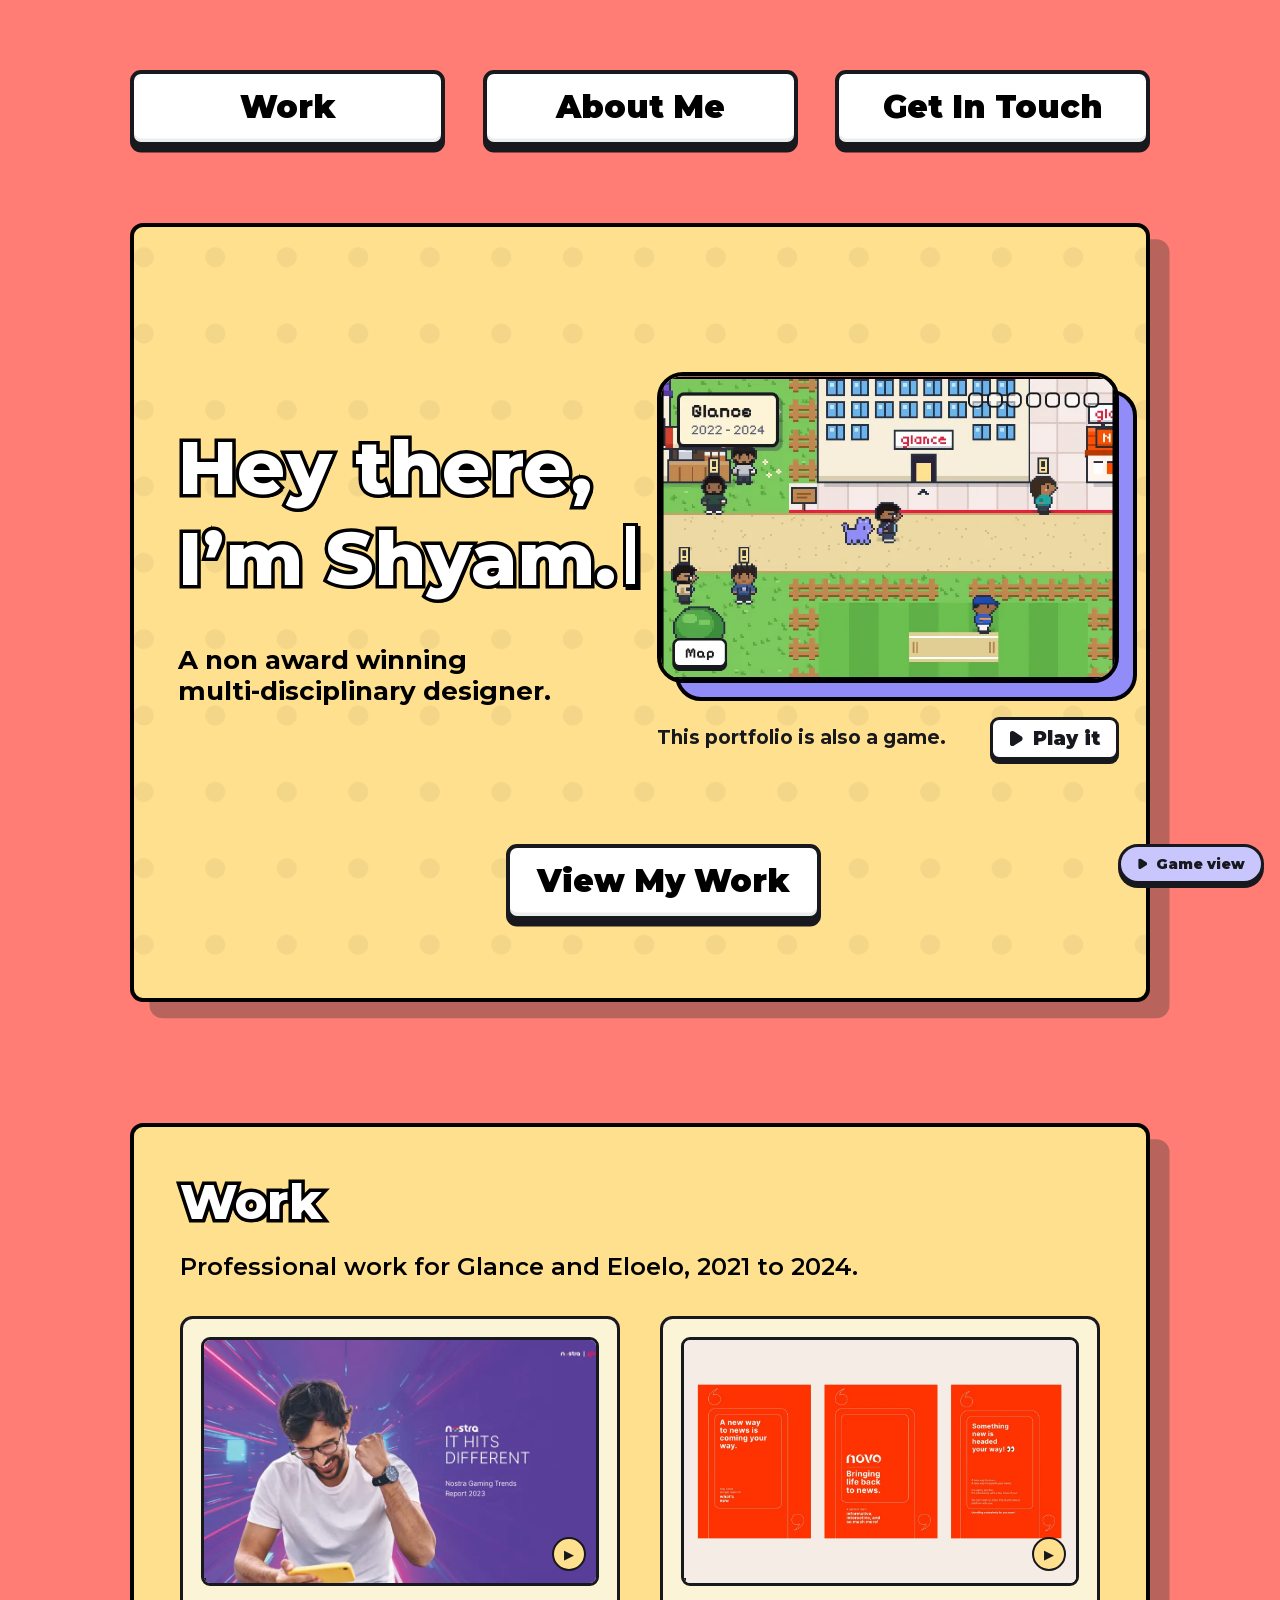
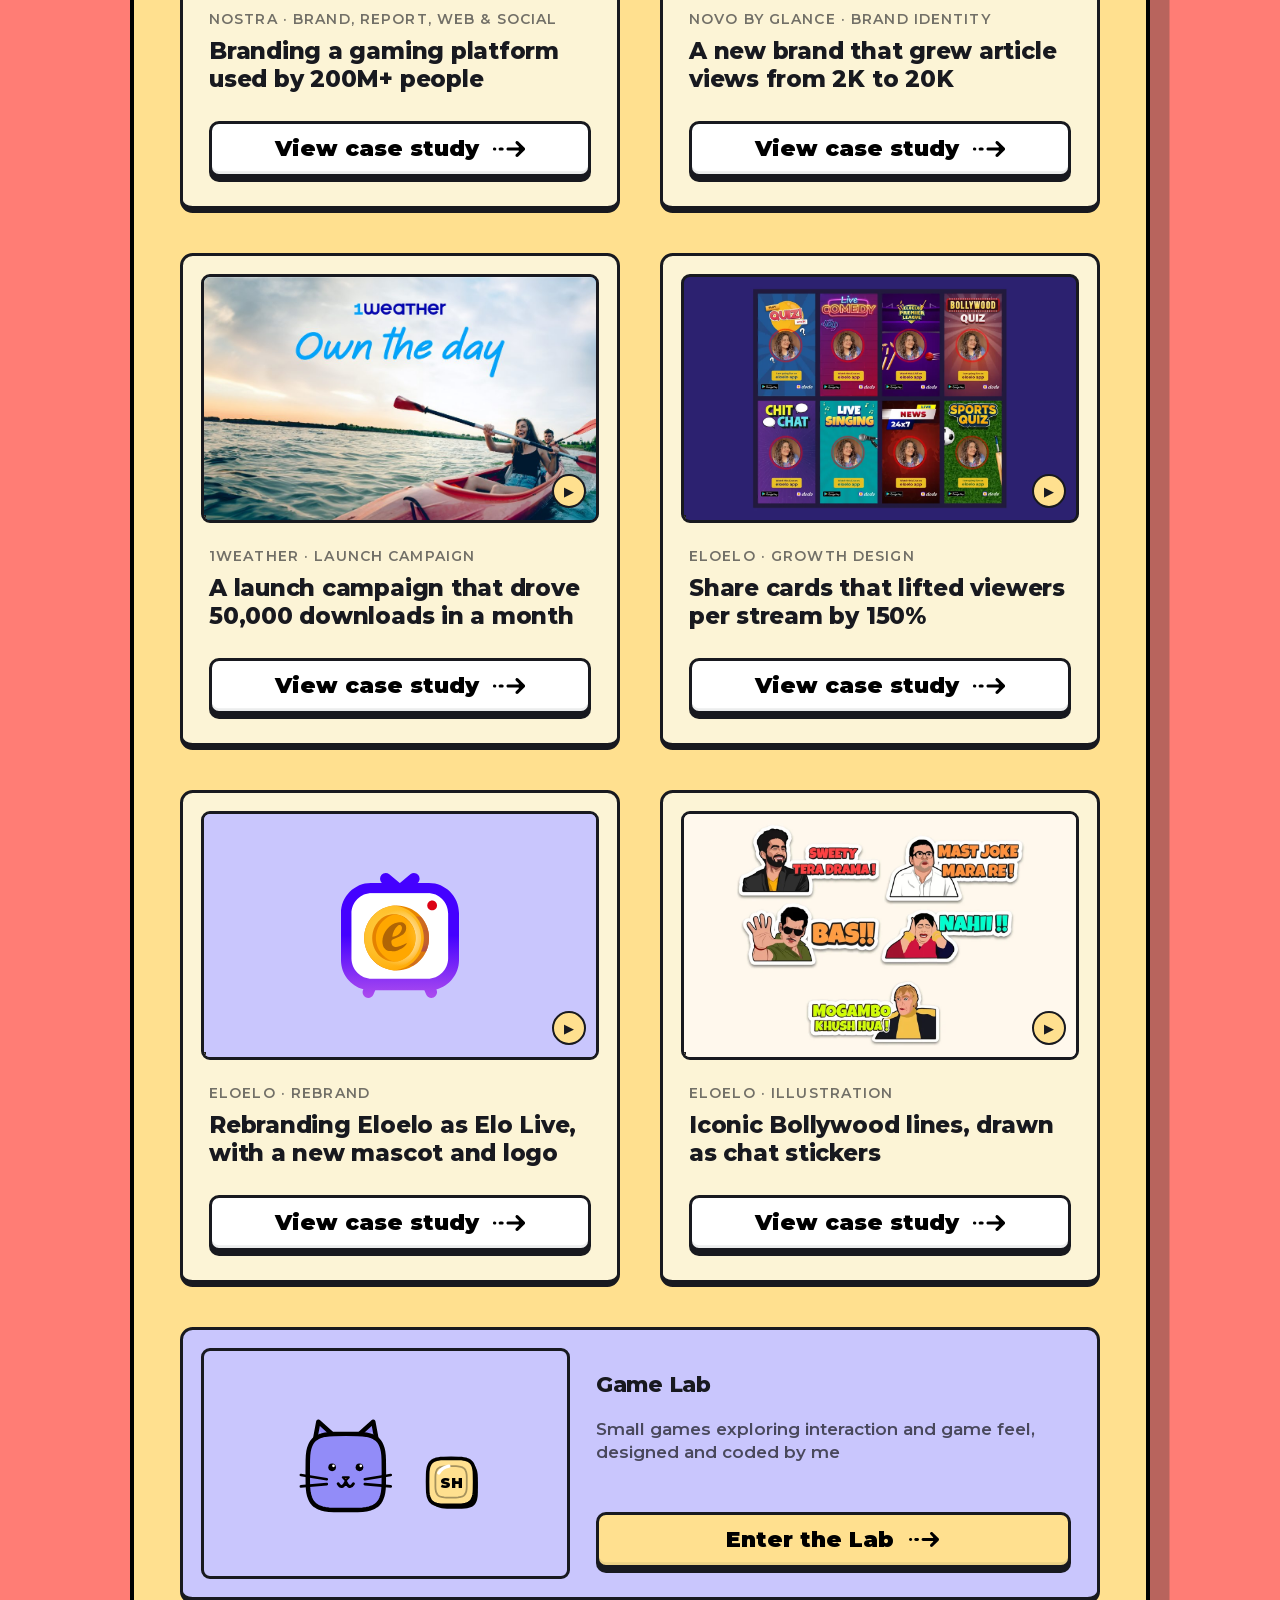
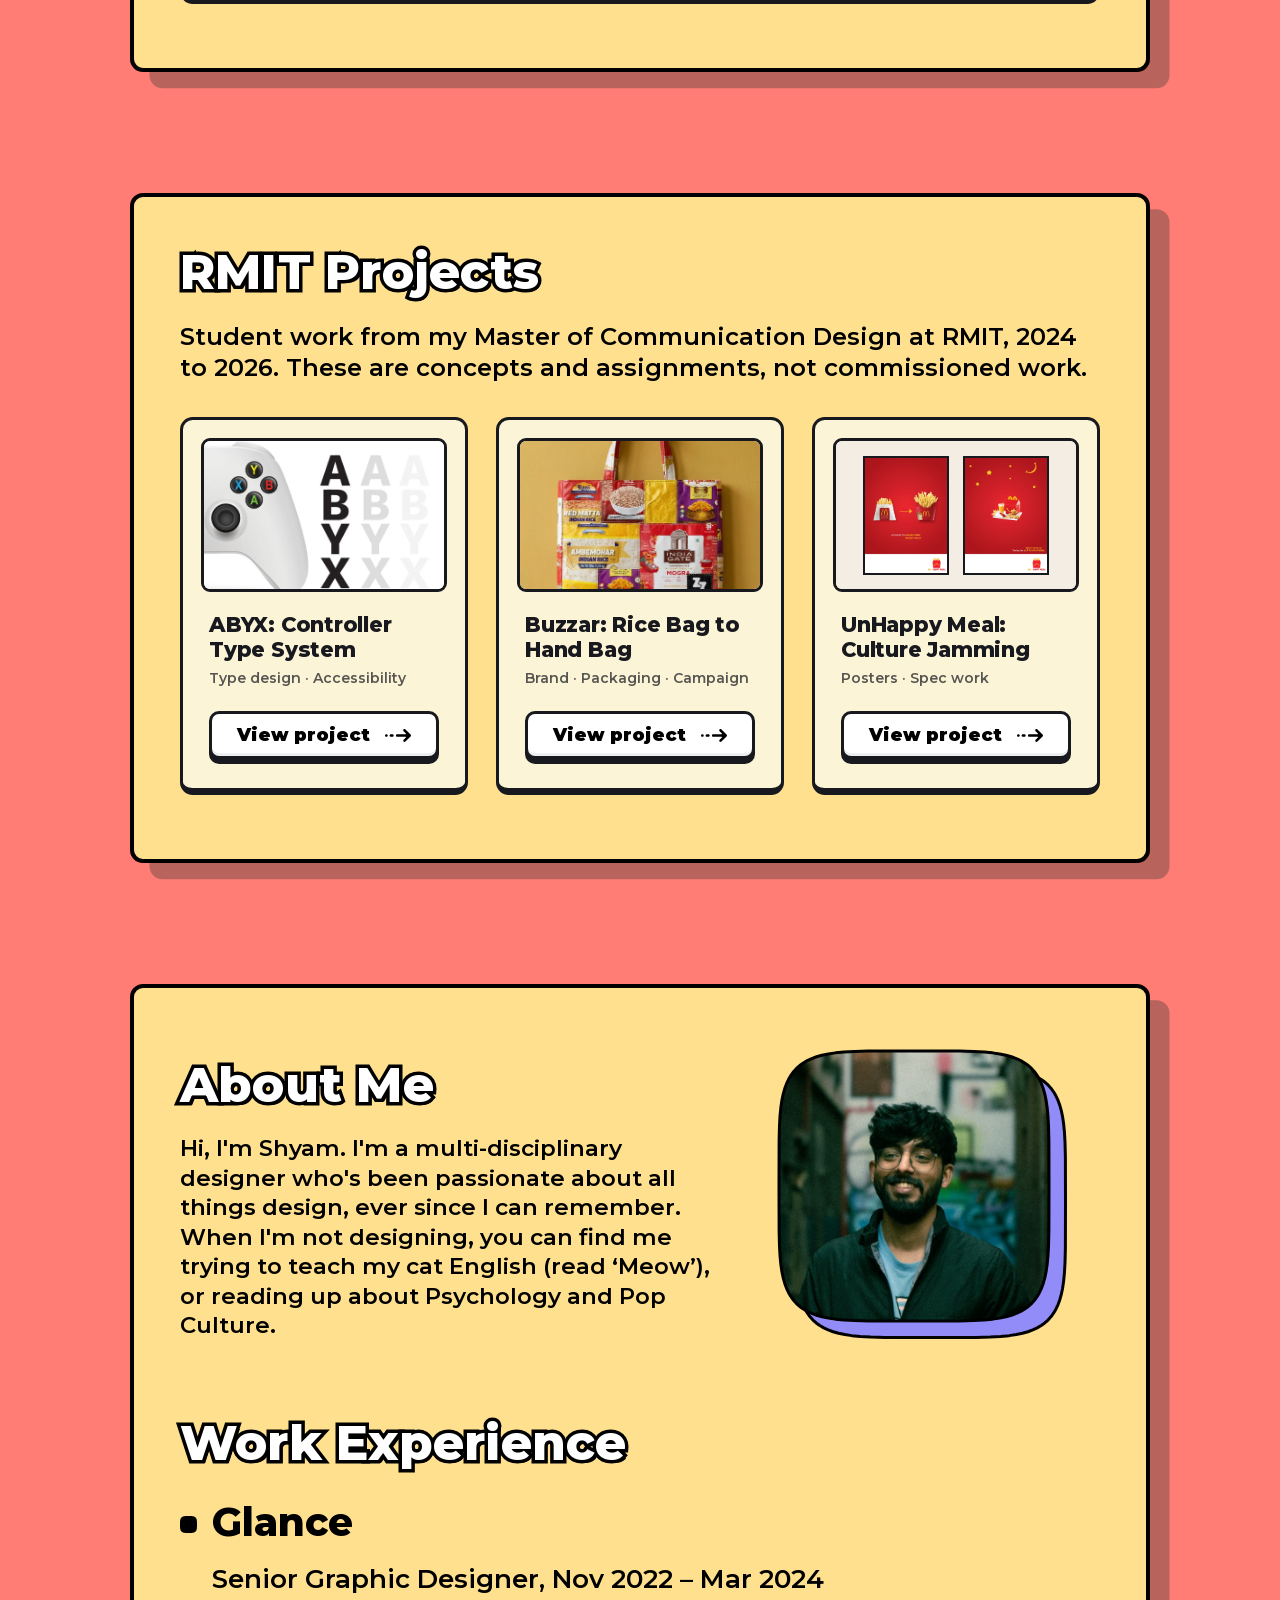
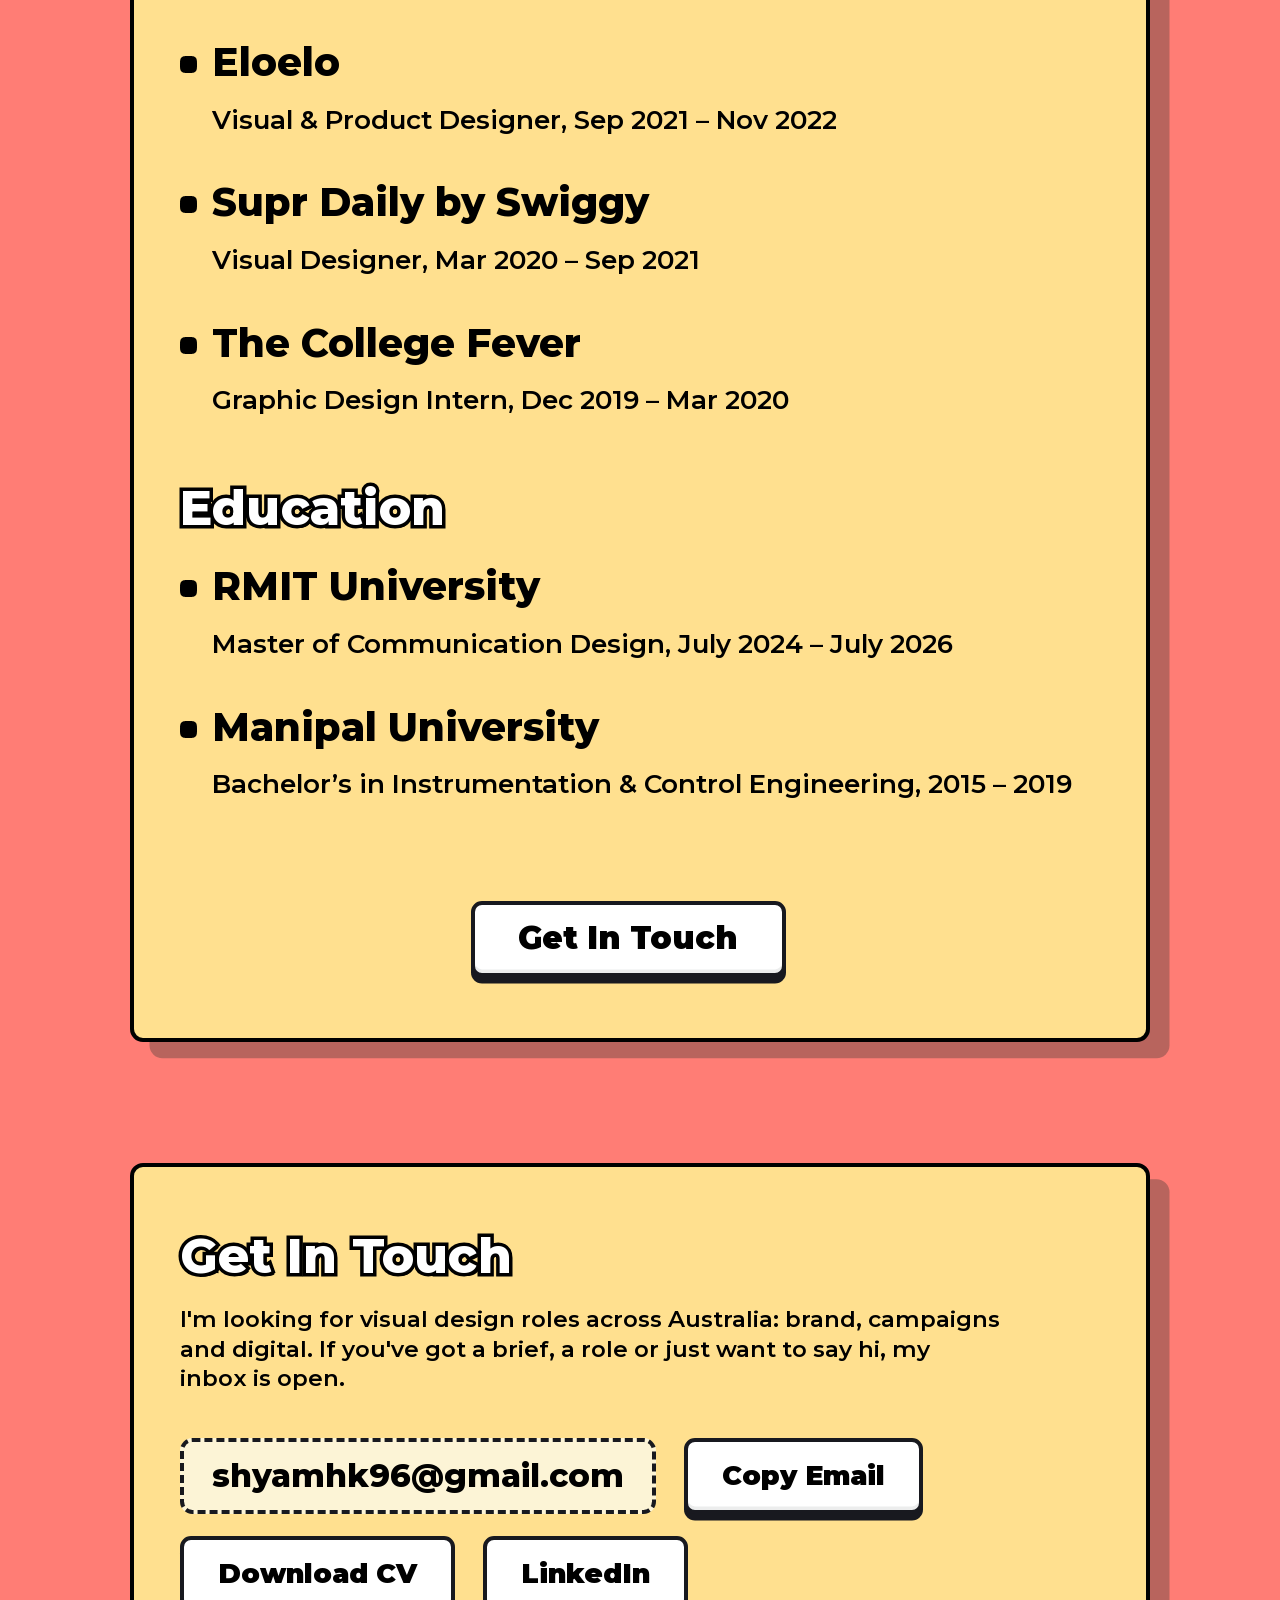
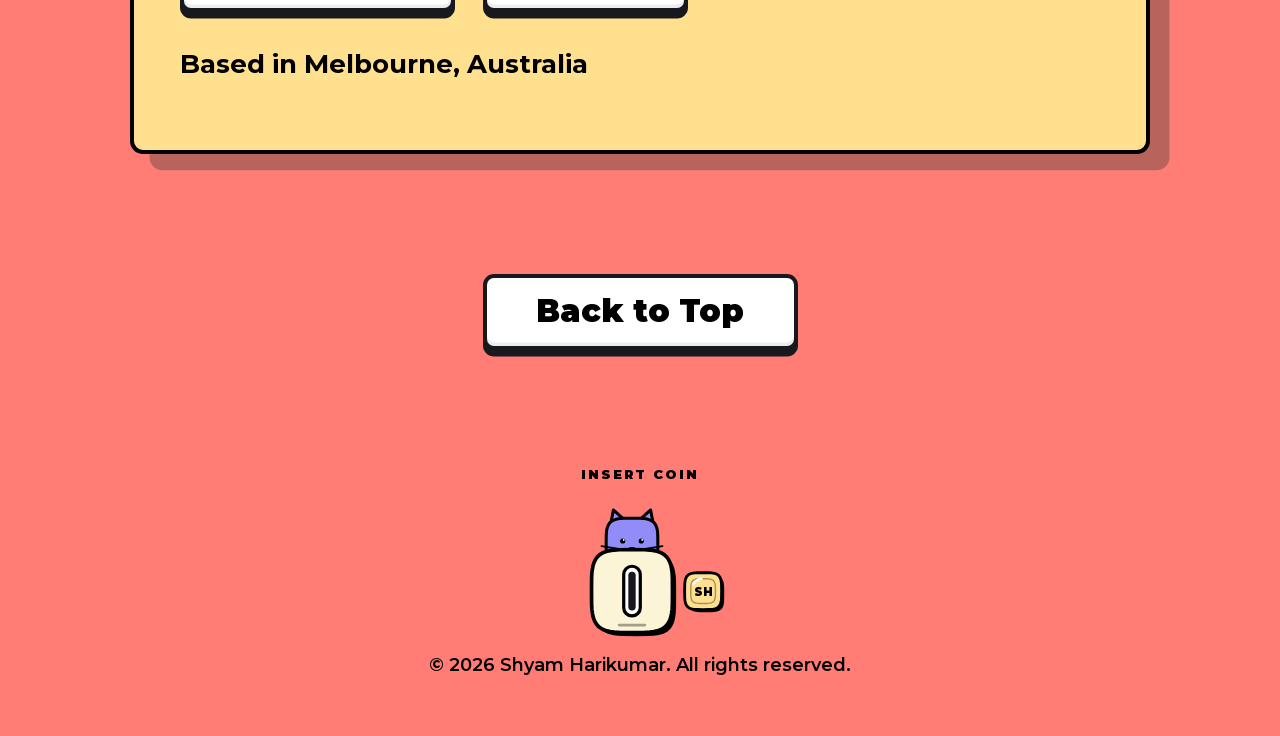
<file: index.html>
<!doctype html>
<html lang="en">
<head>
  <meta charset="utf-8">
  <meta name="viewport" content="width=device-width, initial-scale=1">
  <meta name="color-scheme" content="only light">
  <meta name="darkreader-lock">
  <title>Shyam Harikumar · Portfolio</title>
  <meta property="og:type" content="website">
  <meta property="og:url" content="https://shyamhk-studio.github.io/shyamfolio/">
  <meta property="og:title" content="Shyam Harikumar · Portfolio">
  <meta property="og:description" content="Visual designer in Melbourne. Brand identity, campaigns, reports and digital design.">
  <meta property="og:image" content="https://shyamhk-studio.github.io/shyamfolio/assets/share.png">
  <meta property="og:image:width" content="1200">
  <meta property="og:image:height" content="630">
  <meta name="twitter:card" content="summary_large_image">
  <meta name="description" content="Shyam Harikumar is a multi-disciplinary visual designer based in Melbourne. Brand identity, campaigns and digital design.">
  <link rel="preload" href="fonts/montserrat-latin.woff2" as="font" type="font/woff2" crossorigin>
  <link rel="icon" type="image/png" href="assets/favicon.png">
  <link rel="apple-touch-icon" href="assets/apple-touch-icon.png">
  <link rel="stylesheet" href="styles.css">
</head>
<body id="top">
  <a class="skip" href="#main">Skip to content</a>
  <a class="view-toggle" href="play.html"><span class="ico ico--right" aria-hidden="true"></span> Game view</a>

  <nav class="nav" aria-label="Main">
    <a class="btn" href="#work">Work</a>
    <a class="btn" href="#about">About Me</a>
    <a class="btn" href="#contact">Get In Touch</a>
  </nav>

  <main id="main" class="stack">

    <section class="card hero" aria-labelledby="hero-title">
      <div class="hero__text">
        <h1 id="hero-title" class="hero__title outlined"><span>Hey there,</span><span>I’m Shyam.</span></h1>
        <p class="hero__sub">A non award winning<br>multi-disciplinary designer.</p>
      </div>
      <a class="hero__game" href="play.html" aria-label="Play Design Quest: this portfolio as a pixel-art RPG">
        <span class="hero__game-screen">
          <video class="hero__game-video" src="assets/quest-preview.mp4" poster="assets/quest-preview.webp" width="720" height="480" muted loop playsinline preload="metadata" aria-hidden="true"></video>
        </span>
        <span class="hero__game-cap">
          <span class="hero__game-text">This portfolio is also a game.</span>
          <span class="hero__game-go"><span class="ico ico--right" aria-hidden="true"></span> Play it</span>
        </span>
      </a>
      <a class="btn hero__cta" href="#work">View My Work</a>
      <span class="peek-cat" id="peek-cat" aria-hidden="true"><span class="peek-cat__bubble">Meow!</span><svg class="peek-cat__svg" viewBox="0 0 100 100" aria-hidden="true"><path d="M18.7 49.5 L25.5 13.1 L45.9 31.5 Z" fill="#928cf8" stroke="#000" stroke-width="4" stroke-linejoin="round"/><path d="M24.8 39.3 L26.9 22.3 L37.8 31.5 Z" fill="#c9c6fd"/><path d="M81.3 49.5 L74.5 13.1 L54.1 31.5 Z" fill="#928cf8" stroke="#000" stroke-width="4" stroke-linejoin="round"/><path d="M75.2 39.3 L73.1 22.3 L62.2 31.5 Z" fill="#c9c6fd"/><path d="M84.0 58.0 L83.9 68.6 L83.7 73.0 L83.3 76.3 L82.7 79.0 L81.9 81.3 L81.0 83.3 L79.9 85.1 L78.6 86.6 L77.1 87.9 L75.3 89.0 L73.3 89.9 L71.0 90.7 L68.3 91.3 L65.0 91.7 L60.6 91.9 L50.0 92.0 L39.4 91.9 L35.0 91.7 L31.7 91.3 L29.0 90.7 L26.7 89.9 L24.7 89.0 L22.9 87.9 L21.4 86.6 L20.1 85.1 L19.0 83.3 L18.1 81.3 L17.3 79.0 L16.7 76.3 L16.3 73.0 L16.1 68.6 L16.0 58.0 L16.1 47.4 L16.3 43.0 L16.7 39.7 L17.3 37.0 L18.1 34.7 L19.0 32.7 L20.1 30.9 L21.4 29.4 L22.9 28.1 L24.7 27.0 L26.7 26.1 L29.0 25.3 L31.7 24.7 L35.0 24.3 L39.4 24.1 L50.0 24.0 L60.6 24.1 L65.0 24.3 L68.3 24.7 L71.0 25.3 L73.3 26.1 L75.3 27.0 L77.1 28.1 L78.6 29.4 L79.9 30.9 L81.0 32.7 L81.9 34.7 L82.7 37.0 L83.3 39.7 L83.7 43.0 L83.9 47.4 Z" fill="#928cf8" stroke="#000" stroke-width="4" stroke-linejoin="round"/><g class="cat-eyes-open"><circle cx="37.8" cy="53.9" r="3.4"/><circle cx="39.0" cy="52.5" r="1.2" fill="#fff"/><circle cx="62.2" cy="53.9" r="3.4"/><circle cx="63.4" cy="52.5" r="1.2" fill="#fff"/></g><g class="cat-eyes-happy"><path d="M33.0 56.3 L37.8 51.7 L42.6 56.3" fill="none" stroke="#000" stroke-width="2.8" stroke-linecap="round" stroke-linejoin="round"/><path d="M57.4 56.3 L62.2 51.7 L67.0 56.3" fill="none" stroke="#000" stroke-width="2.8" stroke-linecap="round" stroke-linejoin="round"/></g><path d="M47.3 62.8 L52.7 62.8 L50.0 65.8 Z" fill="#ff7d75" stroke="#000" stroke-width="1.8" stroke-linejoin="round"/><path d="M43.2 68.5 Q46.6 74.3 50.0 66.8 Q53.4 74.3 56.8 68.5" stroke="#000" stroke-width="2.6" stroke-linecap="round" fill="none"/><path d="M33.0 64.5 L9.9 60.7 M33.0 68.9 L9.9 70.9" stroke="#000" stroke-width="2.4" stroke-linecap="round" fill="none"/><path d="M67.0 64.5 L90.1 60.7 M67.0 68.9 L90.1 70.9" stroke="#000" stroke-width="2.4" stroke-linecap="round" fill="none"/></svg></span>
    </section>

    <section id="work" class="card work" aria-labelledby="work-title">
      <h2 id="work-title" class="section-title outlined work__title">Work</h2>
      <p class="work__lead">Professional work for Glance and Eloelo, 2021 to 2024.</p>
      <div class="pgrid">
      <a class="pcard pcard--hook" href="nostra.html">
        <span class="pcard__cover reel" data-reel aria-label="Nostra work: report, brand book, website and social"><img class="reel__f" src="assets/nostra-report-1.webp" alt="Nostra Gaming Trends Report cover" decoding="async"><span class="reel__f reel__f--art reel__f--logo" data-dur="3400" style="background:#fff"><img class="reel__anim" src="assets/anim-nostra.svg" alt="Nostra logo animation" style="width:62%"></span><img class="reel__f" src="assets/nostra-bb-10.webp" alt="Nostra brand book: logo story" loading="lazy" decoding="async"><img class="reel__f" src="assets/nostra-report-12.webp" alt="Report page: who plays on Nostra" loading="lazy" decoding="async"><img class="reel__f" src="assets/nostra-report-30.webp" alt="Report page: the Nostra power rankings" loading="lazy" decoding="async"><img class="reel__f" src="assets/nostra-web-1.webp" alt="Nostra website screens" loading="lazy" decoding="async"><img class="reel__f" src="assets/nostra-soc-tokyo.webp" alt="Nostra social posts" loading="lazy" decoding="async"><span class="reel__bar" aria-hidden="true"></span><span class="reel__hint" aria-hidden="true">&#9654;</span></span>
        <span class="pcard__body">
          <span class="pcard__kicker">Nostra · Brand, report, web &amp; social</span>
          <span class="pcard__title">Branding a gaming platform used by 200M+&nbsp;people</span>
          <span class="pcard__go">View case study <span class="ico-arrow" aria-hidden="true"></span></span>
        </span>
      </a>
      <a class="pcard pcard--hook" href="novo.html">
        <span class="pcard__cover reel reel--video" data-reel aria-label="Novo launch posters and logo animation"><img class="reel__f" src="assets/cover-novo.webp" alt="Novo launch posters and mailer" decoding="async"><video class="reel__f reel__video" src="assets/novo-anim.mp4" muted playsinline preload="none" aria-hidden="true"></video><span class="reel__bar" aria-hidden="true"></span><span class="reel__hint" aria-hidden="true">&#9654;</span></span>
        <span class="pcard__body">
          <span class="pcard__kicker">Novo by Glance · Brand identity</span>
          <span class="pcard__title">A new brand that grew article views from 2K&nbsp;to&nbsp;20K</span>
          <span class="pcard__go">View case study <span class="ico-arrow" aria-hidden="true"></span></span>
        </span>
      </a>
      <a class="pcard pcard--hook" href="oneweather.html">
        <span class="pcard__cover reel reel--sky" data-reel aria-label="1Weather key visuals"><img class="reel__f" src="assets/1w-wall-05.jpg" alt="Own the day: kayaking" decoding="async"><span class="reel__f reel__f--art reel__f--logo" data-dur="3400" style="background:#e6f5ff"><img class="reel__anim" src="assets/anim-1w.svg" alt="1Weather logo animation" style="width:64%"></span><img class="reel__f" src="assets/1w-wall-03.jpg" alt="Own the day: snowboarding" loading="lazy" decoding="async"><img class="reel__f" src="assets/1w-wall-04.jpg" alt="Own the day: beach" loading="lazy" decoding="async"><img class="reel__f" src="assets/1w-wall-07.jpg" alt="Own the day: camping" loading="lazy" decoding="async"><img class="reel__f reel__f--fit" src="assets/1w-poster-03.jpg" alt="Poster: Leave office at 5" loading="lazy" decoding="async"><span class="reel__bar" aria-hidden="true"></span><span class="reel__hint" aria-hidden="true">&#9654;</span></span>
        <span class="pcard__body">
          <span class="pcard__kicker">1Weather · Launch campaign</span>
          <span class="pcard__title">A launch campaign that drove 50,000 downloads in a&nbsp;month</span>
          <span class="pcard__go">View case study <span class="ico-arrow" aria-hidden="true"></span></span>
        </span>
      </a>
      <a class="pcard pcard--hook" href="eloelo-cards.html">
        <span class="pcard__cover reel reel--purple" data-reel aria-label="Eloelo share cards"><img class="reel__f" src="assets/cover-cards.webp" alt="All eight share cards" decoding="async"><img class="reel__f reel__f--fit" src="assets/elo-card-quiz.webp" alt="Share card: quiz" loading="lazy" decoding="async"><img class="reel__f reel__f--fit" src="assets/elo-card-comedy.webp" alt="Share card: comedy" loading="lazy" decoding="async"><img class="reel__f reel__f--fit" src="assets/elo-card-singing.webp" alt="Share card: singing" loading="lazy" decoding="async"><img class="reel__f reel__f--fit" src="assets/elo-card-premier-league.webp" alt="Share card: premier league" loading="lazy" decoding="async"><img class="reel__f reel__f--fit" src="assets/elo-card-bollywood-quiz.webp" alt="Share card: bollywood quiz" loading="lazy" decoding="async"><img class="reel__f reel__f--fit" src="assets/elo-card-news.webp" alt="Share card: news" loading="lazy" decoding="async"><img class="reel__f reel__f--fit" src="assets/elo-card-chit-chat.webp" alt="Share card: chit chat" loading="lazy" decoding="async"><img class="reel__f reel__f--fit" src="assets/elo-card-sports-quiz.webp" alt="Share card: sports quiz" loading="lazy" decoding="async"><span class="reel__bar" aria-hidden="true"></span><span class="reel__hint" aria-hidden="true">&#9654;</span></span>
        <span class="pcard__body">
          <span class="pcard__kicker">Eloelo · Growth design</span>
          <span class="pcard__title">Share cards that lifted viewers per stream by&nbsp;150%</span>
          <span class="pcard__go">View case study <span class="ico-arrow" aria-hidden="true"></span></span>
        </span>
      </a>
      <a class="pcard pcard--hook" href="eloelo.html">
        <span class="pcard__cover reel reel--lilac" data-reel aria-label="Eloelo to Elo Live rebrand"><span class="reel__f reel__f--art"><img src="assets/eloelo-logo.svg" alt="Old Eloelo icon" style="width:30%"></span><span class="reel__f reel__f--art"><img src="assets/eloelo-logo.svg" alt="" style="width:24%;opacity:.35"><img src="assets/arrow.svg" alt="" style="width:12%"><img src="assets/elo-mascot.svg" alt="New mascot icon" style="width:28%"></span><span class="reel__f reel__f--art reel__f--logo" data-dur="3400" style="background:#ffc500"><img class="reel__anim" src="assets/anim-elolive.svg" alt="Elo Live logo animation" style="width:76%"></span><span class="reel__f reel__f--art reel__f--white"><img src="assets/elo-variants.svg" alt="Elo Live logo variants" style="width:80%"></span><span class="reel__bar" aria-hidden="true"></span><span class="reel__hint" aria-hidden="true">&#9654;</span></span>
        <span class="pcard__body">
          <span class="pcard__kicker">Eloelo · Rebrand</span>
          <span class="pcard__title">Rebranding Eloelo as Elo&nbsp;Live, with a new mascot and&nbsp;logo</span>
          <span class="pcard__go">View case study <span class="ico-arrow" aria-hidden="true"></span></span>
        </span>
      </a>
      <a class="pcard pcard--hook" href="eloelo-stickers.html">
        <span class="pcard__cover reel reel--cream" data-reel aria-label="Eloelo Bollywood stickers"><img class="reel__f" src="assets/cover-stickers.webp" alt="Five Bollywood stickers" decoding="async"><img class="reel__f reel__f--fit reel__f--pop" src="assets/elo-sticker-bas.webp" alt="Sticker bas" loading="lazy" decoding="async"><img class="reel__f reel__f--fit reel__f--pop" src="assets/elo-sticker-mogambo.webp" alt="Sticker mogambo" loading="lazy" decoding="async"><img class="reel__f reel__f--fit reel__f--pop" src="assets/elo-sticker-sweety.webp" alt="Sticker sweety" loading="lazy" decoding="async"><img class="reel__f reel__f--fit reel__f--pop" src="assets/elo-sticker-nahii.webp" alt="Sticker nahii" loading="lazy" decoding="async"><img class="reel__f reel__f--fit reel__f--pop" src="assets/elo-sticker-babu-rao.webp" alt="Sticker babu-rao" loading="lazy" decoding="async"><span class="reel__bar" aria-hidden="true"></span><span class="reel__hint" aria-hidden="true">&#9654;</span></span>
        <span class="pcard__body">
          <span class="pcard__kicker">Eloelo · Illustration</span>
          <span class="pcard__title">Iconic Bollywood lines, drawn as chat&nbsp;stickers</span>
          <span class="pcard__go">View case study <span class="ico-arrow" aria-hidden="true"></span></span>
        </span>
      </a>
      <a class="pcard pcard--lab" href="lab.html">
        <span class="pcard__cover pcard__cover--lab"><div class="art-lab"><svg class="lab-cat" viewBox="0 0 100 100" aria-hidden="true"><path d="M18.7 49.5 L25.5 13.1 L45.9 31.5 Z" fill="#928cf8" stroke="#000" stroke-width="4" stroke-linejoin="round"/><path d="M24.8 39.3 L26.9 22.3 L37.8 31.5 Z" fill="#c9c6fd"/><path d="M81.3 49.5 L74.5 13.1 L54.1 31.5 Z" fill="#928cf8" stroke="#000" stroke-width="4" stroke-linejoin="round"/><path d="M75.2 39.3 L73.1 22.3 L62.2 31.5 Z" fill="#c9c6fd"/><path d="M84.0 58.0 L83.9 68.6 L83.7 73.0 L83.3 76.3 L82.7 79.0 L81.9 81.3 L81.0 83.3 L79.9 85.1 L78.6 86.6 L77.1 87.9 L75.3 89.0 L73.3 89.9 L71.0 90.7 L68.3 91.3 L65.0 91.7 L60.6 91.9 L50.0 92.0 L39.4 91.9 L35.0 91.7 L31.7 91.3 L29.0 90.7 L26.7 89.9 L24.7 89.0 L22.9 87.9 L21.4 86.6 L20.1 85.1 L19.0 83.3 L18.1 81.3 L17.3 79.0 L16.7 76.3 L16.3 73.0 L16.1 68.6 L16.0 58.0 L16.1 47.4 L16.3 43.0 L16.7 39.7 L17.3 37.0 L18.1 34.7 L19.0 32.7 L20.1 30.9 L21.4 29.4 L22.9 28.1 L24.7 27.0 L26.7 26.1 L29.0 25.3 L31.7 24.7 L35.0 24.3 L39.4 24.1 L50.0 24.0 L60.6 24.1 L65.0 24.3 L68.3 24.7 L71.0 25.3 L73.3 26.1 L75.3 27.0 L77.1 28.1 L78.6 29.4 L79.9 30.9 L81.0 32.7 L81.9 34.7 L82.7 37.0 L83.3 39.7 L83.7 43.0 L83.9 47.4 Z" fill="#928cf8" stroke="#000" stroke-width="4" stroke-linejoin="round"/><g class="cat-eyes-open"><circle cx="37.8" cy="53.9" r="3.4"/><circle cx="39.0" cy="52.5" r="1.2" fill="#fff"/><circle cx="62.2" cy="53.9" r="3.4"/><circle cx="63.4" cy="52.5" r="1.2" fill="#fff"/></g><g class="cat-eyes-happy"><path d="M33.0 56.3 L37.8 51.7 L42.6 56.3" fill="none" stroke="#000" stroke-width="2.8" stroke-linecap="round" stroke-linejoin="round"/><path d="M57.4 56.3 L62.2 51.7 L67.0 56.3" fill="none" stroke="#000" stroke-width="2.8" stroke-linecap="round" stroke-linejoin="round"/></g><path d="M47.3 62.8 L52.7 62.8 L50.0 65.8 Z" fill="#ff7d75" stroke="#000" stroke-width="1.8" stroke-linejoin="round"/><path d="M43.2 68.5 Q46.6 74.3 50.0 66.8 Q53.4 74.3 56.8 68.5" stroke="#000" stroke-width="2.6" stroke-linecap="round" fill="none"/><path d="M33.0 64.5 L9.9 60.7 M33.0 68.9 L9.9 70.9" stroke="#000" stroke-width="2.4" stroke-linecap="round" fill="none"/><path d="M67.0 64.5 L90.1 60.7 M67.0 68.9 L90.1 70.9" stroke="#000" stroke-width="2.4" stroke-linecap="round" fill="none"/></svg><svg class="lab-coin" viewBox="0 0 50 50" aria-hidden="true"><path d="M48.0 27.0 L47.9 33.6 L47.8 36.3 L47.5 38.3 L47.2 40.0 L46.7 41.4 L46.1 42.7 L45.5 43.7 L44.7 44.7 L43.7 45.5 L42.7 46.1 L41.4 46.7 L40.0 47.2 L38.3 47.5 L36.3 47.8 L33.6 47.9 L27.0 48.0 L20.4 47.9 L17.7 47.8 L15.7 47.5 L14.0 47.2 L12.6 46.7 L11.3 46.1 L10.3 45.5 L9.3 44.7 L8.5 43.7 L7.9 42.7 L7.3 41.4 L6.8 40.0 L6.5 38.3 L6.2 36.3 L6.1 33.6 L6.0 27.0 L6.1 20.4 L6.2 17.7 L6.5 15.7 L6.8 14.0 L7.3 12.6 L7.9 11.3 L8.5 10.3 L9.3 9.3 L10.3 8.5 L11.3 7.9 L12.6 7.3 L14.0 6.8 L15.7 6.5 L17.7 6.2 L20.4 6.1 L27.0 6.0 L33.6 6.1 L36.3 6.2 L38.3 6.5 L40.0 6.8 L41.4 7.3 L42.7 7.9 L43.7 8.5 L44.7 9.3 L45.5 10.3 L46.1 11.3 L46.7 12.6 L47.2 14.0 L47.5 15.7 L47.8 17.7 L47.9 20.4 Z" fill="#000"/><path d="M45.0 24.0 L44.9 30.6 L44.8 33.3 L44.5 35.3 L44.2 37.0 L43.7 38.4 L43.1 39.7 L42.5 40.7 L41.7 41.7 L40.7 42.5 L39.7 43.1 L38.4 43.7 L37.0 44.2 L35.3 44.5 L33.3 44.8 L30.6 44.9 L24.0 45.0 L17.4 44.9 L14.7 44.8 L12.7 44.5 L11.0 44.2 L9.6 43.7 L8.3 43.1 L7.3 42.5 L6.3 41.7 L5.5 40.7 L4.9 39.7 L4.3 38.4 L3.8 37.0 L3.5 35.3 L3.2 33.3 L3.1 30.6 L3.0 24.0 L3.1 17.4 L3.2 14.7 L3.5 12.7 L3.8 11.0 L4.3 9.6 L4.9 8.3 L5.5 7.3 L6.3 6.3 L7.3 5.5 L8.3 4.9 L9.6 4.3 L11.0 3.8 L12.7 3.5 L14.7 3.2 L17.4 3.1 L24.0 3.0 L30.6 3.1 L33.3 3.2 L35.3 3.5 L37.0 3.8 L38.4 4.3 L39.7 4.9 L40.7 5.5 L41.7 6.3 L42.5 7.3 L43.1 8.3 L43.7 9.6 L44.2 11.0 L44.5 12.7 L44.8 14.7 L44.9 17.4 Z" fill="#ffe08f" stroke="#000" stroke-width="3.2" stroke-linejoin="round"/><path d="M38.0 24.0 L38.0 28.4 L37.9 30.2 L37.7 31.5 L37.5 32.7 L37.1 33.6 L36.8 34.4 L36.3 35.2 L35.8 35.8 L35.2 36.3 L34.4 36.8 L33.6 37.1 L32.7 37.5 L31.5 37.7 L30.2 37.9 L28.4 38.0 L24.0 38.0 L19.6 38.0 L17.8 37.9 L16.5 37.7 L15.3 37.5 L14.4 37.1 L13.6 36.8 L12.8 36.3 L12.2 35.8 L11.7 35.2 L11.2 34.4 L10.9 33.6 L10.5 32.7 L10.3 31.5 L10.1 30.2 L10.0 28.4 L10.0 24.0 L10.0 19.6 L10.1 17.8 L10.3 16.5 L10.5 15.3 L10.9 14.4 L11.2 13.6 L11.7 12.8 L12.2 12.2 L12.8 11.7 L13.6 11.2 L14.4 10.9 L15.3 10.5 L16.5 10.3 L17.8 10.1 L19.6 10.0 L24.0 10.0 L28.4 10.0 L30.2 10.1 L31.5 10.3 L32.7 10.5 L33.6 10.9 L34.4 11.2 L35.2 11.7 L35.8 12.2 L36.3 12.8 L36.8 13.6 L37.1 14.4 L37.5 15.3 L37.7 16.5 L37.9 17.8 L38.0 19.6 Z" fill="none" stroke="#000" stroke-width="1.6" opacity=".35"/><path d="M13 16 q3 -5 9 -6" stroke="#fff" stroke-width="3" stroke-linecap="round" fill="none"/><text x="24" y="25" text-anchor="middle" dominant-baseline="central" font-family="Montserrat, sans-serif" font-weight="900" font-size="13" fill="#000">SH</text></svg></div></span>
        <span class="pcard__body">
          <span class="pcard__title">Game Lab</span>
          <span class="pcard__tags">Small games exploring interaction and game feel, designed and coded by me</span>
          <span class="pcard__go">Enter the Lab <span class="ico-arrow" aria-hidden="true"></span></span>
        </span>
      </a>
      </div>
    </section>

    <section id="rmit" class="card work work--rmit" aria-labelledby="rmit-title">
      <h2 id="rmit-title" class="section-title outlined work__title">RMIT Projects</h2>
      <p class="work__lead">Student work from my Master of Communication Design at RMIT, 2024 to 2026. These are concepts and assignments, not commissioned work.</p>
      <div class="pgrid pgrid--3">
      <a class="pcard" href="abyx.html">
        <span class="pcard__cover"><img src="assets/abyx-cover.webp" alt="A game controller beside the letters A, B, Y and X" loading="lazy"></span>
        <span class="pcard__body">
          <span class="pcard__title">ABYX: Controller Type System</span>
          <span class="pcard__tags">Type design · Accessibility</span>
          <span class="pcard__go">View project <span class="ico-arrow" aria-hidden="true"></span></span>
        </span>
      </a>
      <a class="pcard" href="buzzar.html">
        <span class="pcard__cover"><img src="assets/buzzar-tote.webp" alt="A tote bag made from Indian rice bag graphics" loading="lazy"></span>
        <span class="pcard__body">
          <span class="pcard__title">Buzzar: Rice Bag to Hand Bag</span>
          <span class="pcard__tags">Brand · Packaging · Campaign</span>
          <span class="pcard__go">View project <span class="ico-arrow" aria-hidden="true"></span></span>
        </span>
      </a>
      <a class="pcard" href="unhappy-meal.html">
        <span class="pcard__cover"><span class="pcard__duo"><img src="assets/uhm-5.webp" alt="Poster: a small pack of fries, an arrow, and a large pack of fries" loading="lazy"><img src="assets/uhm-3.webp" alt="Poster: a meal box under a moon and stars" loading="lazy"></span></span>
        <span class="pcard__body">
          <span class="pcard__title">UnHappy Meal: Culture Jamming</span>
          <span class="pcard__tags">Posters · Spec work</span>
          <span class="pcard__go">View project <span class="ico-arrow" aria-hidden="true"></span></span>
        </span>
      </a>
      </div>
    </section>

    <section id="about" class="card about" aria-labelledby="about-title">
      <div class="about__intro">
        <div class="about__intro-text">
          <h2 id="about-title" class="section-title outlined">About Me</h2>
          <p class="about__bio">Hi, I'm Shyam. I'm a multi-disciplinary designer who's been passionate about all things design, ever since I can remember. When I'm not designing, you can find me trying to teach my cat English (read ‘Meow’), or reading up about Psychology and Pop Culture.</p>
        </div>
        <svg class="hero__photo about__photo" viewBox="0 0 400 400" role="img" aria-labelledby="hero-photo-alt">
          <title id="hero-photo-alt">Shyam smiling in a graffiti-lined laneway</title>
          <defs>
            <path id="sq-shape" d="M364.00 184.00 L363.85 244.47 L363.38 263.72 L362.61 277.62 L361.52 288.83 L360.12 298.32 L358.39 306.58 L356.33 313.88 L353.94 320.41 L351.19 326.29 L348.08 331.59 L344.59 336.38 L340.70 340.70 L336.38 344.59 L331.59 348.08 L326.29 351.19 L320.41 353.94 L313.88 356.33 L306.58 358.39 L298.32 360.12 L288.83 361.52 L277.62 362.61 L263.72 363.38 L244.47 363.85 L184.00 364.00 L123.53 363.85 L104.28 363.38 L90.38 362.61 L79.17 361.52 L69.68 360.12 L61.42 358.39 L54.12 356.33 L47.59 353.94 L41.71 351.19 L36.41 348.08 L31.62 344.59 L27.30 340.70 L23.41 336.38 L19.92 331.59 L16.81 326.29 L14.06 320.41 L11.67 313.88 L9.61 306.58 L7.88 298.32 L6.48 288.83 L5.39 277.62 L4.62 263.72 L4.15 244.47 L4.00 184.00 L4.15 123.53 L4.62 104.28 L5.39 90.38 L6.48 79.17 L7.88 69.68 L9.61 61.42 L11.67 54.12 L14.06 47.59 L16.81 41.71 L19.92 36.41 L23.41 31.62 L27.30 27.30 L31.62 23.41 L36.41 19.92 L41.71 16.81 L47.59 14.06 L54.12 11.67 L61.42 9.61 L69.68 7.88 L79.17 6.48 L90.38 5.39 L104.28 4.62 L123.53 4.15 L184.00 4.00 L244.47 4.15 L263.72 4.62 L277.62 5.39 L288.83 6.48 L298.32 7.88 L306.58 9.61 L313.88 11.67 L320.41 14.06 L326.29 16.81 L331.59 19.92 L336.38 23.41 L340.70 27.30 L344.59 31.62 L348.08 36.41 L351.19 41.71 L353.94 47.59 L356.33 54.12 L358.39 61.42 L360.12 69.68 L361.52 79.17 L362.61 90.38 L363.38 104.28 L363.85 123.53 Z"/>
            <clipPath id="sq-clip"><use href="#sq-shape"/></clipPath>
          </defs>
          <use class="hero__photo-back" href="#sq-shape" transform="translate(22 22)"/>
          <image href="assets/hero.jpg" x="-50" y="-88" width="468" height="585" clip-path="url(#sq-clip)" preserveAspectRatio="xMidYMid slice"/>
          <use class="hero__photo-edge" href="#sq-shape"/>
        </svg>
      </div>

      <h2 class="section-title outlined">Work Experience</h2>
      <ul class="timeline">
        <li><h3>Glance</h3><p>Senior Graphic Designer, Nov 2022 – Mar 2024</p></li>
        <li><h3>Eloelo</h3><p>Visual &amp; Product Designer, Sep 2021 – Nov 2022</p></li>
        <li><h3>Supr Daily by Swiggy</h3><p>Visual Designer, Mar 2020 – Sep 2021</p></li>
        <li><h3>The College Fever</h3><p>Graphic Design Intern, Dec 2019 – Mar 2020</p></li>
      </ul>

      <h2 class="section-title outlined">Education</h2>
      <ul class="timeline">
        <li><h3>RMIT University</h3><p>Master of Communication Design, July 2024 – July 2026</p></li>
        <li><h3>Manipal University</h3><p>Bachelor’s in Instrumentation &amp; Control Engineering, 2015 – 2019</p></li>
      </ul>

      <a class="btn about__cta" href="#contact">Get In Touch</a>
    </section>

    <section id="contact" class="card contact" aria-labelledby="contact-title">
      <h2 id="contact-title" class="section-title outlined">Get In Touch</h2>
      <p class="contact__lead">I'm looking for visual design roles across Australia: brand, campaigns and digital. If you've got a brief, a role or just want to say hi, my inbox is open.</p>
      <div class="contact__row">
        <span class="contact__email" id="email">shyamhk96@gmail.com</span>
        <button class="btn" type="button" id="copy-email">Copy Email</button>
      </div>
      <p class="contact__note" id="copy-status" role="status" aria-live="polite"></p>
      <div class="contact__row contact__links">
        <a class="btn" href="assets/Shyam-Harikumar-CV.pdf" download>Download CV</a>
        <a class="btn" href="https://www.linkedin.com/in/shyamharikumar060996" target="_blank" rel="noopener">LinkedIn</a>
      </div>
      <p class="contact__meta">Based in Melbourne, Australia</p>
    </section>

    <a class="btn to-top" href="#top">Back to Top</a>
  </main>

  <footer class="footer">
    <button class="coinslot" type="button" id="arcade-open" aria-label="Insert coin to play Squircle Runner, a mini game">
      <span class="coinslot__label" aria-hidden="true"><span class="coinslot__insert">Insert coin</span><span class="coinslot__credit">Credit 01</span></span>
      <span class="coinslot__machine" aria-hidden="true">
        <svg class="coinslot__cat" viewBox="0 0 100 100" aria-hidden="true"><path d="M18.7 49.5 L25.5 13.1 L45.9 31.5 Z" fill="#928cf8" stroke="#000" stroke-width="4" stroke-linejoin="round"/><path d="M24.8 39.3 L26.9 22.3 L37.8 31.5 Z" fill="#c9c6fd"/><path d="M81.3 49.5 L74.5 13.1 L54.1 31.5 Z" fill="#928cf8" stroke="#000" stroke-width="4" stroke-linejoin="round"/><path d="M75.2 39.3 L73.1 22.3 L62.2 31.5 Z" fill="#c9c6fd"/><path d="M84.0 58.0 L83.9 68.6 L83.7 73.0 L83.3 76.3 L82.7 79.0 L81.9 81.3 L81.0 83.3 L79.9 85.1 L78.6 86.6 L77.1 87.9 L75.3 89.0 L73.3 89.9 L71.0 90.7 L68.3 91.3 L65.0 91.7 L60.6 91.9 L50.0 92.0 L39.4 91.9 L35.0 91.7 L31.7 91.3 L29.0 90.7 L26.7 89.9 L24.7 89.0 L22.9 87.9 L21.4 86.6 L20.1 85.1 L19.0 83.3 L18.1 81.3 L17.3 79.0 L16.7 76.3 L16.3 73.0 L16.1 68.6 L16.0 58.0 L16.1 47.4 L16.3 43.0 L16.7 39.7 L17.3 37.0 L18.1 34.7 L19.0 32.7 L20.1 30.9 L21.4 29.4 L22.9 28.1 L24.7 27.0 L26.7 26.1 L29.0 25.3 L31.7 24.7 L35.0 24.3 L39.4 24.1 L50.0 24.0 L60.6 24.1 L65.0 24.3 L68.3 24.7 L71.0 25.3 L73.3 26.1 L75.3 27.0 L77.1 28.1 L78.6 29.4 L79.9 30.9 L81.0 32.7 L81.9 34.7 L82.7 37.0 L83.3 39.7 L83.7 43.0 L83.9 47.4 Z" fill="#928cf8" stroke="#000" stroke-width="4" stroke-linejoin="round"/><g class="cat-eyes-open"><circle cx="37.8" cy="53.9" r="3.4"/><circle cx="39.0" cy="52.5" r="1.2" fill="#fff"/><circle cx="62.2" cy="53.9" r="3.4"/><circle cx="63.4" cy="52.5" r="1.2" fill="#fff"/></g><g class="cat-eyes-happy"><path d="M33.0 56.3 L37.8 51.7 L42.6 56.3" fill="none" stroke="#000" stroke-width="2.8" stroke-linecap="round" stroke-linejoin="round"/><path d="M57.4 56.3 L62.2 51.7 L67.0 56.3" fill="none" stroke="#000" stroke-width="2.8" stroke-linecap="round" stroke-linejoin="round"/></g><path d="M47.3 62.8 L52.7 62.8 L50.0 65.8 Z" fill="#ff7d75" stroke="#000" stroke-width="1.8" stroke-linejoin="round"/><path d="M43.2 68.5 Q46.6 74.3 50.0 66.8 Q53.4 74.3 56.8 68.5" stroke="#000" stroke-width="2.6" stroke-linecap="round" fill="none"/><path d="M33.0 64.5 L9.9 60.7 M33.0 68.9 L9.9 70.9" stroke="#000" stroke-width="2.4" stroke-linecap="round" fill="none"/><path d="M67.0 64.5 L90.1 60.7 M67.0 68.9 L90.1 70.9" stroke="#000" stroke-width="2.4" stroke-linecap="round" fill="none"/></svg>
        <svg class="coinslot__plate" viewBox="0 0 100 104" aria-hidden="true"><path d="M98.0 55.0 L97.9 69.1 L97.6 74.9 L97.0 79.2 L96.3 82.8 L95.3 85.9 L94.1 88.5 L92.7 90.8 L91.0 92.8 L89.0 94.6 L86.8 96.0 L84.2 97.3 L81.2 98.3 L77.7 99.0 L73.4 99.6 L67.8 99.9 L54.0 100.0 L40.2 99.9 L34.6 99.6 L30.3 99.0 L26.8 98.3 L23.8 97.3 L21.2 96.0 L19.0 94.6 L17.0 92.8 L15.3 90.8 L13.9 88.5 L12.7 85.9 L11.7 82.8 L11.0 79.2 L10.4 74.9 L10.1 69.1 L10.0 55.0 L10.1 40.9 L10.4 35.1 L11.0 30.8 L11.7 27.2 L12.7 24.1 L13.9 21.5 L15.3 19.2 L17.0 17.2 L19.0 15.4 L21.2 14.0 L23.8 12.7 L26.8 11.7 L30.3 11.0 L34.6 10.4 L40.2 10.1 L54.0 10.0 L67.8 10.1 L73.4 10.4 L77.7 11.0 L81.2 11.7 L84.2 12.7 L86.8 14.0 L89.0 15.4 L91.0 17.2 L92.7 19.2 L94.1 21.5 L95.3 24.1 L96.3 27.2 L97.0 30.8 L97.6 35.1 L97.9 40.9 Z" fill="#000"/><path d="M94.0 51.0 L93.9 65.1 L93.6 70.9 L93.0 75.2 L92.3 78.8 L91.3 81.9 L90.1 84.5 L88.7 86.8 L87.0 88.8 L85.0 90.6 L82.8 92.0 L80.2 93.3 L77.2 94.3 L73.7 95.0 L69.4 95.6 L63.8 95.9 L50.0 96.0 L36.2 95.9 L30.6 95.6 L26.3 95.0 L22.8 94.3 L19.8 93.3 L17.2 92.0 L15.0 90.6 L13.0 88.8 L11.3 86.8 L9.9 84.5 L8.7 81.9 L7.7 78.8 L7.0 75.2 L6.4 70.9 L6.1 65.1 L6.0 51.0 L6.1 36.9 L6.4 31.1 L7.0 26.8 L7.7 23.2 L8.7 20.1 L9.9 17.5 L11.3 15.2 L13.0 13.2 L15.0 11.4 L17.2 10.0 L19.8 8.7 L22.8 7.7 L26.3 7.0 L30.6 6.4 L36.2 6.1 L50.0 6.0 L63.8 6.1 L69.4 6.4 L73.7 7.0 L77.2 7.7 L80.2 8.7 L82.8 10.0 L85.0 11.4 L87.0 13.2 L88.7 15.2 L90.1 17.5 L91.3 20.1 L92.3 23.2 L93.0 26.8 L93.6 31.1 L93.9 36.9 Z" fill="#fcf4d6" stroke="#000" stroke-width="4" stroke-linejoin="round"/><rect x="41" y="24" width="18" height="54" rx="9" fill="#fff" stroke="#000" stroke-width="3.5"/><rect class="coinslot__slot" x="46" y="30" width="8" height="42" rx="4" fill="#18191f"/><path d="M36 88 h28" stroke="#000" stroke-width="3" stroke-linecap="round" opacity=".35"/></svg>
        <svg class="coinslot__coin" viewBox="0 0 50 50" aria-hidden="true"><path d="M48.0 27.0 L47.9 33.6 L47.8 36.3 L47.5 38.3 L47.2 40.0 L46.7 41.4 L46.1 42.7 L45.5 43.7 L44.7 44.7 L43.7 45.5 L42.7 46.1 L41.4 46.7 L40.0 47.2 L38.3 47.5 L36.3 47.8 L33.6 47.9 L27.0 48.0 L20.4 47.9 L17.7 47.8 L15.7 47.5 L14.0 47.2 L12.6 46.7 L11.3 46.1 L10.3 45.5 L9.3 44.7 L8.5 43.7 L7.9 42.7 L7.3 41.4 L6.8 40.0 L6.5 38.3 L6.2 36.3 L6.1 33.6 L6.0 27.0 L6.1 20.4 L6.2 17.7 L6.5 15.7 L6.8 14.0 L7.3 12.6 L7.9 11.3 L8.5 10.3 L9.3 9.3 L10.3 8.5 L11.3 7.9 L12.6 7.3 L14.0 6.8 L15.7 6.5 L17.7 6.2 L20.4 6.1 L27.0 6.0 L33.6 6.1 L36.3 6.2 L38.3 6.5 L40.0 6.8 L41.4 7.3 L42.7 7.9 L43.7 8.5 L44.7 9.3 L45.5 10.3 L46.1 11.3 L46.7 12.6 L47.2 14.0 L47.5 15.7 L47.8 17.7 L47.9 20.4 Z" fill="#000"/><path d="M45.0 24.0 L44.9 30.6 L44.8 33.3 L44.5 35.3 L44.2 37.0 L43.7 38.4 L43.1 39.7 L42.5 40.7 L41.7 41.7 L40.7 42.5 L39.7 43.1 L38.4 43.7 L37.0 44.2 L35.3 44.5 L33.3 44.8 L30.6 44.9 L24.0 45.0 L17.4 44.9 L14.7 44.8 L12.7 44.5 L11.0 44.2 L9.6 43.7 L8.3 43.1 L7.3 42.5 L6.3 41.7 L5.5 40.7 L4.9 39.7 L4.3 38.4 L3.8 37.0 L3.5 35.3 L3.2 33.3 L3.1 30.6 L3.0 24.0 L3.1 17.4 L3.2 14.7 L3.5 12.7 L3.8 11.0 L4.3 9.6 L4.9 8.3 L5.5 7.3 L6.3 6.3 L7.3 5.5 L8.3 4.9 L9.6 4.3 L11.0 3.8 L12.7 3.5 L14.7 3.2 L17.4 3.1 L24.0 3.0 L30.6 3.1 L33.3 3.2 L35.3 3.5 L37.0 3.8 L38.4 4.3 L39.7 4.9 L40.7 5.5 L41.7 6.3 L42.5 7.3 L43.1 8.3 L43.7 9.6 L44.2 11.0 L44.5 12.7 L44.8 14.7 L44.9 17.4 Z" fill="#ffe08f" stroke="#000" stroke-width="3.2" stroke-linejoin="round"/><path d="M38.0 24.0 L38.0 28.4 L37.9 30.2 L37.7 31.5 L37.5 32.7 L37.1 33.6 L36.8 34.4 L36.3 35.2 L35.8 35.8 L35.2 36.3 L34.4 36.8 L33.6 37.1 L32.7 37.5 L31.5 37.7 L30.2 37.9 L28.4 38.0 L24.0 38.0 L19.6 38.0 L17.8 37.9 L16.5 37.7 L15.3 37.5 L14.4 37.1 L13.6 36.8 L12.8 36.3 L12.2 35.8 L11.7 35.2 L11.2 34.4 L10.9 33.6 L10.5 32.7 L10.3 31.5 L10.1 30.2 L10.0 28.4 L10.0 24.0 L10.0 19.6 L10.1 17.8 L10.3 16.5 L10.5 15.3 L10.9 14.4 L11.2 13.6 L11.7 12.8 L12.2 12.2 L12.8 11.7 L13.6 11.2 L14.4 10.9 L15.3 10.5 L16.5 10.3 L17.8 10.1 L19.6 10.0 L24.0 10.0 L28.4 10.0 L30.2 10.1 L31.5 10.3 L32.7 10.5 L33.6 10.9 L34.4 11.2 L35.2 11.7 L35.8 12.2 L36.3 12.8 L36.8 13.6 L37.1 14.4 L37.5 15.3 L37.7 16.5 L37.9 17.8 L38.0 19.6 Z" fill="none" stroke="#000" stroke-width="1.6" opacity=".35"/><path d="M13 16 q3 -5 9 -6" stroke="#fff" stroke-width="3" stroke-linecap="round" fill="none"/><text x="24" y="25" text-anchor="middle" dominant-baseline="central" font-family="Montserrat, sans-serif" font-weight="900" font-size="13" fill="#000">SH</text></svg>
      </span>
    </button>
    <span>© 2026 Shyam Harikumar. All rights reserved.</span>
  </footer>

  <dialog class="arcade" id="arcade" aria-labelledby="arcade-title">
    <div class="arcade__head">
      <h2 id="arcade-title" class="arcade__title outlined">Squircle Runner</h2>
      <button class="btn arcade__close" type="button" id="arcade-close">Close</button>
    </div>
    <canvas class="arcade__screen" id="arcade-canvas" width="720" height="270" tabindex="0" aria-label="Game screen. Press Space or tap to jump."></canvas>
    <p class="arcade__help">Space, ↑ or tap to jump. Hold for a higher jump. Help the cat grab the black squircles for bonus points.</p>
  </dialog>

  <script>
    /* Typing effect for the hero title. Text is fully present in the HTML;
       this only hides the letters and reveals them one by one. */
    (function () {
      var title = document.getElementById('hero-title');
      if (!title) return;
      var reduce = window.matchMedia && window.matchMedia('(prefers-reduced-motion: reduce)').matches;
      title.setAttribute('aria-label', Array.prototype.map.call(title.querySelectorAll('span'), function (l) { return l.textContent.trim(); }).join(' '));
      var chars = [];
      title.querySelectorAll('span').forEach(function (line) {
        var text = line.textContent;
        line.textContent = '';
        line.setAttribute('aria-hidden', 'true');
        for (var i = 0; i < text.length; i++) {
          var c = document.createElement('span');
          c.className = 'type-char';
          c.textContent = text[i];
          line.appendChild(c);
          chars.push(c);
        }
      });
      var last = chars[chars.length - 1];
      if (reduce) { last.classList.add('is-caret'); return; }
      title.classList.add('is-typing');
      var i = 0;
      function step() {
        if (i > 0) chars[i - 1].classList.remove('is-caret');
        var c = chars[i];
        c.classList.add('is-shown', 'is-caret');
        i++;
        if (i >= chars.length) { title.classList.remove('is-typing'); return; }
        var ch = c.textContent;
        var endOfLine = c.nextSibling === null;
        var delay = ch === ',' || endOfLine ? 380 : 55 + Math.random() * 60;
        setTimeout(step, delay);
      }
      setTimeout(step, 450);
    })();

    (function () {
      var btn = document.getElementById('copy-email');
      var email = document.getElementById('email');
      var status = document.getElementById('copy-status');
      btn.addEventListener('click', function () {
        var text = email.textContent.trim();
        function selectIt() {
          var r = document.createRange(); r.selectNodeContents(email);
          var s = window.getSelection(); s.removeAllRanges(); s.addRange(r);
          status.textContent = 'Selected. Press Ctrl+C or ⌘C to copy.';
        }
        if (navigator.clipboard && navigator.clipboard.writeText) {
          navigator.clipboard.writeText(text).then(function () {
            btn.textContent = 'Copied!'; status.textContent = '';
            setTimeout(function () { btn.textContent = 'Copy Email'; }, 1800);
          }, selectIt);
        } else { selectIt(); }
      });
    })();
  </script>
  <script>
    /* Peekaboo cat: pops up from the bottom of the hero card at random spots */
    (function () {
      var cat = document.getElementById('peek-cat');
      var card = cat && cat.parentElement;
      if (!cat) return;
      if (window.matchMedia && window.matchMedia('(prefers-reduced-motion: reduce)').matches) return;
      var timer = 0, peeking = false;
      var button = card.querySelector('.hero__cta');
      function spot() {
        // pick a spot left or right of the About Me button, never behind it
        var cw = card.clientWidth, w = cat.offsetWidth, pad = 12;
        var b = button.getBoundingClientRect(), c = card.getBoundingClientRect();
        var bl = b.left - c.left, br = b.right - c.left;
        var left = [pad, bl - w - pad], right = [br + pad, cw - w - pad];
        var lOk = left[1] > left[0], rOk = right[1] > right[0];
        var useLeft = lOk && (!rOk || Math.random() < 0.5);
        var r = useLeft ? left : right;
        if (!lOk && !rOk) r = [pad, pad];
        cat.classList.toggle('is-left', useLeft);
        return r[0] + Math.random() * (r[1] - r[0]);
      }
      function peek() {
        if (document.hidden) { schedule(); return; }
        peeking = true;
        cat.style.left = spot() + 'px';
        cat.style.setProperty('--tilt', (Math.random() * 16 - 8).toFixed(1) + 'deg');
        cat.classList.remove('is-peeking', 'is-shy');
        void cat.offsetWidth;               // restart the animation
        cat.classList.add('is-peeking');
      }
      function schedule(ms) {
        clearTimeout(timer);
        timer = setTimeout(peek, ms || 5500 + Math.random() * 5500);
      }
      cat.addEventListener('animationend', function (e) {
        if (e.target !== cat) return;
        cat.classList.remove('is-peeking', 'is-shy');
        peeking = false; schedule();
      });
      cat.addEventListener('click', function () {
        if (!peeking || cat.classList.contains('is-shy')) return;
        cat.classList.add('is-shy');
      });
      schedule(3600);                       // first peek once the title has typed out
    })();
  </script>
  <script src="game.js"></script>
  <script>
    /* Coin slot: drop the coin, then start the game */
    (function () {
      var btn = document.getElementById('arcade-open');
      if (!btn || !window.__squircleRunner) return;
      var reduce = window.matchMedia && window.matchMedia('(prefers-reduced-motion: reduce)').matches;
      var busy = false;
      btn.addEventListener('click', function () {
        if (busy) return;
        if (reduce) { window.__squircleRunner.open(); return; }
        busy = true;
        btn.classList.add('is-inserting');
        setTimeout(function () { btn.classList.add('is-credit'); }, 620);
        setTimeout(function () { window.__squircleRunner.open(); }, 1050);
      });
      document.addEventListener('arcade:closed', function () {
        if (!btn.classList.contains('is-inserting')) return;
        btn.classList.remove('is-inserting', 'is-credit');
        btn.classList.add('is-returning');
        setTimeout(function () { btn.classList.remove('is-returning'); busy = false; }, 600);
      });
    })();
  </script>
  <script>
    /* Hero game preview: loop the clip while it is on screen; a still poster for reduced motion */
    (function () {
      var v = document.querySelector('.hero__game-video');
      if (!v) return;
      if (window.matchMedia && matchMedia('(prefers-reduced-motion: reduce)').matches) return;
      function play() { var p = v.play(); if (p && p.catch) p.catch(function () {}); }
      if ('IntersectionObserver' in window) {
        new IntersectionObserver(function (es) {
          es.forEach(function (e) { if (e.isIntersecting) play(); else v.pause(); });
        }, { threshold: 0.25 }).observe(v);
      } else play();
    })();
  </script>
  <script src="reel.js"></script>
</body>
</html>
</file>
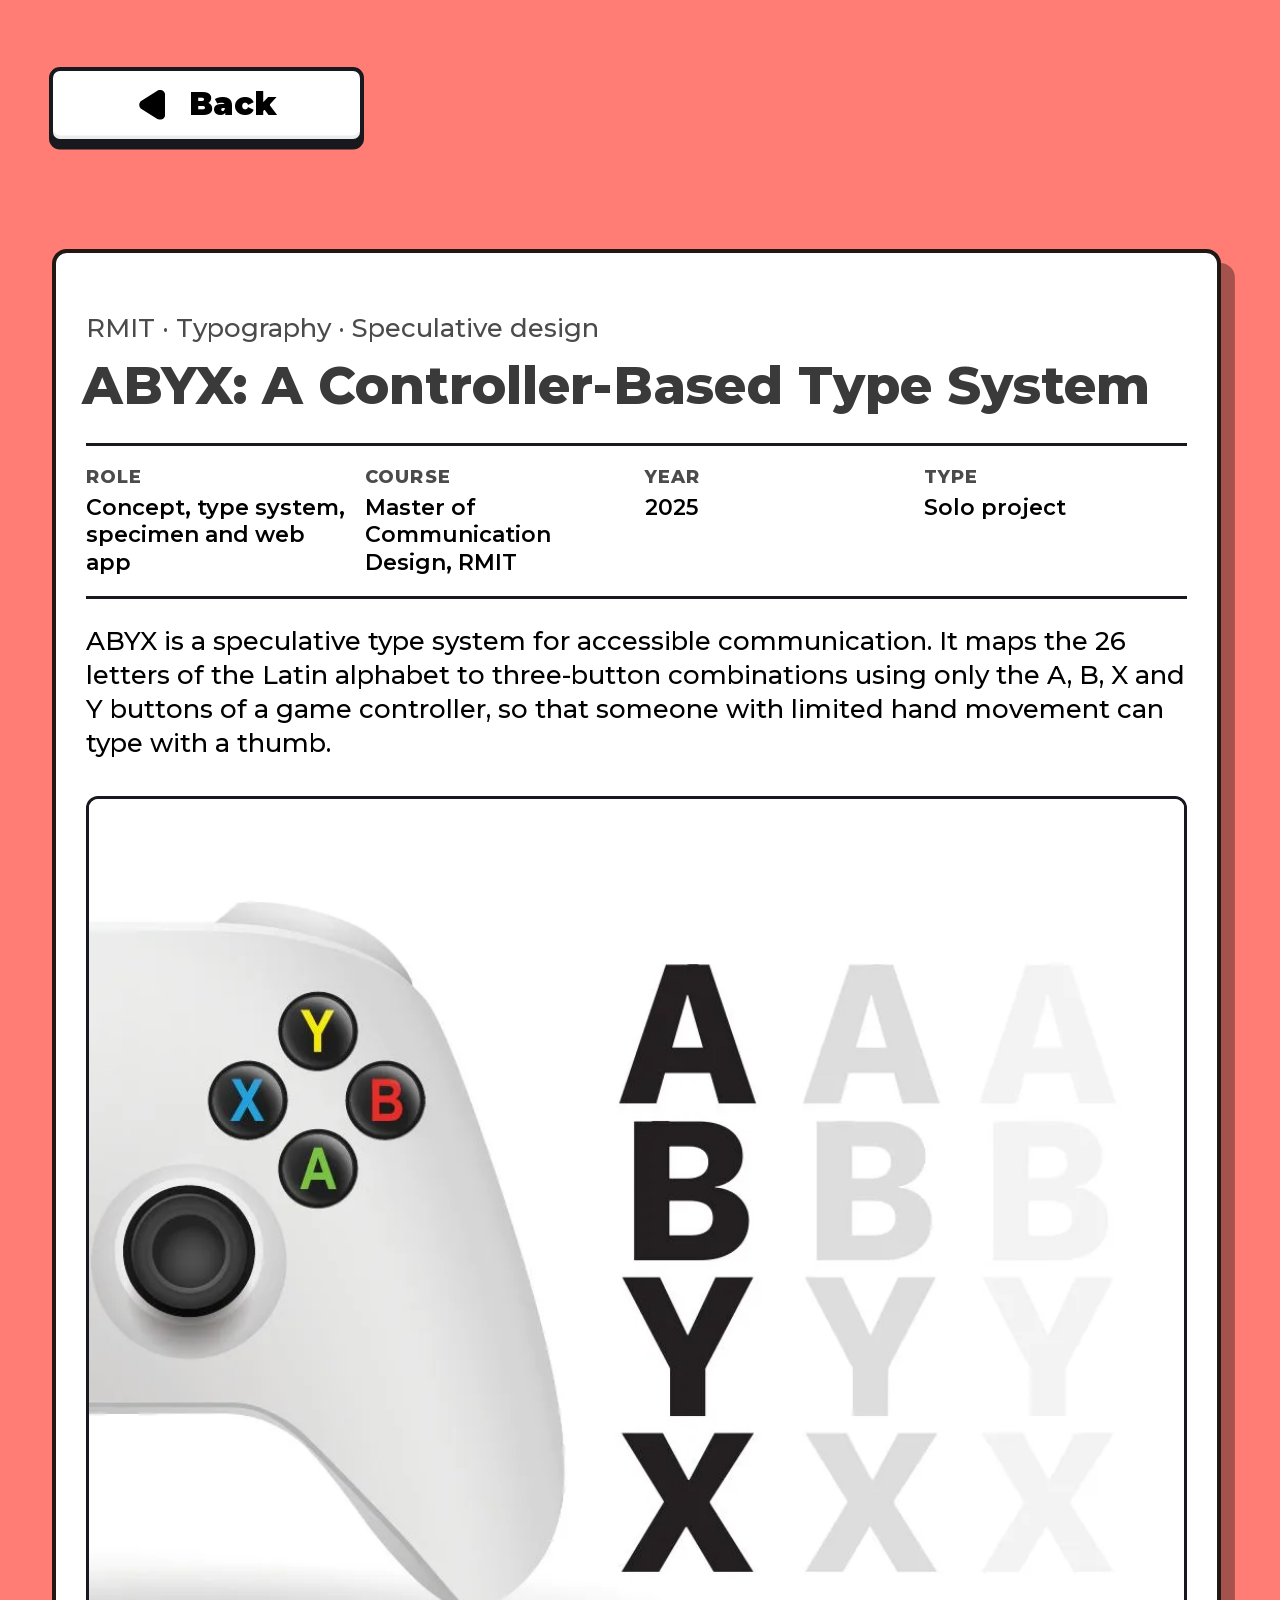
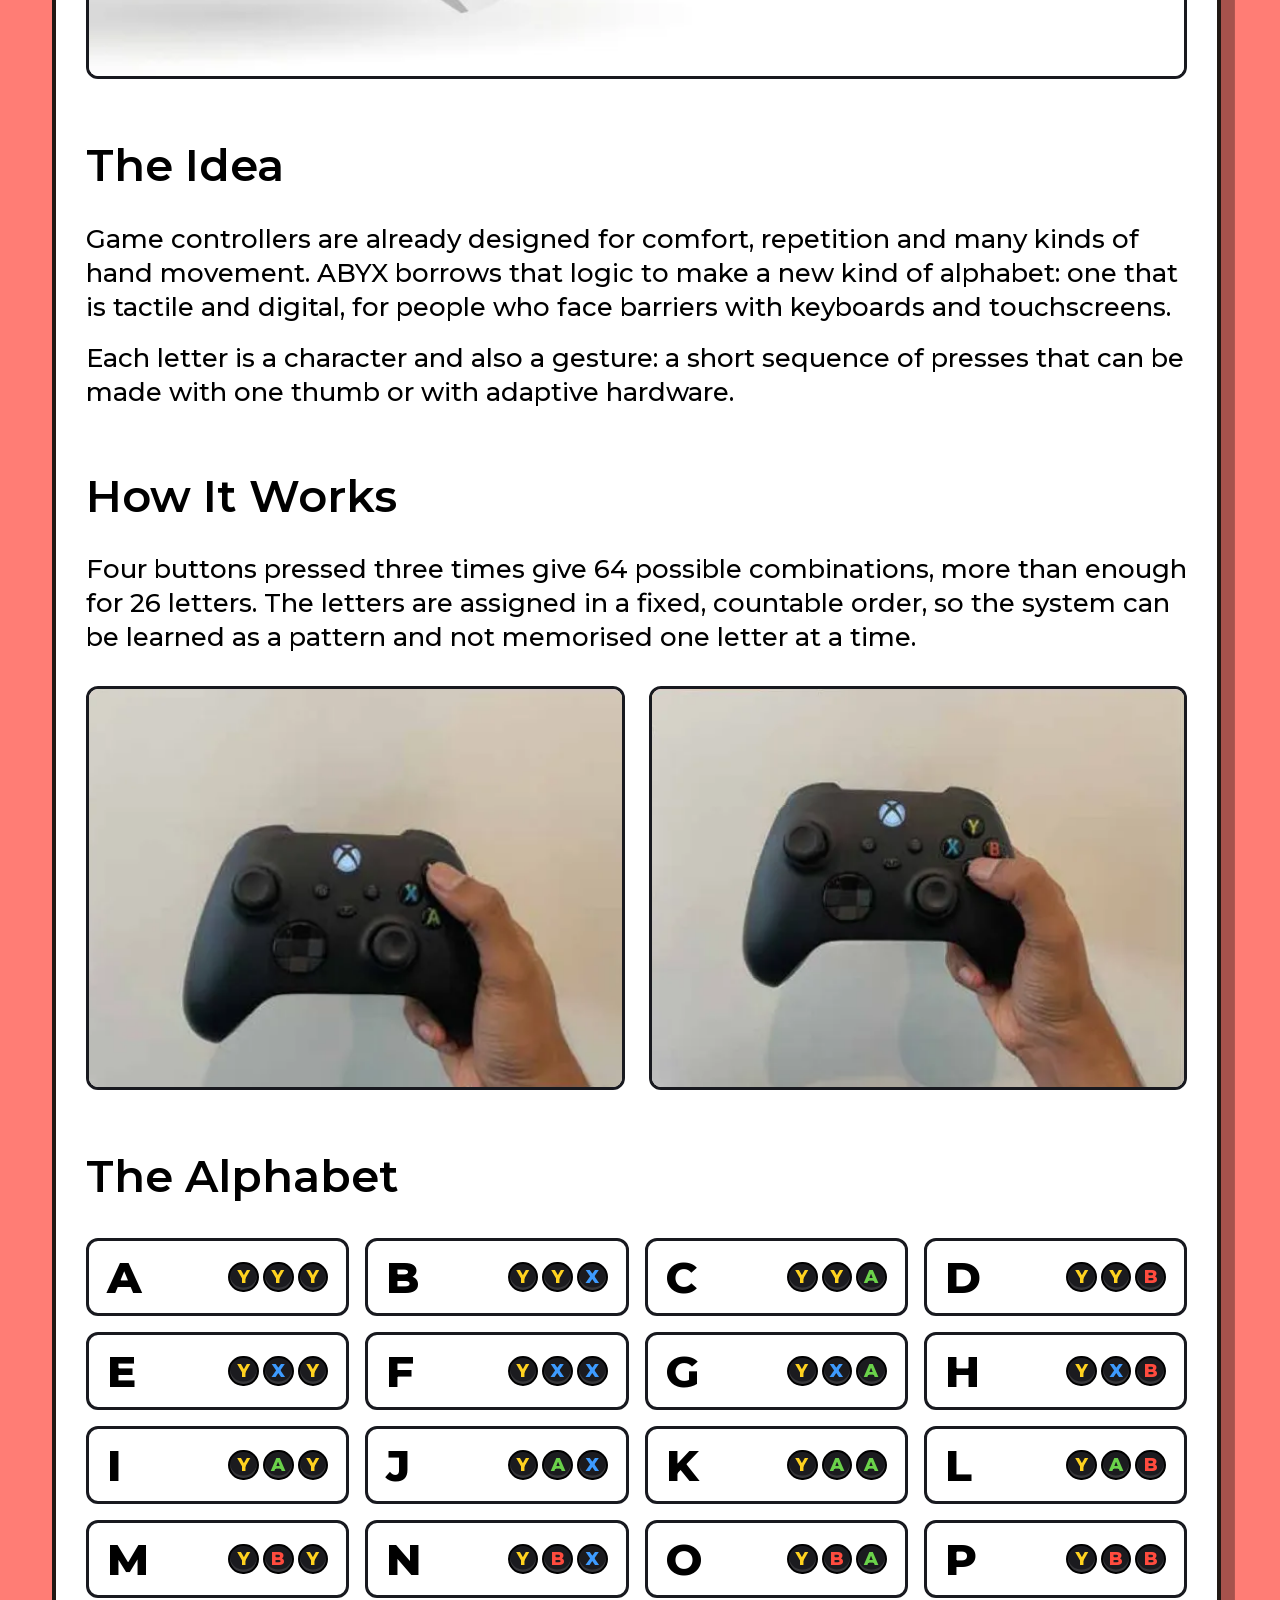
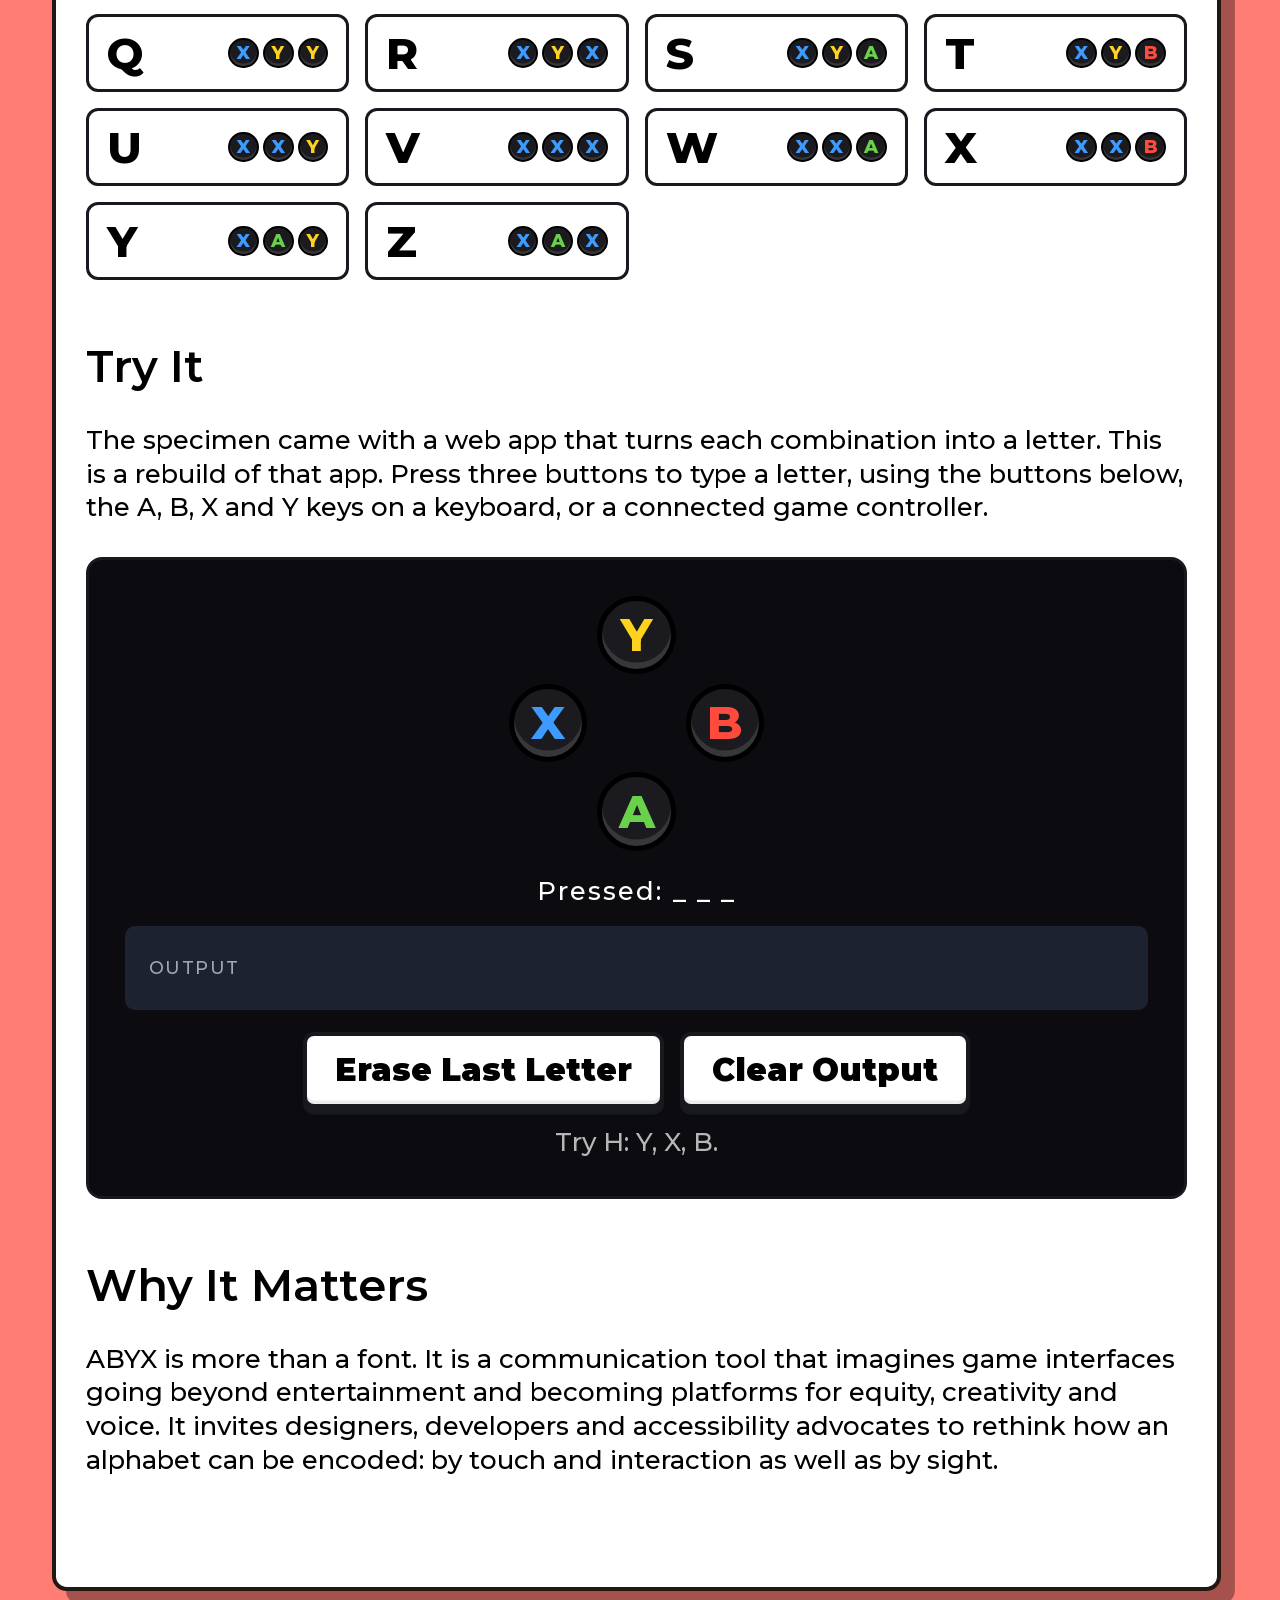
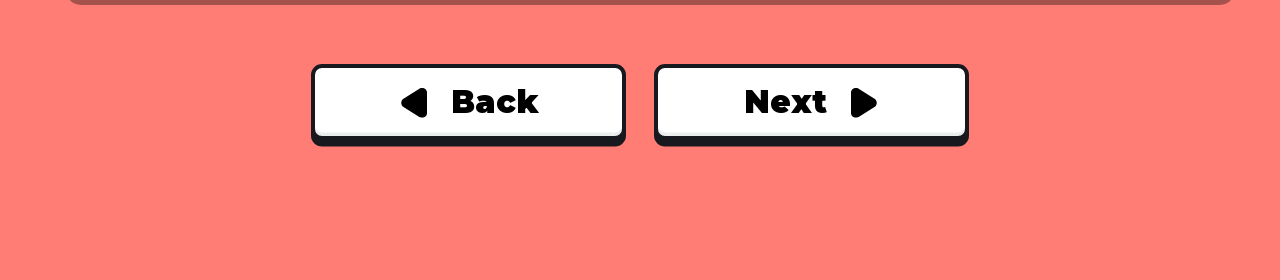
<file: abyx.html>
<!doctype html>
<html lang="en">
<head>
  <meta charset="utf-8">
  <meta name="viewport" content="width=device-width, initial-scale=1">
  <meta name="color-scheme" content="only light">
  <meta name="darkreader-lock">
  <title>ABYX · Shyam Harikumar</title>
  <meta name="description" content="ABYX: a speculative type system that maps the alphabet to three-button combinations on a game controller, for accessible communication.">
  <link rel="preload" href="fonts/montserrat-latin.woff2" as="font" type="font/woff2" crossorigin>
  <link rel="icon" type="image/png" href="assets/favicon.png">
  <link rel="stylesheet" href="styles.css">
</head>
<body>
  <main class="case">
    <a class="btn case__top" href="index.html#rmit"><img class="btn__back" src="assets/back.svg" alt="">Back</a>

    <article class="sheet">
      <p class="sheet__kicker">RMIT · Typography · Speculative design</p>
      <h1 class="sheet__title">ABYX: A Controller-Based Type System</h1>
      <dl class="case-meta">
        <div><dt>Role</dt><dd>Concept, type system, specimen and web app</dd></div>
        <div><dt>Course</dt><dd>Master of Communication Design, RMIT</dd></div>
        <div><dt>Year</dt><dd>2025</dd></div>
        <div><dt>Type</dt><dd>Solo project</dd></div>
      </dl>
      <p>ABYX is a speculative type system for accessible communication. It maps the 26 letters of the Latin alphabet to three-button combinations using only the A, B, X and Y buttons of a game controller, so that someone with limited hand movement can type with a thumb.</p>

      <img class="abyx-cover" src="assets/abyx-cover.webp" alt="A white game controller with its four coloured face buttons beside the letters A, B, Y and X repeated three times">

      <h2>The Idea</h2>
      <p>Game controllers are already designed for comfort, repetition and many kinds of hand movement. ABYX borrows that logic to make a new kind of alphabet: one that is tactile and digital, for people who face barriers with keyboards and touchscreens.</p>
      <p>Each letter is a character and also a gesture: a short sequence of presses that can be made with one thumb or with adaptive hardware.</p>

      <h2>How It Works</h2>
      <p>Four buttons pressed three times give 64 possible combinations, more than enough for 26 letters. The letters are assigned in a fixed, countable order, so the system can be learned as a pattern and not memorised one letter at a time.</p>
      <div class="abyx-hands">
        <img src="assets/abyx-hand-1.webp" alt="A hand holding a black game controller with the thumb on the face buttons" loading="lazy">
        <img src="assets/abyx-hand-2.webp" alt="The same controller with the thumb pressing a different face button" loading="lazy">
      </div>

      <h2>The Alphabet</h2>
      <ul class="abyx-grid">
        <li><b>A</b><span class="abyx-combo" aria-label="Y Y Y"><i class="abyx-btn abyx-btn--y">Y</i><i class="abyx-btn abyx-btn--y">Y</i><i class="abyx-btn abyx-btn--y">Y</i></span></li>
        <li><b>B</b><span class="abyx-combo" aria-label="Y Y X"><i class="abyx-btn abyx-btn--y">Y</i><i class="abyx-btn abyx-btn--y">Y</i><i class="abyx-btn abyx-btn--x">X</i></span></li>
        <li><b>C</b><span class="abyx-combo" aria-label="Y Y A"><i class="abyx-btn abyx-btn--y">Y</i><i class="abyx-btn abyx-btn--y">Y</i><i class="abyx-btn abyx-btn--a">A</i></span></li>
        <li><b>D</b><span class="abyx-combo" aria-label="Y Y B"><i class="abyx-btn abyx-btn--y">Y</i><i class="abyx-btn abyx-btn--y">Y</i><i class="abyx-btn abyx-btn--b">B</i></span></li>
        <li><b>E</b><span class="abyx-combo" aria-label="Y X Y"><i class="abyx-btn abyx-btn--y">Y</i><i class="abyx-btn abyx-btn--x">X</i><i class="abyx-btn abyx-btn--y">Y</i></span></li>
        <li><b>F</b><span class="abyx-combo" aria-label="Y X X"><i class="abyx-btn abyx-btn--y">Y</i><i class="abyx-btn abyx-btn--x">X</i><i class="abyx-btn abyx-btn--x">X</i></span></li>
        <li><b>G</b><span class="abyx-combo" aria-label="Y X A"><i class="abyx-btn abyx-btn--y">Y</i><i class="abyx-btn abyx-btn--x">X</i><i class="abyx-btn abyx-btn--a">A</i></span></li>
        <li><b>H</b><span class="abyx-combo" aria-label="Y X B"><i class="abyx-btn abyx-btn--y">Y</i><i class="abyx-btn abyx-btn--x">X</i><i class="abyx-btn abyx-btn--b">B</i></span></li>
        <li><b>I</b><span class="abyx-combo" aria-label="Y A Y"><i class="abyx-btn abyx-btn--y">Y</i><i class="abyx-btn abyx-btn--a">A</i><i class="abyx-btn abyx-btn--y">Y</i></span></li>
        <li><b>J</b><span class="abyx-combo" aria-label="Y A X"><i class="abyx-btn abyx-btn--y">Y</i><i class="abyx-btn abyx-btn--a">A</i><i class="abyx-btn abyx-btn--x">X</i></span></li>
        <li><b>K</b><span class="abyx-combo" aria-label="Y A A"><i class="abyx-btn abyx-btn--y">Y</i><i class="abyx-btn abyx-btn--a">A</i><i class="abyx-btn abyx-btn--a">A</i></span></li>
        <li><b>L</b><span class="abyx-combo" aria-label="Y A B"><i class="abyx-btn abyx-btn--y">Y</i><i class="abyx-btn abyx-btn--a">A</i><i class="abyx-btn abyx-btn--b">B</i></span></li>
        <li><b>M</b><span class="abyx-combo" aria-label="Y B Y"><i class="abyx-btn abyx-btn--y">Y</i><i class="abyx-btn abyx-btn--b">B</i><i class="abyx-btn abyx-btn--y">Y</i></span></li>
        <li><b>N</b><span class="abyx-combo" aria-label="Y B X"><i class="abyx-btn abyx-btn--y">Y</i><i class="abyx-btn abyx-btn--b">B</i><i class="abyx-btn abyx-btn--x">X</i></span></li>
        <li><b>O</b><span class="abyx-combo" aria-label="Y B A"><i class="abyx-btn abyx-btn--y">Y</i><i class="abyx-btn abyx-btn--b">B</i><i class="abyx-btn abyx-btn--a">A</i></span></li>
        <li><b>P</b><span class="abyx-combo" aria-label="Y B B"><i class="abyx-btn abyx-btn--y">Y</i><i class="abyx-btn abyx-btn--b">B</i><i class="abyx-btn abyx-btn--b">B</i></span></li>
        <li><b>Q</b><span class="abyx-combo" aria-label="X Y Y"><i class="abyx-btn abyx-btn--x">X</i><i class="abyx-btn abyx-btn--y">Y</i><i class="abyx-btn abyx-btn--y">Y</i></span></li>
        <li><b>R</b><span class="abyx-combo" aria-label="X Y X"><i class="abyx-btn abyx-btn--x">X</i><i class="abyx-btn abyx-btn--y">Y</i><i class="abyx-btn abyx-btn--x">X</i></span></li>
        <li><b>S</b><span class="abyx-combo" aria-label="X Y A"><i class="abyx-btn abyx-btn--x">X</i><i class="abyx-btn abyx-btn--y">Y</i><i class="abyx-btn abyx-btn--a">A</i></span></li>
        <li><b>T</b><span class="abyx-combo" aria-label="X Y B"><i class="abyx-btn abyx-btn--x">X</i><i class="abyx-btn abyx-btn--y">Y</i><i class="abyx-btn abyx-btn--b">B</i></span></li>
        <li><b>U</b><span class="abyx-combo" aria-label="X X Y"><i class="abyx-btn abyx-btn--x">X</i><i class="abyx-btn abyx-btn--x">X</i><i class="abyx-btn abyx-btn--y">Y</i></span></li>
        <li><b>V</b><span class="abyx-combo" aria-label="X X X"><i class="abyx-btn abyx-btn--x">X</i><i class="abyx-btn abyx-btn--x">X</i><i class="abyx-btn abyx-btn--x">X</i></span></li>
        <li><b>W</b><span class="abyx-combo" aria-label="X X A"><i class="abyx-btn abyx-btn--x">X</i><i class="abyx-btn abyx-btn--x">X</i><i class="abyx-btn abyx-btn--a">A</i></span></li>
        <li><b>X</b><span class="abyx-combo" aria-label="X X B"><i class="abyx-btn abyx-btn--x">X</i><i class="abyx-btn abyx-btn--x">X</i><i class="abyx-btn abyx-btn--b">B</i></span></li>
        <li><b>Y</b><span class="abyx-combo" aria-label="X A Y"><i class="abyx-btn abyx-btn--x">X</i><i class="abyx-btn abyx-btn--a">A</i><i class="abyx-btn abyx-btn--y">Y</i></span></li>
        <li><b>Z</b><span class="abyx-combo" aria-label="X A X"><i class="abyx-btn abyx-btn--x">X</i><i class="abyx-btn abyx-btn--a">A</i><i class="abyx-btn abyx-btn--x">X</i></span></li>
      </ul>

      <h2>Try It</h2>
      <p>The specimen came with a web app that turns each combination into a letter. This is a rebuild of that app. Press three buttons to type a letter, using the buttons below, the A, B, X and Y keys on a keyboard, or a connected game controller.</p>
      <div class="abyx-demo" id="abyx-demo">
        <div class="abyx-pad">
          <button type="button" class="abyx-btn abyx-btn--y" data-k="Y">Y</button>
          <button type="button" class="abyx-btn abyx-btn--x" data-k="X">X</button>
          <button type="button" class="abyx-btn abyx-btn--b" data-k="B">B</button>
          <button type="button" class="abyx-btn abyx-btn--a" data-k="A">A</button>
        </div>
        <p class="abyx-pressed" aria-live="polite">Pressed: <span id="abyx-pressed">_ _ _</span></p>
        <p class="abyx-out" aria-live="polite"><span>Output</span><strong id="abyx-out"></strong></p>
        <div class="abyx-actions">
          <button type="button" class="btn" id="abyx-erase">Erase Last Letter</button>
          <button type="button" class="btn" id="abyx-clear">Clear Output</button>
        </div>
        <p class="abyx-hint">Try H: Y, X, B.</p>
      </div>

      <h2>Why It Matters</h2>
      <p>ABYX is more than a font. It is a communication tool that imagines game interfaces going beyond entertainment and becoming platforms for equity, creativity and voice. It invites designers, developers and accessibility advocates to rethink how an alphabet can be encoded: by touch and interaction as well as by sight.</p>
    </article>

    <div class="case__bottom">
      <a class="btn" href="index.html#rmit"><img class="btn__back" src="assets/back.svg" alt="">Back</a>
      <a class="btn" href="buzzar.html">Next<img class="btn__back btn__next" src="assets/back.svg" alt=""></a>
    </div>
  </main>
  <script src="abyx.js"></script>
  <script src="lightbox.js"></script>
</body>
</html>
</file>
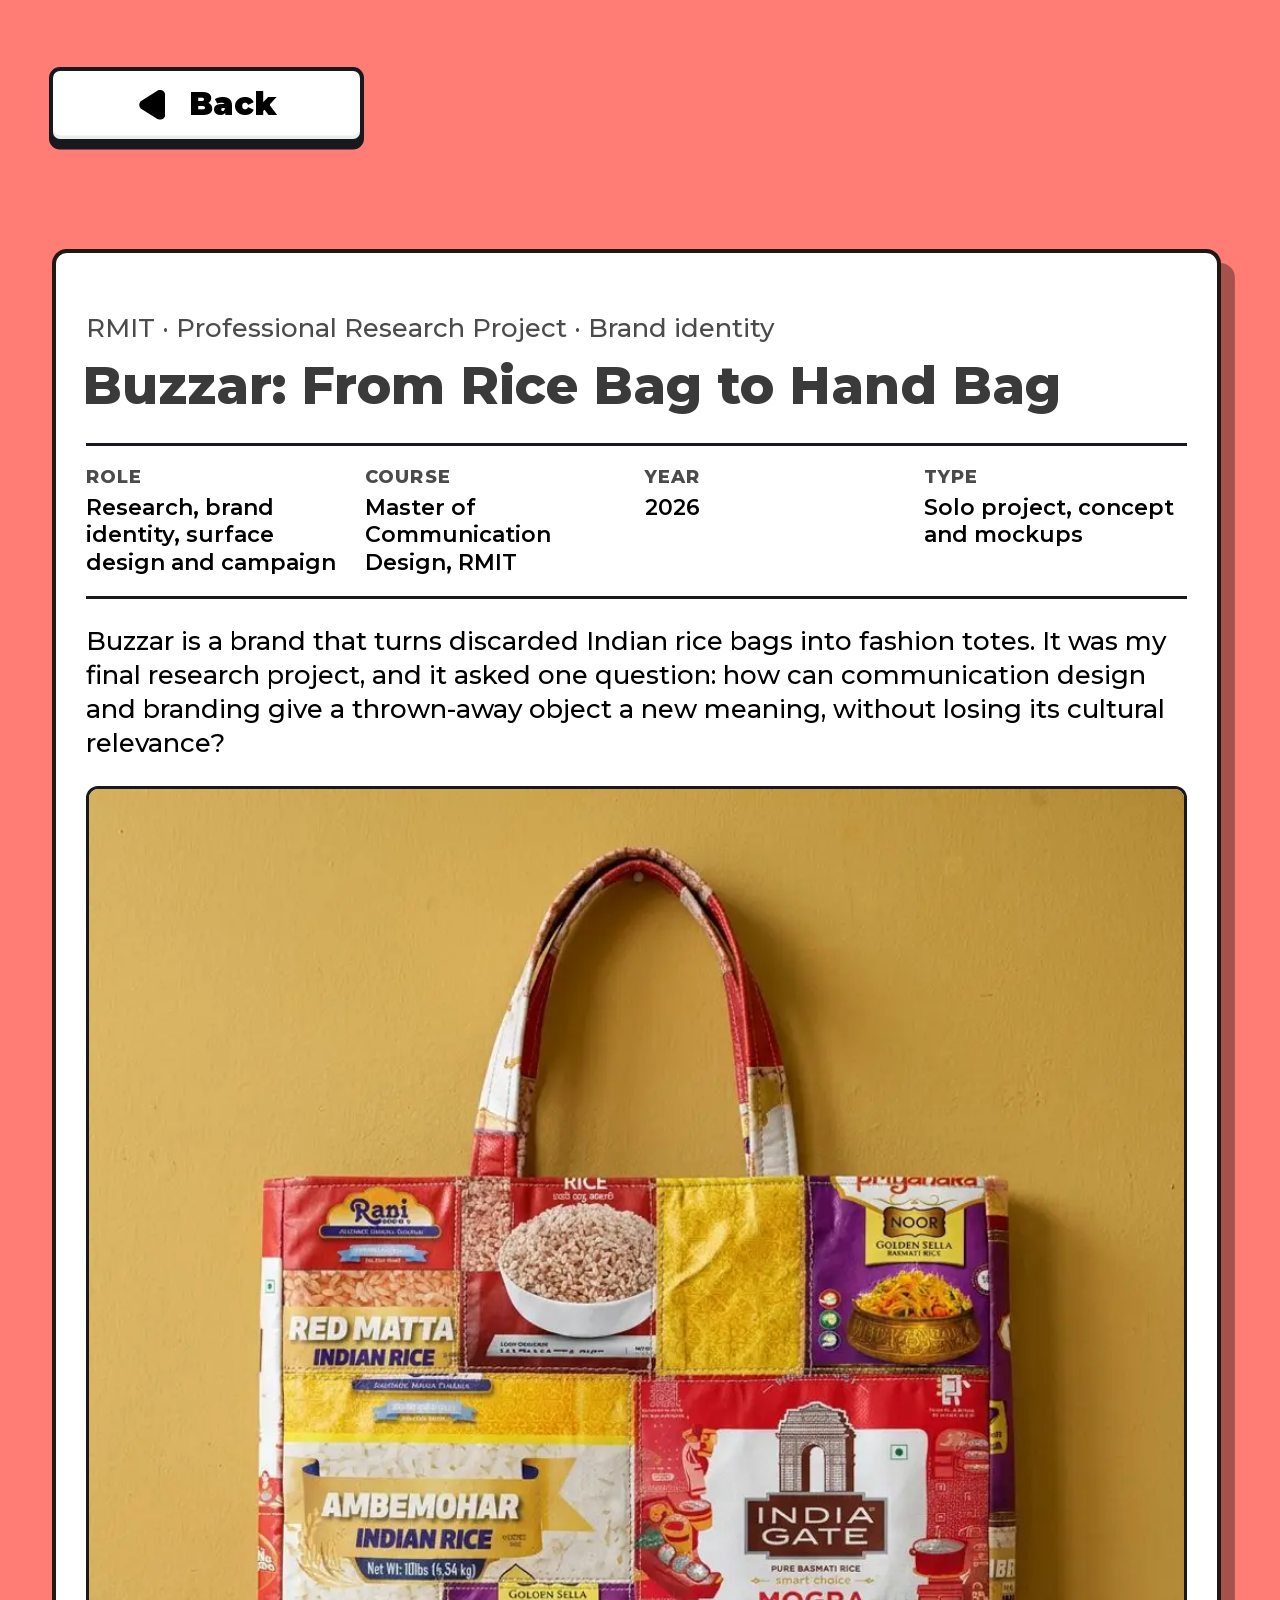
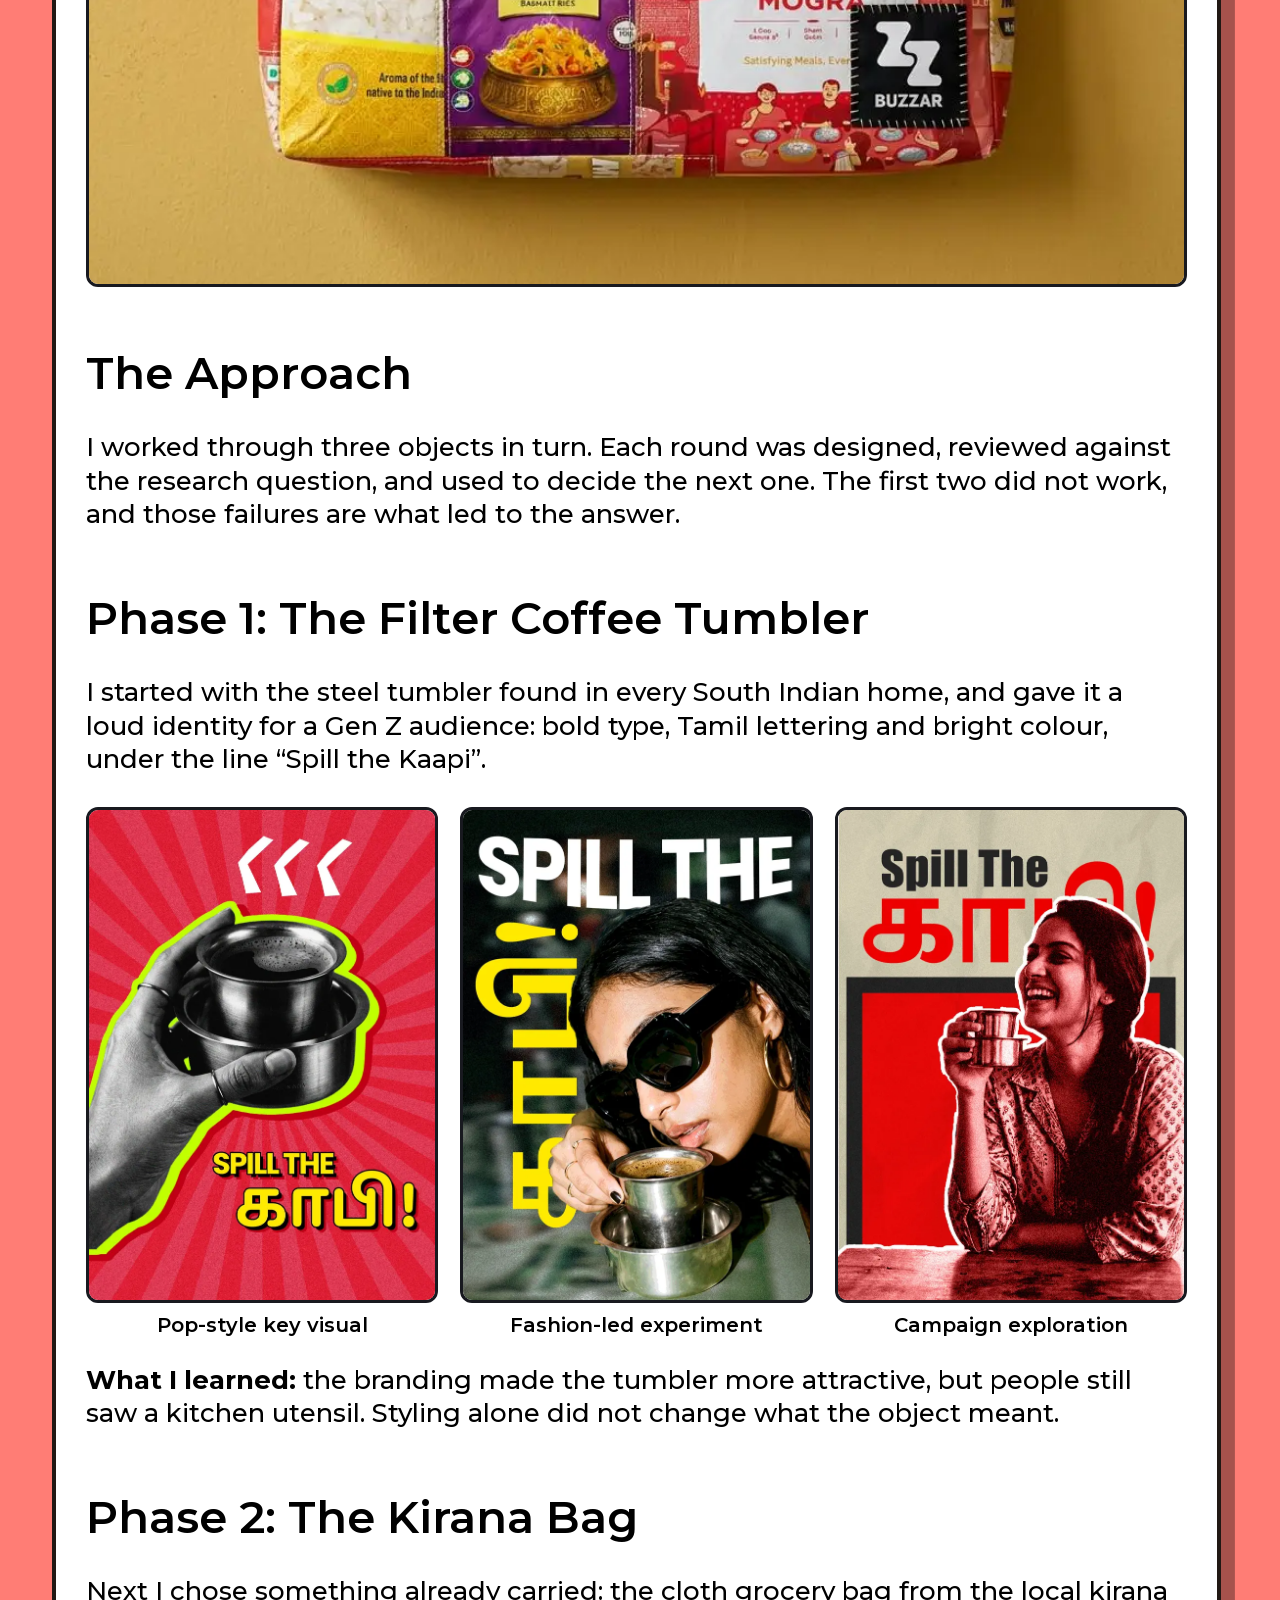
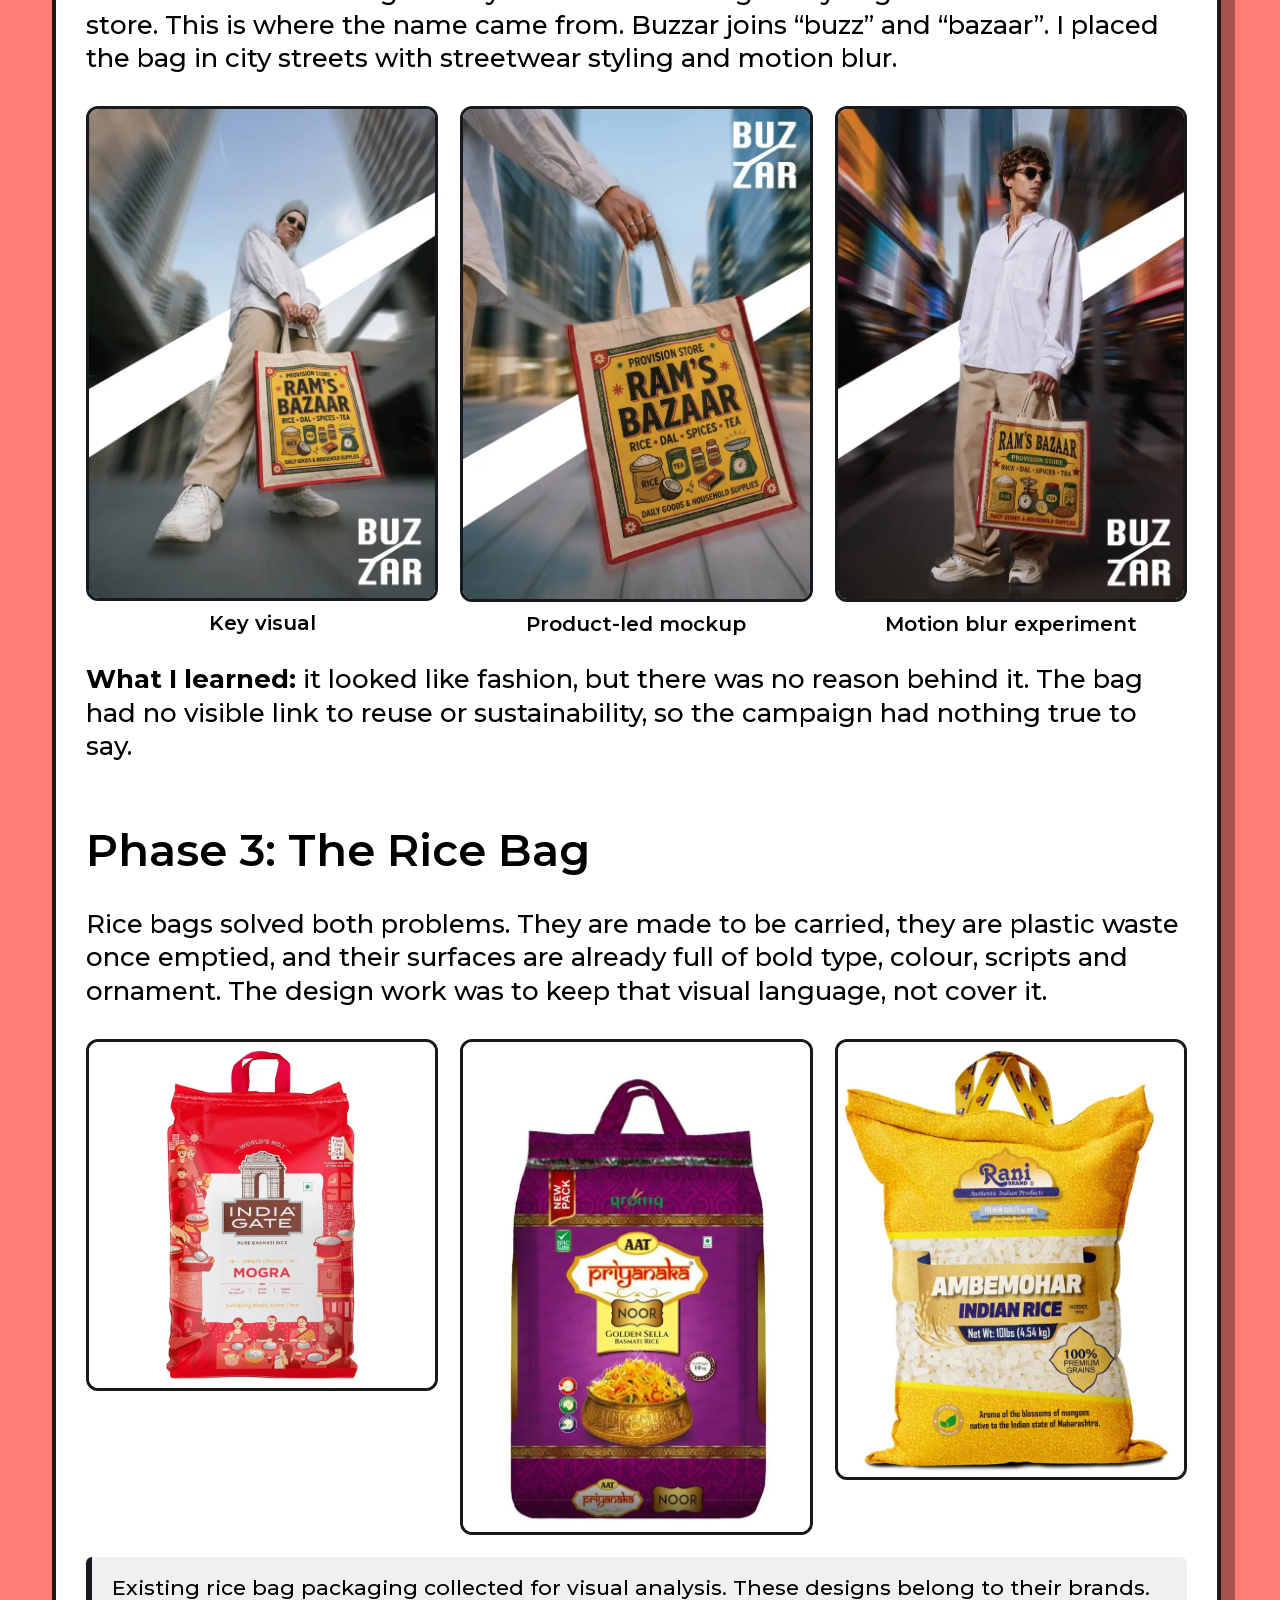
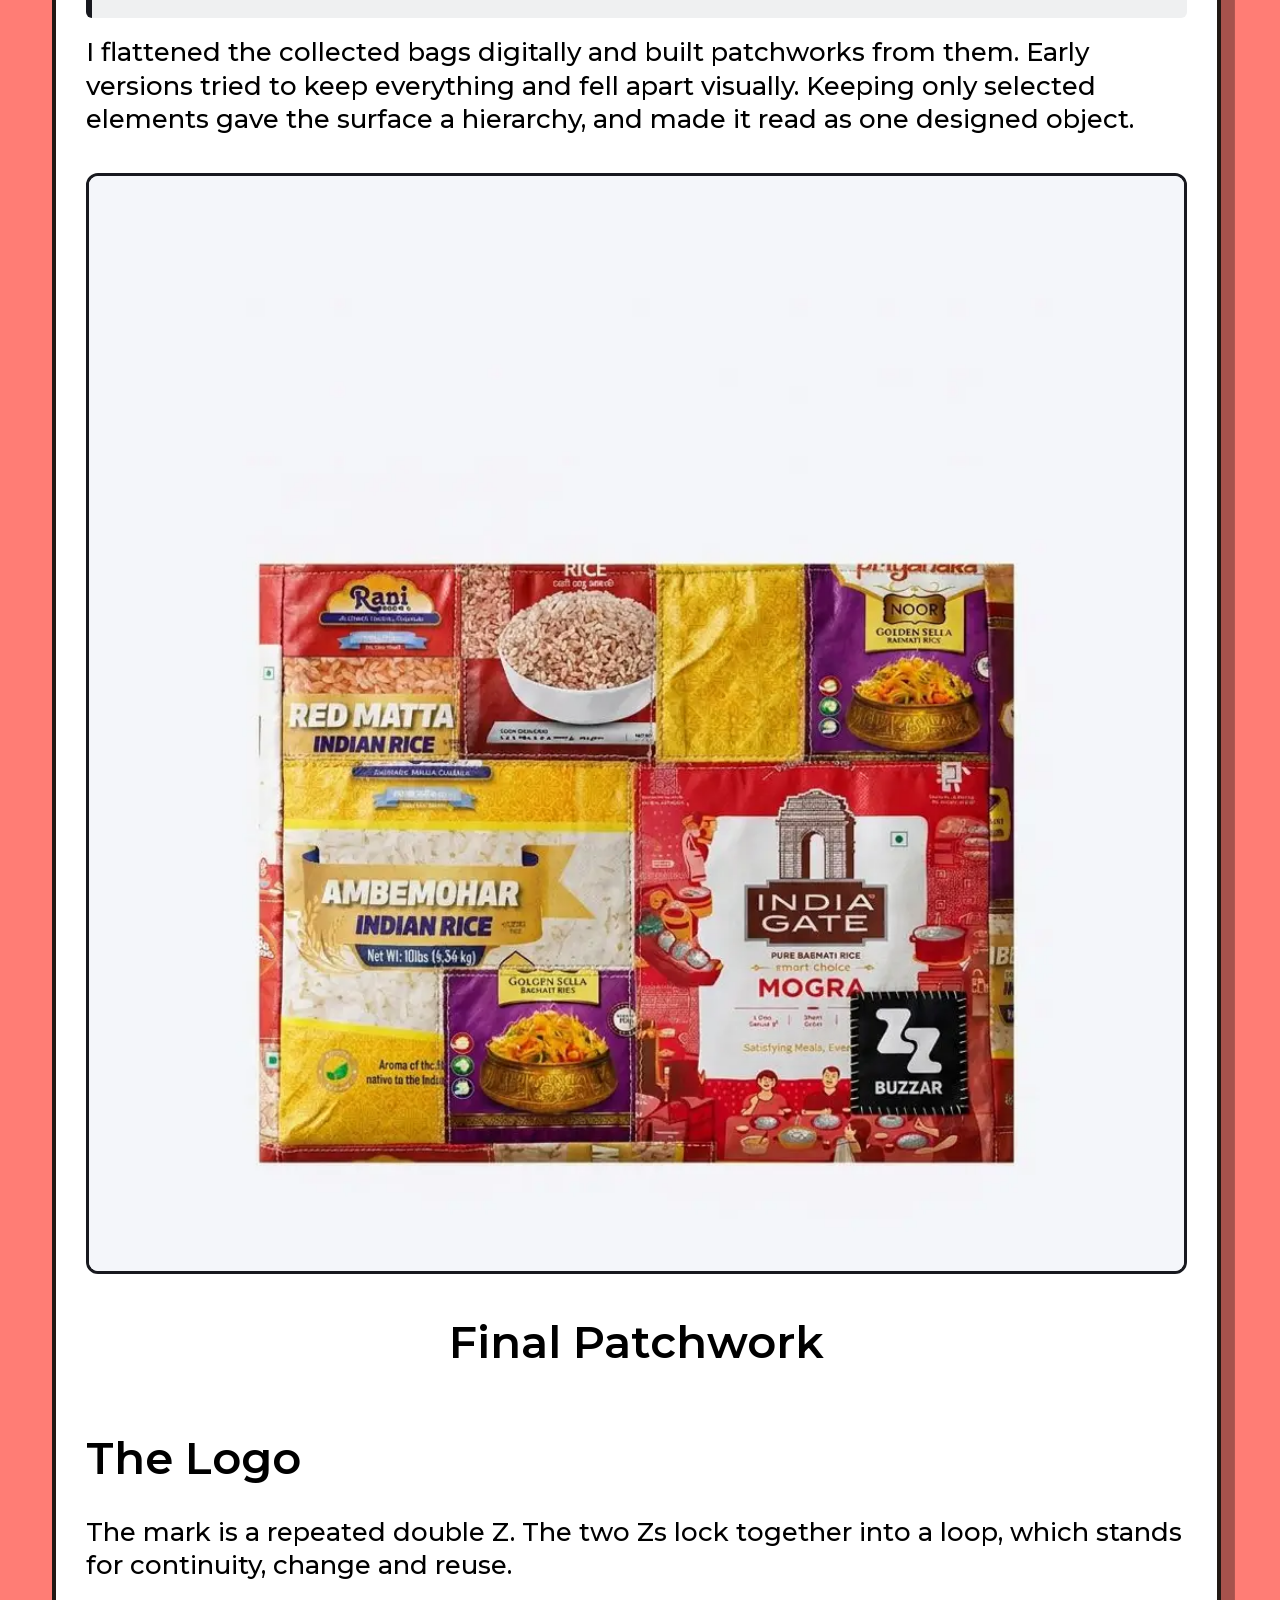
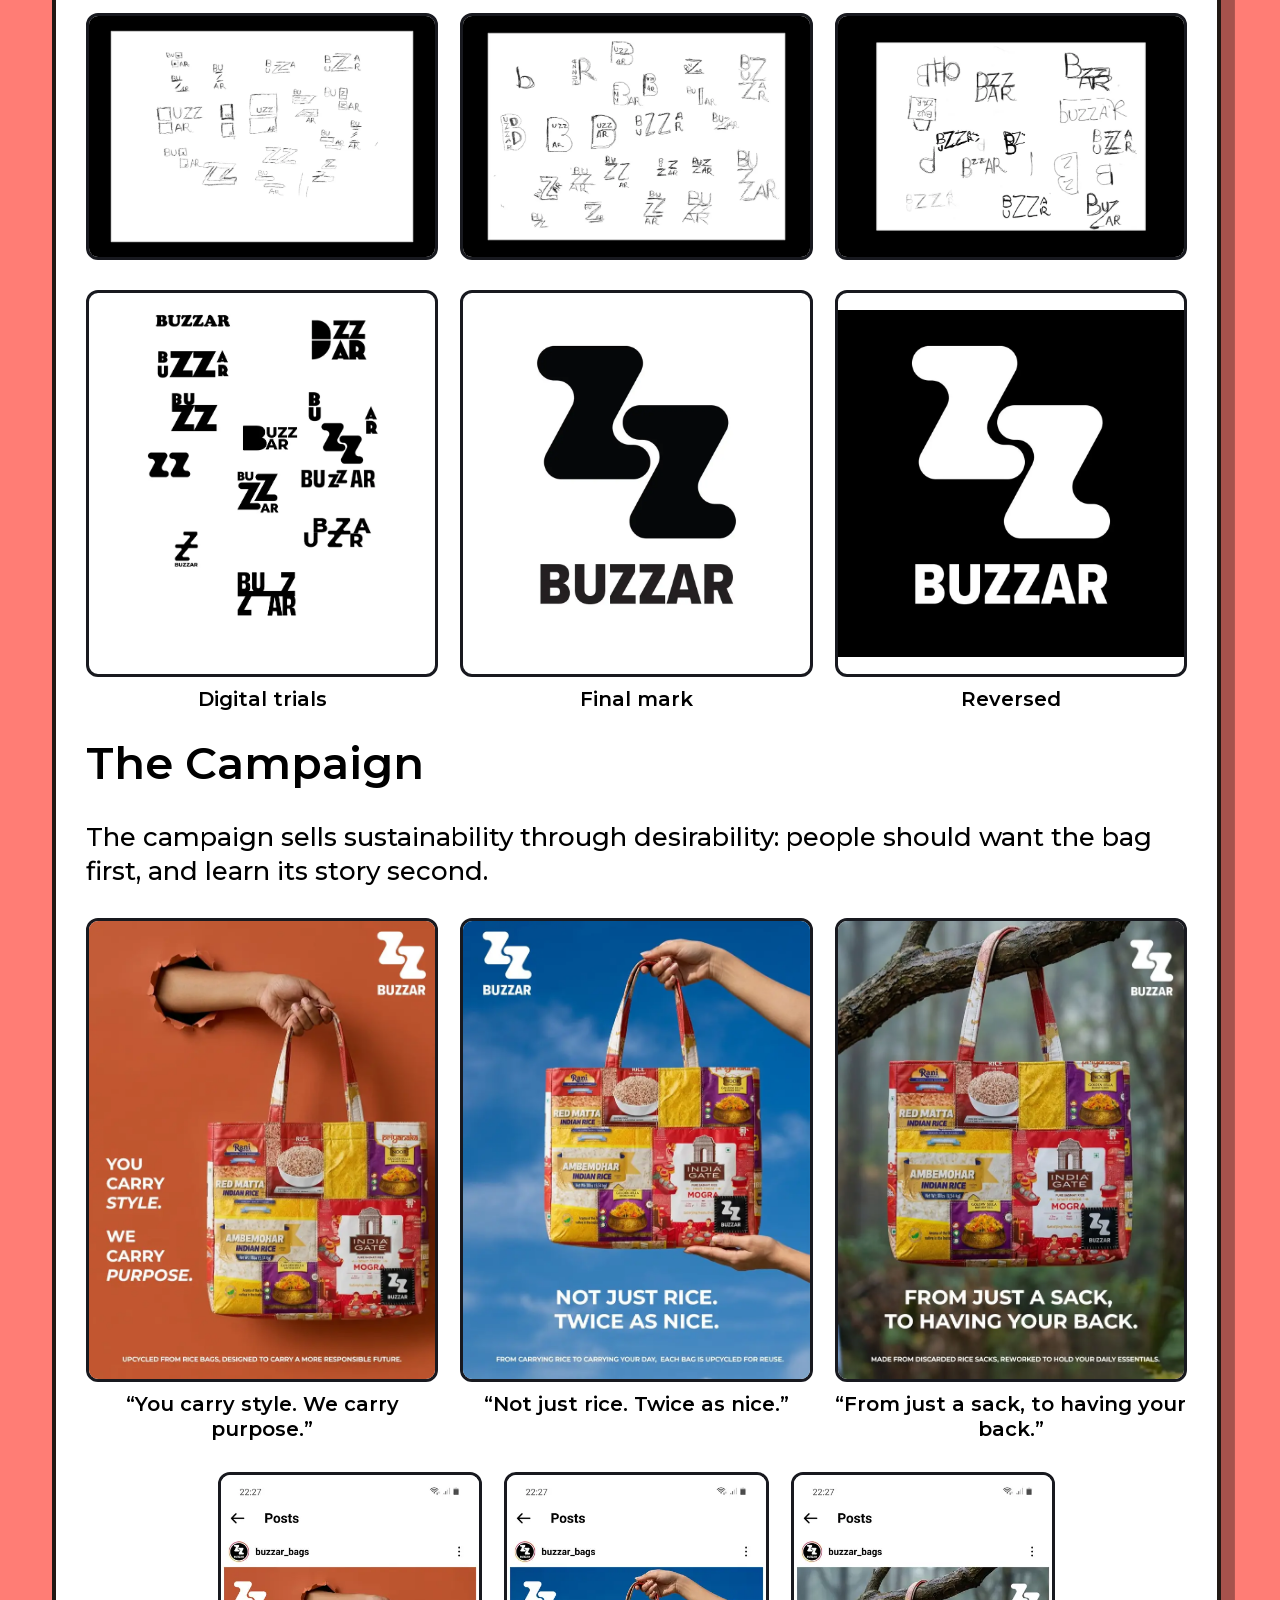
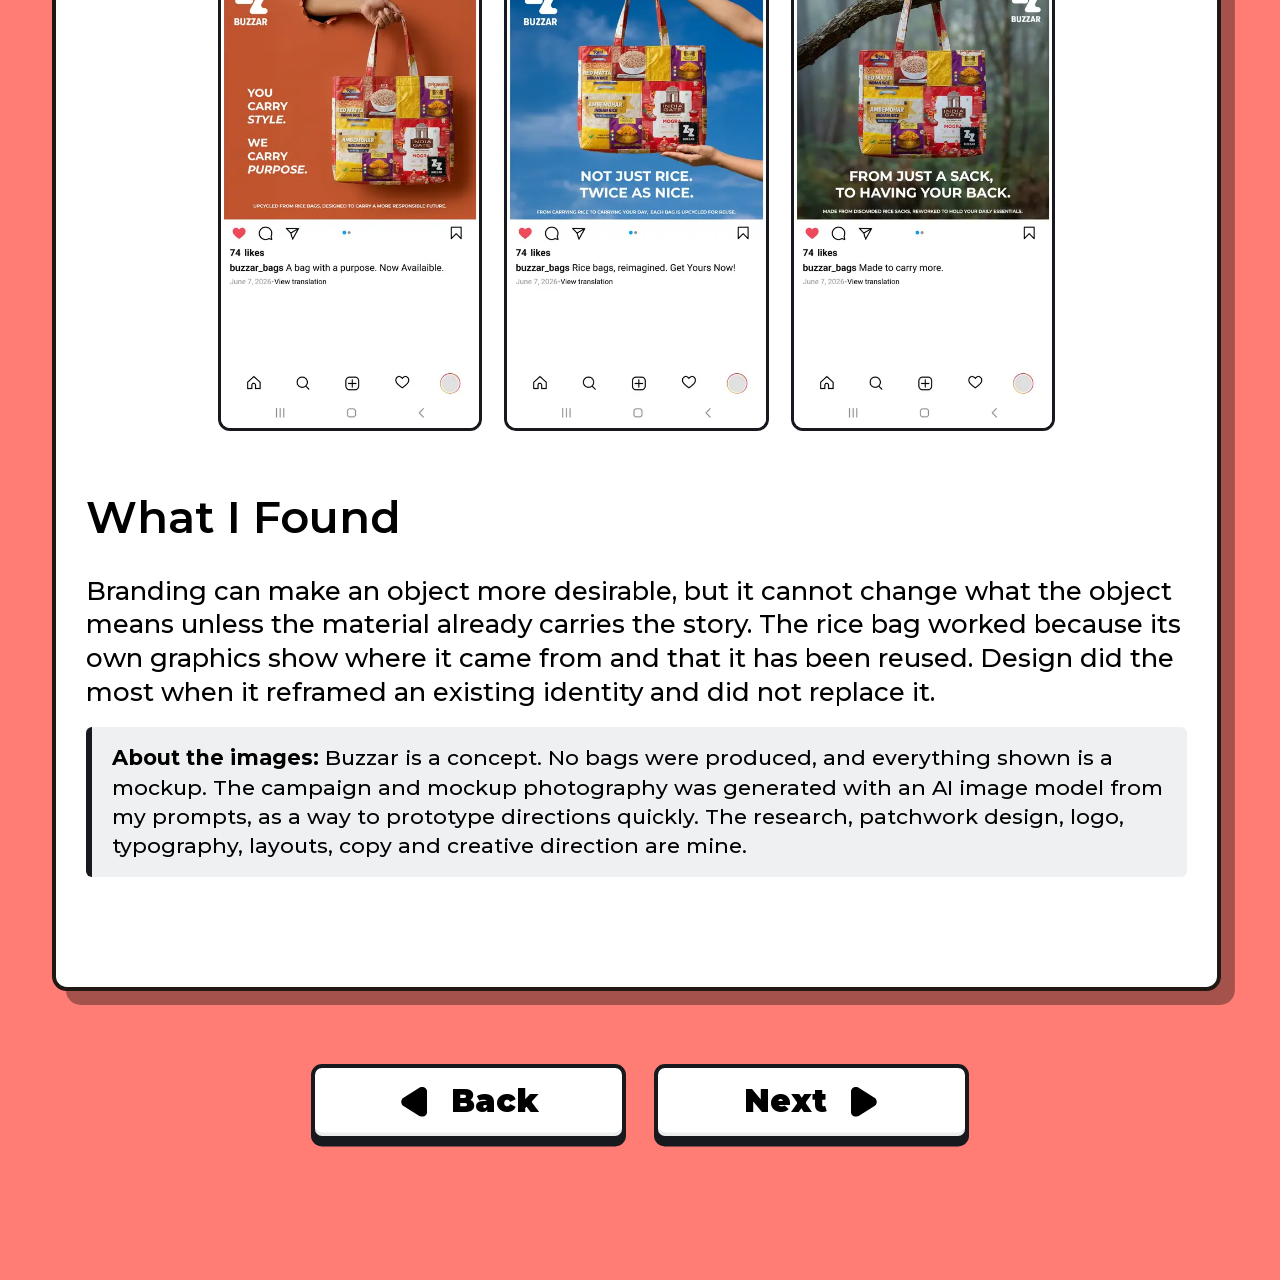
<file: buzzar.html>
<!doctype html>
<html lang="en">
<head>
  <meta charset="utf-8">
  <meta name="viewport" content="width=device-width, initial-scale=1">
  <meta name="color-scheme" content="only light">
  <meta name="darkreader-lock">
  <title>Buzzar · Shyam Harikumar</title>
  <meta name="description" content="Buzzar: a brand that turns discarded Indian rice bags into fashion totes. A research project on revaluing everyday objects through branding.">
  <link rel="preload" href="fonts/montserrat-latin.woff2" as="font" type="font/woff2" crossorigin>
  <link rel="icon" type="image/png" href="assets/favicon.png">
  <link rel="stylesheet" href="styles.css">
</head>
<body>
  <main class="case">
    <a class="btn case__top" href="index.html#rmit"><img class="btn__back" src="assets/back.svg" alt="">Back</a>

    <article class="sheet">
      <p class="sheet__kicker">RMIT · Professional Research Project · Brand identity</p>
      <h1 class="sheet__title">Buzzar: From Rice Bag to Hand Bag</h1>
      <dl class="case-meta">
        <div><dt>Role</dt><dd>Research, brand identity, surface design and campaign</dd></div>
        <div><dt>Course</dt><dd>Master of Communication Design, RMIT</dd></div>
        <div><dt>Year</dt><dd>2026</dd></div>
        <div><dt>Type</dt><dd>Solo project, concept and mockups</dd></div>
      </dl>
      <p>Buzzar is a brand that turns discarded Indian rice bags into fashion totes. It was my final research project, and it asked one question: how can communication design and branding give a thrown-away object a new meaning, without losing its cultural relevance?</p>

      <img class="cs-hero" src="assets/buzzar-tote.webp" alt="A tote bag made from a patchwork of colourful Indian rice bag graphics, on a yellow background">

      <h2>The Approach</h2>
      <p>I worked through three objects in turn. Each round was designed, reviewed against the research question, and used to decide the next one. The first two did not work, and those failures are what led to the answer.</p>

      <h2>Phase 1: The Filter Coffee Tumbler</h2>
      <p>I started with the steel tumbler found in every South Indian home, and gave it a loud identity for a Gen Z audience: bold type, Tamil lettering and bright colour, under the line “Spill the Kaapi”.</p>
      <div class="cs-grid cs-grid--3">
        <figure><img src="assets/buzzar-tumbler-2.webp" alt="Poster of a hand holding a steel tumbler on a red sunburst, with Spill the Kaapi in English and Tamil" loading="lazy"><figcaption>Pop-style key visual</figcaption></figure>
        <figure><img src="assets/buzzar-tumbler-1.webp" alt="Fashion-style poster of a woman in sunglasses holding a steel tumbler" loading="lazy"><figcaption>Fashion-led experiment</figcaption></figure>
        <figure><img src="assets/buzzar-tumbler-3.webp" alt="Poster of a woman laughing with a tumbler, with Spill the Kaapi in English and Tamil" loading="lazy"><figcaption>Campaign exploration</figcaption></figure>
      </div>
      <p><strong>What I learned:</strong> the branding made the tumbler more attractive, but people still saw a kitchen utensil. Styling alone did not change what the object meant.</p>

      <h2>Phase 2: The Kirana Bag</h2>
      <p>Next I chose something already carried: the cloth grocery bag from the local kirana store. This is where the name came from. Buzzar joins “buzz” and “bazaar”. I placed the bag in city streets with streetwear styling and motion blur.</p>
      <div class="cs-grid cs-grid--3">
        <figure><img src="assets/buzzar-kirana-1.webp" alt="A person in streetwear carrying a printed kirana bag in a city street, with the early Buzzar logo" loading="lazy"><figcaption>Key visual</figcaption></figure>
        <figure><img src="assets/buzzar-kirana-2.webp" alt="Close view of a hand carrying the printed kirana bag in a city street" loading="lazy"><figcaption>Product-led mockup</figcaption></figure>
        <figure><img src="assets/buzzar-kirana-3.webp" alt="A person standing in a blurred city street with the kirana bag at their feet" loading="lazy"><figcaption>Motion blur experiment</figcaption></figure>
      </div>
      <p><strong>What I learned:</strong> it looked like fashion, but there was no reason behind it. The bag had no visible link to reuse or sustainability, so the campaign had nothing true to say.</p>

      <h2>Phase 3: The Rice Bag</h2>
      <p>Rice bags solved both problems. They are made to be carried, they are plastic waste once emptied, and their surfaces are already full of bold type, colour, scripts and ornament. The design work was to keep that visual language, not cover it.</p>
      <div class="cs-grid cs-grid--3">
        <figure><img src="assets/buzzar-rice-1.webp" alt="A red rice bag with ornate gold and white packaging graphics" loading="lazy"></figure>
        <figure><img src="assets/buzzar-rice-2.webp" alt="A purple rice bag with gold packaging graphics" loading="lazy"></figure>
        <figure><img src="assets/buzzar-rice-3.webp" alt="A yellow rice bag with green and red packaging graphics" loading="lazy"></figure>
      </div>
      <p class="cs-note">Existing rice bag packaging collected for visual analysis. These designs belong to their brands.</p>
      <p>I flattened the collected bags digitally and built patchworks from them. Early versions tried to keep everything and fell apart visually. Keeping only selected elements gave the surface a hierarchy, and made it read as one designed object.</p>
      <img class="cs-wide" src="assets/buzzar-patchwork.webp" alt="The final patchwork surface: panels of red, yellow and purple rice bag graphics with the Buzzar logo in one corner" loading="lazy">
      <p class="caption">Final Patchwork</p>

      <h2>The Logo</h2>
      <p>The mark is a repeated double Z. The two Zs lock together into a loop, which stands for continuity, change and reuse.</p>
      <div class="cs-grid cs-grid--3">
        <figure><img src="assets/buzzar-sketch-1.webp" alt="Pencil sketches exploring arrangements of the word Buzzar" loading="lazy"></figure>
        <figure><img src="assets/buzzar-sketch-2.webp" alt="More pencil sketches of Buzzar letterforms and the double Z" loading="lazy"></figure>
        <figure><img src="assets/buzzar-sketch-3.webp" alt="Pencil sketches refining the stacked Buzzar wordmark" loading="lazy"></figure>
      </div>
      <div class="cs-grid cs-grid--logo">
        <figure><img src="assets/buzzar-logo-trials.webp" alt="A sheet of digital logo trials arranging the letters of Buzzar around a double Z" loading="lazy"><figcaption>Digital trials</figcaption></figure>
        <figure><img src="assets/buzzar-logo-light.webp" alt="The final Buzzar logo in black on white" loading="lazy"><figcaption>Final mark</figcaption></figure>
        <figure><img src="assets/buzzar-logo-dark.webp" alt="The final Buzzar logo in white on black" loading="lazy"><figcaption>Reversed</figcaption></figure>
      </div>

      <h2>The Campaign</h2>
      <p>The campaign sells sustainability through desirability: people should want the bag first, and learn its story second.</p>
      <div class="cs-grid cs-grid--3">
        <figure><img src="assets/buzzar-ad-1.webp" alt="Campaign poster: a hand bursting through an orange wall holding the tote. You carry style. We carry purpose." loading="lazy"><figcaption>“You carry style. We carry purpose.”</figcaption></figure>
        <figure><img src="assets/buzzar-ad-2.webp" alt="Campaign poster: two hands holding the tote against a blue sky. Not just rice. Twice as nice." loading="lazy"><figcaption>“Not just rice. Twice as nice.”</figcaption></figure>
        <figure><img src="assets/buzzar-ad-3.webp" alt="Campaign poster: the tote hanging from a branch in a forest. From just a sack, to having your back." loading="lazy"><figcaption>“From just a sack, to having your back.”</figcaption></figure>
      </div>
      <div class="cs-grid cs-grid--3 cs-grid--phones">
        <figure><img src="assets/buzzar-insta-1.webp" alt="The first campaign poster shown as an Instagram post" loading="lazy"></figure>
        <figure><img src="assets/buzzar-insta-2.webp" alt="The second campaign poster shown as an Instagram post" loading="lazy"></figure>
        <figure><img src="assets/buzzar-insta-3.webp" alt="The third campaign poster shown as an Instagram post" loading="lazy"></figure>
      </div>

      <h2>What I Found</h2>
      <p>Branding can make an object more desirable, but it cannot change what the object means unless the material already carries the story. The rice bag worked because its own graphics show where it came from and that it has been reused. Design did the most when it reframed an existing identity and did not replace it.</p>

      <p class="cs-note"><strong>About the images:</strong> Buzzar is a concept. No bags were produced, and everything shown is a mockup. The campaign and mockup photography was generated with an AI image model from my prompts, as a way to prototype directions quickly. The research, patchwork design, logo, typography, layouts, copy and creative direction are mine.</p>
    </article>

    <div class="case__bottom">
      <a class="btn" href="index.html#rmit"><img class="btn__back" src="assets/back.svg" alt="">Back</a>
      <a class="btn" href="unhappy-meal.html">Next<img class="btn__back btn__next" src="assets/back.svg" alt=""></a>
    </div>
  </main>
  <script src="lightbox.js"></script>
</body>
</html>
</file>
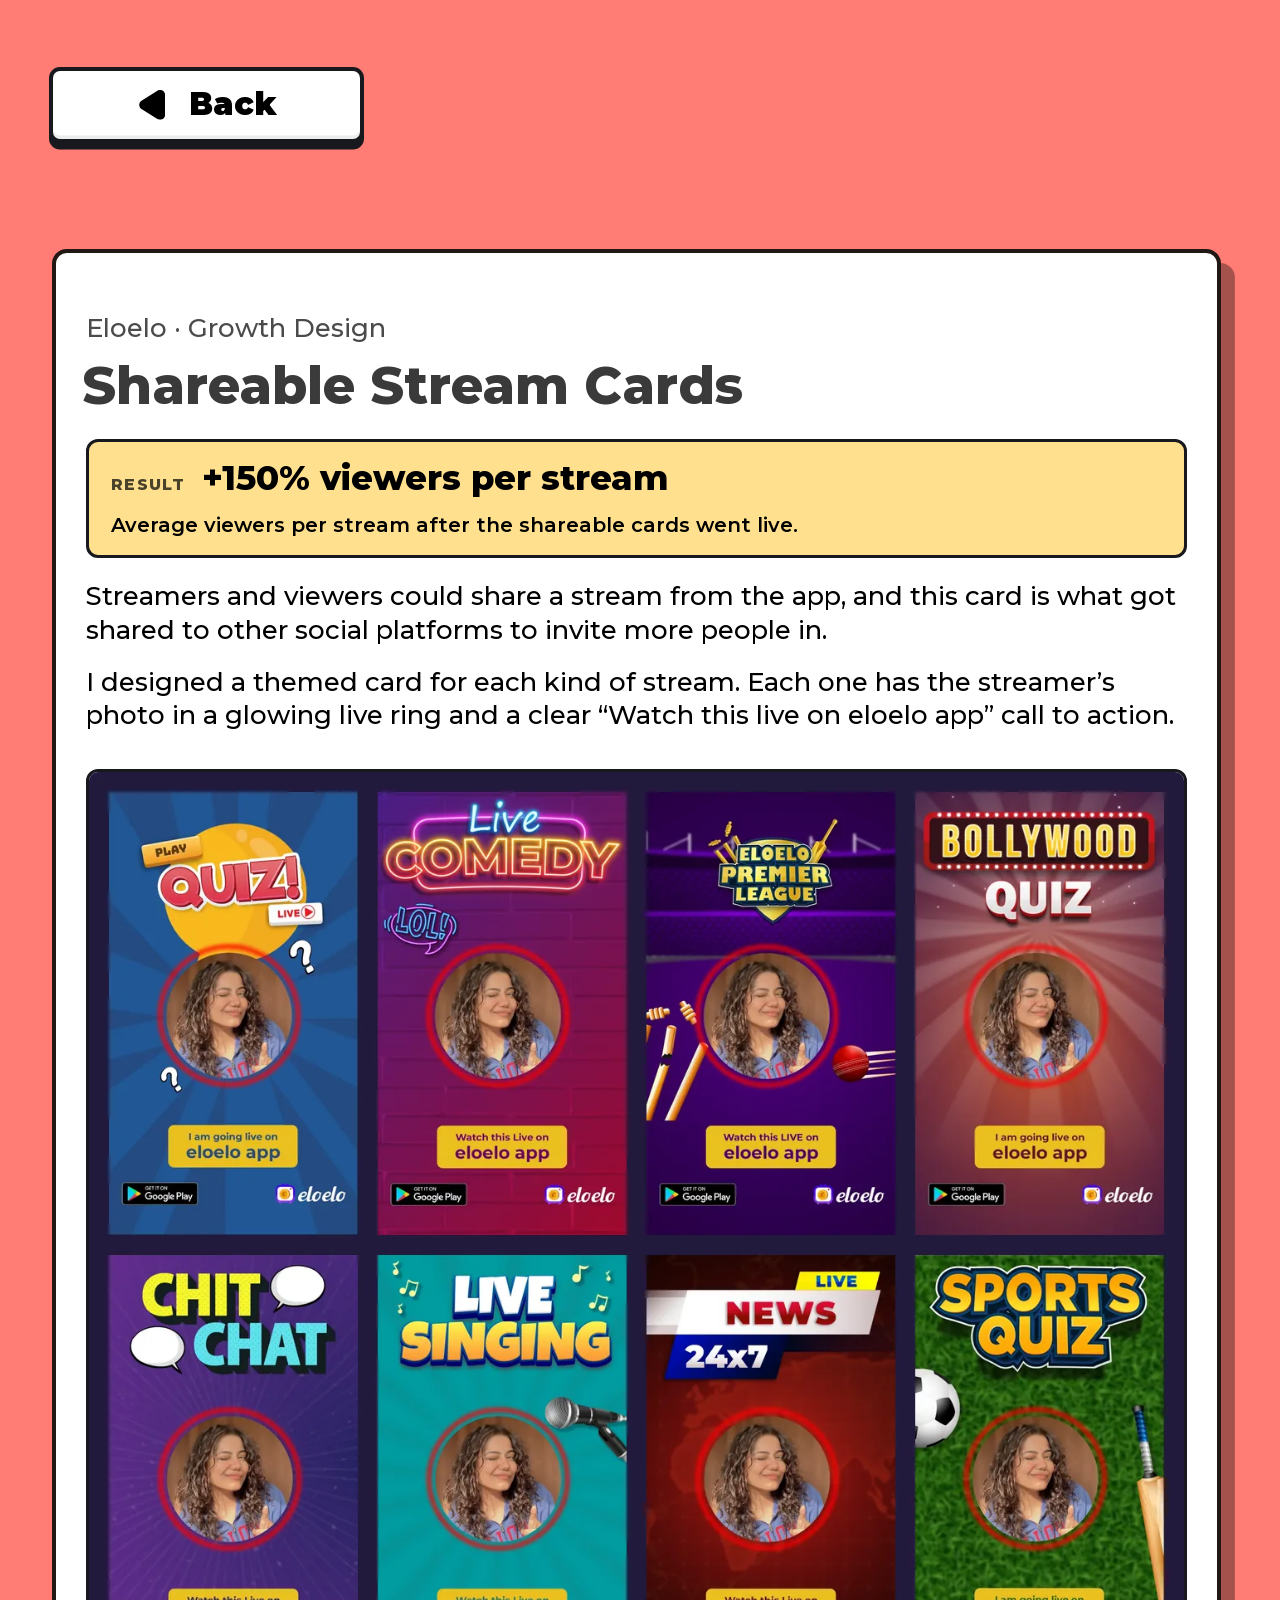
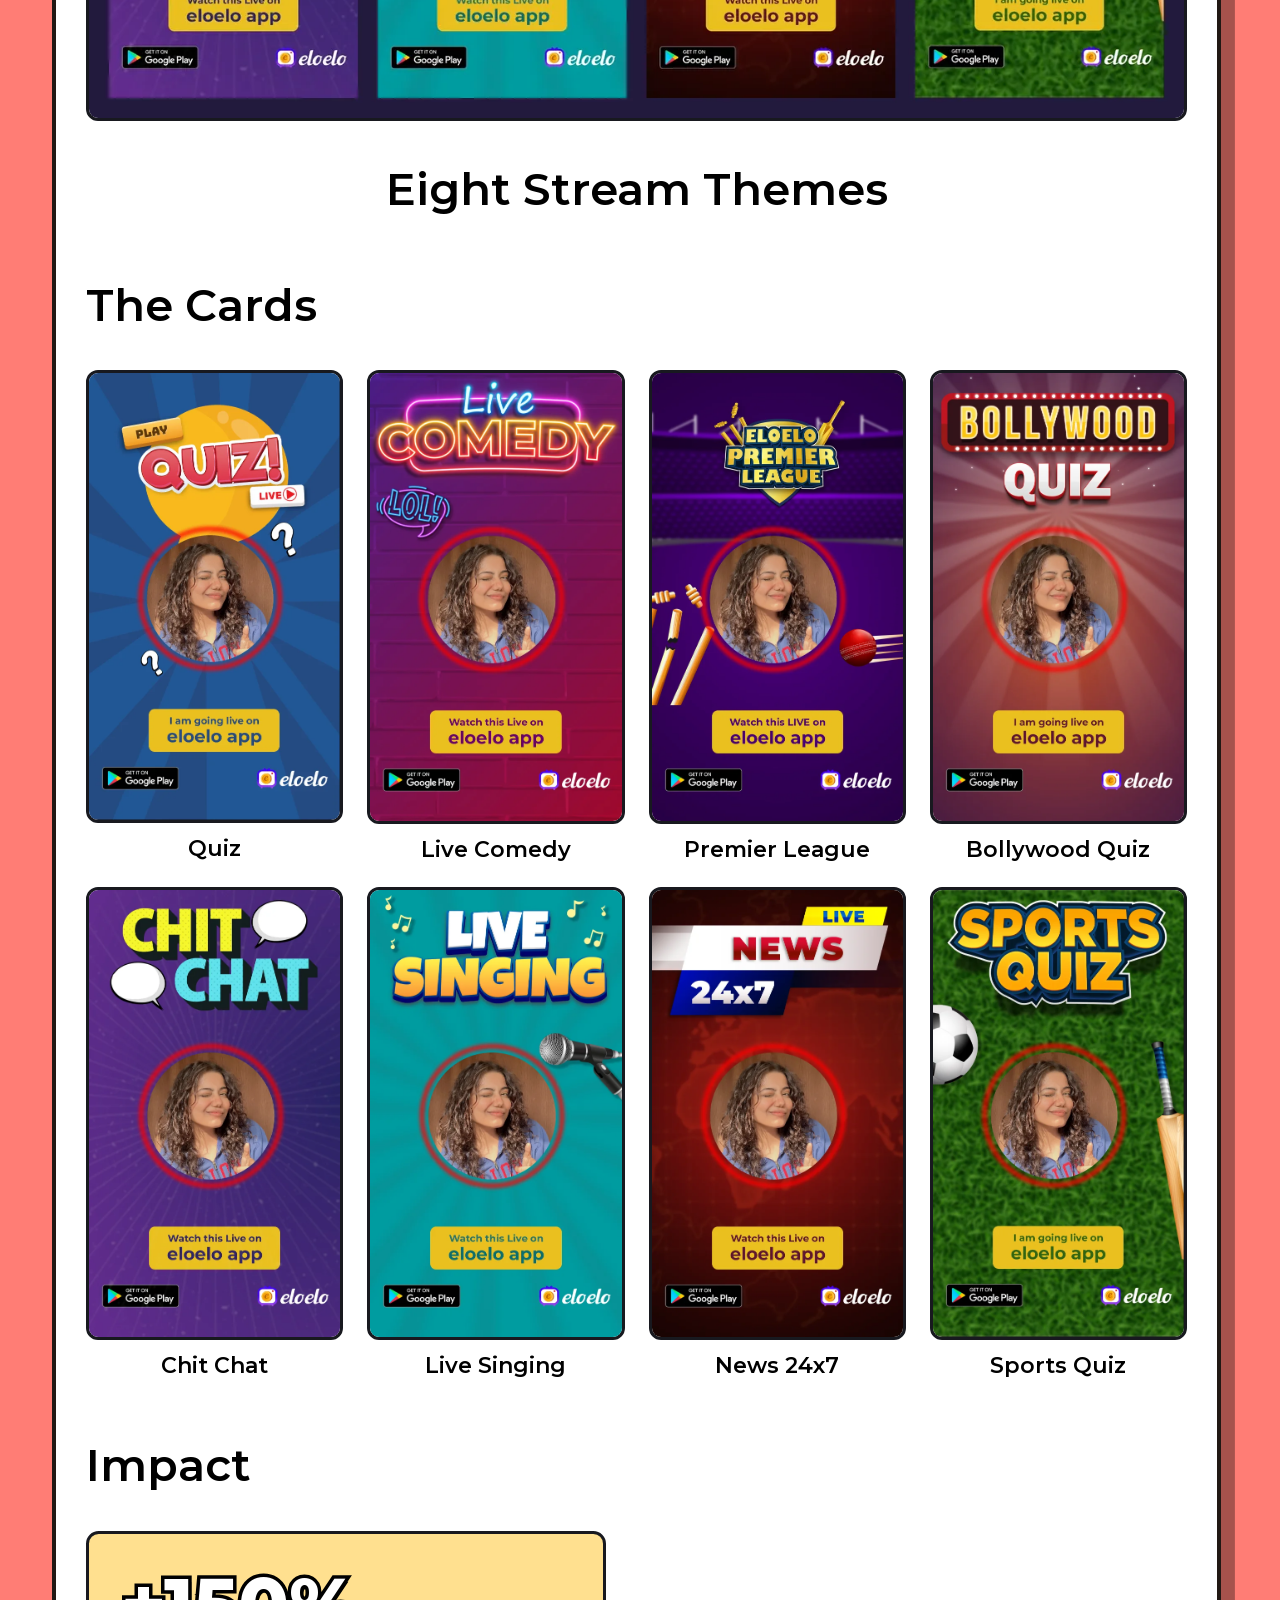
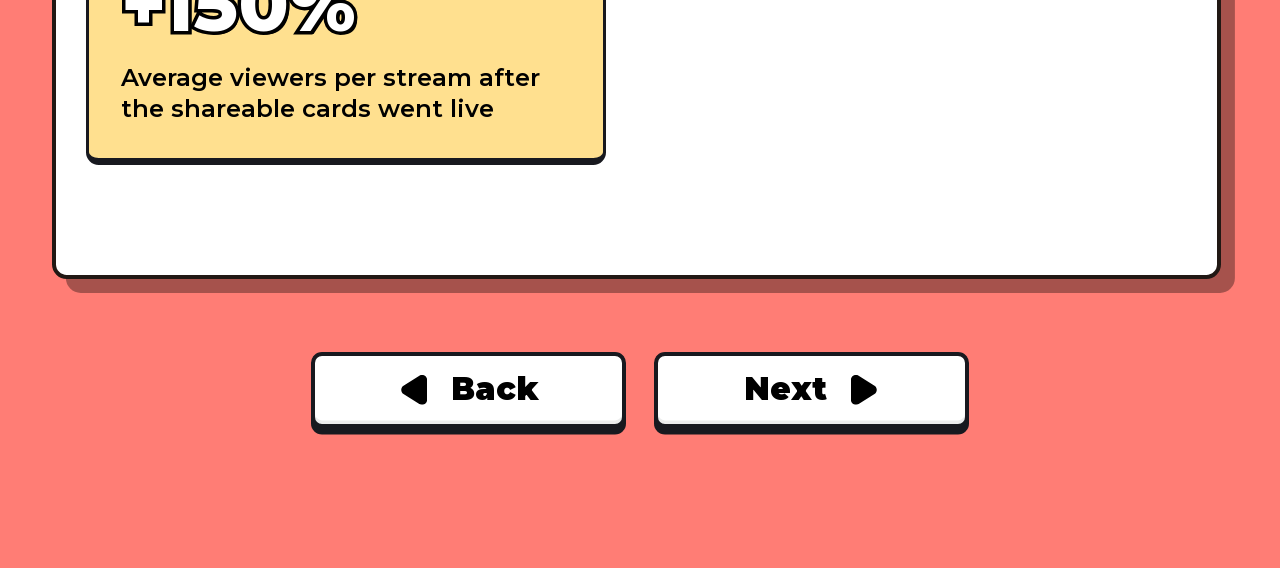
<file: eloelo-cards.html>
<!doctype html>
<html lang="en">
<head>
  <meta charset="utf-8">
  <meta name="viewport" content="width=device-width, initial-scale=1">
  <meta name="color-scheme" content="only light">
  <meta name="darkreader-lock">
  <title>Shareable Stream Cards for Eloelo · Shyam Harikumar</title>
  <meta name="description" content="Themed share cards for Eloelo live streams, which lifted average viewers per stream by 150%.">
  <link rel="preload" href="fonts/montserrat-latin.woff2" as="font" type="font/woff2" crossorigin>
  <link rel="icon" type="image/png" href="assets/favicon.png">
  <link rel="stylesheet" href="styles.css">
</head>
<body>
  <main class="case">
    <a class="btn case__top" href="index.html#work"><img class="btn__back" src="assets/back.svg" alt="">Back</a>

    <article class="sheet">
      <p class="sheet__kicker">Eloelo · Growth Design</p>
      <h1 class="sheet__title">Shareable Stream Cards</h1>
      <div class="cs-result"><span class="cs-result__label">Result</span><span class="cs-result__value">+150% viewers per stream</span><span class="cs-result__note">Average viewers per stream after the shareable cards went live.</span></div>
      <p>Streamers and viewers could share a stream from the app, and this card is what got shared to other social platforms to invite more people in.</p>
      <p>I designed a themed card for each kind of stream. Each one has the streamer’s photo in a glowing live ring and a clear “Watch this live on eloelo app” call to action.</p>

      <img class="elo-wide" src="assets/elo-cards-all.webp" alt="Eight shareable stream cards shown together">
      <p class="caption">Eight Stream Themes</p>

      <h2>The Cards</h2>
      <div class="elo-cards">
        <figure><img src="assets/elo-card-quiz.webp" alt="Share card: Play Quiz live" loading="lazy"><figcaption>Quiz</figcaption></figure>
        <figure><img src="assets/elo-card-comedy.webp" alt="Share card: Live Comedy" loading="lazy"><figcaption>Live Comedy</figcaption></figure>
        <figure><img src="assets/elo-card-premier-league.webp" alt="Share card: Eloelo Premier League" loading="lazy"><figcaption>Premier League</figcaption></figure>
        <figure><img src="assets/elo-card-bollywood-quiz.webp" alt="Share card: Bollywood Quiz" loading="lazy"><figcaption>Bollywood Quiz</figcaption></figure>
        <figure><img src="assets/elo-card-chit-chat.webp" alt="Share card: Chit Chat" loading="lazy"><figcaption>Chit Chat</figcaption></figure>
        <figure><img src="assets/elo-card-singing.webp" alt="Share card: Live Singing" loading="lazy"><figcaption>Live Singing</figcaption></figure>
        <figure><img src="assets/elo-card-news.webp" alt="Share card: Live News 24x7" loading="lazy"><figcaption>News 24x7</figcaption></figure>
        <figure><img src="assets/elo-card-sports-quiz.webp" alt="Share card: Sports Quiz" loading="lazy"><figcaption>Sports Quiz</figcaption></figure>
      </div>

      <h2>Impact</h2>
      <div class="impact impact--one">
        <div class="stat"><strong class="stat__big outlined">+150%</strong><p>Average viewers per stream after the shareable cards went live</p></div>
      </div>
    </article>

    <div class="case__bottom">
      <a class="btn" href="index.html#work"><img class="btn__back" src="assets/back.svg" alt="">Back</a>
      <a class="btn" href="oneweather.html">Next<img class="btn__back btn__next" src="assets/back.svg" alt=""></a>
    </div>
  </main>
  <script src="lightbox.js"></script>
</body>
</html>
</file>
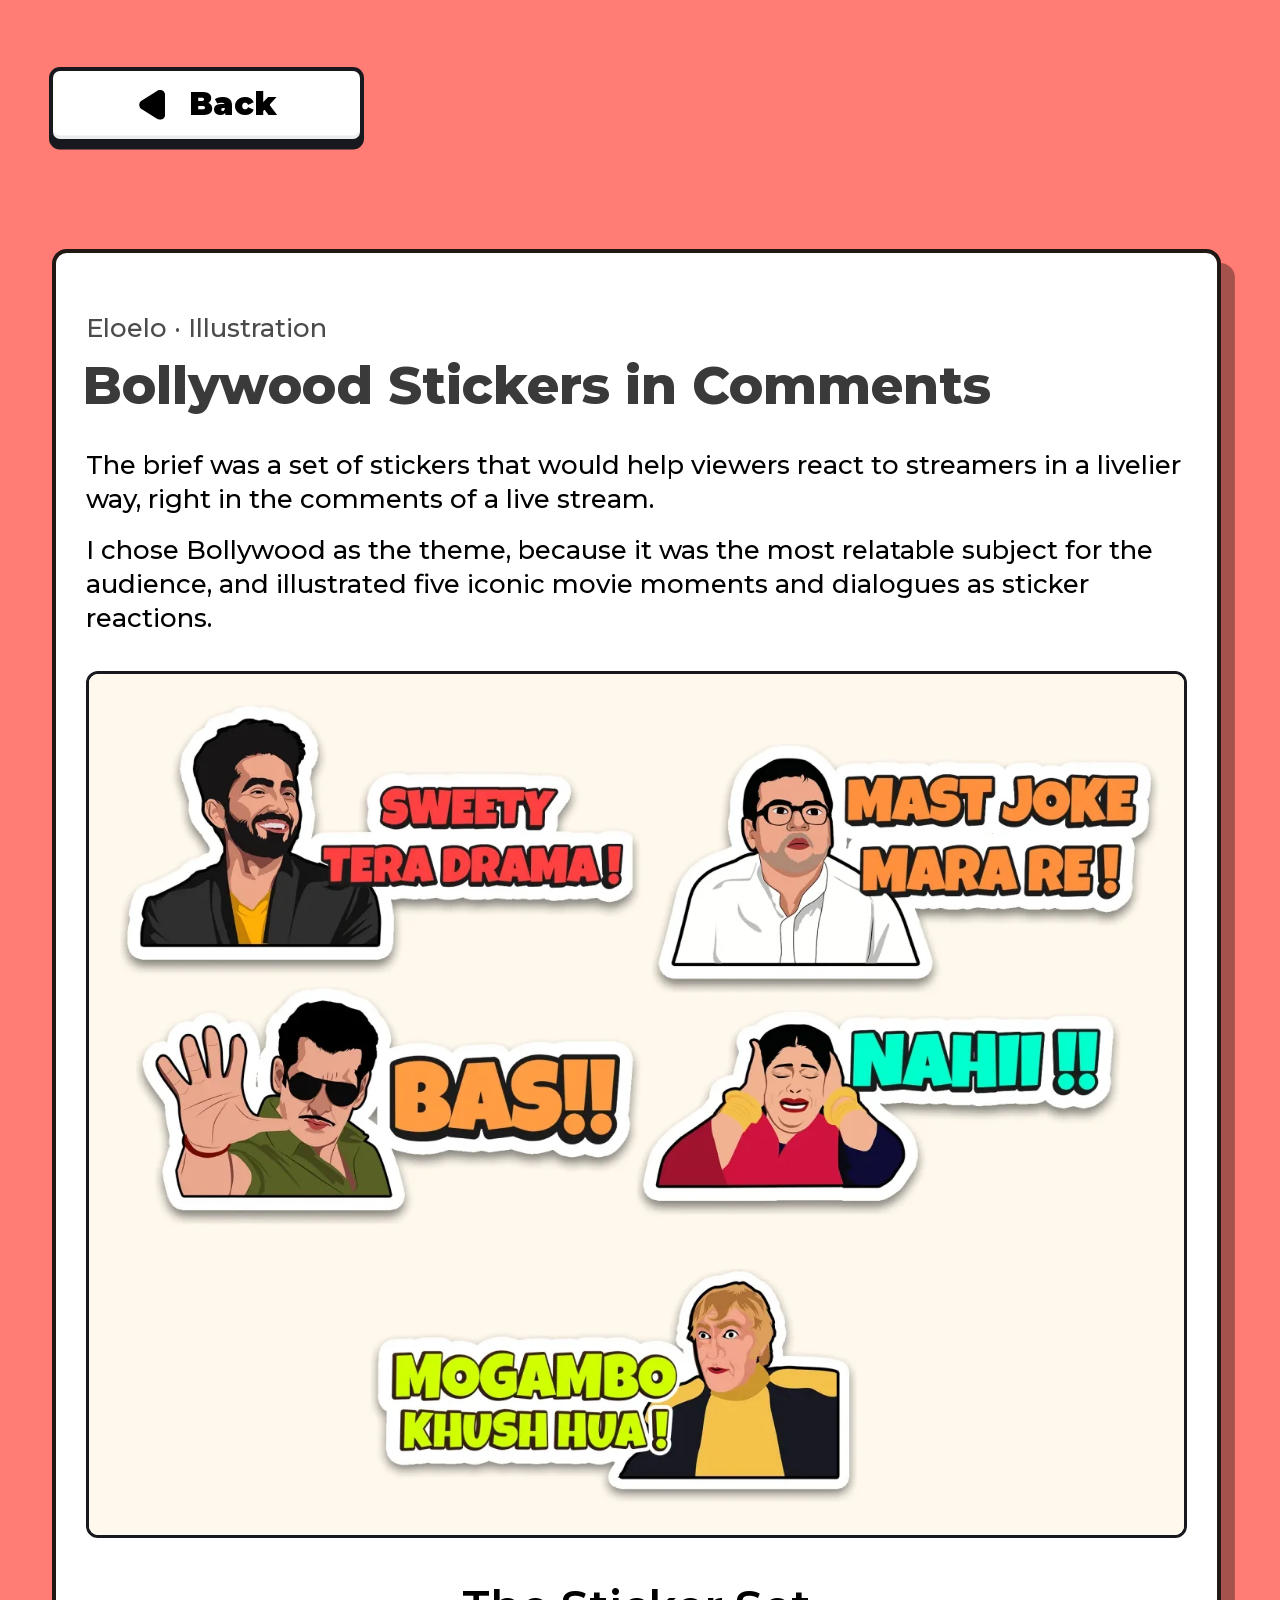
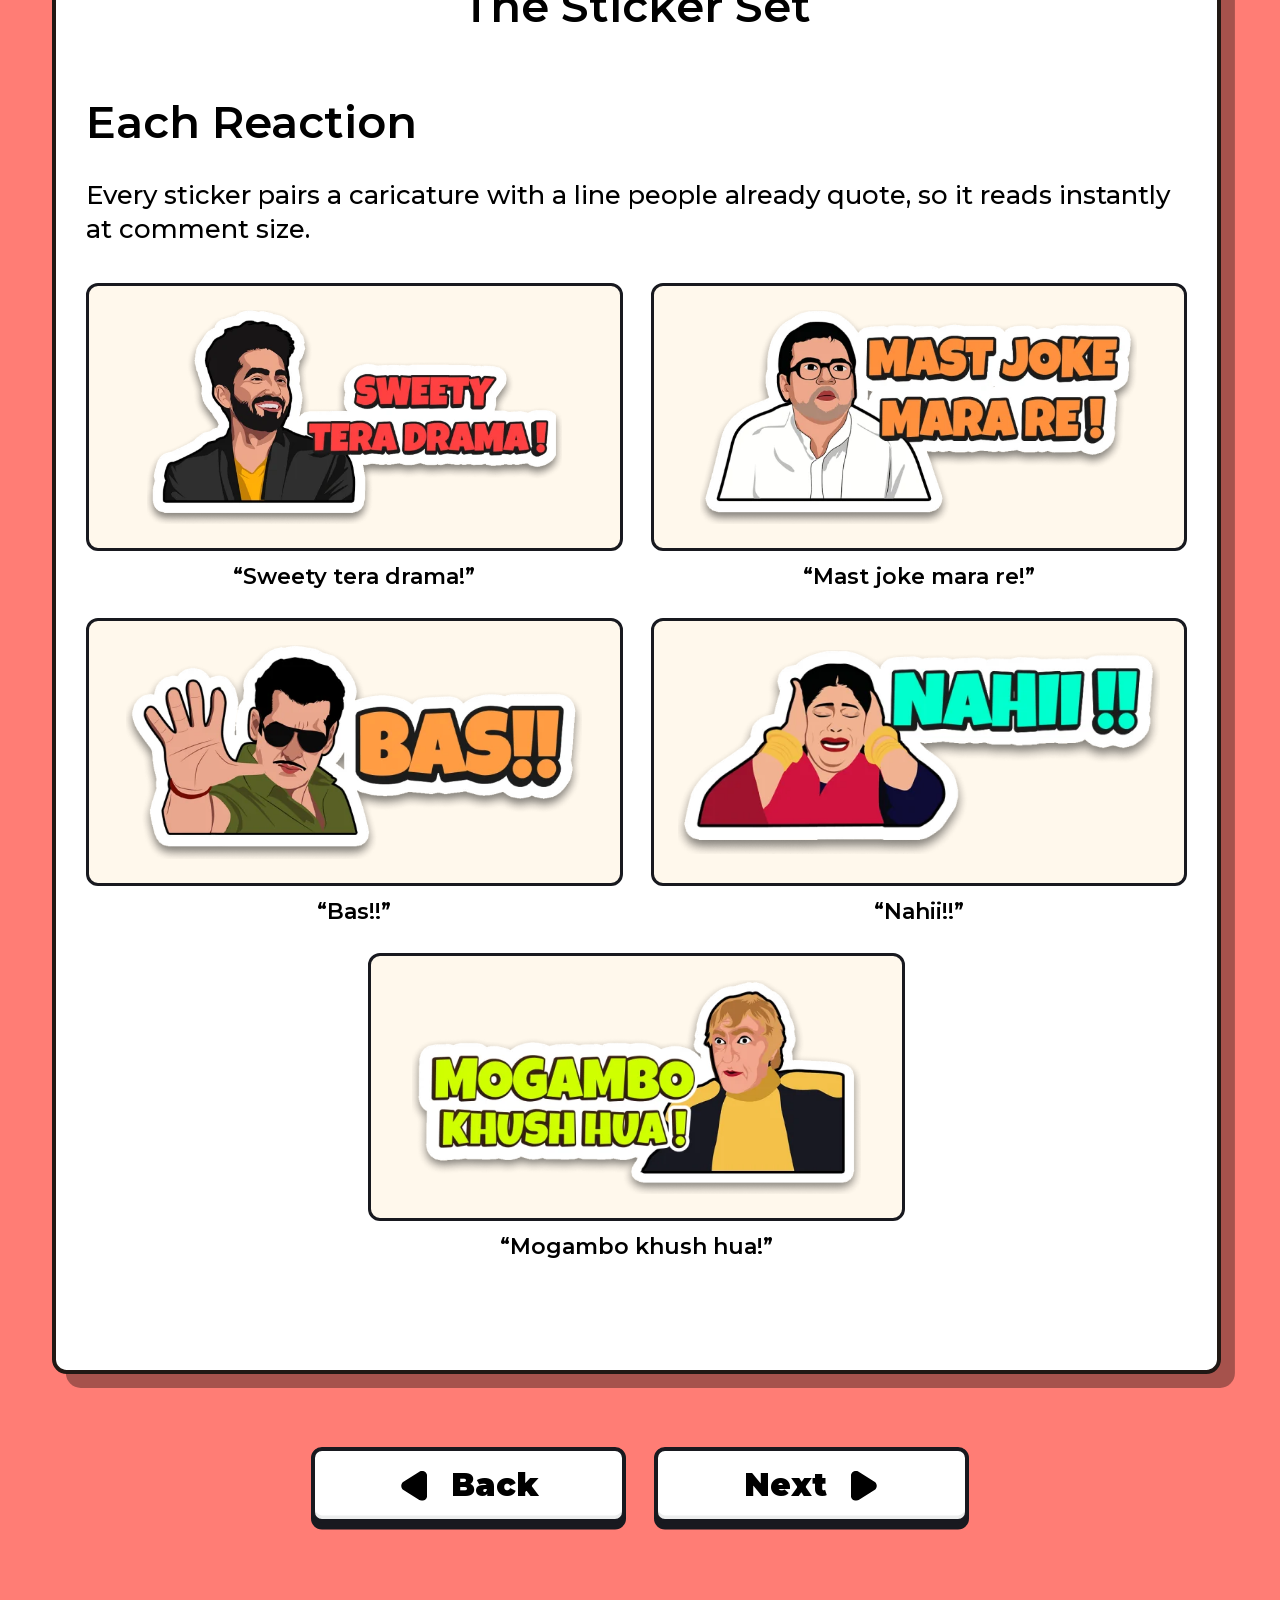
<file: eloelo-stickers.html>
<!doctype html>
<html lang="en">
<head>
  <meta charset="utf-8">
  <meta name="viewport" content="width=device-width, initial-scale=1">
  <meta name="color-scheme" content="only light">
  <meta name="darkreader-lock">
  <title>Bollywood Stickers for Eloelo · Shyam Harikumar</title>
  <meta name="description" content="Illustrated Bollywood stickers that let viewers react to streamers in the Eloelo live chat.">
  <link rel="preload" href="fonts/montserrat-latin.woff2" as="font" type="font/woff2" crossorigin>
  <link rel="icon" type="image/png" href="assets/favicon.png">
  <link rel="stylesheet" href="styles.css">
</head>
<body>
  <main class="case">
    <a class="btn case__top" href="index.html#work"><img class="btn__back" src="assets/back.svg" alt="">Back</a>

    <article class="sheet">
      <p class="sheet__kicker">Eloelo · Illustration</p>
      <h1 class="sheet__title">Bollywood Stickers in Comments</h1>
      <p>The brief was a set of stickers that would help viewers react to streamers in a livelier way, right in the comments of a live stream.</p>
      <p>I chose Bollywood as the theme, because it was the most relatable subject for the audience, and illustrated five iconic movie moments and dialogues as sticker reactions.</p>

      <img class="elo-wide" src="assets/elo-stickers-all.webp" alt="Five illustrated Bollywood comment stickers shown together">
      <p class="caption">The Sticker Set</p>

      <h2>Each Reaction</h2>
      <p>Every sticker pairs a caricature with a line people already quote, so it reads instantly at comment size.</p>
      <div class="elo-stickers">
        <figure><img src="assets/elo-sticker-sweety.webp" alt="Sticker: Sweety tera drama!" loading="lazy"><figcaption>“Sweety tera drama!”</figcaption></figure>
        <figure><img src="assets/elo-sticker-babu-rao.webp" alt="Sticker: Mast joke mara re!" loading="lazy"><figcaption>“Mast joke mara re!”</figcaption></figure>
        <figure><img src="assets/elo-sticker-bas.webp" alt="Sticker: Bas!!" loading="lazy"><figcaption>“Bas!!”</figcaption></figure>
        <figure><img src="assets/elo-sticker-nahii.webp" alt="Sticker: Nahii!!" loading="lazy"><figcaption>“Nahii!!”</figcaption></figure>
        <figure><img src="assets/elo-sticker-mogambo.webp" alt="Sticker: Mogambo khush hua!" loading="lazy"><figcaption>“Mogambo khush hua!”</figcaption></figure>
      </div>
    </article>

    <div class="case__bottom">
      <a class="btn" href="index.html#work"><img class="btn__back" src="assets/back.svg" alt="">Back</a>
      <a class="btn" href="eloelo-cards.html">Next<img class="btn__back btn__next" src="assets/back.svg" alt=""></a>
    </div>
  </main>
  <script src="lightbox.js"></script>
</body>
</html>
</file>
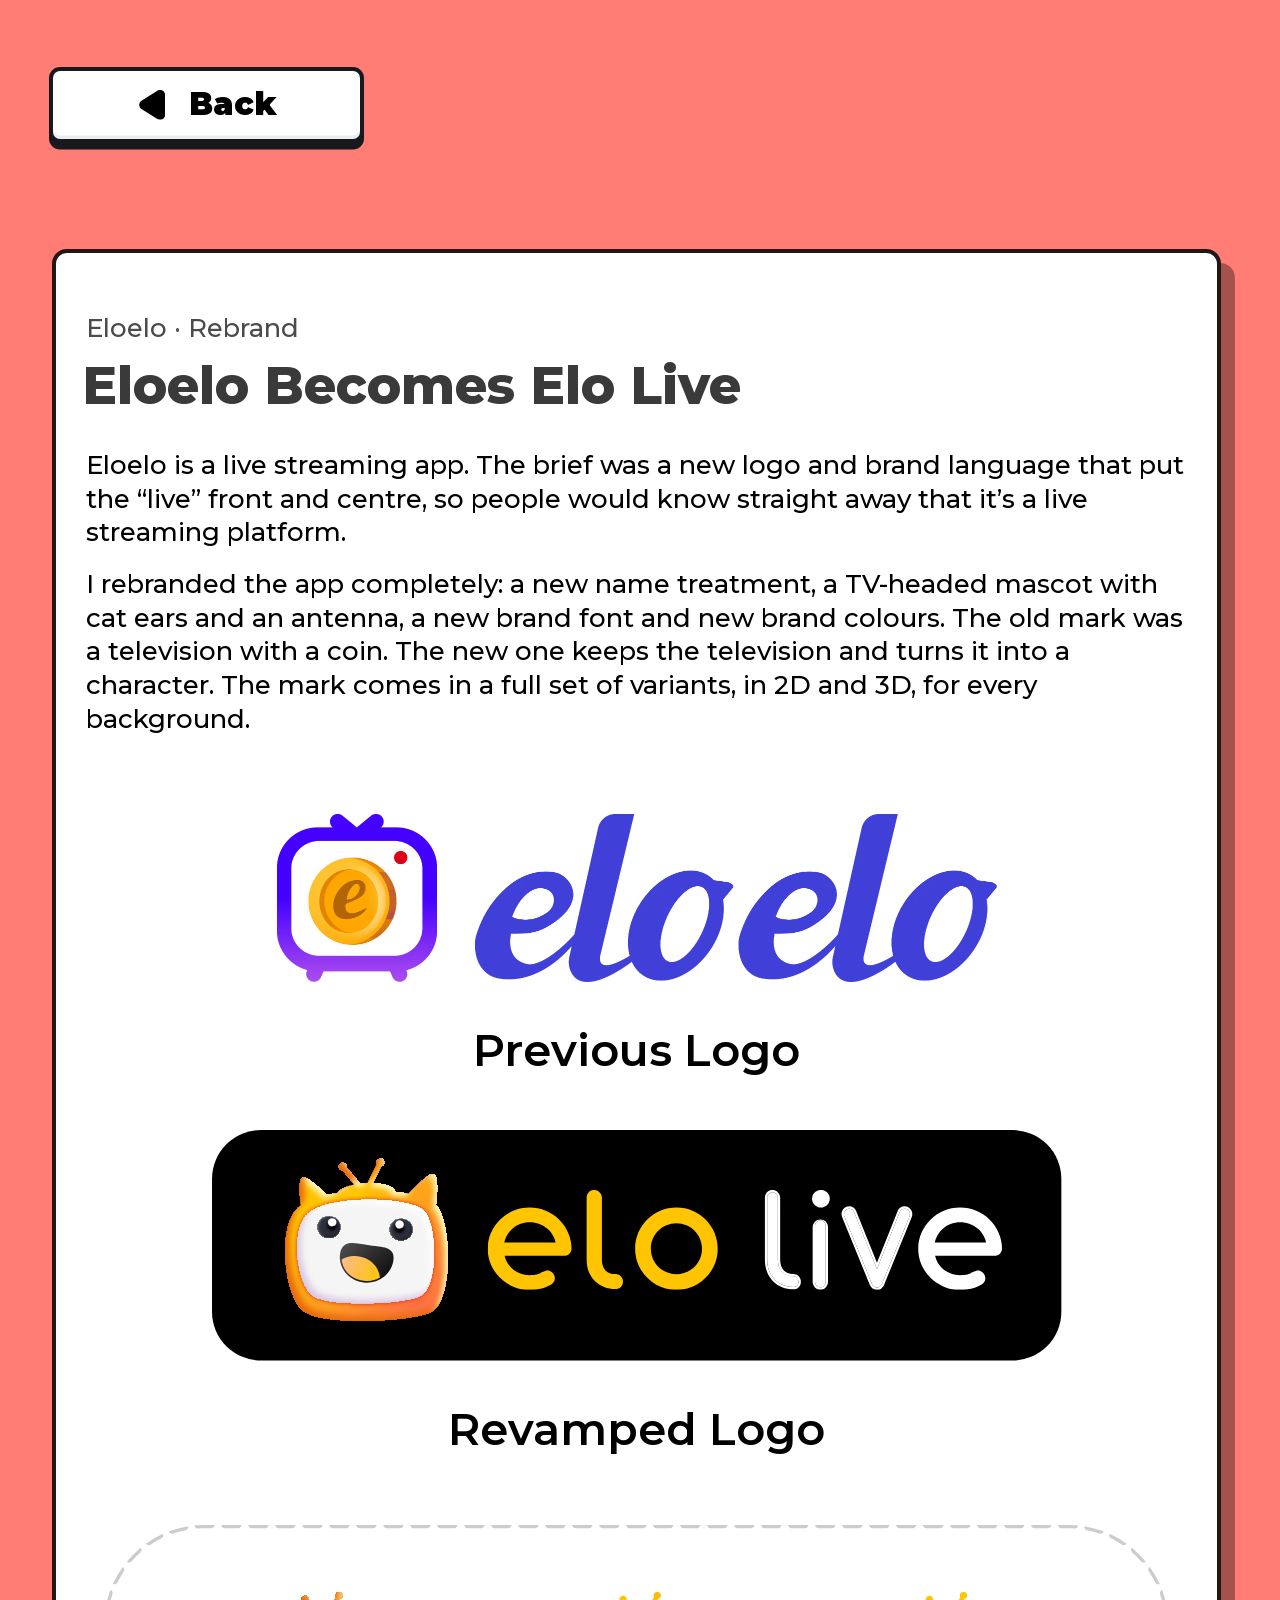
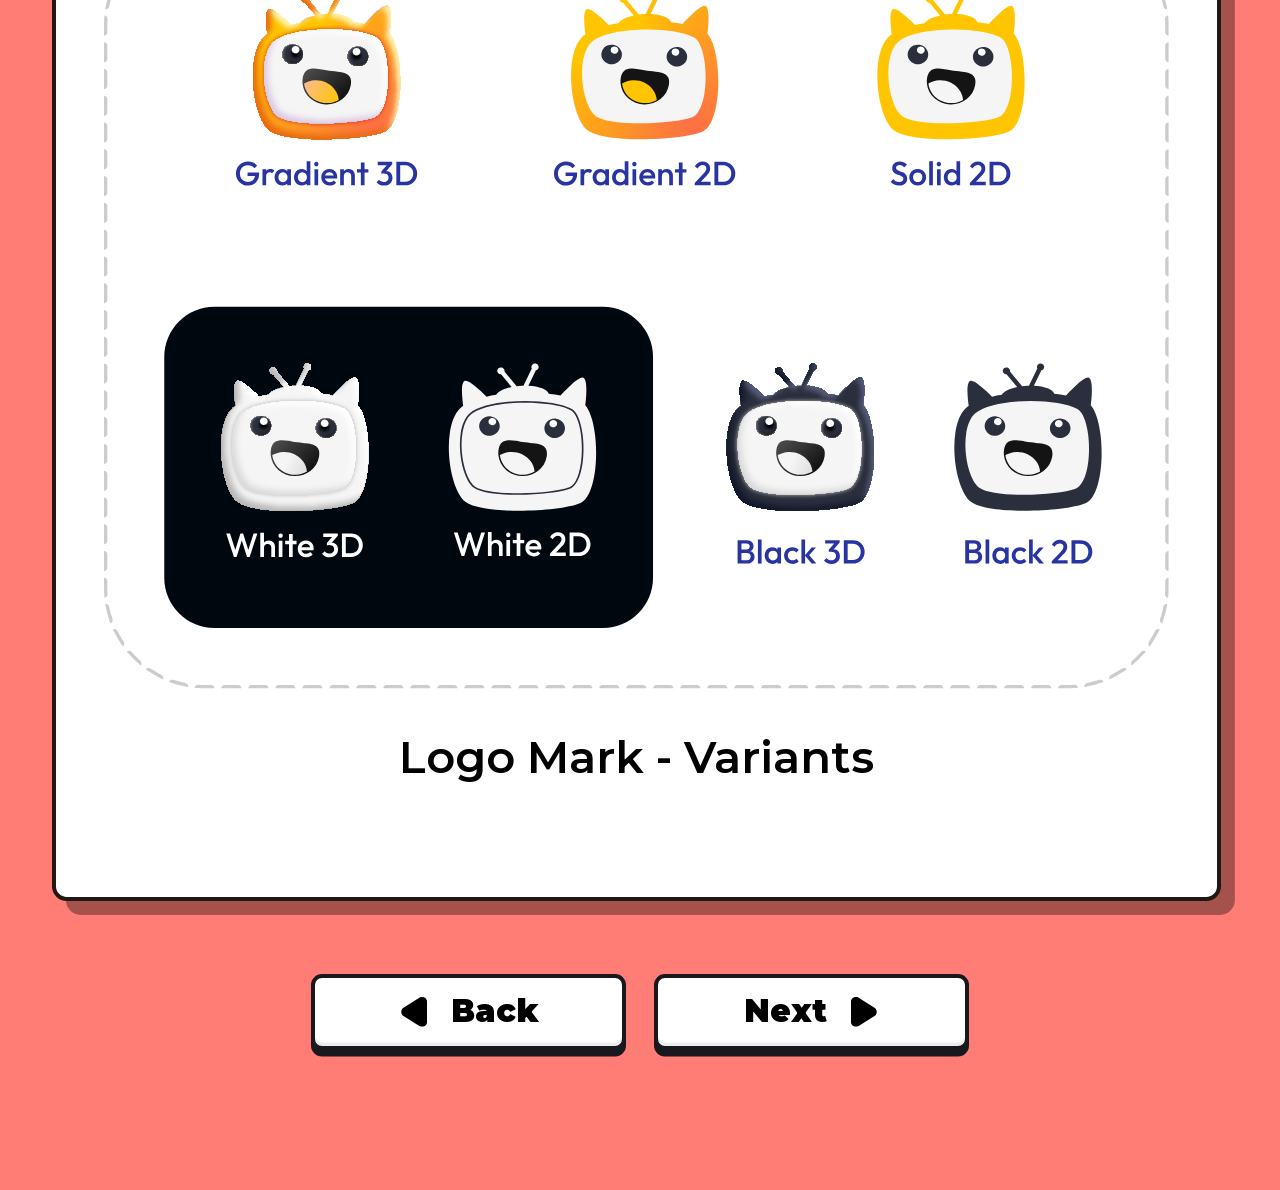
<file: eloelo.html>
<!doctype html>
<html lang="en">
<head>
  <meta charset="utf-8">
  <meta name="viewport" content="width=device-width, initial-scale=1">
  <meta name="color-scheme" content="only light">
  <meta name="darkreader-lock">
  <title>Eloelo to Elo Live · Shyam Harikumar</title>
  <meta name="description" content="Rebranding the Eloelo app as Elo Live: a new logo, mascot and brand language for a live streaming platform.">
  <link rel="preload" href="fonts/montserrat-latin.woff2" as="font" type="font/woff2" crossorigin>
  <link rel="icon" type="image/png" href="assets/favicon.png">
  <link rel="stylesheet" href="styles.css">
</head>
<body>
  <main class="case">
    <a class="btn case__top" href="index.html#work"><img class="btn__back" src="assets/back.svg" alt="">Back</a>

    <article class="sheet">
      <p class="sheet__kicker">Eloelo · Rebrand</p>
      <h1 class="sheet__title">Eloelo Becomes Elo Live</h1>
      <p>Eloelo is a live streaming app. The brief was a new logo and brand language that put the “live” front and centre, so people would know straight away that it’s a live streaming platform.</p>
      <p>I rebranded the app completely: a new name treatment, a TV-headed mascot with cat ears and an antenna, a new brand font and new brand colours. The old mark was a television with a coin. The new one keeps the television and turns it into a character. The mark comes in a full set of variants, in 2D and 3D, for every background.</p>

      <img class="elo-old" src="assets/eloelo-old-logo.webp" alt="The previous Eloelo logo: a purple TV icon with a gold coin and the eloelo wordmark">
      <p class="caption">Previous Logo</p>

      <img class="elo-new" src="assets/elolive-logo.svg" alt="The new Elo Live logo: an orange cat-eared TV mascot beside the elo live wordmark on black">
      <p class="caption">Revamped Logo</p>

      <img class="elo-variants" src="assets/elo-variants.svg" alt="Logo mark variants: Gradient 3D, Gradient 2D, Solid 2D, White 3D, White 2D, Black 3D and Black 2D">
      <p class="caption">Logo Mark - Variants</p>
    </article>

    <div class="case__bottom">
      <a class="btn" href="index.html#work"><img class="btn__back" src="assets/back.svg" alt="">Back</a>
      <a class="btn" href="eloelo-stickers.html">Next<img class="btn__back btn__next" src="assets/back.svg" alt=""></a>
    </div>
  </main>
  <script src="lightbox.js"></script>
</body>
</html>
</file>
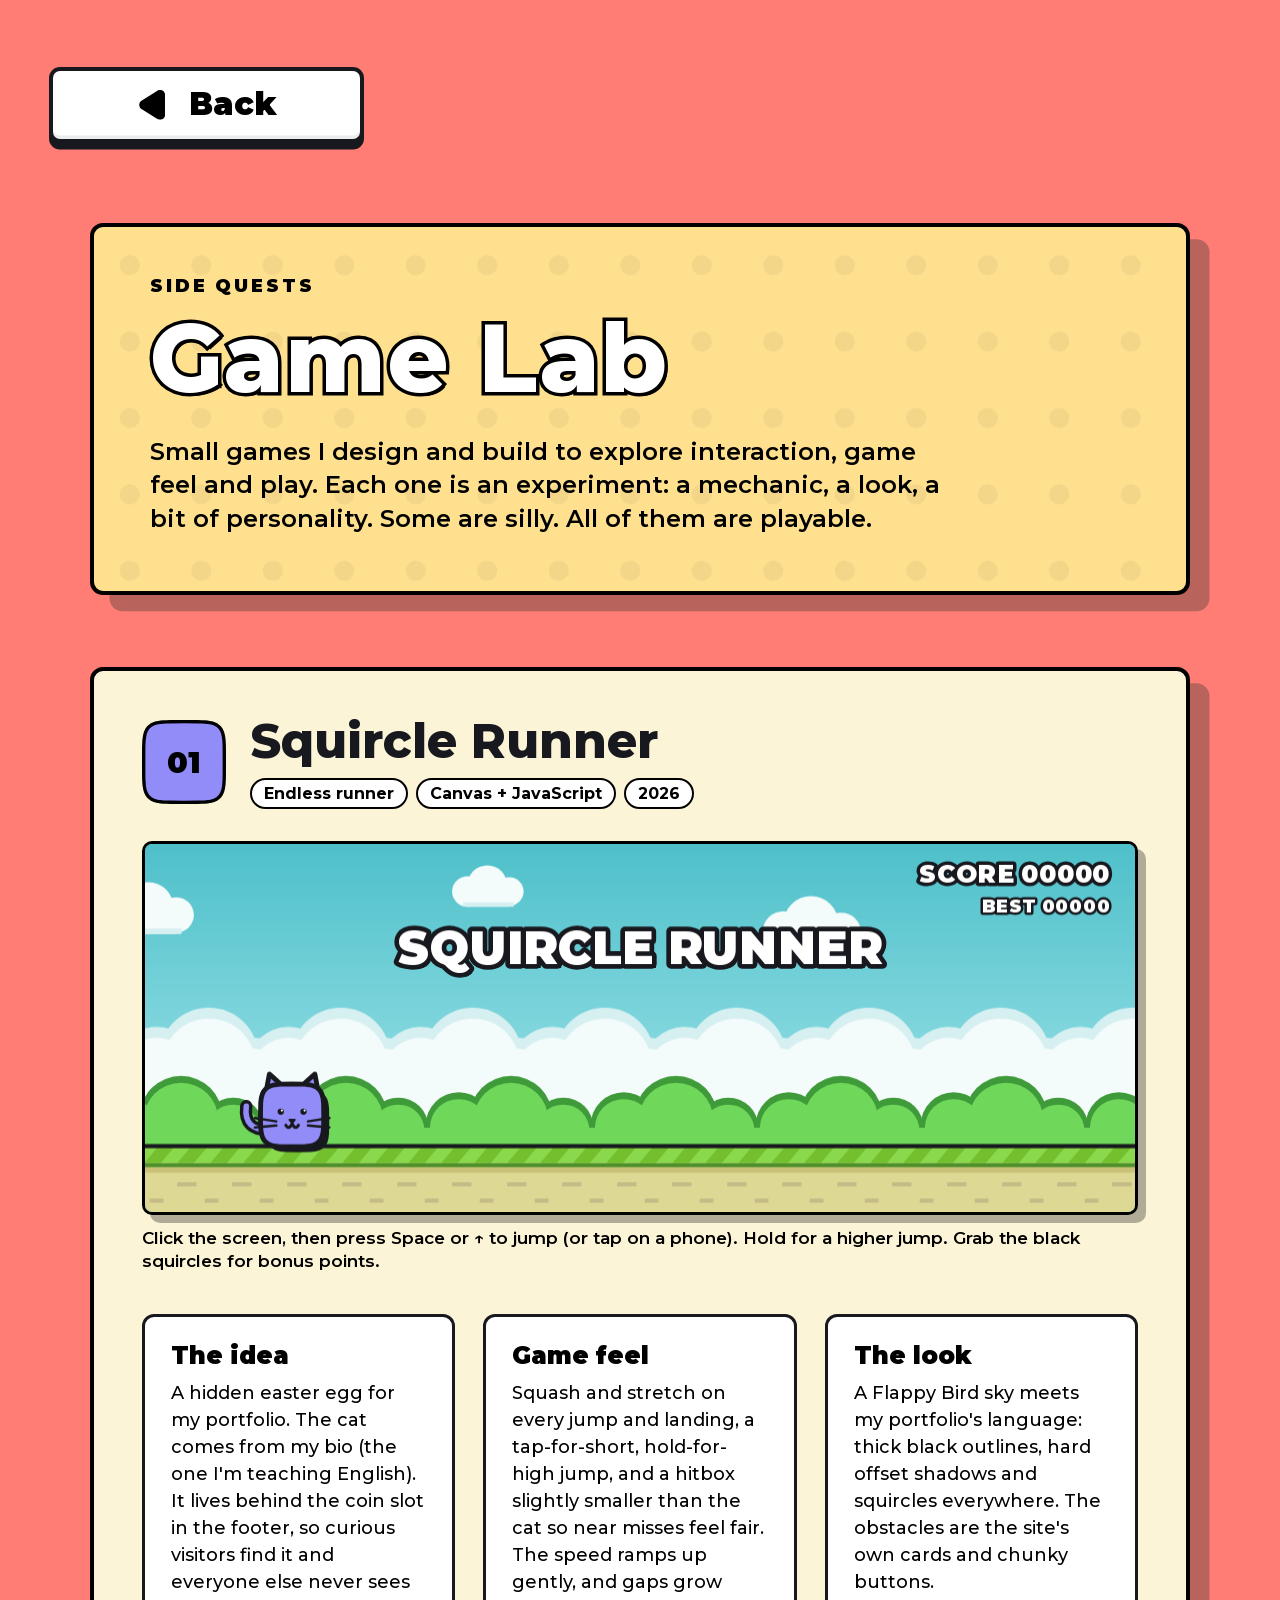
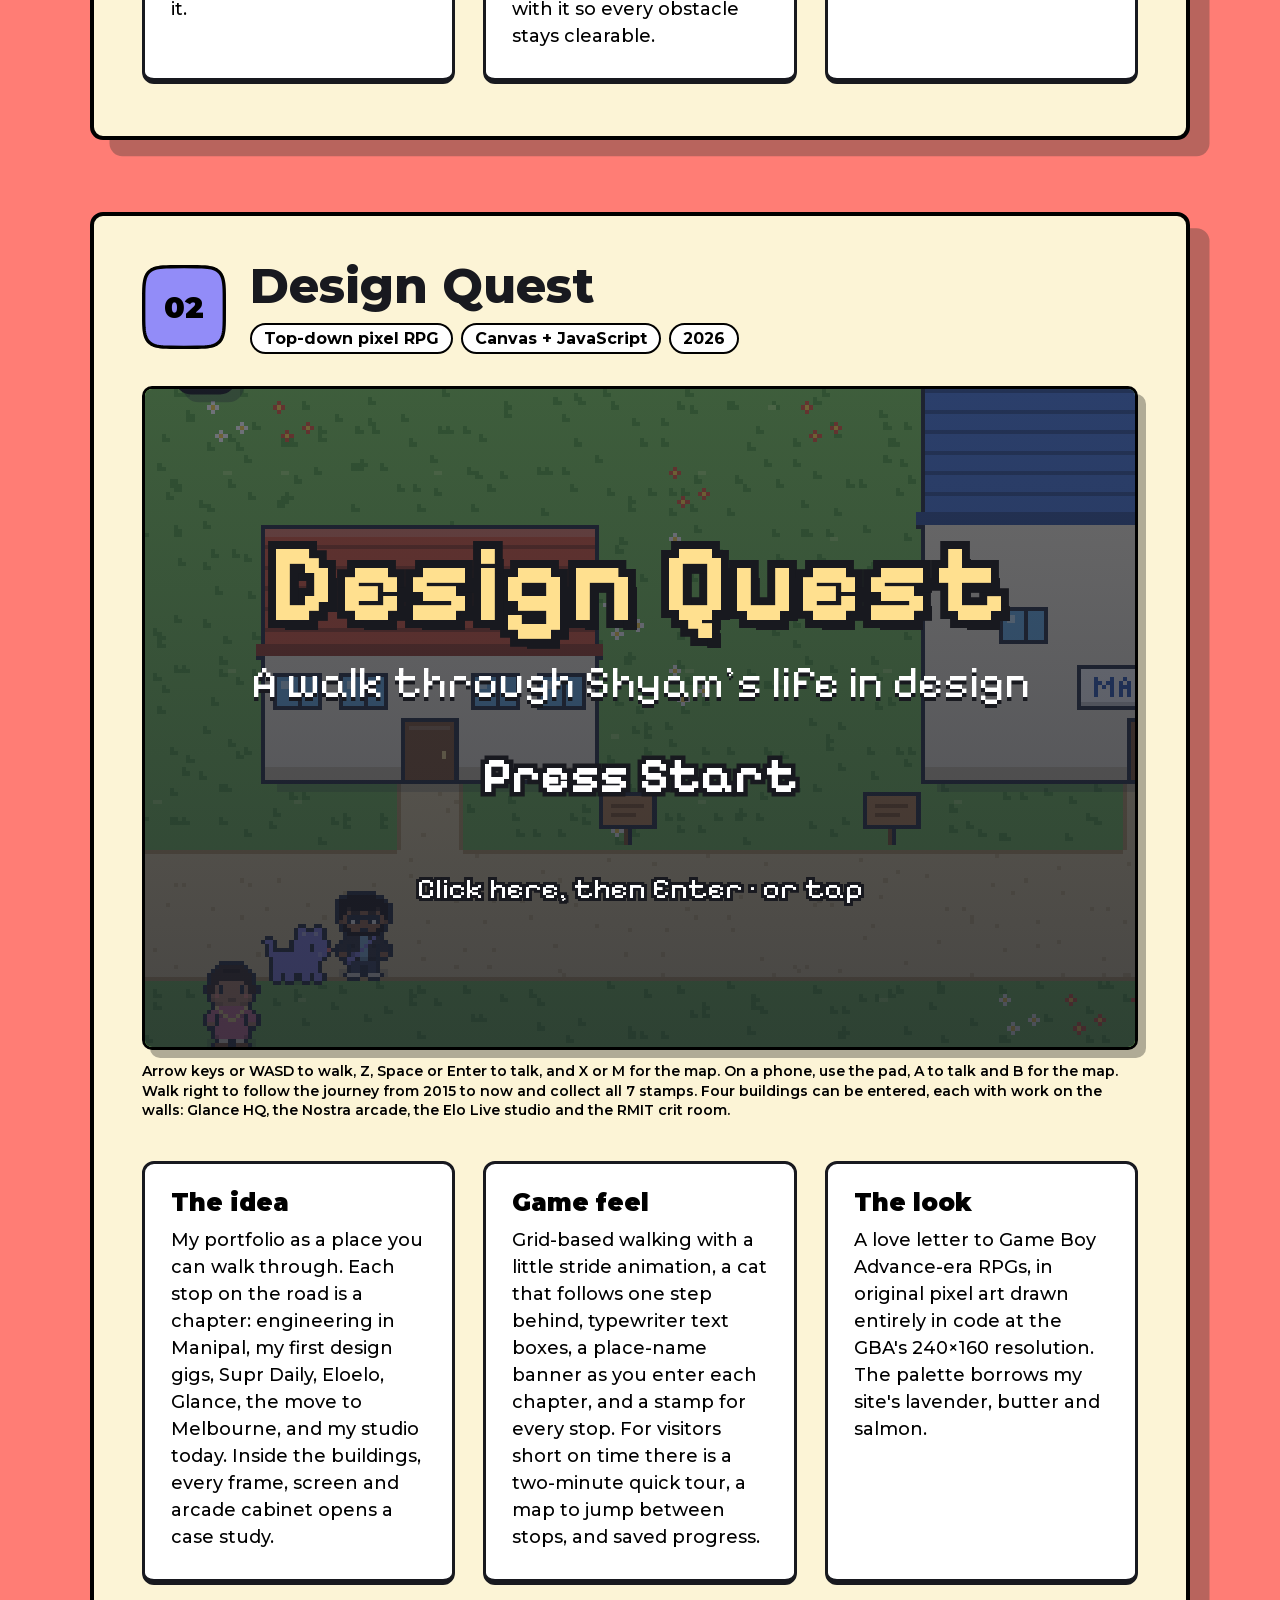
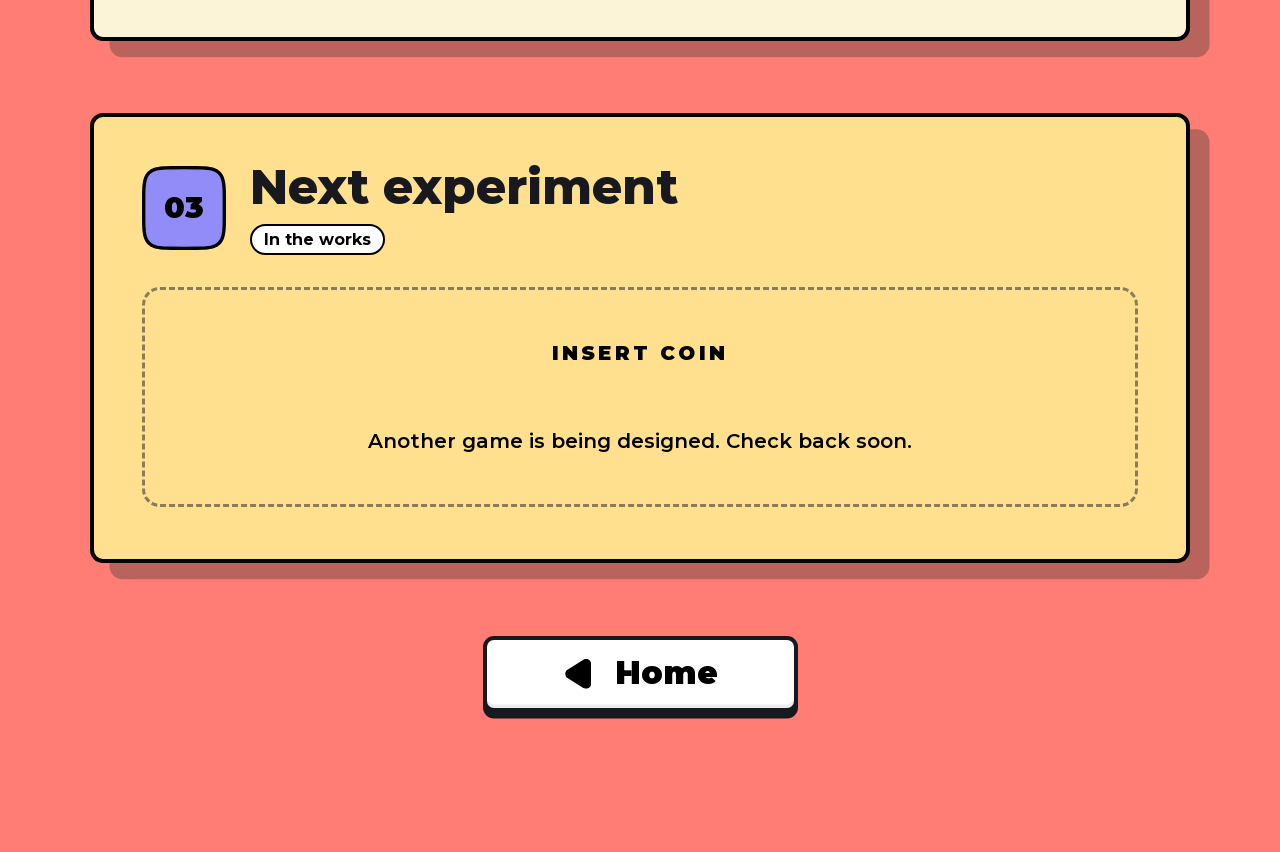
<file: lab.html>
<!doctype html>
<html lang="en">
<head>
  <meta charset="utf-8">
  <meta name="viewport" content="width=device-width, initial-scale=1">
  <meta name="color-scheme" content="only light">
  <meta name="darkreader-lock">
  <title>Game Lab · Shyam Harikumar</title>
  <meta name="description" content="Small games Shyam designs and builds to explore interaction, game feel and play.">
  <link rel="preload" href="fonts/montserrat-latin.woff2" as="font" type="font/woff2" crossorigin>
  <link rel="icon" type="image/png" href="assets/favicon.png">
  <link rel="stylesheet" href="styles.css">
</head>
<body>
  <main class="case lab">
    <a class="btn case__top" href="index.html#work"><img class="btn__back" src="assets/back.svg" alt="">Back</a>

    <header class="card lab-head">
      <p class="lab-kicker">Side quests</p>
      <h1 class="lab-title outlined">Game Lab</h1>
      <p class="lab-intro">Small games I design and build to explore interaction, game feel and play. Each one is an experiment: a mechanic, a look, a bit of personality. Some are silly. All of them are playable.</p>
    </header>

    <article class="card exp" id="squircle-runner" aria-labelledby="exp1-title">
      <div class="exp__top">
        <span class="exp__num">01</span>
        <div>
          <h2 id="exp1-title" class="exp__title">Squircle Runner</h2>
          <ul class="exp__tags" aria-label="Details">
            <li>Endless runner</li><li>Canvas + JavaScript</li><li>2026</li>
          </ul>
        </div>
      </div>

      <section class="arcade arcade--inline" id="arcade" data-inline aria-label="Squircle Runner game">
        <canvas class="arcade__screen" id="arcade-canvas" width="720" height="270" tabindex="0" aria-label="Game screen. Press Space or tap to jump."></canvas>
        <p class="arcade__help">Click the screen, then press Space or ↑ to jump (or tap on a phone). Hold for a higher jump. Grab the black squircles for bonus points.</p>
      </section>

      <div class="exp__notes">
        <div class="note">
          <h3>The idea</h3>
          <p>A hidden easter egg for my portfolio. The cat comes from my bio (the one I'm teaching English). It lives behind the coin slot in the footer, so curious visitors find it and everyone else never sees it.</p>
        </div>
        <div class="note">
          <h3>Game feel</h3>
          <p>Squash and stretch on every jump and landing, a tap-for-short, hold-for-high jump, and a hitbox slightly smaller than the cat so near misses feel fair. The speed ramps up gently, and gaps grow with it so every obstacle stays clearable.</p>
        </div>
        <div class="note">
          <h3>The look</h3>
          <p>A Flappy Bird sky meets my portfolio's language: thick black outlines, hard offset shadows and squircles everywhere. The obstacles are the site's own cards and chunky buttons.</p>
        </div>
      </div>
    </article>

    <article class="card exp" id="design-quest" aria-labelledby="exp2-title">
      <div class="exp__top">
        <span class="exp__num">02</span>
        <div>
          <h2 id="exp2-title" class="exp__title">Design Quest</h2>
          <ul class="exp__tags" aria-label="Details">
            <li>Top-down pixel RPG</li><li>Canvas + JavaScript</li><li>2026</li>
          </ul>
        </div>
      </div>

      <div class="rpg" id="rpg" tabindex="0" aria-label="Design Quest game. Arrow keys or WASD to move, Z, Space or Enter to talk.">
        <div class="rpg__screen">
          <canvas width="240" height="160" aria-hidden="true"></canvas>
          <div class="rpg__place" aria-live="polite"><span class="rpg__place-name"></span><span class="rpg__place-years"></span></div>
          <div class="rpg__stamps" role="img"></div>
          <div class="rpg__dialog" hidden aria-live="polite">
            <span class="rpg__who"></span>
            <p class="rpg__text"></p>
            <span class="rpg__more" aria-hidden="true"><span class="ico ico--down" aria-hidden="true"></span></span>
          </div>
          <div class="rpg__title">
            <p class="rpg__logo">Design Quest</p>
            <p class="rpg__tag">A walk through Shyam's life in design</p>
            <p class="rpg__start">Press Start</p>
            <p class="rpg__keys">Click here, then Enter · or tap</p>
          </div>
          <div class="rpg__end" hidden>
            <p class="rpg__logo">Journey complete!</p>
            <p class="rpg__tag"><span class="rpg__end-count"></span> · 2015 <span class="ico-arrow" aria-hidden="true"></span> Now</p>
            <div class="rpg__end-actions">
              <a class="btn" href="index.html#contact">Get in touch</a>
              <button class="btn rpg__replay" type="button">Play again</button>
            </div>
          </div>
        </div>
        <div class="rpg__pad" aria-hidden="true">
          <div class="rpg__dpad">
            <button type="button" tabindex="-1" data-pad="up" class="is-up"><span class="ico" aria-hidden="true"></span></button>
            <button type="button" tabindex="-1" data-pad="left" class="is-left"><span class="ico ico--left" aria-hidden="true"></span></button>
            <button type="button" tabindex="-1" data-pad="right" class="is-right"><span class="ico ico--right" aria-hidden="true"></span></button>
            <button type="button" tabindex="-1" data-pad="down" class="is-down"><span class="ico ico--down" aria-hidden="true"></span></button>
          </div>
          <button type="button" tabindex="-1" data-pad="a" class="rpg__a">A</button>
        </div>
        <p class="arcade__help">Arrow keys or WASD to walk, Z, Space or Enter to talk, and X or M for the map. On a phone, use the pad, A to talk and B for the map. Walk right to follow the journey from 2015 to now and collect all 7 stamps. Four buildings can be entered, each with work on the walls: Glance HQ, the Nostra arcade, the Elo Live studio and the RMIT crit room.</p>
      </div>

      <div class="exp__notes">
        <div class="note">
          <h3>The idea</h3>
          <p>My portfolio as a place you can walk through. Each stop on the road is a chapter: engineering in Manipal, my first design gigs, Supr Daily, Eloelo, Glance, the move to Melbourne, and my studio today. Inside the buildings, every frame, screen and arcade cabinet opens a case study.</p>
        </div>
        <div class="note">
          <h3>Game feel</h3>
          <p>Grid-based walking with a little stride animation, a cat that follows one step behind, typewriter text boxes, a place-name banner as you enter each chapter, and a stamp for every stop. For visitors short on time there is a two-minute quick tour, a map to jump between stops, and saved progress.</p>
        </div>
        <div class="note">
          <h3>The look</h3>
          <p>A love letter to Game Boy Advance-era RPGs, in original pixel art drawn entirely in code at the GBA's 240×160 resolution. The palette borrows my site's lavender, butter and salmon.</p>
        </div>
      </div>
    </article>

    <article class="card exp exp--next" aria-labelledby="exp3-title">
      <div class="exp__top">
        <span class="exp__num">03</span>
        <div>
          <h2 id="exp3-title" class="exp__title">Next experiment</h2>
          <ul class="exp__tags" aria-label="Details"><li>In the works</li></ul>
        </div>
      </div>
      <div class="exp__slot">
        <p class="exp__slot-label">Insert coin</p>
        <p>Another game is being designed. Check back soon.</p>
      </div>
    </article>

    <div class="case__bottom">
      <a class="btn" href="index.html"><img class="btn__back" src="assets/back.svg" alt="">Home</a>
    </div>
  </main>

  <script src="game.js"></script>
  <script src="sprites.js"></script>
  <script src="rpg.js"></script>
</body>
</html>
</file>
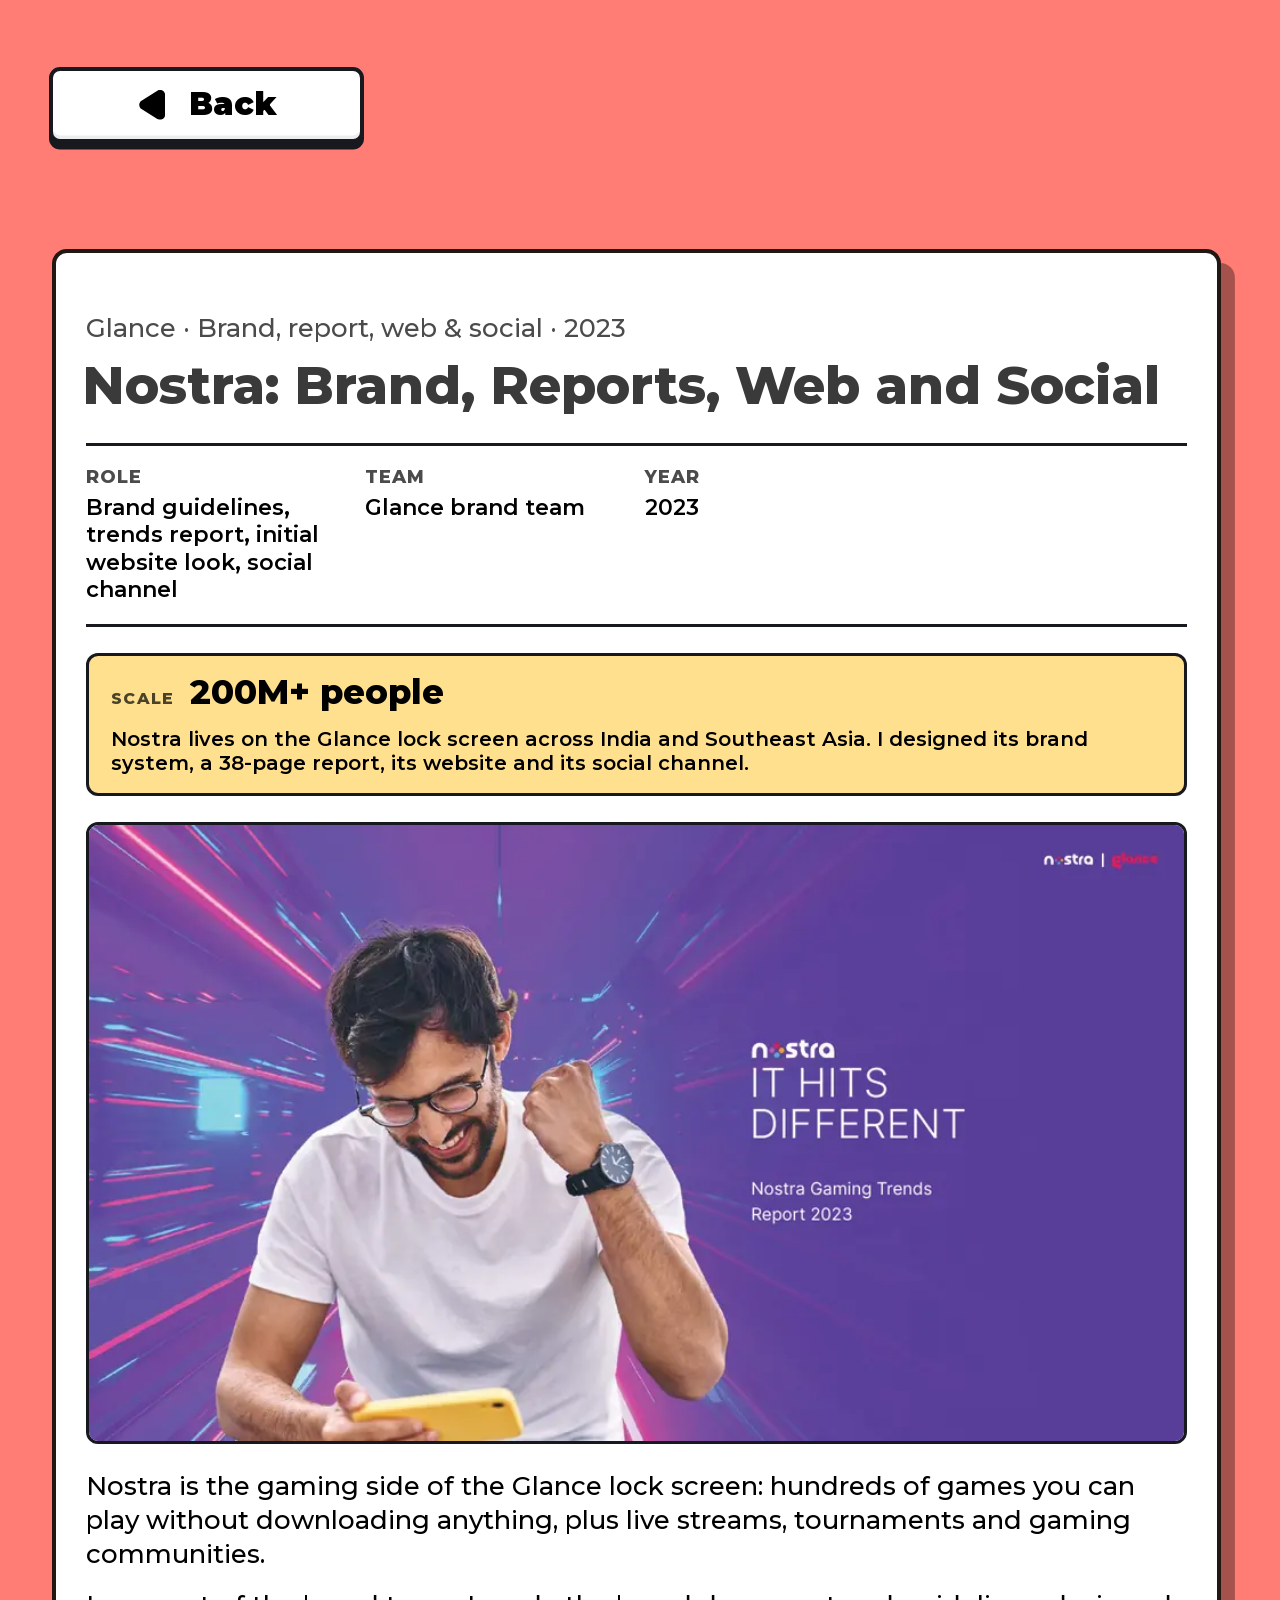
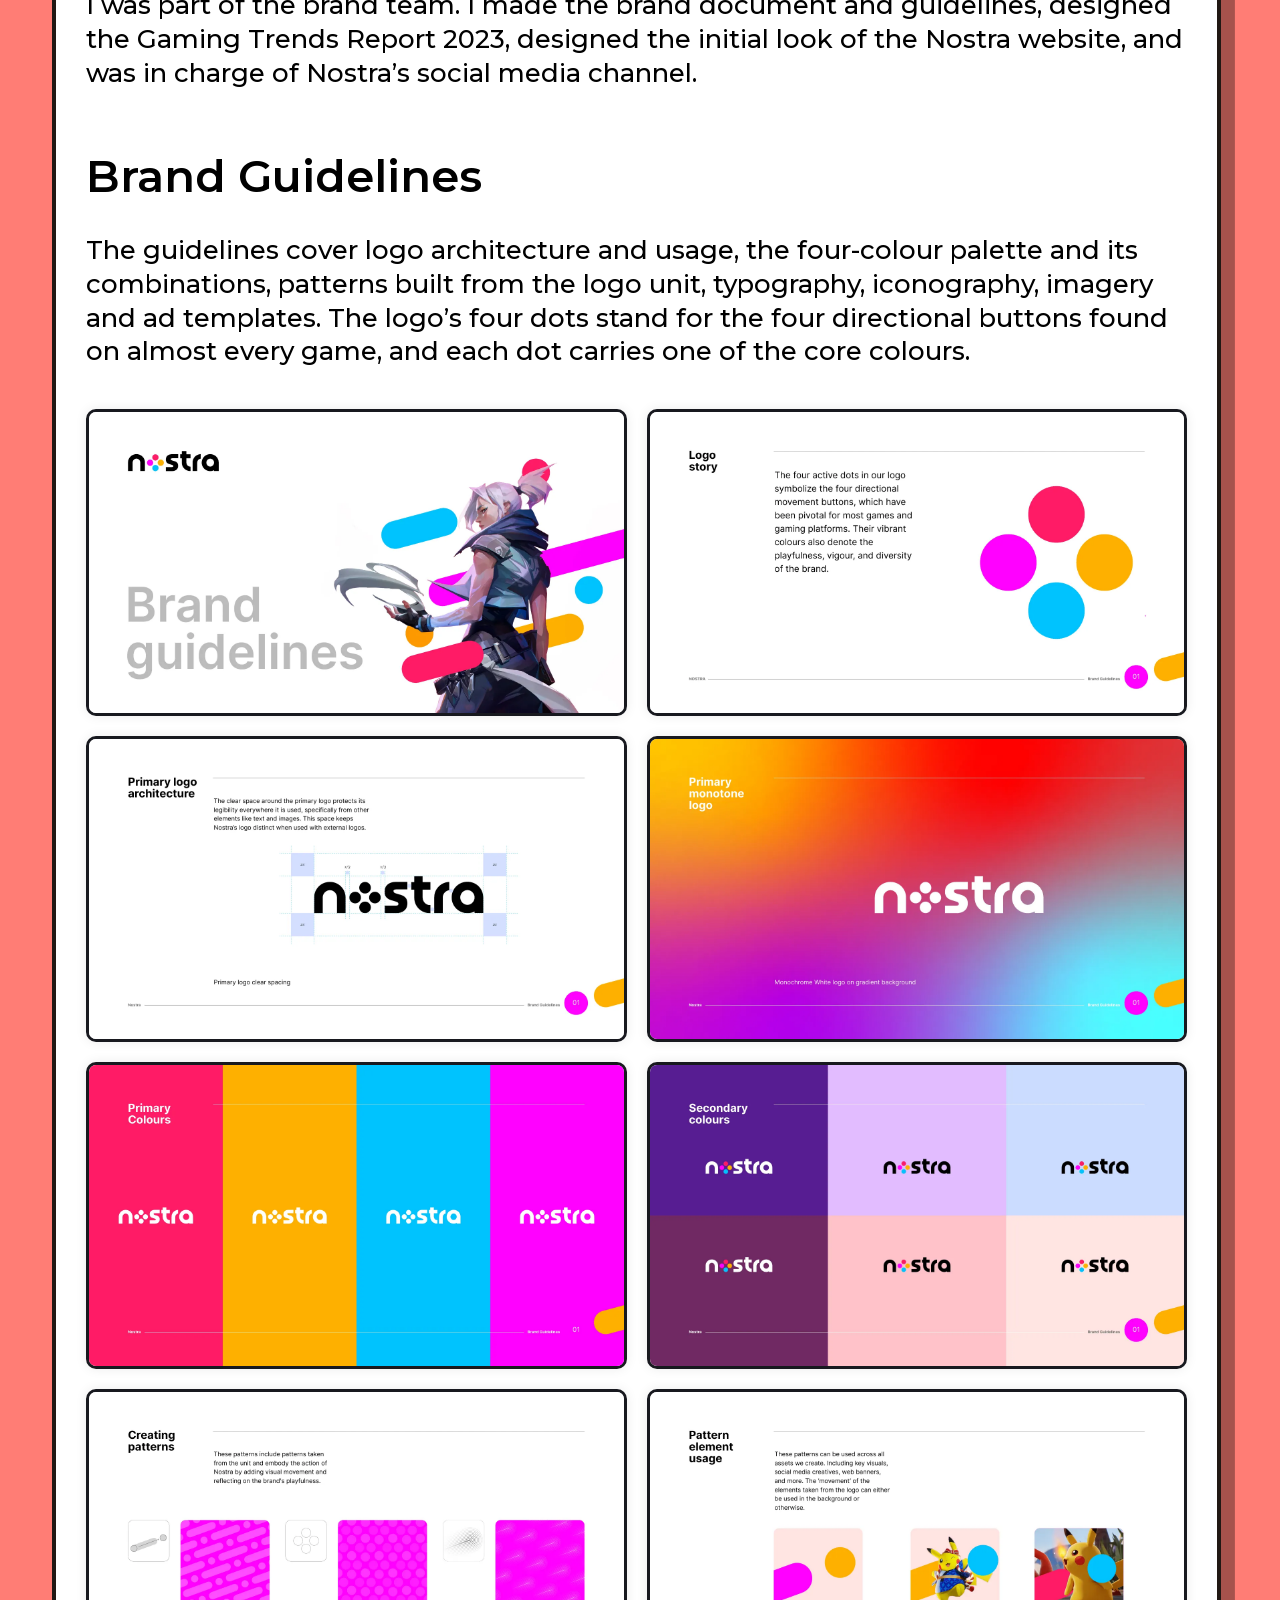
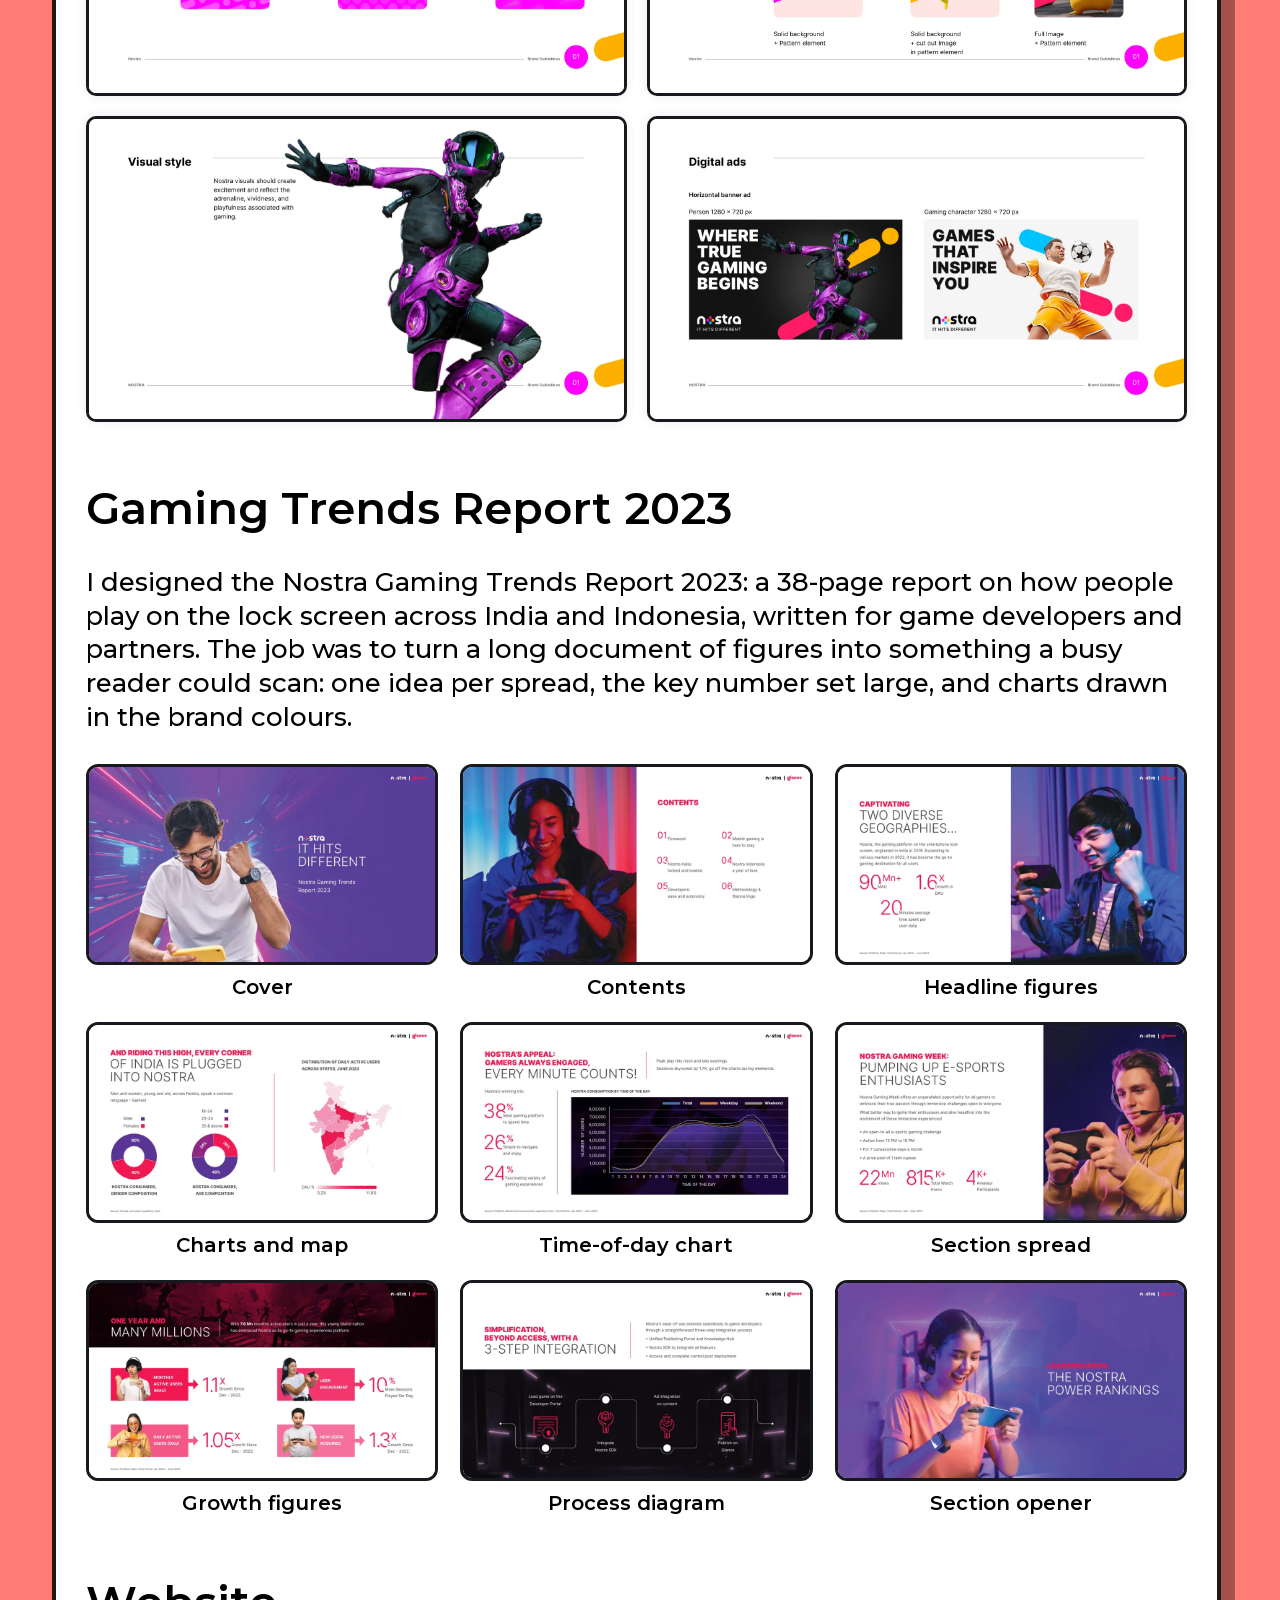
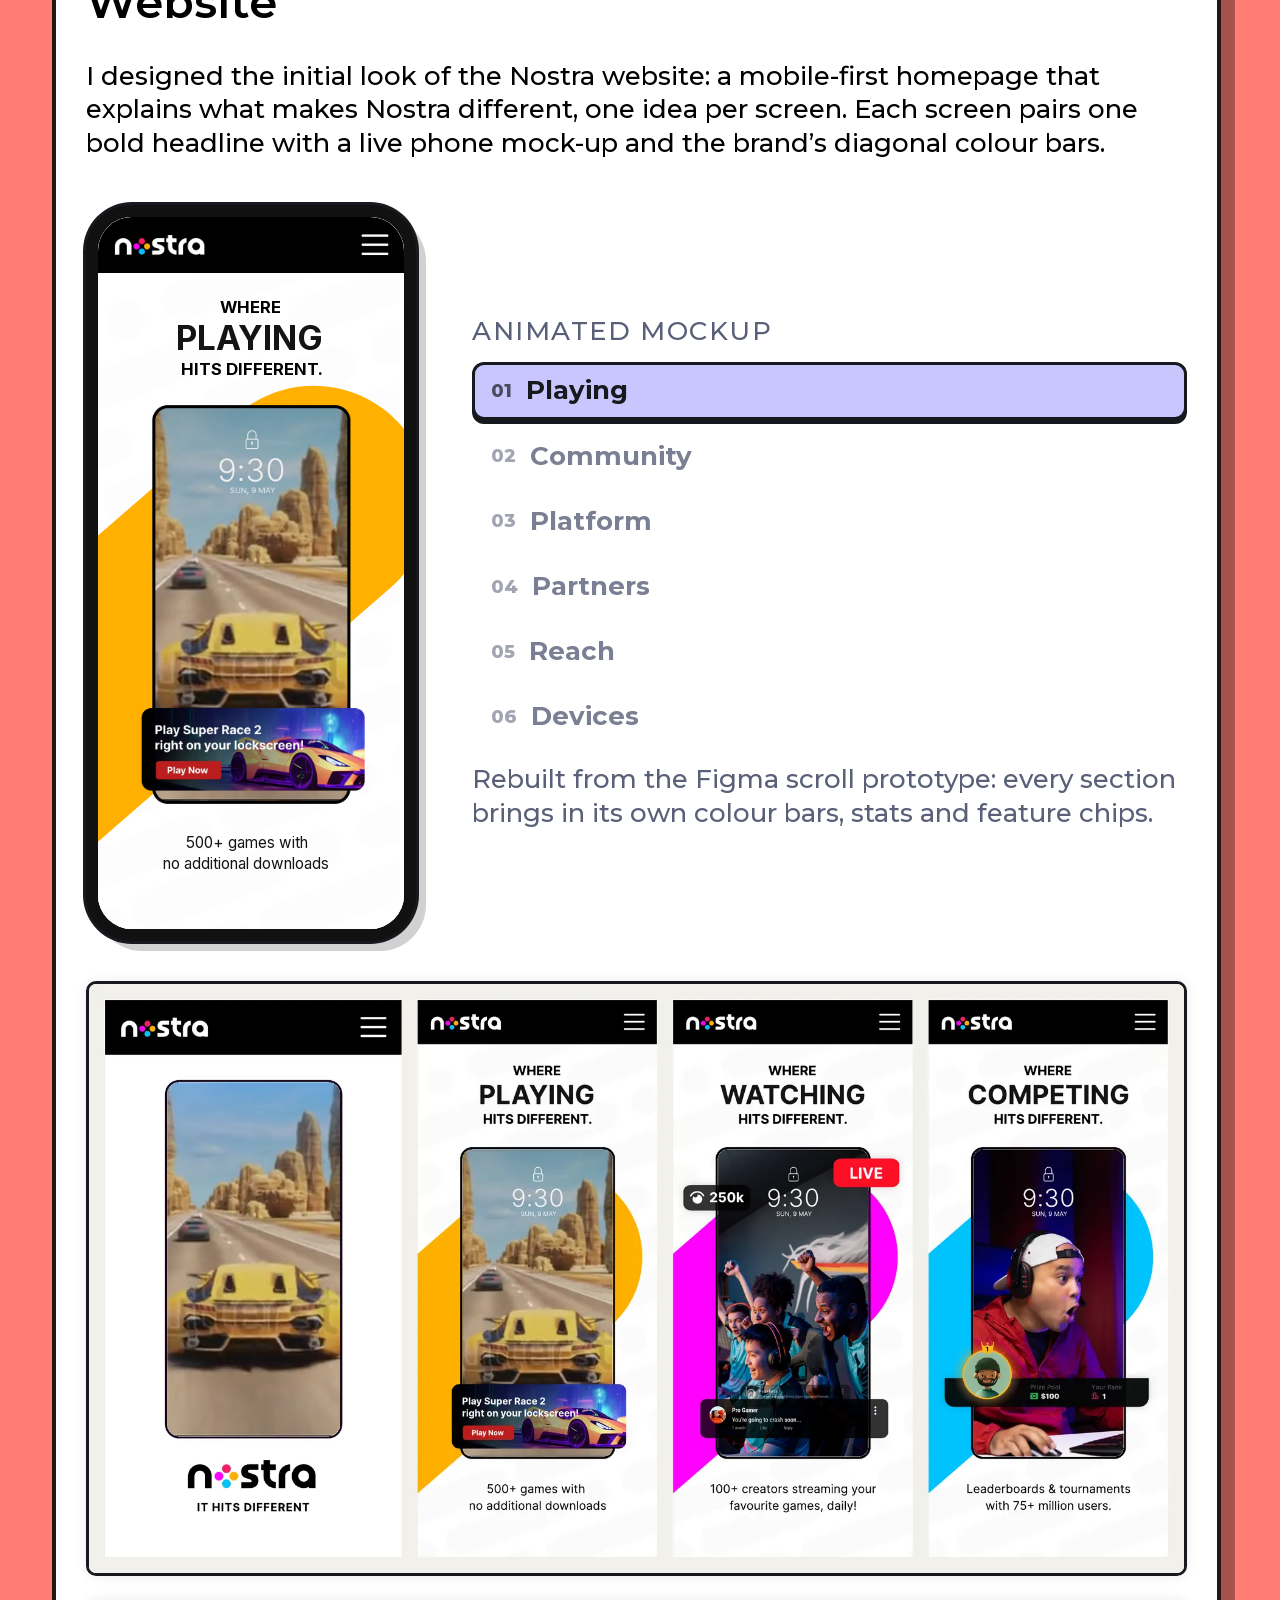
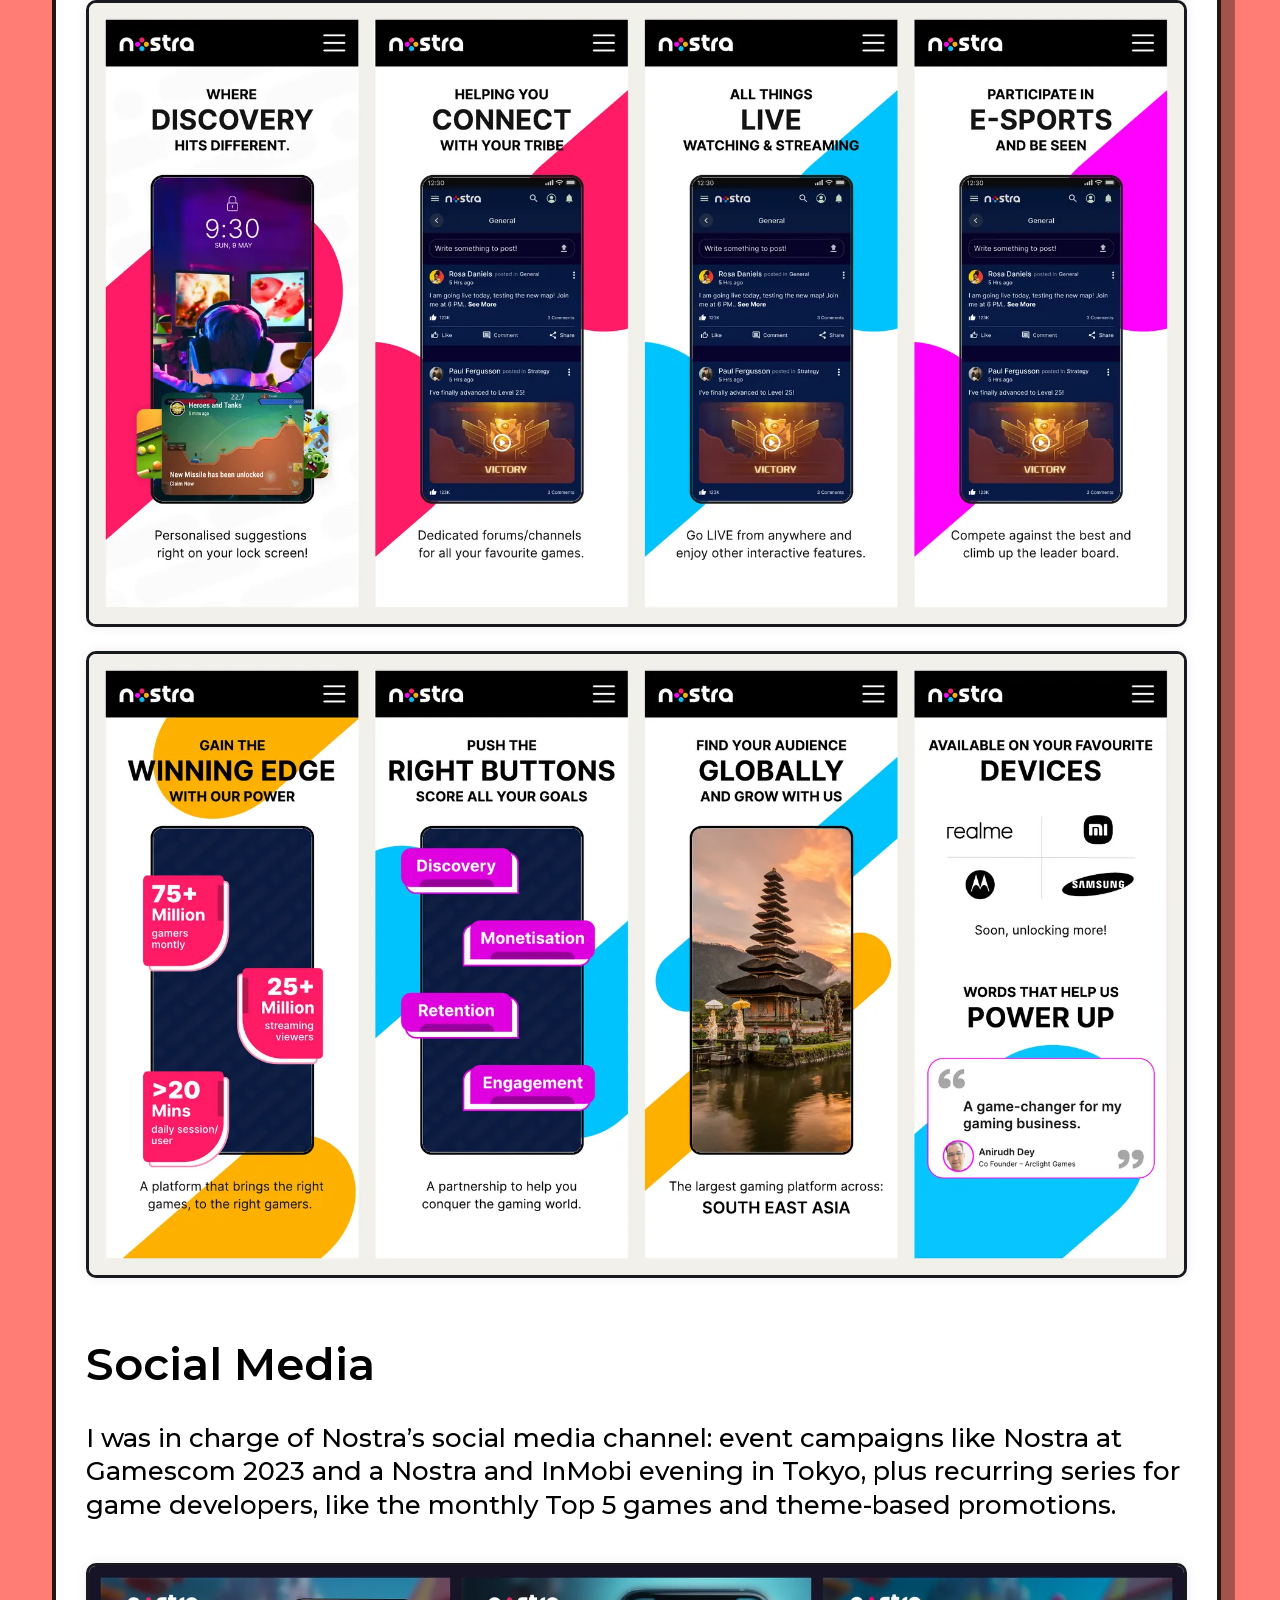
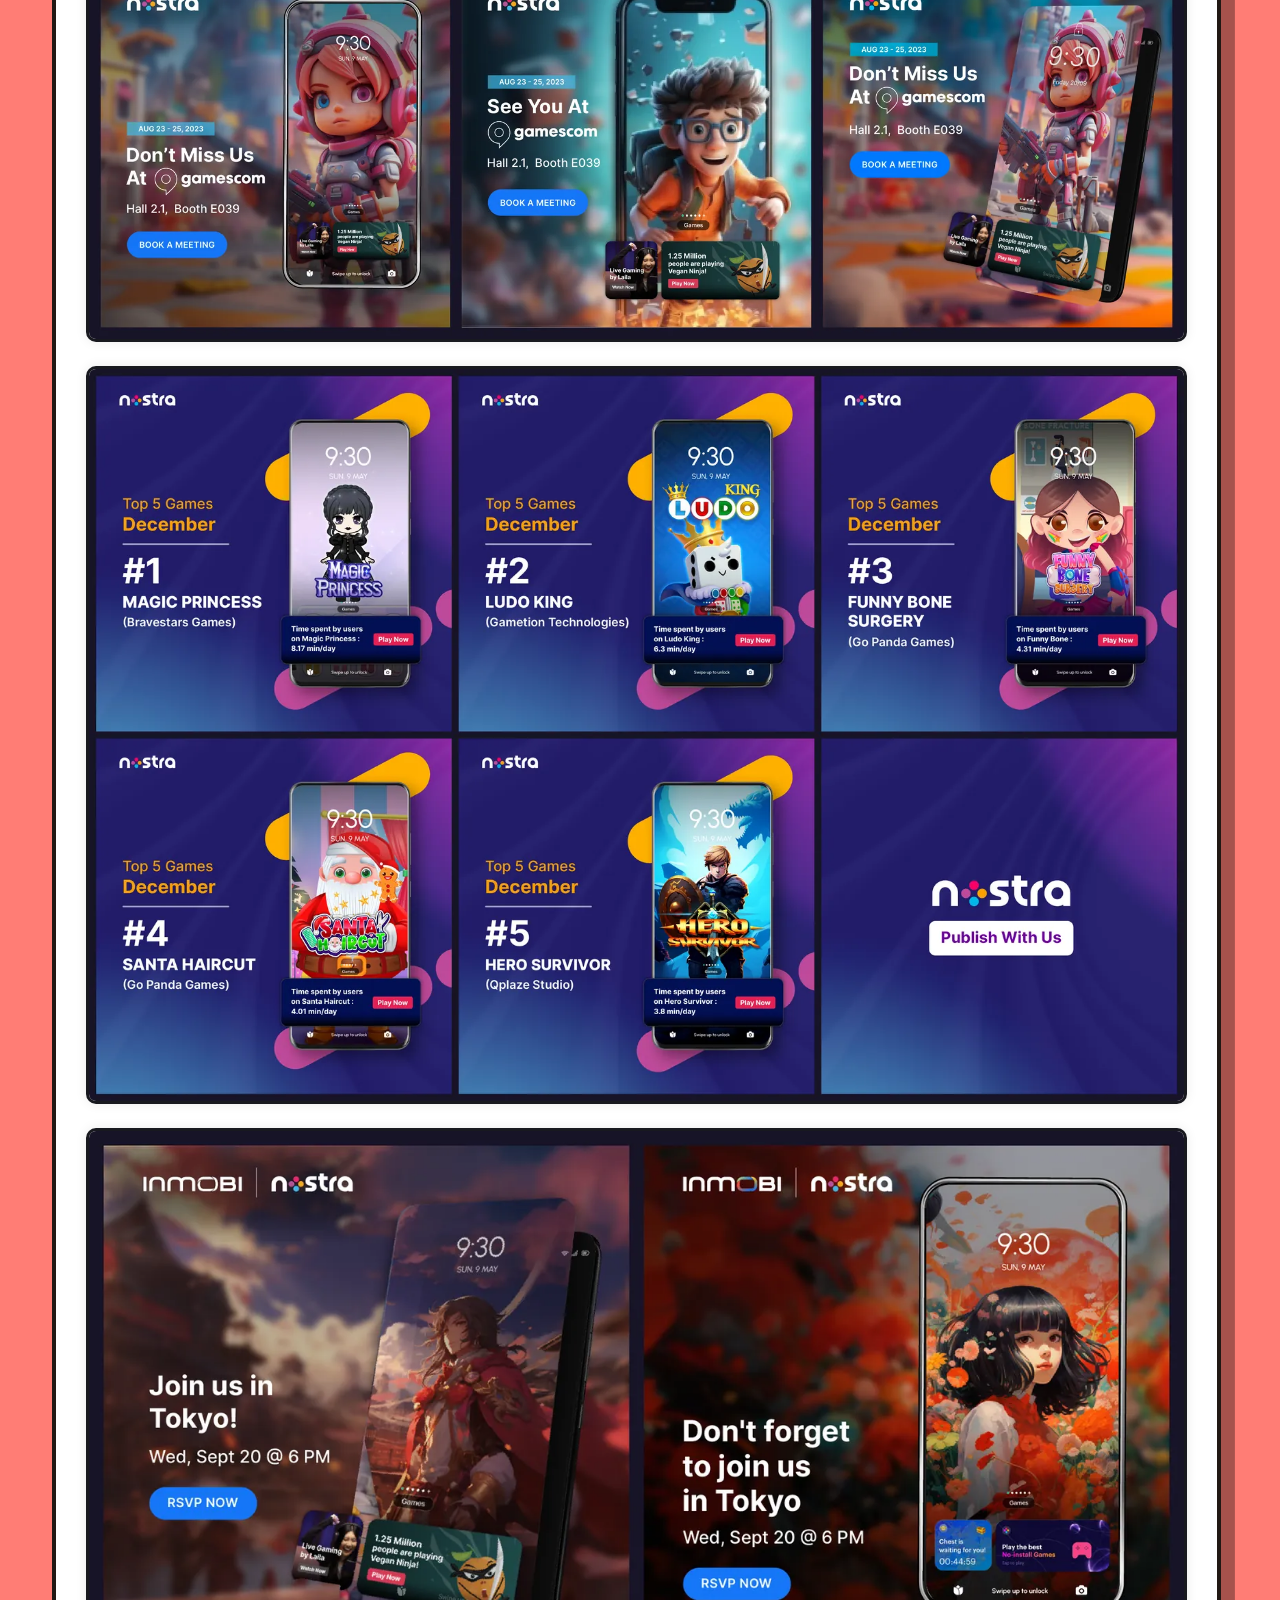
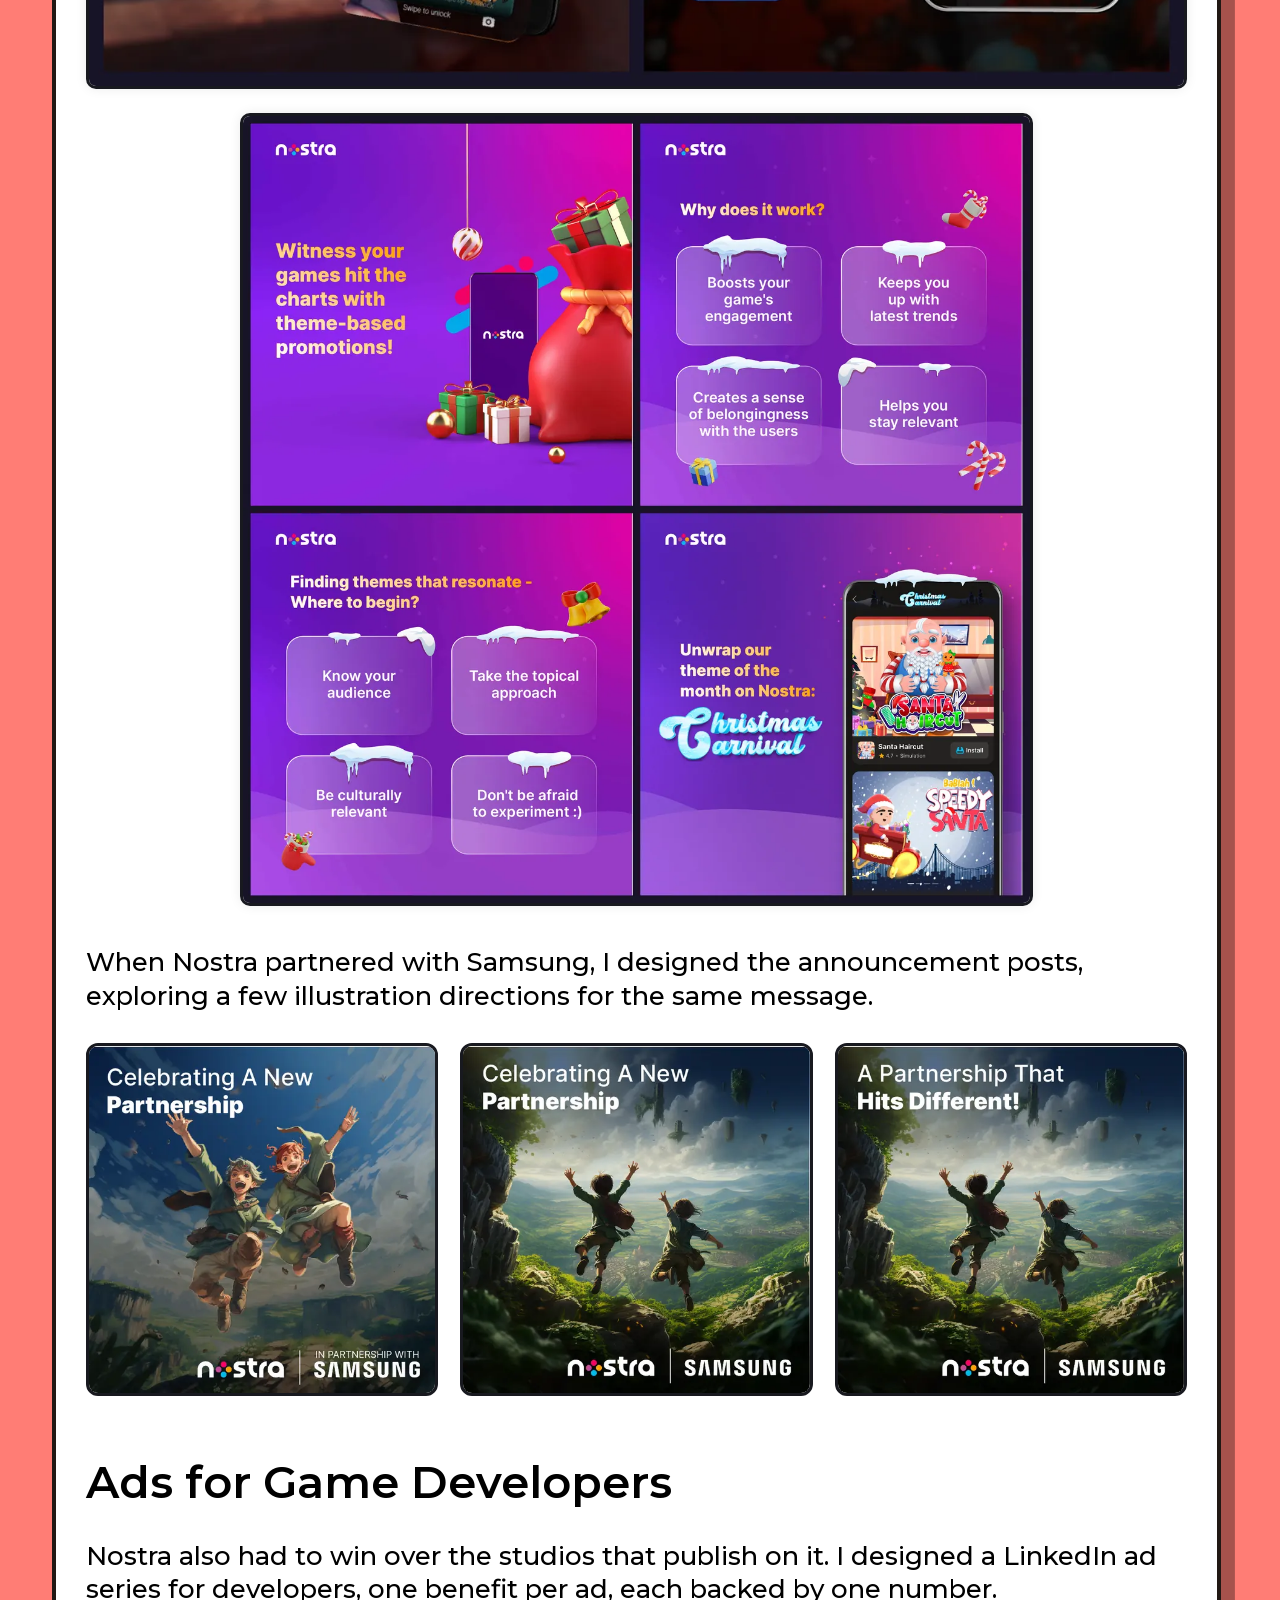
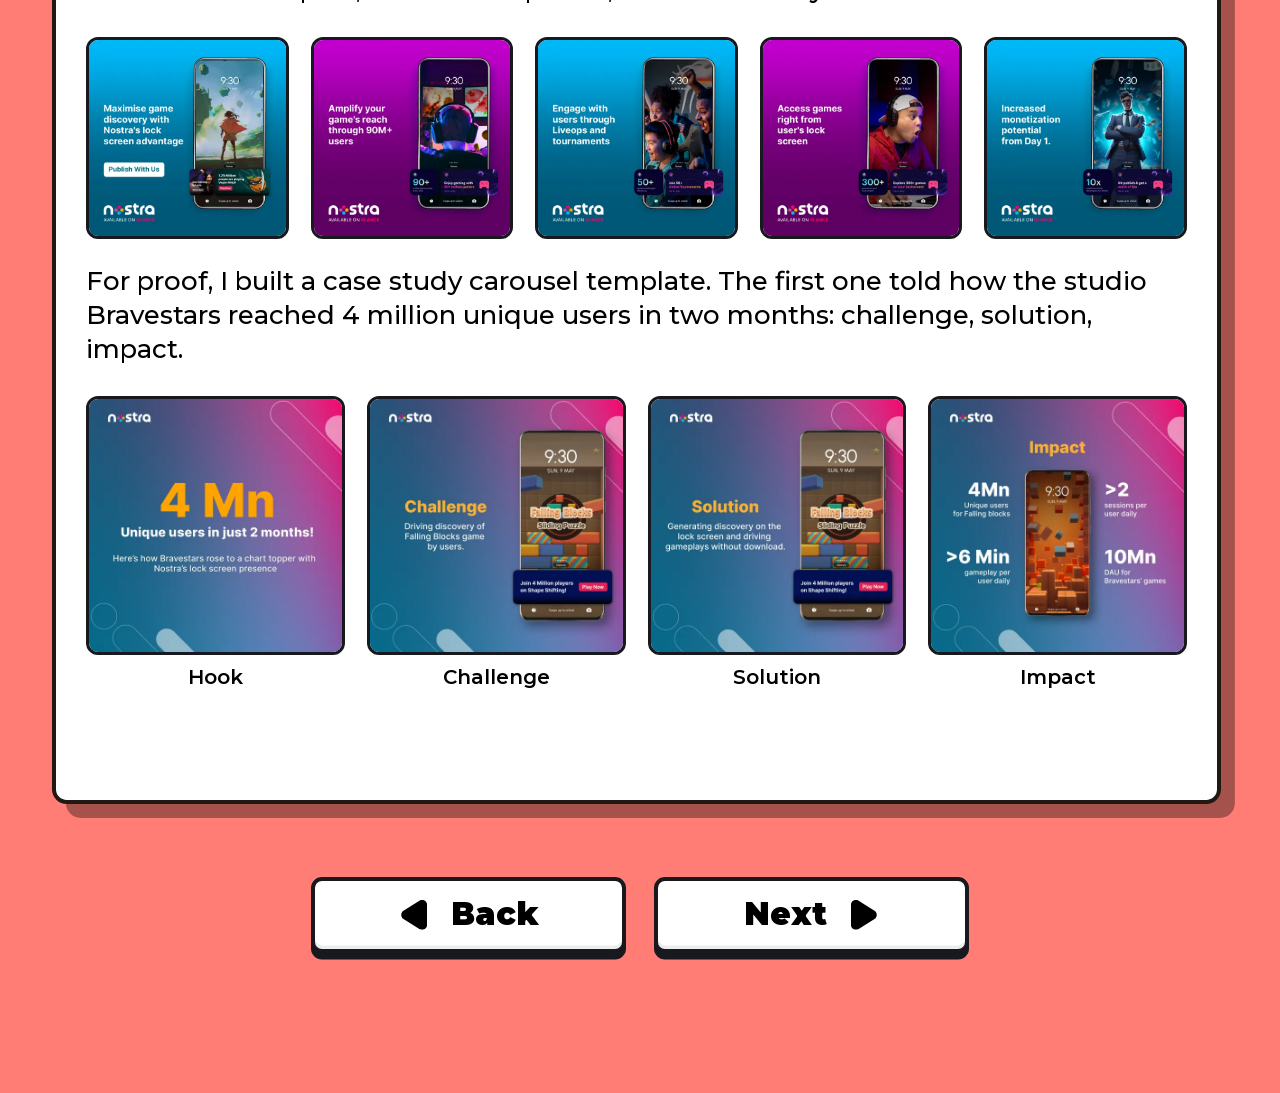
<file: nostra.html>
<!doctype html>
<html lang="en">
<head>
  <meta charset="utf-8">
  <meta name="viewport" content="width=device-width, initial-scale=1">
  <meta name="color-scheme" content="only light">
  <meta name="darkreader-lock">
  <title>Nostra · Shyam Harikumar</title>
  <meta name="description" content="Brand guidelines, the initial website look and social media for Nostra, the gaming side of the Glance lock screen.">
  <link rel="preload" href="fonts/montserrat-latin.woff2" as="font" type="font/woff2" crossorigin>
  <link rel="icon" type="image/png" href="assets/favicon.png">
  <link rel="stylesheet" href="styles.css">
</head>
<body>
  <main class="case">
    <a class="btn case__top" href="index.html#work"><img class="btn__back" src="assets/back.svg" alt="">Back</a>

    <article class="sheet nostra-sheet">
      <p class="sheet__kicker">Glance · Brand, report, web &amp; social · 2023</p>
      <h1 class="sheet__title">Nostra: Brand, Reports, Web and Social</h1>
      <dl class="case-meta">
        <div><dt>Role</dt><dd>Brand guidelines, trends report, initial website look, social channel</dd></div>
        <div><dt>Team</dt><dd>Glance brand team</dd></div>
        <div><dt>Year</dt><dd>2023</dd></div>
      </dl>
      <div class="cs-result"><span class="cs-result__label">Scale</span><span class="cs-result__value">200M+ people</span><span class="cs-result__note">Nostra lives on the Glance lock screen across India and Southeast Asia. I designed its brand system, a 38-page report, its website and its social channel.</span></div>
      <figure class="cs-hero"><img src="assets/nostra-report-1.webp" alt="Cover of the Nostra Gaming Trends Report 2023: a player with a phone and the line It hits different"></figure>
      <p>Nostra is the gaming side of the Glance lock screen: hundreds of games you can play without downloading anything, plus live streams, tournaments and gaming communities.</p>
      <p>I was part of the brand team. I made the brand document and guidelines, designed the Gaming Trends Report 2023, designed the initial look of the Nostra website, and was in charge of Nostra&rsquo;s social media channel.</p>

      <h2>Brand Guidelines</h2>
      <p>The guidelines cover logo architecture and usage, the four-colour palette and its combinations, patterns built from the logo unit, typography, iconography, imagery and ad templates. The logo&rsquo;s four dots stand for the four directional buttons found on almost every game, and each dot carries one of the core colours.</p>
      <div class="nostra-pages">
        <img src="assets/nostra-bb-01.webp" alt="Nostra brand book cover" loading="lazy">
        <img src="assets/nostra-bb-10.webp" alt="Logo story: four dots for four directional buttons" loading="lazy">
        <img src="assets/nostra-bb-15.webp" alt="Primary logo architecture" loading="lazy">
        <img src="assets/nostra-bb-18.webp" alt="Primary logo on the brand gradient" loading="lazy">
        <img src="assets/nostra-bb-27.webp" alt="Primary colours" loading="lazy">
        <img src="assets/nostra-bb-30.webp" alt="Secondary colours" loading="lazy">
        <img src="assets/nostra-bb-34.webp" alt="Creating patterns from the logo unit" loading="lazy">
        <img src="assets/nostra-bb-35.webp" alt="Pattern usage" loading="lazy">
        <img src="assets/nostra-bb-42.webp" alt="Imagery and visual style" loading="lazy">
        <img src="assets/nostra-bb-47.webp" alt="Digital ad templates" loading="lazy">
      </div>

      <h2>Gaming Trends Report 2023</h2>
      <p>I designed the Nostra Gaming Trends Report 2023: a 38-page report on how people play on the lock screen across India and Indonesia, written for game developers and partners. The job was to turn a long document of figures into something a busy reader could scan: one idea per spread, the key number set large, and charts drawn in the brand colours.</p>
      <div class="cs-grid cs-grid--3">
        <figure><img src="assets/nostra-report-1.webp" alt="Report cover: a player with a phone and the line It hits different" loading="lazy"><figcaption>Cover</figcaption></figure>
        <figure><img src="assets/nostra-report-2.webp" alt="Report contents page with six numbered sections" loading="lazy"><figcaption>Contents</figcaption></figure>
        <figure><img src="assets/nostra-report-8.webp" alt="Report spread: two diverse geographies, with large headline figures" loading="lazy"><figcaption>Headline figures</figcaption></figure>
        <figure><img src="assets/nostra-report-12.webp" alt="Report spread: donut charts and a map of India showing daily active users" loading="lazy"><figcaption>Charts and map</figcaption></figure>
        <figure><img src="assets/nostra-report-13.webp" alt="Report spread: a line chart of gaming time through the day" loading="lazy"><figcaption>Time-of-day chart</figcaption></figure>
        <figure><img src="assets/nostra-report-17.webp" alt="Report spread: gaming week for e-sports fans, with large figures beside a player" loading="lazy"><figcaption>Section spread</figcaption></figure>
        <figure><img src="assets/nostra-report-22.webp" alt="Report spread: one year in Indonesia shown as four growth figures" loading="lazy"><figcaption>Growth figures</figcaption></figure>
        <figure><img src="assets/nostra-report-27.webp" alt="Report spread: a three-step integration diagram for developers" loading="lazy"><figcaption>Process diagram</figcaption></figure>
        <figure><img src="assets/nostra-report-30.webp" alt="Report section opener: The Nostra power rankings" loading="lazy"><figcaption>Section opener</figcaption></figure>
      </div>

      <h2>Website</h2>
      <p>I designed the initial look of the Nostra website: a mobile-first homepage that explains what makes Nostra different, one idea per screen. Each screen pairs one bold headline with a live phone mock-up and the brand&rsquo;s diagonal colour bars.</p>
<figure class="nw" aria-label="Animated mockup of the Nostra website, scrolling through six sections: playing, community, platform, partners, reach and devices.">
  <div class="nw-device">
    <div class="nw-screen">
      <div class="nw-track"><svg class="nw-sec" data-label="Playing" viewBox="160 160 400 931" preserveAspectRatio="xMidYMin slice" aria-hidden="true"><rect x="160" y="160" width="400" height="931" fill="#fff"/><image class="" href="assets/nw/s1-bg.webp" x="160" y="160" width="400" height="931"/><path class="nw-sh" style="--dx:58px;--dy:-58px" d="M285.231 475.452L-225.886 918.977C-288.909 973.666 -295.666 1069.09 -240.977 1132.11L-240.968 1132.12C-186.279 1195.15 -90.8542 1201.9 -27.8307 1147.22L483.287 703.69C546.31 649.001 553.067 553.576 498.378 490.553L498.369 490.543C443.68 427.519 348.255 420.763 285.231 475.452Z" fill="#FFB000"/><g class="nw-hd"><text x="319" y="285.5" font-size="22" font-weight="700" fill="#000">WHERE</text><text x="262.02" y="334" font-size="44" font-weight="700" fill="#141414">PLAYING</text><text x="269.003" y="366.5" font-size="22" font-weight="700" fill="#000">HITS DIFFERENT.</text></g><image class="nw-ph" href="assets/nw/s1-phone.webp" x="229" y="404" width="263" height="525"/><image class="nw-ov nw-d1" href="assets/nw/s1-card.webp" x="215" y="800" width="296" height="112"/><g class="nw-ft"><text x="275.266" y="984.273" font-size="20" font-weight="400" fill="#141414">500+ games with</text><text x="245.422" y="1012.27" font-size="20" font-weight="400" fill="#141414">no additional downloads</text></g></svg><svg class="nw-sec" data-label="Community" viewBox="160 160 400 931" preserveAspectRatio="xMidYMin slice" aria-hidden="true"><rect x="160" y="160" width="400" height="931" fill="#fff"/><g class="nw-sh" style="--dx:127px;--dy:-127px"><path d="M49.2315 707.023L-461.886 1150.55C-524.909 1205.24 -531.666 1300.66 -476.977 1363.69L-476.968 1363.7C-422.279 1426.72 -326.854 1433.48 -263.831 1378.79L247.287 935.261C310.31 880.572 317.067 785.148 262.378 722.124L262.369 722.114C207.68 659.09 112.255 652.334 49.2315 707.023Z" fill="#FF1A66"/><path d="M935.231 -53.9768L424.114 389.548C361.091 444.237 354.187 539.493 408.695 602.308L408.704 602.318C463.212 665.133 558.49 671.72 621.514 617.031L1132.63 173.506C1195.65 118.817 1202.56 23.5616 1148.05 -39.2533L1148.04 -39.2635C1093.53 -102.078 998.255 -108.666 935.231 -53.9768Z" fill="#FF1A66"/></g><g class="nw-hd"><text x="285.492" y="285.5" font-size="22" font-weight="700" fill="#000">HELPING YOU</text><text x="249.184" y="334" font-size="44" font-weight="700" fill="#141414">CONNECT</text><text x="262.381" y="366.5" font-size="22" font-weight="700" fill="#000">WITH YOUR TRIBE</text></g><image class="nw-ph" href="assets/nw/s2-phone.webp" x="229" y="404" width="263" height="525"/><g class="nw-ft"><text x="226.854" y="984.273" font-size="20" font-weight="400" fill="#141414">Dedicated forums/channels</text><text x="228.191" y="1012.27" font-size="20" font-weight="400" fill="#141414">for all your favourite games.</text></g></svg><svg class="nw-sec" data-label="Platform" viewBox="160 160 400 931" preserveAspectRatio="xMidYMin slice" aria-hidden="true"><rect x="160" y="160" width="400" height="931" fill="#fff"/><path class="nw-sh" style="--dx:-112px;--dy:112px" d="M706.346 -163.063L283.423 203.93C231.275 249.182 219.18 320.646 256.409 363.549L256.415 363.556C293.645 406.459 366.1 404.554 418.248 359.302L841.171 -7.69162C893.32 -52.9439 905.414 -124.408 868.185 -167.311L868.179 -167.317C830.95 -210.22 758.495 -208.316 706.346 -163.063Z" fill="#FFB000"/><path class="nw-sh" style="--dx:77px;--dy:-77px" d="M372.346 929.937L-50.5766 1296.93C-102.725 1342.18 -114.82 1413.65 -77.5906 1456.55L-77.5846 1456.56C-40.3554 1499.46 32.0996 1497.55 84.2482 1452.3L507.171 1085.31C559.32 1040.06 571.414 968.592 534.185 925.689L534.179 925.683C496.95 882.78 424.495 884.684 372.346 929.937Z" fill="#FFB000"/><g class="nw-hd"><text x="308.143" y="285.5" font-size="22" font-weight="700" fill="#000">GAIN THE</text><text x="194" y="334" font-size="44" font-weight="700" fill="#141414">WINNING EDGE</text><text x="260.248" y="366.5" font-size="22" font-weight="700" fill="#000">WITH OUR POWER</text></g><image class="nw-ph" href="assets/nw/s3-phone.webp" x="229" y="404" width="263" height="525"/><g class="nw-ov nw-d1"><path d="M221.039 599.498C216.857 599.498 213.466 596.108 213.466 591.925L213.466 448.039C213.466 443.857 216.857 440.466 221.039 440.466L346.939 440.466C351.122 440.466 354.512 443.857 354.512 448.039L354.512 528.975C354.512 567.924 322.938 599.498 283.989 599.498L221.039 599.498Z" fill="white"/><path d="M214.886 591.925L214.886 448.039C214.886 444.641 217.641 441.886 221.04 441.886L346.94 441.886C350.338 441.886 353.092 444.641 353.092 448.039L353.092 528.975C353.092 567.139 322.154 598.078 283.99 598.078L221.04 598.078C217.641 598.078 214.886 595.323 214.886 591.925Z" stroke="#FF1A66" stroke-opacity="0.5" stroke-width="2.84" fill="none"/><path d="M211.573 590.032C207.391 590.032 204 586.641 204 582.459L204 438.573C204 434.39 207.391 431 211.573 431L337.473 431C341.656 431 345.046 434.39 345.046 438.573L345.046 519.509C345.046 558.457 313.472 590.032 274.523 590.032L211.573 590.032Z" fill="#FF1A66"/><rect x="334.688" y="447.887" width="10.28" height="62.41" fill="#BA164C"/><text x="218.684" y="478.07" font-size="41.55" font-weight="900" fill="#fff">75+</text><text x="218.684" y="511.07" font-size="29.1" font-weight="700" fill="#fff">Million</text><text x="218.684" y="538.51" font-size="18" font-weight="500" fill="#fff">gamers</text><text x="218.684" y="558.51" font-size="18" font-weight="500" fill="#fff">monthly</text></g><g class="nw-ov nw-d2"><path d="M502.113 751.087C506.295 751.087 509.685 747.696 509.685 743.514L509.685 599.628C509.685 595.445 506.295 592.055 502.113 592.055L376.212 592.055C372.03 592.055 368.639 595.445 368.639 599.628L368.639 680.564C368.639 719.512 400.214 751.087 439.162 751.087L502.113 751.087Z" fill="white"/><path d="M508.266 743.513L508.266 599.628C508.266 596.23 505.51 593.474 502.112 593.474L376.212 593.474C372.814 593.475 370.06 596.23 370.06 599.628L370.06 680.563C370.06 718.728 400.998 749.667 439.162 749.667L502.112 749.667C505.51 749.667 508.266 746.912 508.266 743.513Z" stroke="#FF1A66" stroke-opacity="0.5" stroke-width="2.84" fill="none"/><path d="M511.579 741.62C515.761 741.62 519.152 738.23 519.152 734.047L519.152 590.161C519.152 585.979 515.761 582.589 511.579 582.589L385.678 582.589C381.496 582.589 378.105 585.979 378.105 590.161L378.105 671.097C378.105 710.046 409.68 741.62 448.628 741.62L511.579 741.62Z" fill="#FF1A66"/><rect width="10.28" height="62.41" transform="matrix(-1 0 0 1 388.463 599.475)" fill="#BA164C"/><text x="421.05" y="629.87" font-size="41.55" font-weight="900" fill="#fff">25+</text><text x="410.23" y="662.87" font-size="29.1" font-weight="700" fill="#fff">Million</text><text x="417.03" y="689.55" font-size="18" font-weight="500" fill="#fff">streaming</text><text x="436.1" y="709.55" font-size="18" font-weight="500" fill="#fff">viewers</text></g><g class="nw-ov nw-d3"><path d="M221.039 910.257C216.857 910.257 213.466 906.867 213.466 902.684L213.466 758.798C213.466 754.616 216.857 751.226 221.039 751.226L346.939 751.226C351.122 751.226 354.512 754.616 354.512 758.798L354.512 839.734C354.512 878.683 322.938 910.257 283.989 910.257L221.039 910.257Z" fill="white"/><path d="M214.886 902.684L214.886 758.798C214.886 755.4 217.641 752.645 221.039 752.645L346.94 752.645C350.338 752.645 353.092 755.4 353.092 758.798L353.092 839.734C353.092 877.898 322.154 908.837 283.99 908.837L221.039 908.837C217.641 908.837 214.886 906.082 214.886 902.684Z" stroke="#FF1A66" stroke-opacity="0.5" stroke-width="2.84" fill="none"/><path d="M211.573 900.791C207.391 900.791 204 897.4 204 893.218L204 749.332C204 745.15 207.391 741.759 211.573 741.759L337.473 741.759C341.656 741.759 345.046 745.15 345.046 749.332L345.046 830.268C345.046 869.217 313.472 900.791 274.523 900.791L211.573 900.791Z" fill="#FF1A66"/><rect x="334.689" y="758.646" width="10.28" height="62.41" fill="#BA164C"/><text x="218.684" y="788.83" font-size="41.55" font-weight="900" fill="#fff">&gt;20</text><text x="218.684" y="821.83" font-size="29.1" font-weight="700" fill="#fff">Mins</text><text x="218" y="849.55" font-size="18" font-weight="500" fill="#fff">daily session/</text><text x="218" y="869.55" font-size="18" font-weight="500" fill="#fff">user</text></g><g class="nw-ft"><text x="213.582" y="984.273" font-size="20" font-weight="400" fill="#141414">A platform that brings the right</text><text x="226.482" y="1012.27" font-size="20" font-weight="400" fill="#141414">games, to the right gamers.</text></g></svg><svg class="nw-sec" data-label="Partners" viewBox="160 160 400 931" preserveAspectRatio="xMidYMin slice" aria-hidden="true"><rect x="160" y="160" width="400" height="931" fill="#fff"/><path class="nw-sh" style="--dx:50px;--dy:-50px" d="M126.634 465.647L-263.825 804.47C-311.97 846.248 -317.132 919.146 -275.353 967.292L-275.346 967.3C-233.568 1015.45 -160.67 1020.61 -112.524 978.828L277.935 640.006C326.08 598.227 331.242 525.329 289.463 477.183L289.456 477.175C247.678 429.03 174.78 423.868 126.634 465.647Z" fill="#00C3FF"/><path class="nw-sh" style="--dx:-50px;--dy:50px" d="M786.634 359.647L396.175 698.47C348.03 740.248 342.868 813.146 384.647 861.292L384.654 861.3C426.432 909.446 499.33 914.607 547.476 872.828L937.935 534.005C986.08 492.227 991.242 419.329 949.463 371.183L949.456 371.175C907.678 323.03 834.78 317.868 786.634 359.647Z" fill="#00C3FF"/><g class="nw-hd"><text x="305.103" y="285.5" font-size="22" font-weight="700" fill="#000">PUSH THE</text><text x="179.402" y="334" font-size="44" font-weight="700" fill="#141414">RIGHT BUTTONS</text><text x="224.079" y="366.5" font-size="22" font-weight="700" fill="#000">SCORE ALL YOUR GOALS</text></g><image class="nw-ph" href="assets/nw/s3-phone.webp" x="229" y="404" width="263" height="525"/><g class="nw-ov nw-d1"><path d="M183.5 451C183.5 440.23 192.23 431.5 203 431.5H372C382.77 431.5 391.5 440.23 391.5 451V506.5H203L202.497 506.493C191.96 506.226 183.5 497.601 183.5 487V451Z" fill="white" stroke="#DF00DF" stroke-width="3"/><path d="M193 495C183.059 495 175 486.941 175 477V441C175 431.059 183.059 423 193 423H362C371.941 423 380 431.059 380 441V495H193Z" fill="#DF00DF"/><path d="M347 495L209 495C209 487.268 215.268 481 223 481L333 481C340.732 481 347 487.268 347 495Z" fill="#970197"/><text x="203" y="466.409" font-size="30" font-weight="700" fill="#fff">Discovery</text></g><g class="nw-ov nw-d2"><path d="M524.5 585C524.5 574.23 515.77 565.5 505 565.5H310C299.23 565.5 290.5 574.23 290.5 585V640.5H505C515.77 640.5 524.5 631.77 524.5 621V585Z" fill="white" stroke="#DF00DF" stroke-width="3"/><path d="M516 629C525.941 629 534 620.941 534 611V575C534 565.059 525.941 557 516 557H321C311.059 557 303 565.059 303 575V629H516Z" fill="#DF00DF"/><path d="M340 629L496 629C496 621.268 489.732 615 482 615L354 615C346.268 615 340 621.268 340 629Z" fill="#970197"/><text x="322" y="600.409" font-size="30" font-weight="700" fill="#fff">Monetisation</text></g><g class="nw-ov nw-d3"><path d="M183.5 719C183.5 708.23 192.23 699.5 203 699.5H372C382.77 699.5 391.5 708.23 391.5 719V774.5H203L202.497 774.493C191.96 774.226 183.5 765.601 183.5 755V719Z" fill="white" stroke="#DF00DF" stroke-width="3"/><path d="M193 763C183.059 763 175 754.941 175 745V709C175 699.059 183.059 691 193 691H362C371.941 691 380 699.059 380 709V763H193Z" fill="#DF00DF"/><path d="M347 763L209 763C209 755.268 215.268 749 223 749L333 749C340.732 749 347 755.268 347 763Z" fill="#970197"/><text x="206" y="734.409" font-size="30" font-weight="700" fill="#fff">Retention</text></g><g class="nw-ov nw-d4"><path d="M524.5 853C524.5 842.23 515.77 833.5 505 833.5H310C299.23 833.5 290.5 842.23 290.5 853V908.5H505C515.77 908.5 524.5 899.77 524.5 889V853Z" fill="white" stroke="#DF00DF" stroke-width="3"/><path d="M516 897C525.941 897 534 888.941 534 879V843C534 833.059 525.941 825 516 825H321C311.059 825 303 833.059 303 843V897H516Z" fill="#DF00DF"/><path d="M340 897L496 897C496 889.268 489.732 883 482 883L354 883C346.268 883 340 889.268 340 897Z" fill="#970197"/><text x="326" y="868.409" font-size="30" font-weight="700" fill="#fff">Engagement</text></g><g class="nw-ft"><text x="240.693" y="984.273" font-size="20" font-weight="400" fill="#141414">A partnership to help you</text><text x="233.535" y="1012.27" font-size="20" font-weight="400" fill="#141414">conquer the gaming world.</text></g></svg><svg class="nw-sec" data-label="Reach" viewBox="160 160 400 931" preserveAspectRatio="xMidYMin slice" aria-hidden="true"><rect x="160" y="160" width="400" height="931" fill="#fff"/><g class="nw-sh" style="--dx:-72px;--dy:72px"><rect width="97.4092" height="627.667" rx="48.7046" transform="matrix(-0.655462 -0.755228 -0.755228 0.655462 694.88 308.566)" fill="#00C3FF"/></g><g class="nw-sh" style="--dx:71px;--dy:-71px"><rect width="97.4092" height="627.667" rx="48.7046" transform="matrix(-0.655462 -0.755228 -0.755228 0.655462 569.88 628.566)" fill="#FFB000"/></g><g class="nw-hd"><text x="241.294" y="285.5" font-size="22" font-weight="700" fill="#000">FIND YOUR AUDIENCE</text><text x="244.328" y="334" font-size="44" font-weight="700" fill="#141414">GLOBALLY</text><text x="247.486" y="366.5" font-size="22" font-weight="700" fill="#000">AND GROW WITH US</text></g><image class="nw-ph" href="assets/nw/s5-phone.webp" x="229" y="404" width="263" height="525"/><g class="nw-ft"><text x="198.098" y="984.273" font-size="20" font-weight="400" fill="#141414">The largest gaming platform across:</text><text x="250.403" y="1020.27" font-size="26" font-weight="600" fill="#141414">SOUTH EAST ASIA</text></g></svg><svg class="nw-sec" data-label="Devices" viewBox="160 160 400 931" preserveAspectRatio="xMidYMin slice" aria-hidden="true"><rect x="160" y="160" width="400" height="931" fill="#fff"/><path class="nw-sh" style="--dx:60px;--dy:0px" d="M-92.8307 1521.79L418.287 1078.26C481.31 1023.57 488.067 928.148 433.378 865.124L433.369 865.114C378.68 802.09 283.255 795.334 220.232 850.023L-290.886 1293.55C-353.909 1348.24 -360.666 1443.66 -305.977 1506.69L-305.968 1506.7C-251.279 1569.72 -155.854 1576.48 -92.8307 1521.79Z" fill="#07C5FF"/><g class="nw-hd"><text x="182.249" y="285.5" font-size="22" font-weight="700" fill="#000">AVAILABLE ON YOUR FAVOURITE</text><text x="263.471" y="334" font-size="44" font-weight="700" fill="#141414">DEVICES</text></g><image class="nw-ov nw-d1" href="assets/nw/s6-devices.webp" x="210" y="386" width="303" height="199"/><g class="nw-ov nw-d2"><text x="237.19" y="676.5" font-size="22" font-weight="700" fill="#000">WORDS THAT HELP US</text><text x="243.061" y="725" font-size="44" font-weight="700" fill="#141414">POWER UP</text></g><image class="nw-ov nw-d3" href="assets/nw/s6-quote.webp" x="178" y="771" width="365" height="196"/></svg></div>
      <img class="nw-menu" src="assets/nw/menu.webp" alt="">
    </div>
  </div>
  <figcaption class="nw-side">
    <p class="nw-kicker">Animated mockup</p>
    <ol class="nw-steps"><li><button type="button" data-i="0"><span class="nw-n">01</span>Playing</button></li><li><button type="button" data-i="1"><span class="nw-n">02</span>Community</button></li><li><button type="button" data-i="2"><span class="nw-n">03</span>Platform</button></li><li><button type="button" data-i="3"><span class="nw-n">04</span>Partners</button></li><li><button type="button" data-i="4"><span class="nw-n">05</span>Reach</button></li><li><button type="button" data-i="5"><span class="nw-n">06</span>Devices</button></li></ol>
    <p class="nw-note">Rebuilt from the Figma scroll prototype: every section brings in its own colour bars, stats and feature chips.</p>
  </figcaption>
</figure>
      <div class="nostra-stack">
        <img src="assets/nostra-web-1.webp" alt="Nostra mobile homepage screens: hero, playing, watching and competing" loading="lazy">
        <img src="assets/nostra-web-2.webp" alt="Nostra mobile homepage screens: discovery, community, live and esports" loading="lazy">
        <img src="assets/nostra-web-3.webp" alt="Nostra mobile homepage screens: platform stats, partner goals, regions and devices" loading="lazy">
      </div>

      <h2>Social Media</h2>
      <p>I was in charge of Nostra&rsquo;s social media channel: event campaigns like Nostra at Gamescom 2023 and a Nostra and InMobi evening in Tokyo, plus recurring series for game developers, like the monthly Top 5 games and theme-based promotions.</p>
      <div class="nostra-stack">
        <img src="assets/nostra-soc-gamescom.webp" alt="Three Nostra social posts inviting partners to the Gamescom 2023 booth" loading="lazy">
        <img src="assets/nostra-soc-top5.webp" alt="Top 5 Games of December series: six square posts" loading="lazy">
      </div>
      <div class="nostra-stack nostra-stack--tight">
        <img src="assets/nostra-soc-tokyo.webp" alt="Two InMobi and Nostra posts inviting people to an evening in Tokyo" loading="lazy">
        <img src="assets/nostra-soc-theme.webp" alt="Four square posts about theme-based game promotions" loading="lazy">
      </div>
      <p>When Nostra partnered with Samsung, I designed the announcement posts, exploring a few illustration directions for the same message.</p>
      <div class="cs-grid cs-grid--3">
        <figure><img src="assets/nostra-samsung-1.webp" alt="Announcement post: two illustrated adventurers leaping into the sky, Celebrating a new partnership, Nostra in partnership with Samsung" loading="lazy"></figure>
        <figure><img src="assets/nostra-samsung-2.webp" alt="Announcement post: two illustrated children jumping above a green valley, Celebrating a new partnership, Nostra and Samsung" loading="lazy"></figure>
        <figure><img src="assets/nostra-samsung-3.webp" alt="Announcement post: the same valley scene with the line A partnership that hits different" loading="lazy"></figure>
      </div>

      <h2>Ads for Game Developers</h2>
      <p>Nostra also had to win over the studios that publish on it. I designed a LinkedIn ad series for developers, one benefit per ad, each backed by one number.</p>
      <div class="cs-grid cs-grid--5">
        <figure><img src="assets/nostra-ad-1.webp" alt="LinkedIn ad: Maximise game discovery with Nostra’s lock screen advantage" loading="lazy"></figure>
        <figure><img src="assets/nostra-ad-2.webp" alt="LinkedIn ad: Amplify your game’s reach through 90 million plus users" loading="lazy"></figure>
        <figure><img src="assets/nostra-ad-3.webp" alt="LinkedIn ad: Engage with users through Liveops and tournaments" loading="lazy"></figure>
        <figure><img src="assets/nostra-ad-4.webp" alt="LinkedIn ad: Access games right from the user’s lock screen" loading="lazy"></figure>
        <figure><img src="assets/nostra-ad-5.webp" alt="LinkedIn ad: Increased monetization potential from day one" loading="lazy"></figure>
      </div>
      <p>For proof, I built a case study carousel template. The first one told how the studio Bravestars reached 4 million unique users in two months: challenge, solution, impact.</p>
      <div class="cs-grid cs-grid--4">
        <figure><img src="assets/nostra-case-1.webp" alt="Carousel slide: 4 million unique users in just 2 months" loading="lazy"><figcaption>Hook</figcaption></figure>
        <figure><img src="assets/nostra-case-2.webp" alt="Carousel slide: Challenge, driving discovery of the Falling Blocks game" loading="lazy"><figcaption>Challenge</figcaption></figure>
        <figure><img src="assets/nostra-case-3.webp" alt="Carousel slide: Solution, discovery on the lock screen without a download" loading="lazy"><figcaption>Solution</figcaption></figure>
        <figure><img src="assets/nostra-case-4.webp" alt="Carousel slide: Impact, four results figures around a phone" loading="lazy"><figcaption>Impact</figcaption></figure>
      </div>
    </article>

    <div class="case__bottom">
      <a class="btn" href="index.html#work"><img class="btn__back" src="assets/back.svg" alt="">Back</a>
      <a class="btn" href="novo.html">Next<img class="btn__back btn__next" src="assets/back.svg" alt=""></a>
    </div>
  </main>
  <script src="nostra-web.js"></script>
  <script src="lightbox.js"></script>
</body>
</html>
</file>
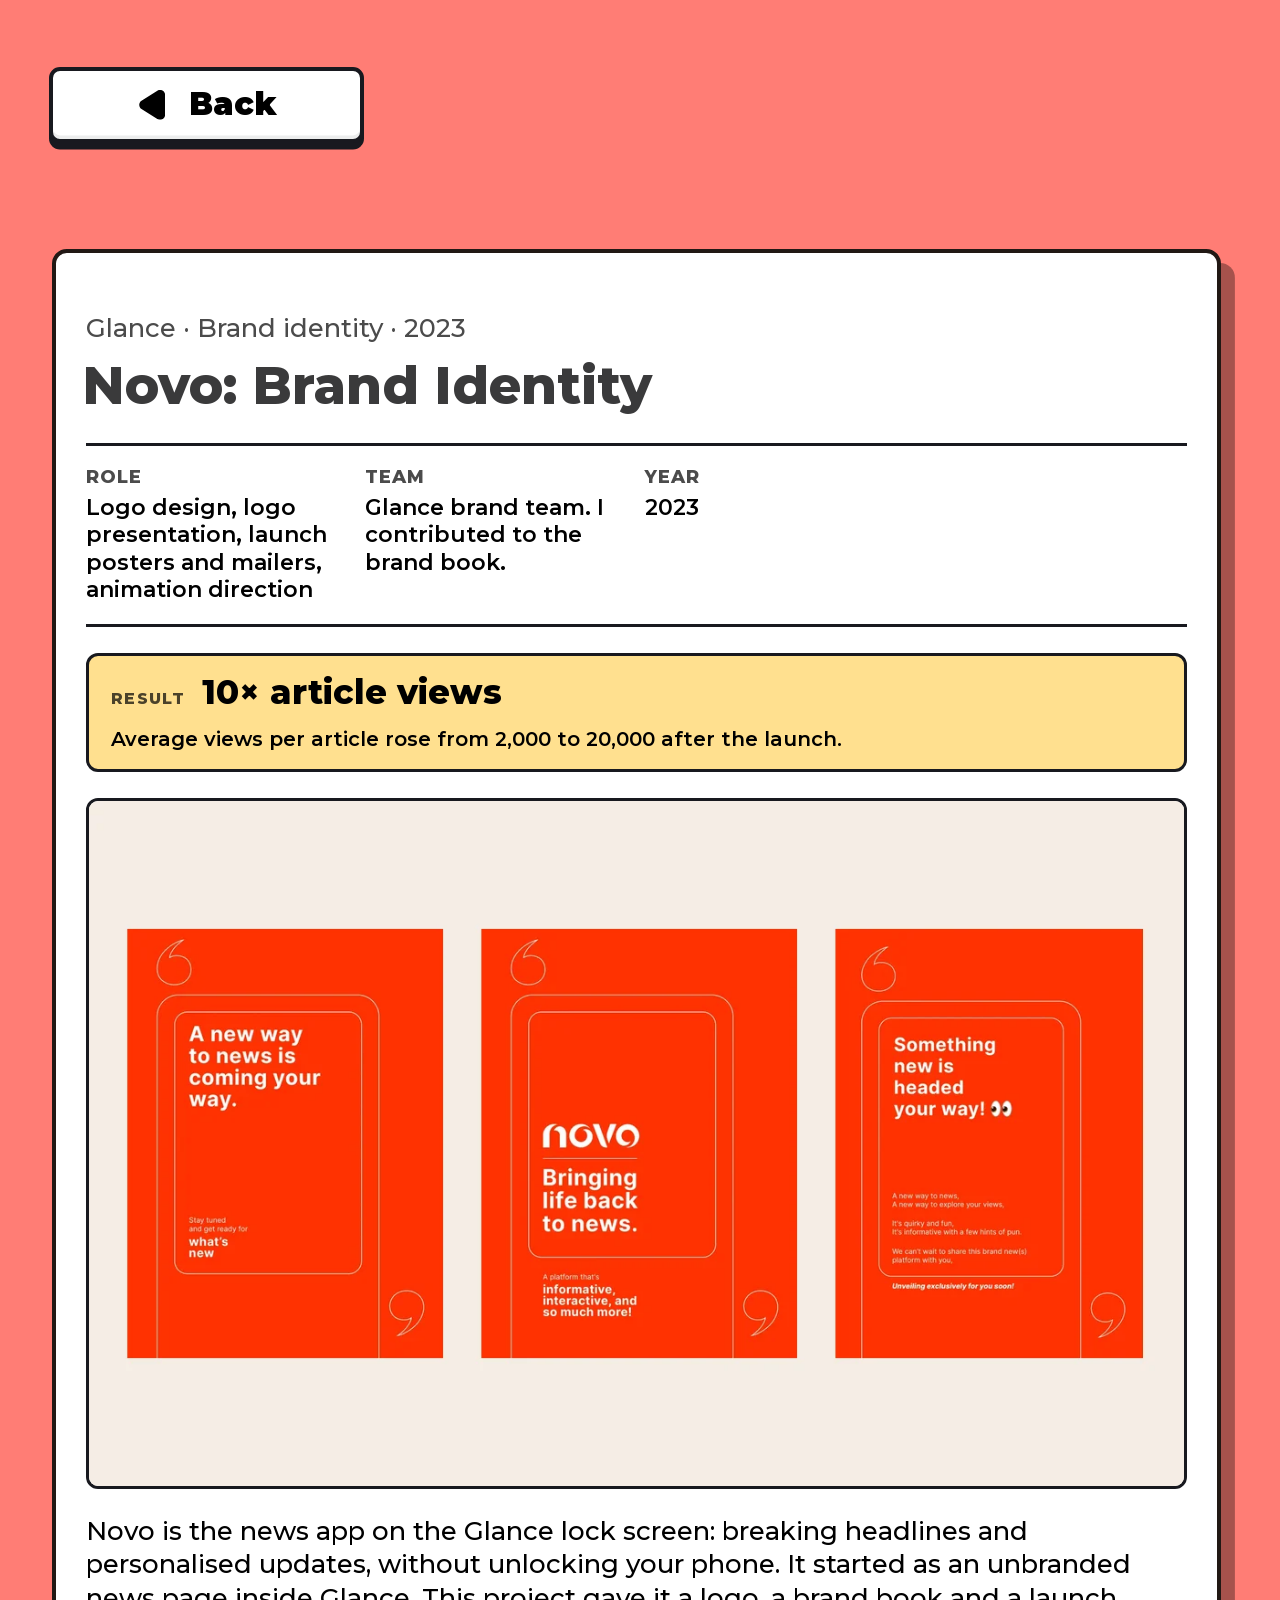
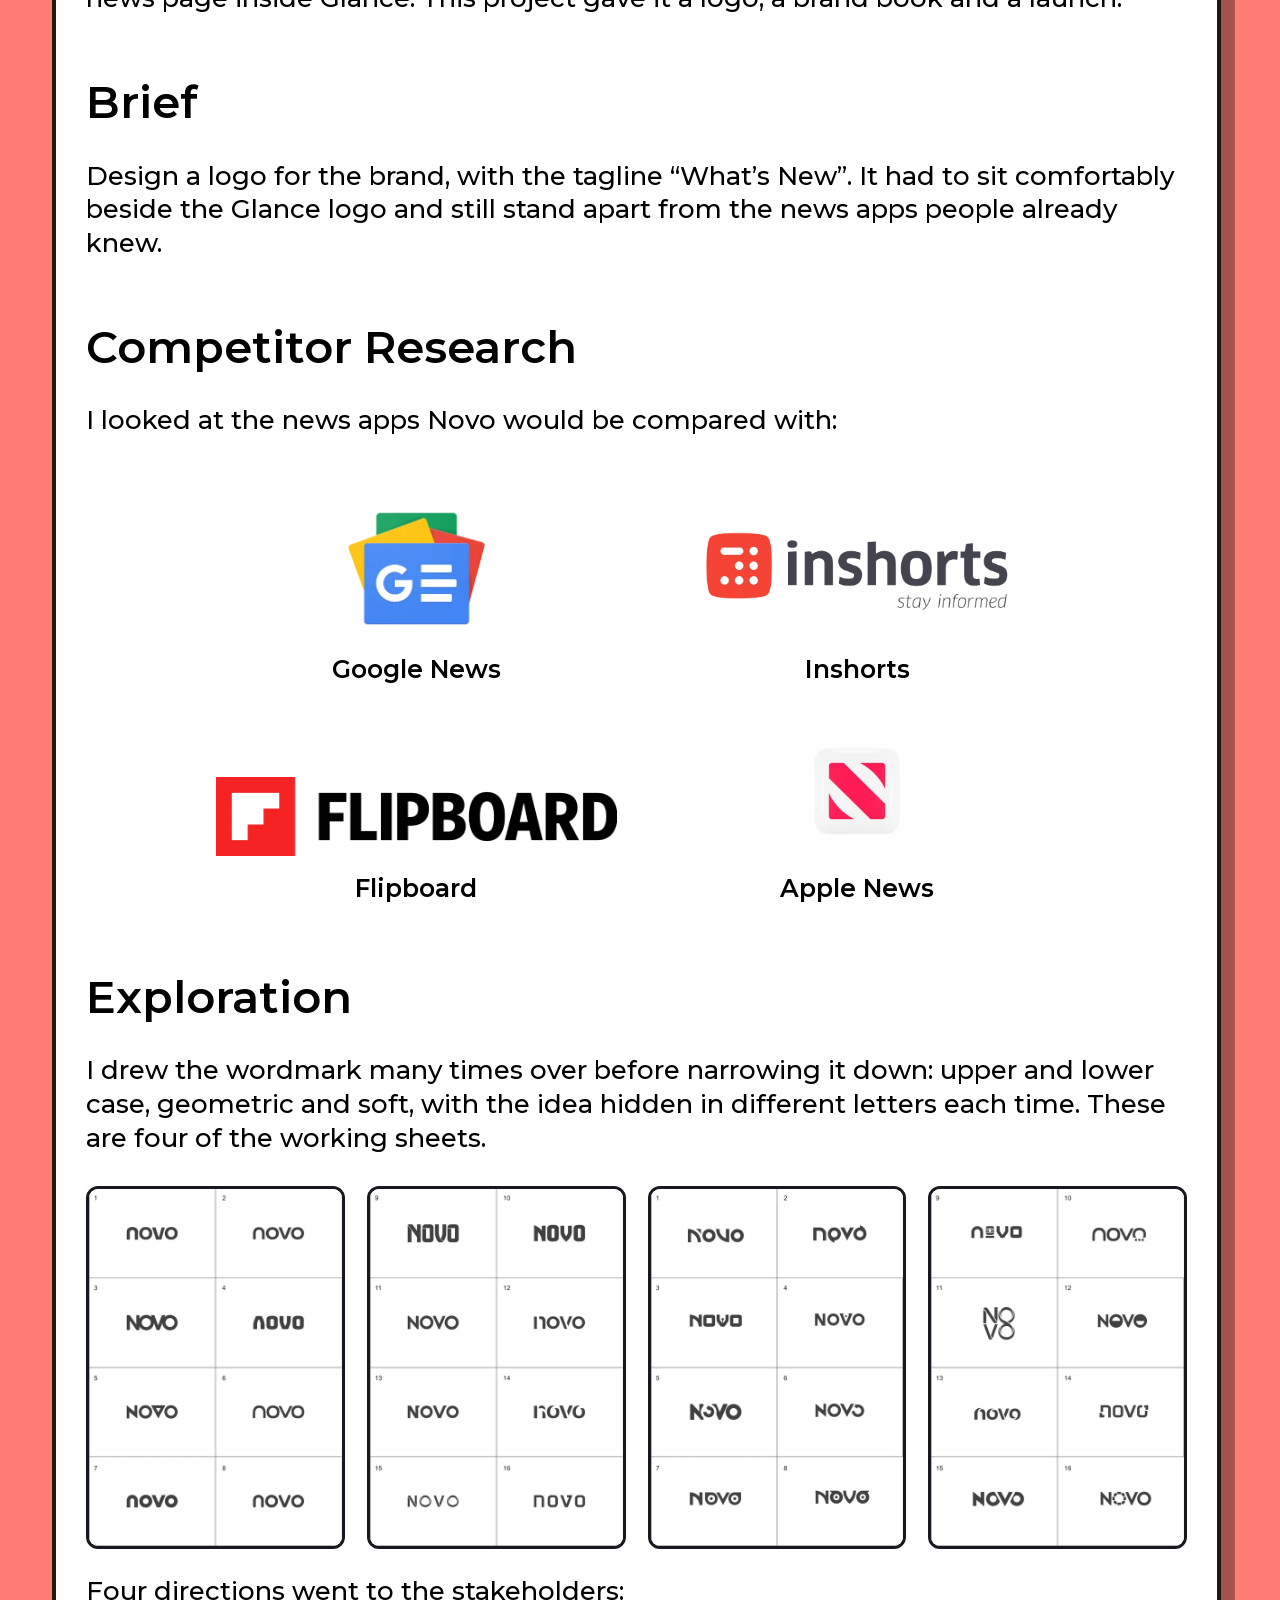
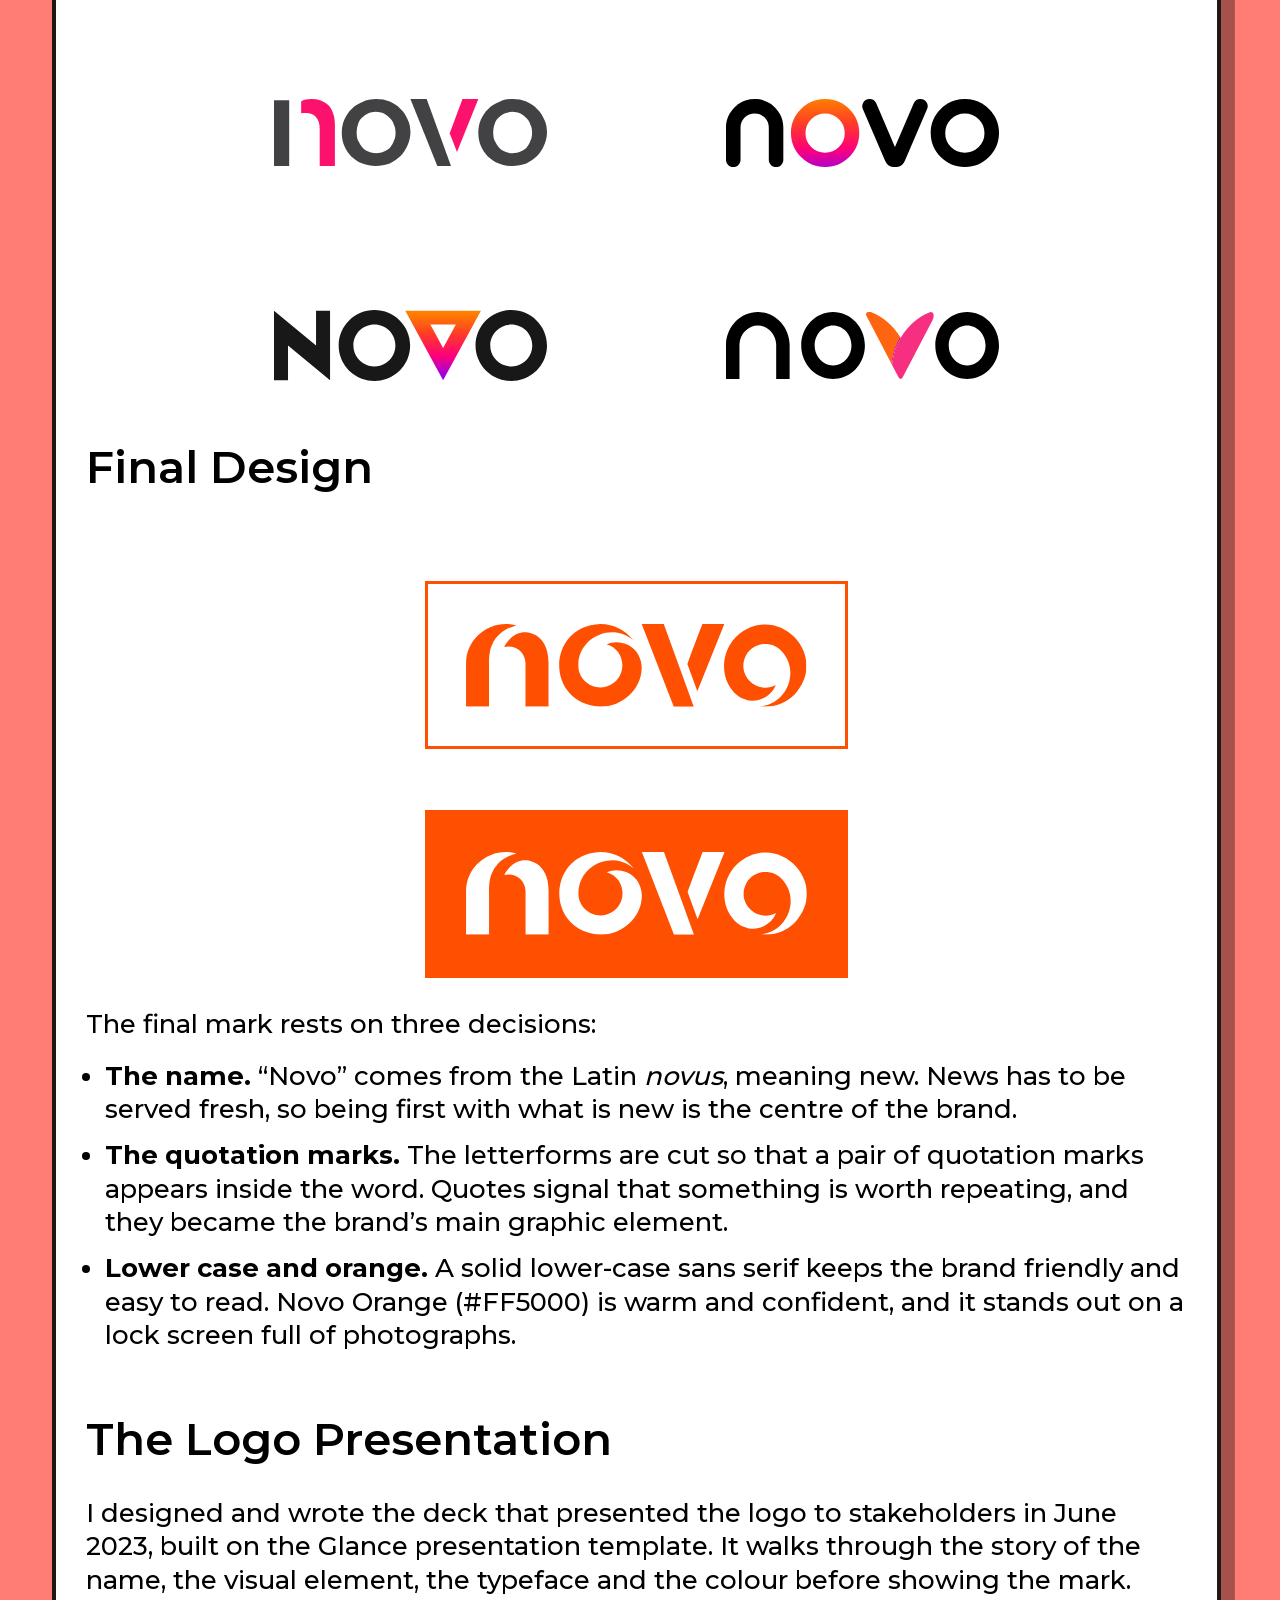
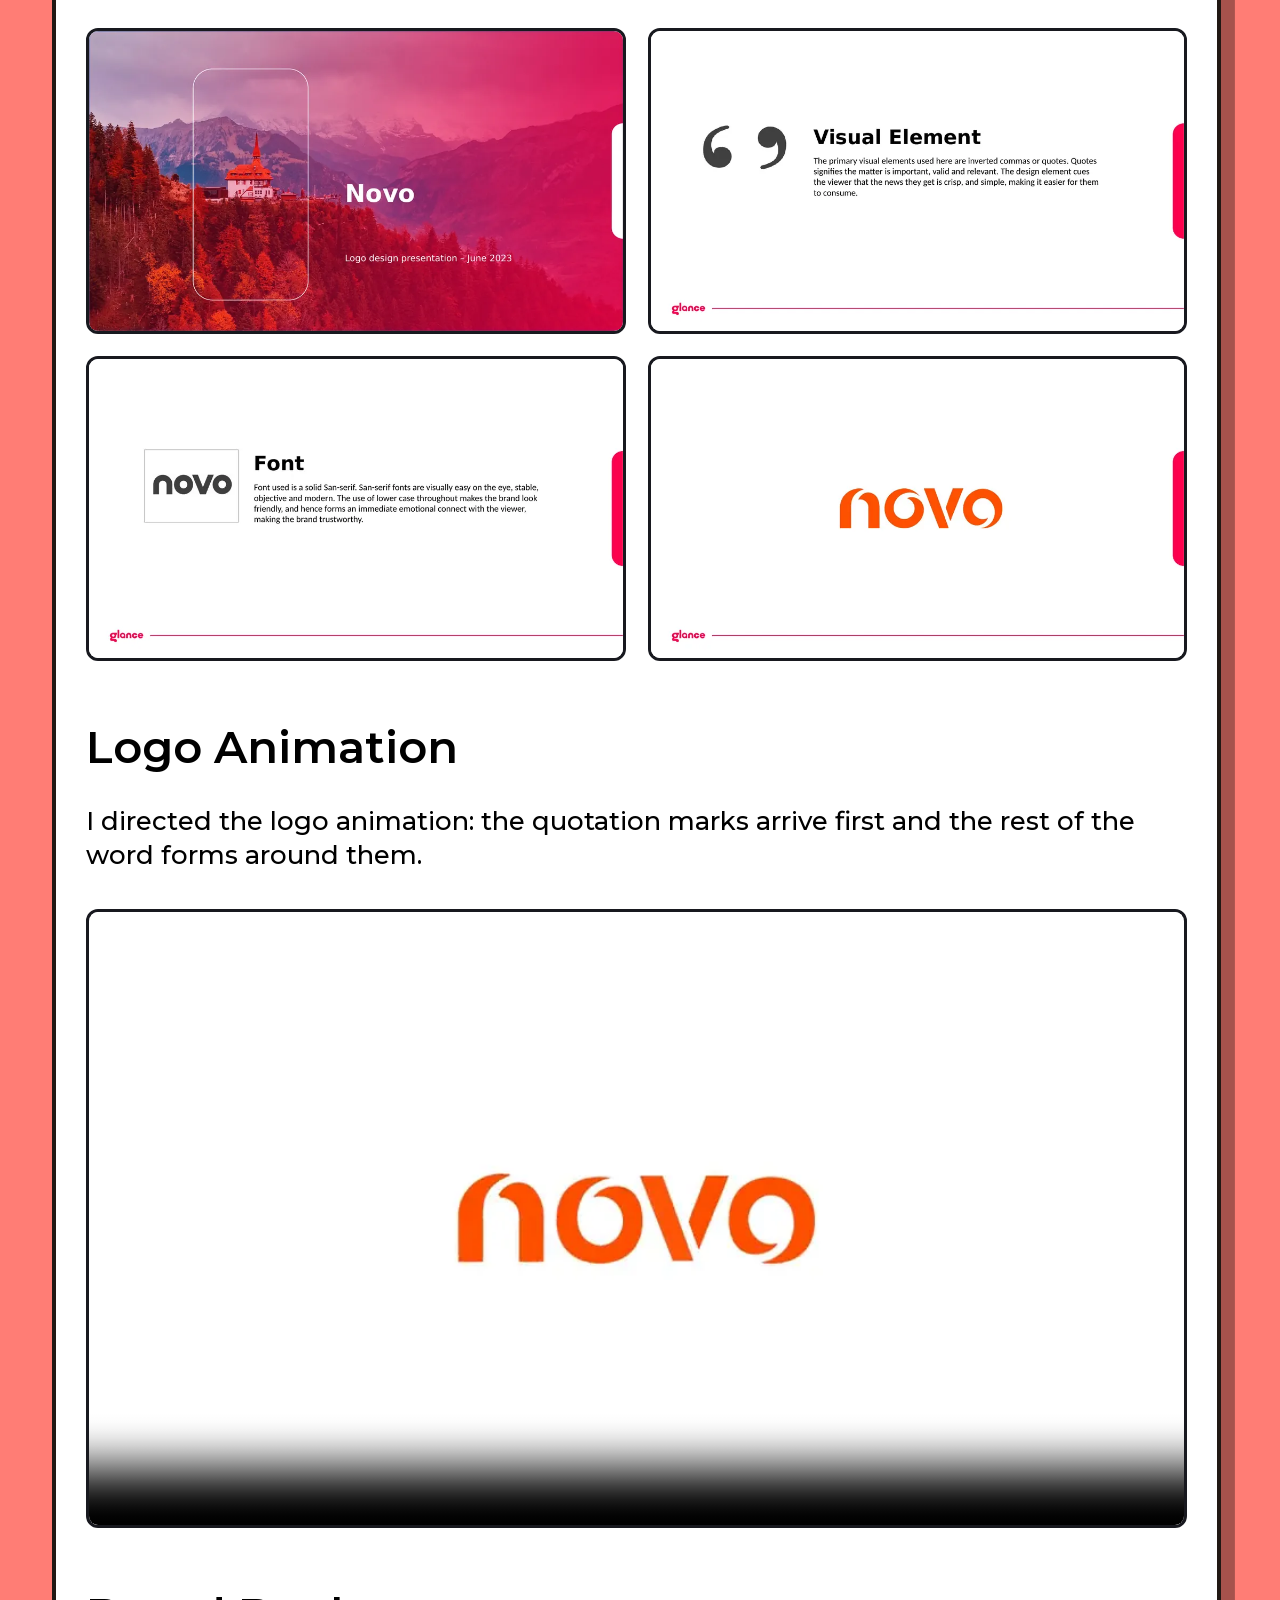
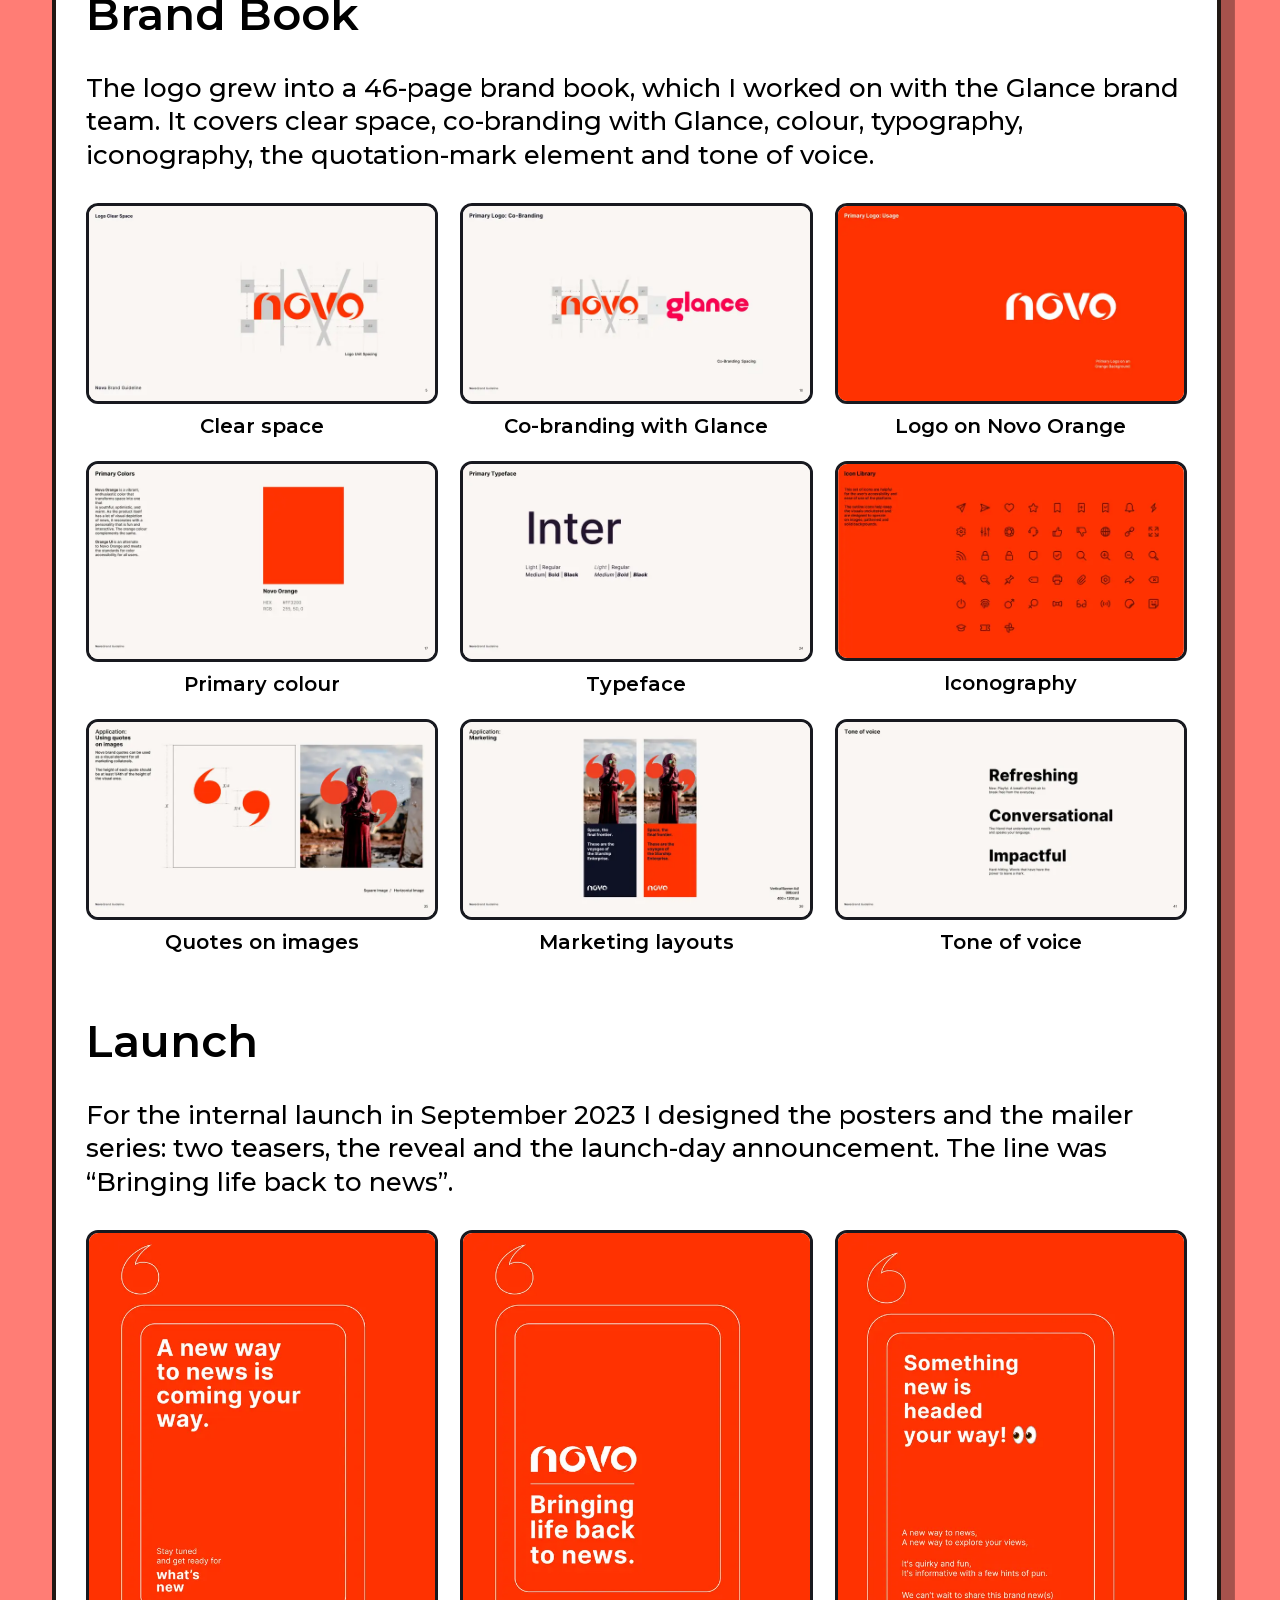
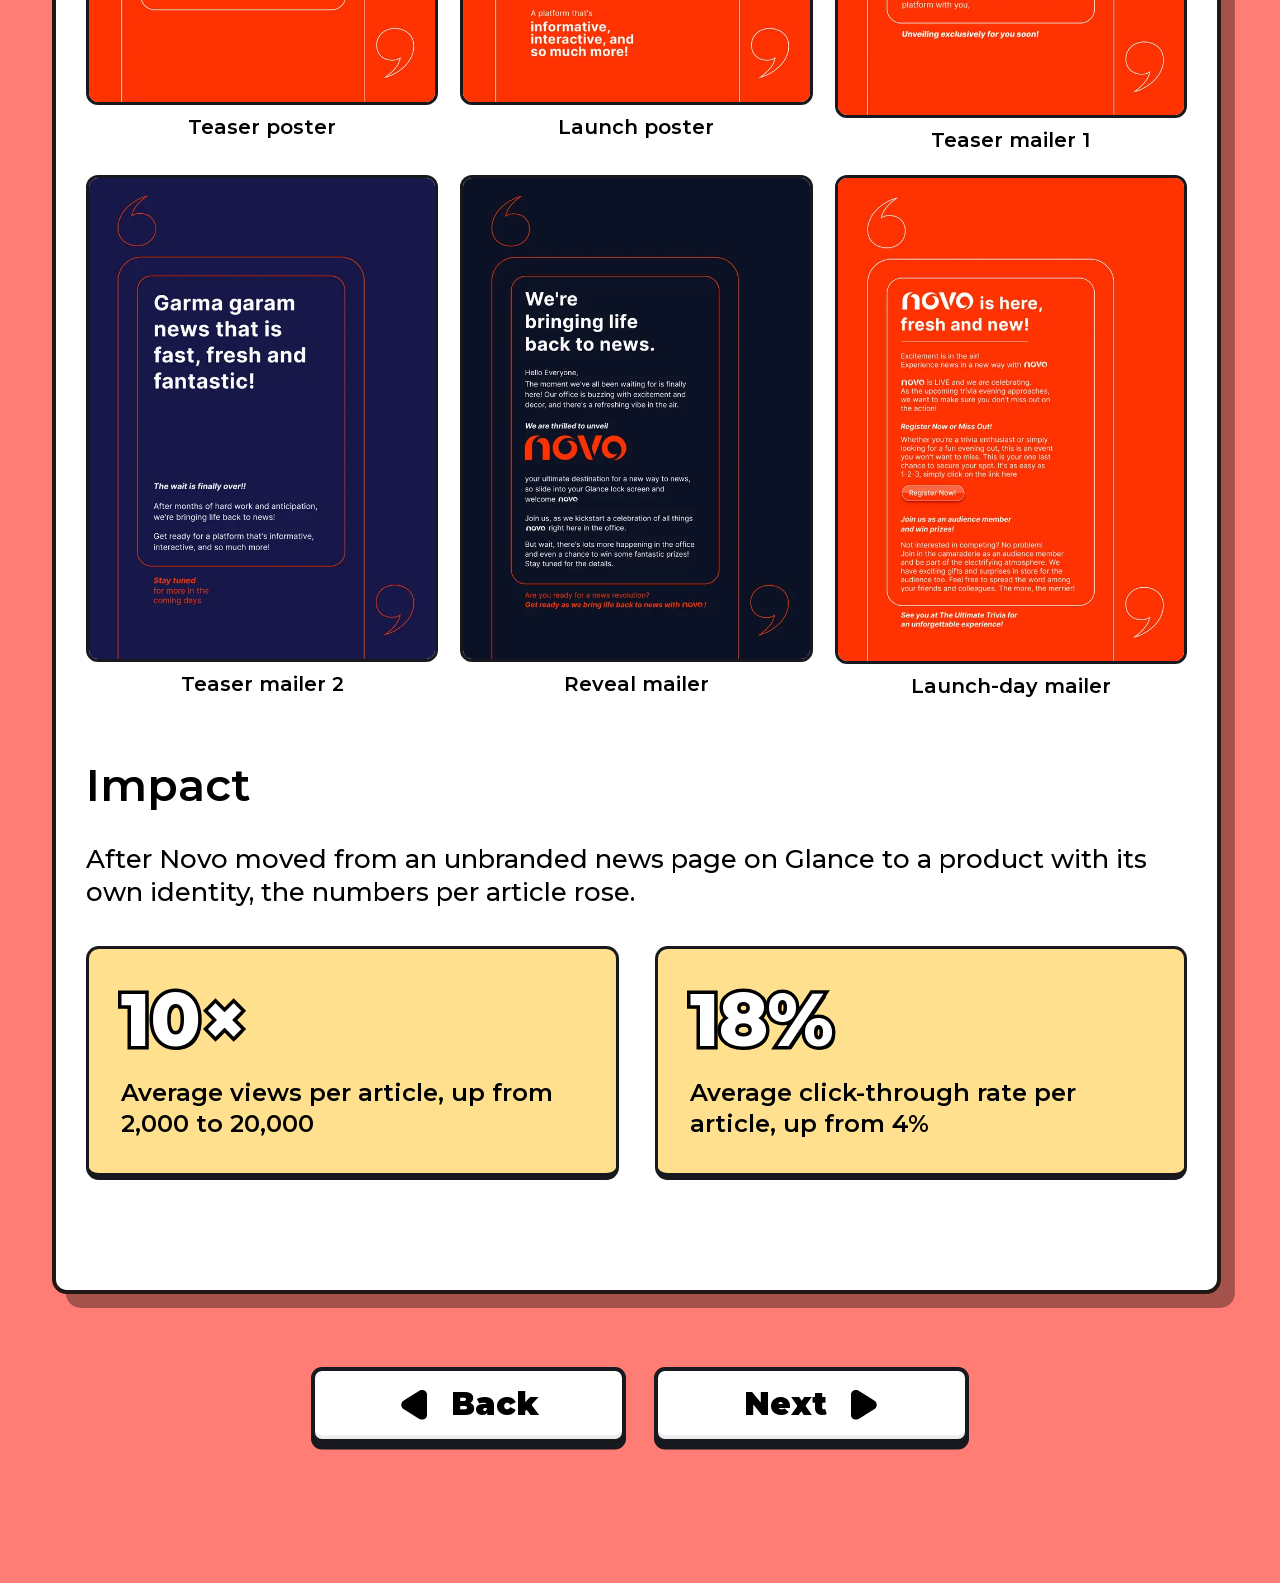
<file: novo.html>
<!doctype html>
<html lang="en">
<head>
  <meta charset="utf-8">
  <meta name="viewport" content="width=device-width, initial-scale=1">
  <meta name="color-scheme" content="only light">
  <meta name="darkreader-lock">
  <title>Novo Branding · Shyam Harikumar</title>
  <meta name="description" content="Brand identity for Novo, the news brand on the Glance lock screen.">
  <link rel="preload" href="fonts/montserrat-latin.woff2" as="font" type="font/woff2" crossorigin>
  <link rel="icon" type="image/png" href="assets/favicon.png">
  <link rel="stylesheet" href="styles.css">
</head>
<body>
  <main class="case">
    <a class="btn case__top" href="index.html#work"><img class="btn__back" src="assets/back.svg" alt="">Back</a>

    <article class="sheet">
      <p class="sheet__kicker">Glance · Brand identity · 2023</p>
      <h1 class="sheet__title">Novo: Brand Identity</h1>
      <dl class="case-meta">
        <div><dt>Role</dt><dd>Logo design, logo presentation, launch posters and mailers, animation direction</dd></div>
        <div><dt>Team</dt><dd>Glance brand team. I contributed to the brand book.</dd></div>
        <div><dt>Year</dt><dd>2023</dd></div>
      </dl>
      <div class="cs-result"><span class="cs-result__label">Result</span><span class="cs-result__value">10&times; article views</span><span class="cs-result__note">Average views per article rose from 2,000 to 20,000 after the launch.</span></div>
      <figure class="cs-hero"><img src="assets/cover-novo.webp" alt="Novo launch posters and a mailer in orange"></figure>
      <p>Novo is the news app on the Glance lock screen: breaking headlines and personalised updates, without unlocking your phone. It started as an unbranded news page inside Glance. This project gave it a logo, a brand book and a launch.</p>

      <h2>Brief</h2>
      <p>Design a logo for the brand, with the tagline “What’s New”. It had to sit comfortably beside the Glance logo and still stand apart from the news apps people already knew.</p>

      <h2>Competitor Research</h2>
      <p>I looked at the news apps Novo would be compared with:</p>
      <div class="competitors">
        <figure class="c-google"><img src="assets/comp-googlenews.webp" alt="Google News logo"><figcaption>Google News</figcaption></figure>
        <figure class="c-inshorts"><img src="assets/comp-inshorts.webp" alt="Inshorts logo"><figcaption>Inshorts</figcaption></figure>
        <figure class="c-flipboard"><img src="assets/comp-flipboard.webp" alt="Flipboard logo"><figcaption>Flipboard</figcaption></figure>
        <figure class="c-apple"><img src="assets/comp-applenews.webp" alt="Apple News logo"><figcaption>Apple News</figcaption></figure>
      </div>

      <h2>Exploration</h2>
      <p>I drew the wordmark many times over before narrowing it down: upper and lower case, geometric and soft, with the idea hidden in different letters each time. These are four of the working sheets.</p>
      <div class="cs-grid cs-grid--4">
        <figure><img src="assets/novo-explore-1.webp" alt="Working sheet 1 of 4: a grid of black Novo wordmark options" loading="lazy"></figure>
        <figure><img src="assets/novo-explore-2.webp" alt="Working sheet 2 of 4: a grid of black Novo wordmark options" loading="lazy"></figure>
        <figure><img src="assets/novo-explore-3.webp" alt="Working sheet 3 of 4: a grid of black Novo wordmark options" loading="lazy"></figure>
        <figure><img src="assets/novo-explore-4.webp" alt="Working sheet 4 of 4: a grid of black Novo wordmark options" loading="lazy"></figure>
      </div>
      <p>Four directions went to the stakeholders:</p>
      <div class="initial-logos">
        <img src="assets/novo-initial-1.svg" alt="Initial Novo logo concept 1">
        <img src="assets/novo-initial-2.svg" alt="Initial Novo logo concept 2">
        <img src="assets/novo-initial-3.svg" alt="Initial Novo logo concept 3">
        <img src="assets/novo-initial-4.svg" alt="Initial Novo logo concept 4">
      </div>

      <h2>Final Design</h2>
      <div class="final-logos">
        <div class="is-outline"><img src="assets/novo-final-outline.svg" alt="Final Novo logo in Novo Orange"></div>
        <div class="is-filled"><img src="assets/novo-final-filled.svg" alt="Final Novo logo reversed out of Novo Orange"></div>
      </div>
      <p>The final mark rests on three decisions:</p>
      <ul class="cs-list">
        <li><strong>The name.</strong> “Novo” comes from the Latin <em>novus</em>, meaning new. News has to be served fresh, so being first with what is new is the centre of the brand.</li>
        <li><strong>The quotation marks.</strong> The letterforms are cut so that a pair of quotation marks appears inside the word. Quotes signal that something is worth repeating, and they became the brand’s main graphic element.</li>
        <li><strong>Lower case and orange.</strong> A solid lower-case sans serif keeps the brand friendly and easy to read. Novo Orange (#FF5000) is warm and confident, and it stands out on a lock screen full of photographs.</li>
      </ul>

      <h2>The Logo Presentation</h2>
      <p>I designed and wrote the deck that presented the logo to stakeholders in June 2023, built on the Glance presentation template. It walks through the story of the name, the visual element, the typeface and the colour before showing the mark.</p>
      <div class="cs-grid cs-grid--2">
        <figure><img src="assets/novo-deck-1.webp" alt="Presentation cover slide: Novo, logo design presentation, June 2023" loading="lazy"></figure>
        <figure><img src="assets/novo-deck-3.webp" alt="Slide titled Visual Element, explaining the quotation marks" loading="lazy"></figure>
        <figure><img src="assets/novo-deck-4.webp" alt="Slide titled Font, explaining the lower-case sans serif wordmark" loading="lazy"></figure>
        <figure><img src="assets/novo-deck-8.webp" alt="Slide showing the final Novo logo in orange" loading="lazy"></figure>
      </div>

      <h2>Logo Animation</h2>
      <p>I directed the logo animation: the quotation marks arrive first and the rest of the word forms around them.</p>
      <video class="cs-wide cs-video" src="assets/novo-anim.mp4" poster="assets/novo-anim-poster.webp" autoplay muted loop playsinline controls aria-label="Animation of the Novo logo: orange quotation marks fly in and the word novo forms around them"></video>

      <h2>Brand Book</h2>
      <p>The logo grew into a 46-page brand book, which I worked on with the Glance brand team. It covers clear space, co-branding with Glance, colour, typography, iconography, the quotation-mark element and tone of voice.</p>
      <div class="cs-grid cs-grid--3">
        <figure><img src="assets/novo-bb-5.webp" alt="Brand book page: logo clear space" loading="lazy"><figcaption>Clear space</figcaption></figure>
        <figure><img src="assets/novo-bb-10.webp" alt="Brand book page: Novo and Glance logos side by side" loading="lazy"><figcaption>Co-branding with Glance</figcaption></figure>
        <figure><img src="assets/novo-bb-13.webp" alt="Brand book page: white logo on Novo Orange" loading="lazy"><figcaption>Logo on Novo Orange</figcaption></figure>
        <figure><img src="assets/novo-bb-17.webp" alt="Brand book page: Novo Orange swatch" loading="lazy"><figcaption>Primary colour</figcaption></figure>
        <figure><img src="assets/novo-bb-24.webp" alt="Brand book page: the typeface Inter" loading="lazy"><figcaption>Typeface</figcaption></figure>
        <figure><img src="assets/novo-bb-28.webp" alt="Brand book page: icon library on orange" loading="lazy"><figcaption>Iconography</figcaption></figure>
        <figure><img src="assets/novo-bb-35.webp" alt="Brand book page: quotation marks used over an image" loading="lazy"><figcaption>Quotes on images</figcaption></figure>
        <figure><img src="assets/novo-bb-38.webp" alt="Brand book page: marketing banners using the quotation marks" loading="lazy"><figcaption>Marketing layouts</figcaption></figure>
        <figure><img src="assets/novo-bb-42.webp" alt="Brand book page: tone of voice, refreshing, conversational, impactful" loading="lazy"><figcaption>Tone of voice</figcaption></figure>
      </div>

      <h2>Launch</h2>
      <p>For the internal launch in September 2023 I designed the posters and the mailer series: two teasers, the reveal and the launch-day announcement. The line was “Bringing life back to news”.</p>
      <div class="cs-grid cs-grid--3">
        <figure><img src="assets/novo-poster-1.webp" alt="Orange poster: A new way to news is coming your way" loading="lazy"><figcaption>Teaser poster</figcaption></figure>
        <figure><img src="assets/novo-poster-2.webp" alt="Orange poster with the Novo logo: Bringing life back to news" loading="lazy"><figcaption>Launch poster</figcaption></figure>
        <figure><img src="assets/novo-mail-1.webp" alt="Orange mailer: Something new is headed your way" loading="lazy"><figcaption>Teaser mailer 1</figcaption></figure>
        <figure><img src="assets/novo-mail-2.webp" alt="Navy mailer: Garma garam news that is fast, fresh and fantastic" loading="lazy"><figcaption>Teaser mailer 2</figcaption></figure>
        <figure><img src="assets/novo-mail-3.webp" alt="Navy mailer: We are bringing life back to news, with the Novo logo" loading="lazy"><figcaption>Reveal mailer</figcaption></figure>
        <figure><img src="assets/novo-mail-4.webp" alt="Orange mailer: Novo is here, fresh and new" loading="lazy"><figcaption>Launch-day mailer</figcaption></figure>
      </div>

      <h2>Impact</h2>
      <p>After Novo moved from an unbranded news page on Glance to a product with its own identity, the numbers per article rose.</p>
      <div class="impact">
        <div class="stat"><strong class="stat__big outlined">10×</strong><p>Average views per article, up from 2,000 to 20,000</p></div>
        <div class="stat"><strong class="stat__big outlined">18%</strong><p>Average click-through rate per article, up from 4%</p></div>
      </div>
    </article>

    <div class="case__bottom">
      <a class="btn" href="index.html#work"><img class="btn__back" src="assets/back.svg" alt="">Back</a>
      <a class="btn" href="eloelo.html">Next<img class="btn__back btn__next" src="assets/back.svg" alt=""></a>
    </div>
  </main>
  <script src="lightbox.js"></script>
</body>
</html>
</file>
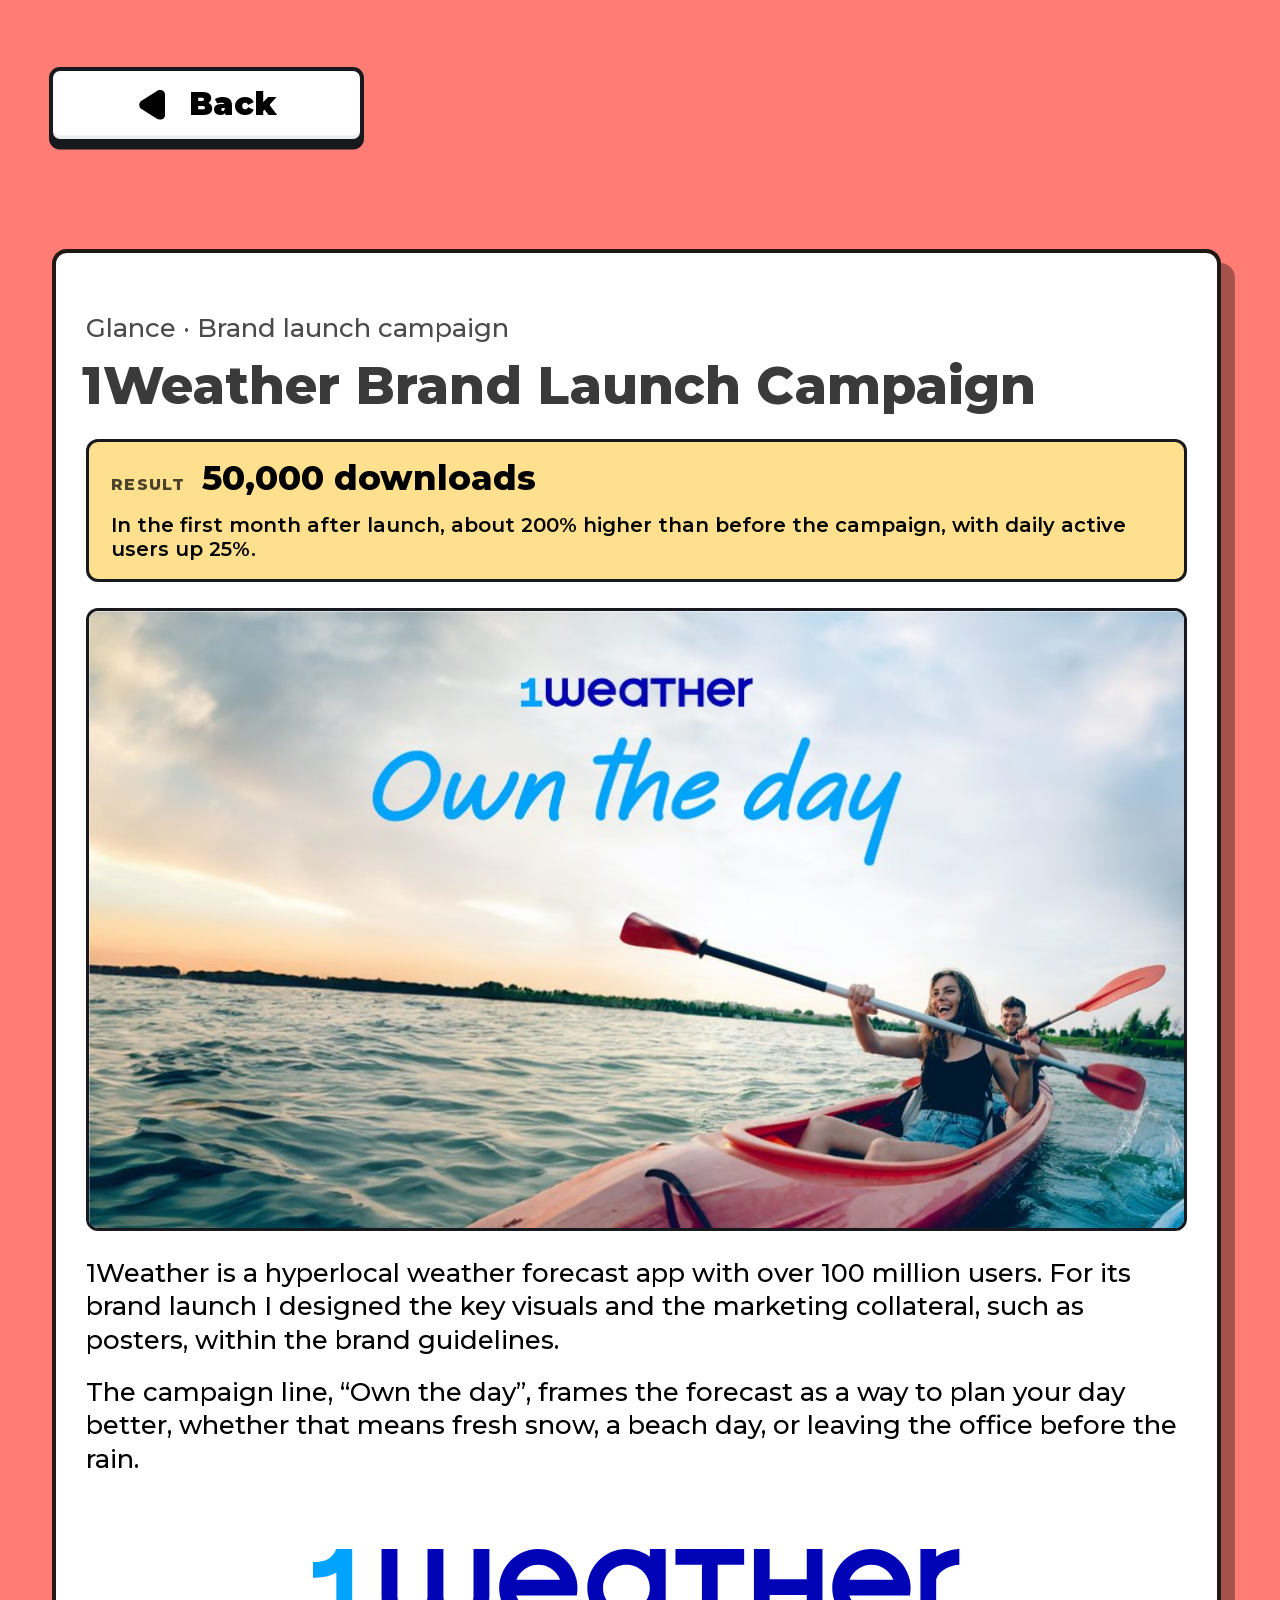
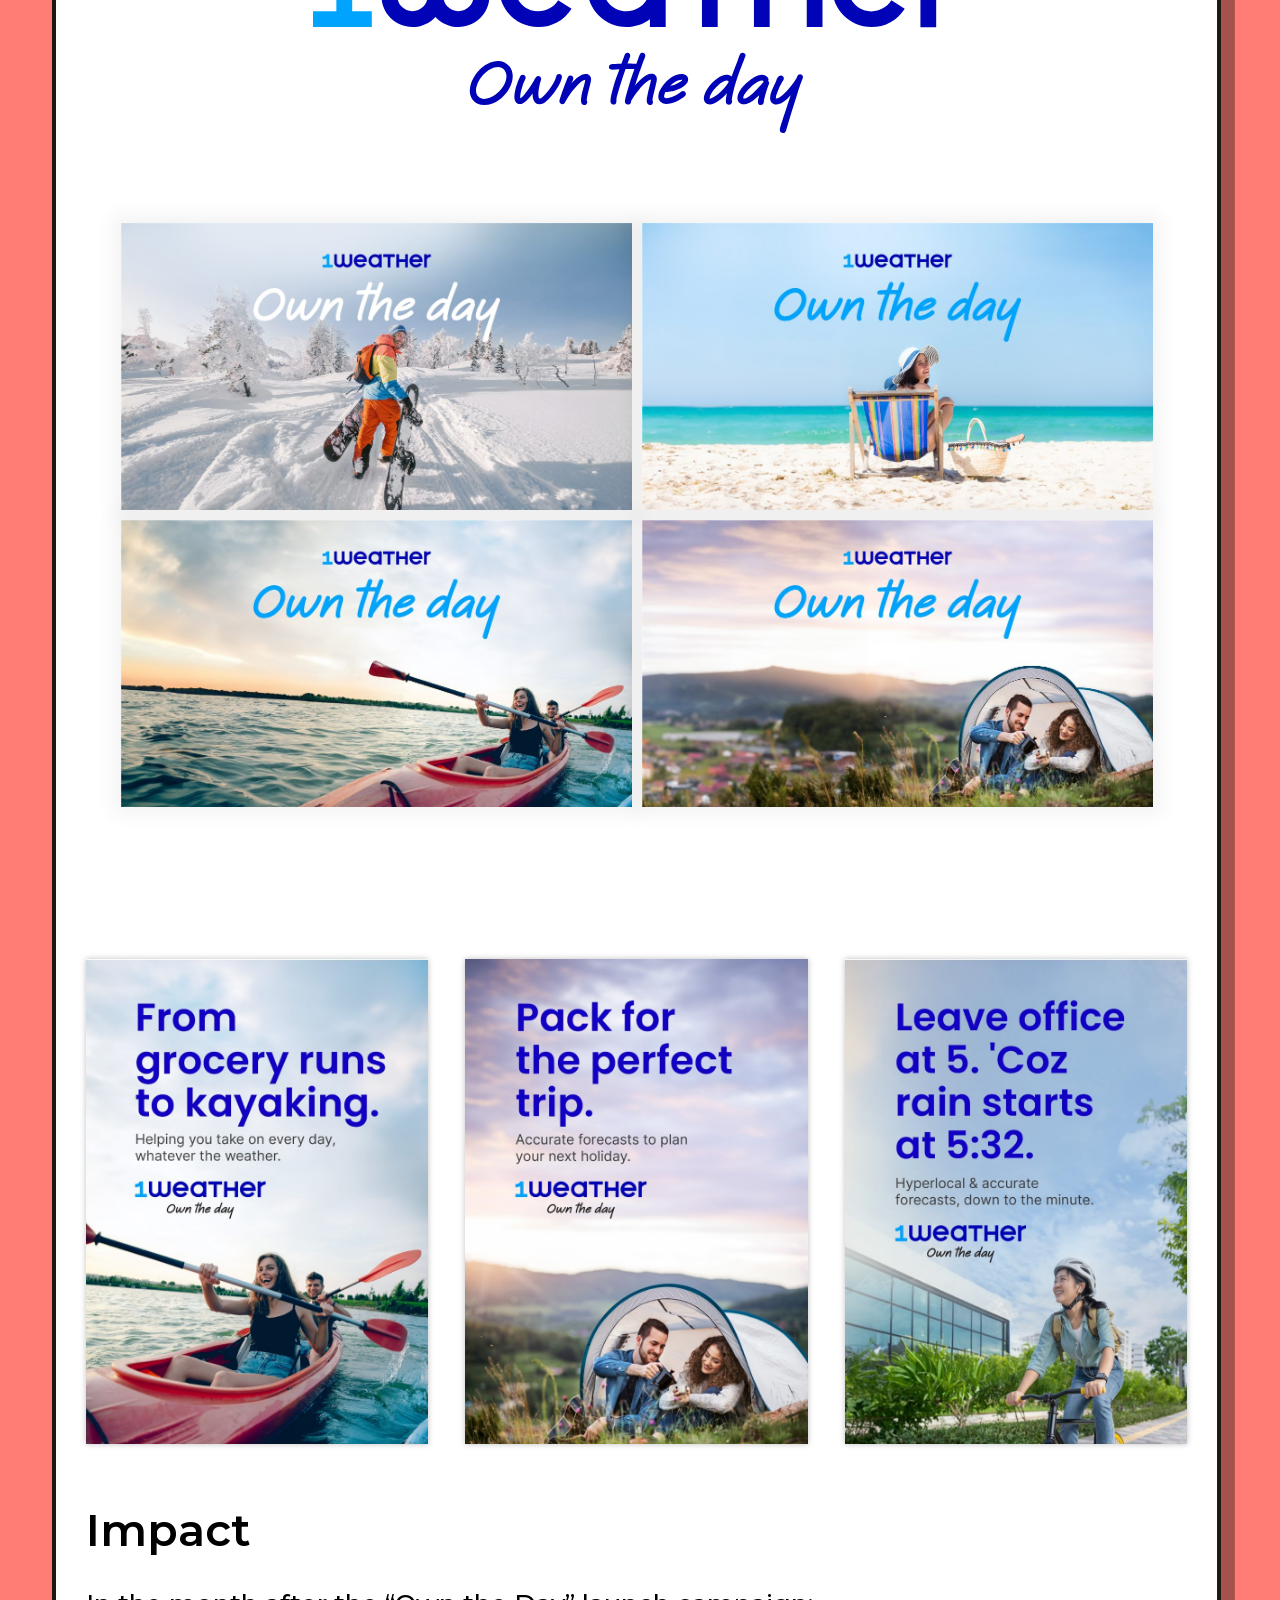
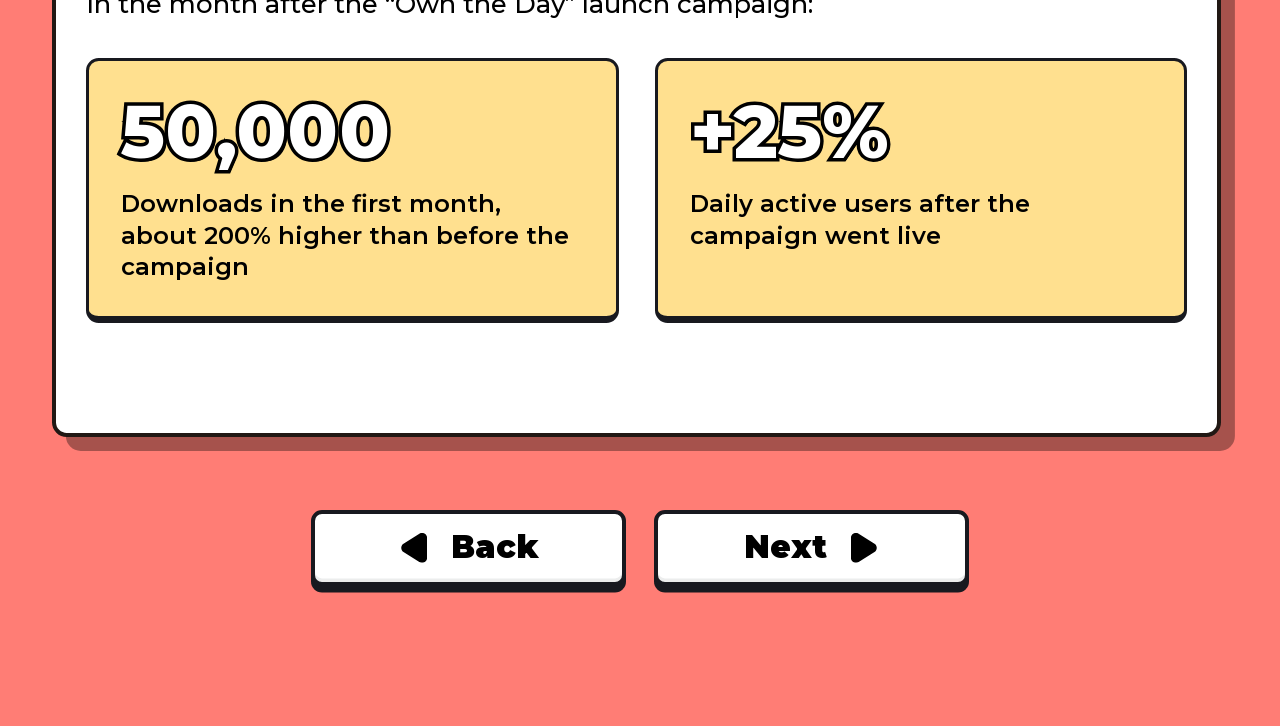
<file: oneweather.html>
<!doctype html>
<html lang="en">
<head>
  <meta charset="utf-8">
  <meta name="viewport" content="width=device-width, initial-scale=1">
  <meta name="color-scheme" content="only light">
  <meta name="darkreader-lock">
  <title>1Weather Brand Launch · Shyam Harikumar</title>
  <meta name="description" content="Key visuals and posters for the “Own the day” brand launch campaign of the 1Weather app.">
  <link rel="preload" href="fonts/montserrat-latin.woff2" as="font" type="font/woff2" crossorigin>
  <link rel="icon" type="image/png" href="assets/favicon.png">
  <link rel="stylesheet" href="styles.css">
</head>
<body>
  <main class="case">
    <a class="btn case__top" href="index.html#work"><img class="btn__back" src="assets/back.svg" alt="">Back</a>

    <article class="sheet">
      <p class="sheet__kicker">Glance · Brand launch campaign</p>
      <h1 class="sheet__title">1Weather Brand Launch Campaign</h1>
      <div class="cs-result"><span class="cs-result__label">Result</span><span class="cs-result__value">50,000 downloads</span><span class="cs-result__note">In the first month after launch, about 200% higher than before the campaign, with daily active users up 25%.</span></div>
      <figure class="cs-hero"><img src="assets/1w-wall-05.jpg" alt="Key visual: two friends kayaking at sunset, Own the day"></figure>
      <p>1Weather is a hyperlocal weather forecast app with over 100 million users. For its brand launch I designed the key visuals and the marketing collateral, such as posters, within the brand guidelines.</p>
      <p>The campaign line, “Own the day”, frames the forecast as a way to plan your day better, whether that means fresh snow, a beach day, or leaving the office before the rain.</p>

      <img class="w-logo" src="assets/oneweather-logo.svg" alt="1Weather — Own the day">

      <div class="walls">
        <img src="assets/1w-wall-03.jpg" alt="Key visual: a snowboarder hiking through fresh snow, “Own the day”" loading="lazy">
        <img src="assets/1w-wall-04.jpg" alt="Key visual: relaxing in a deck chair on a sunny beach, “Own the day”" loading="lazy">
        <img src="assets/1w-wall-05.jpg" alt="Key visual: two friends kayaking at sunset, “Own the day”" loading="lazy">
        <img src="assets/1w-wall-07.jpg" alt="Key visual: a couple camping in the hills, “Own the day”" loading="lazy">
      </div>

      <div class="posters">
        <img src="assets/1w-poster-01.jpg" alt="Poster: From grocery runs to kayaking" loading="lazy">
        <img src="assets/1w-poster-02.jpg" alt="Poster: Pack for the perfect trip" loading="lazy">
        <img src="assets/1w-poster-03.jpg" alt="Poster: Leave office at 5. ’Coz rain starts at 5:32" loading="lazy">
      </div>

      <h2>Impact</h2>
      <p>In the month after the “Own the Day” launch campaign:</p>
      <div class="impact">
        <div class="stat"><strong class="stat__big outlined">50,000</strong><p>Downloads in the first month, about 200% higher than before the campaign</p></div>
        <div class="stat"><strong class="stat__big outlined">+25%</strong><p>Daily active users after the campaign went live</p></div>
      </div>
    </article>

    <div class="case__bottom">
      <a class="btn" href="index.html#work"><img class="btn__back" src="assets/back.svg" alt="">Back</a>
      <a class="btn" href="abyx.html">Next<img class="btn__back btn__next" src="assets/back.svg" alt=""></a>
    </div>
  </main>
  <script src="lightbox.js"></script>
</body>
</html>
</file>
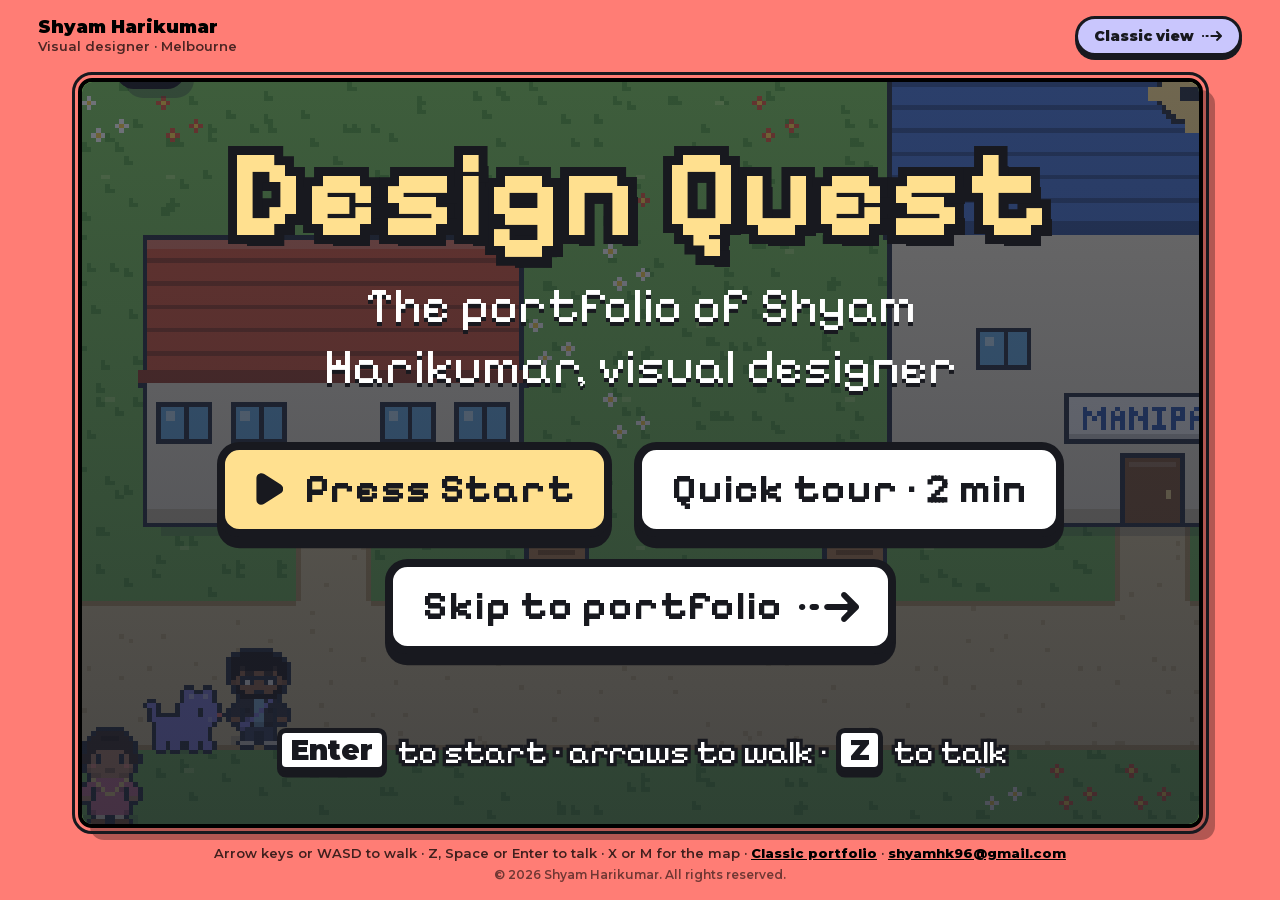
<file: play.html>
<!doctype html>
<html lang="en">
<head>
  <meta charset="utf-8">
  <meta name="viewport" content="width=device-width, initial-scale=1">
  <meta name="color-scheme" content="only light">
  <meta name="darkreader-lock">
  <title>Shyam Harikumar · Design Quest</title>
  <meta property="og:type" content="website">
  <meta property="og:url" content="https://shyamhk-studio.github.io/shyamfolio/play.html">
  <meta property="og:title" content="Shyam Harikumar · Design Quest">
  <meta property="og:description" content="My design portfolio as a pixel-art game. Press Start to explore, or skip to the classic portfolio.">
  <meta property="og:image" content="https://shyamhk-studio.github.io/shyamfolio/assets/share.png">
  <meta property="og:image:width" content="1200">
  <meta property="og:image:height" content="630">
  <meta name="twitter:card" content="summary_large_image">
  <meta name="description" content="The portfolio of Shyam Harikumar, visual designer in Melbourne, as a top-down pixel-art RPG. Press Start to explore, or skip to the classic portfolio.">
  <link rel="preload" href="fonts/pixelify-latin.woff2" as="font" type="font/woff2" crossorigin>
  <link rel="preload" href="fonts/montserrat-latin.woff2" as="font" type="font/woff2" crossorigin>
  <link rel="icon" type="image/png" href="assets/favicon.png">
  <link rel="apple-touch-icon" href="assets/apple-touch-icon.png">
  <link rel="stylesheet" href="styles.css">
</head>
<body class="play-page">
  <header class="play-bar">
    <h1 class="play-name">Shyam Harikumar <span>Visual designer · Melbourne</span></h1>
    <a class="view-toggle view-toggle--inline" href="index.html">Classic view <span class="ico-arrow" aria-hidden="true"></span></a>
  </header>

  <main class="play-main">
    <div class="rpg rpg--full" id="rpg" tabindex="0" aria-label="Design Quest, Shyam's portfolio as a game. Arrow keys or WASD to move, Z, Space or Enter to talk.">
      <div class="rpg__screen">
        <canvas width="240" height="160" aria-hidden="true"></canvas>
        <div class="rpg__place" aria-live="polite"><span class="rpg__place-name"></span><span class="rpg__place-years"></span></div>
        <div class="rpg__stamps" role="img"></div>
        <div class="rpg__dialog" hidden aria-live="polite">
          <span class="rpg__who"></span>
          <p class="rpg__text"></p>
          <span class="rpg__more" aria-hidden="true"><span class="ico ico--down" aria-hidden="true"></span></span>
        </div>
        <div class="rpg__title">
          <p class="rpg__logo">Design Quest</p>
          <p class="rpg__tag">The portfolio of Shyam Harikumar, visual designer</p>
          <div class="rpg__doors">
            <button class="rpg__door rpg__door--start" type="button"><span class="ico ico--right" aria-hidden="true"></span> Press Start</button>
            <a class="rpg__door rpg__door--skip" href="index.html">Skip to portfolio <span class="ico-arrow" aria-hidden="true"></span></a>
          </div>
          <p class="rpg__keys"><kbd class="rpg__key">Enter</kbd> to start · arrows to walk · <kbd class="rpg__key">Z</kbd> to talk</p>
        </div>
        <div class="rpg__end" hidden>
          <p class="rpg__logo">Journey complete!</p>
          <p class="rpg__tag"><span class="rpg__end-count"></span> · 2015 <span class="ico-arrow" aria-hidden="true"></span> Now</p>
          <div class="rpg__end-actions">
            <a class="btn" href="index.html#contact">Get in touch</a>
            <a class="btn" href="index.html#work">See the work</a>
            <button class="btn rpg__replay" type="button">Play again</button>
          </div>
        </div>
      </div>
      <div class="rpg__pad" aria-hidden="true">
        <div class="rpg__dpad">
          <button type="button" tabindex="-1" data-pad="up" class="is-up"><span class="ico" aria-hidden="true"></span></button>
          <button type="button" tabindex="-1" data-pad="left" class="is-left"><span class="ico ico--left" aria-hidden="true"></span></button>
          <button type="button" tabindex="-1" data-pad="right" class="is-right"><span class="ico ico--right" aria-hidden="true"></span></button>
          <button type="button" tabindex="-1" data-pad="down" class="is-down"><span class="ico ico--down" aria-hidden="true"></span></button>
        </div>
        <button type="button" tabindex="-1" data-pad="a" class="rpg__a">A</button>
      </div>
    </div>
    <noscript><p class="play-noscript">This page is a small game. <a href="index.html">View the classic portfolio</a> instead.</p></noscript>
  </main>

  <footer class="play-foot">
    <p><span class="foot-keys">Arrow keys or WASD to walk · Z, Space or Enter to talk · X or M for the map</span><span class="foot-touch">Pad to walk · A to talk · B for the map</span> · <a href="index.html">Classic portfolio</a> · <a href="mailto:shyamhk96@gmail.com">shyamhk96@gmail.com</a></p>
    <p class="play-copy">© 2026 Shyam Harikumar. All rights reserved.</p>
  </footer>

  <script src="sprites.js"></script>
  <script src="rpg.js"></script>
  <script>
    /* Front door: focus the game so Enter starts it right away */
    (function () {
      var rpg = document.getElementById('rpg');
      var start = document.querySelector('.rpg__door--start');
      try { rpg.focus({ preventScroll: true }); } catch (e) {}
      start.addEventListener('click', function (e) {
        e.stopPropagation();
        rpg.focus({ preventScroll: true });
        window.__designQuest && window.__designQuest.start();
      });
    })();
  </script>
</body>
</html>
</file>
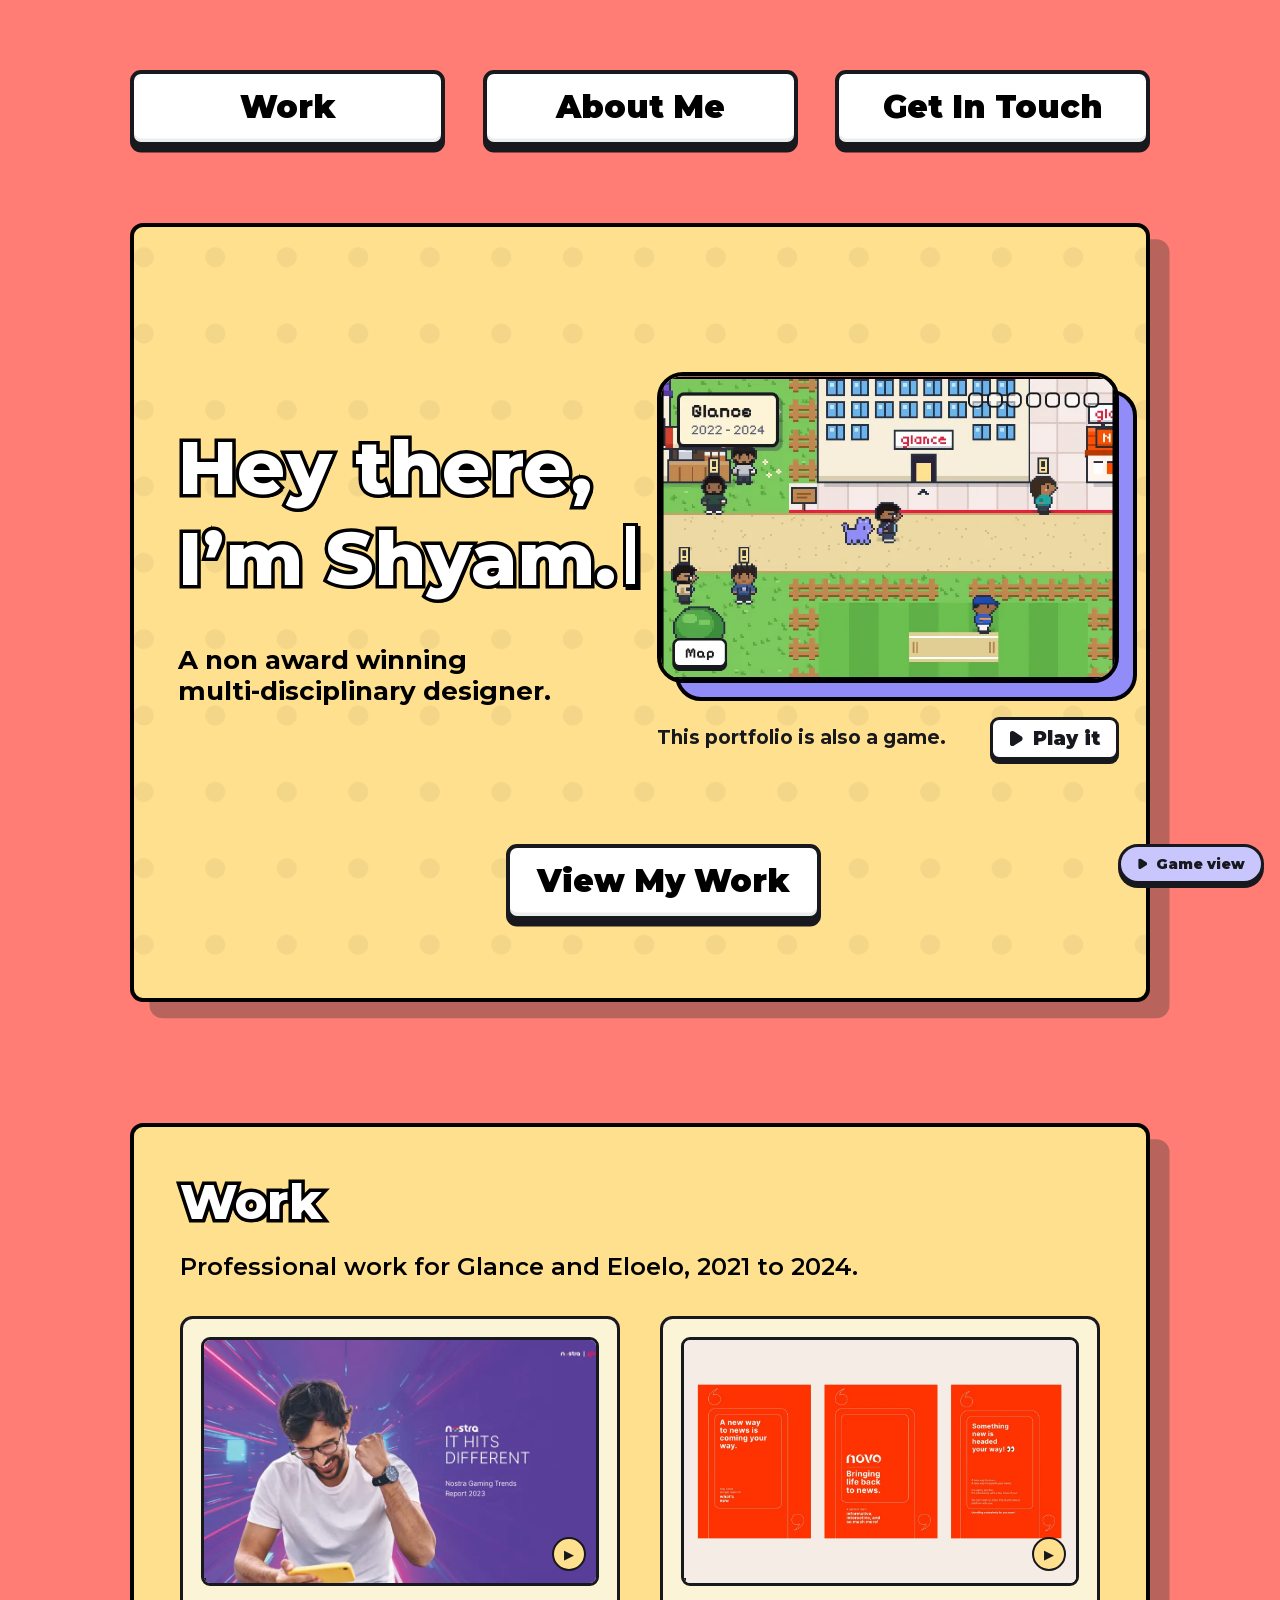
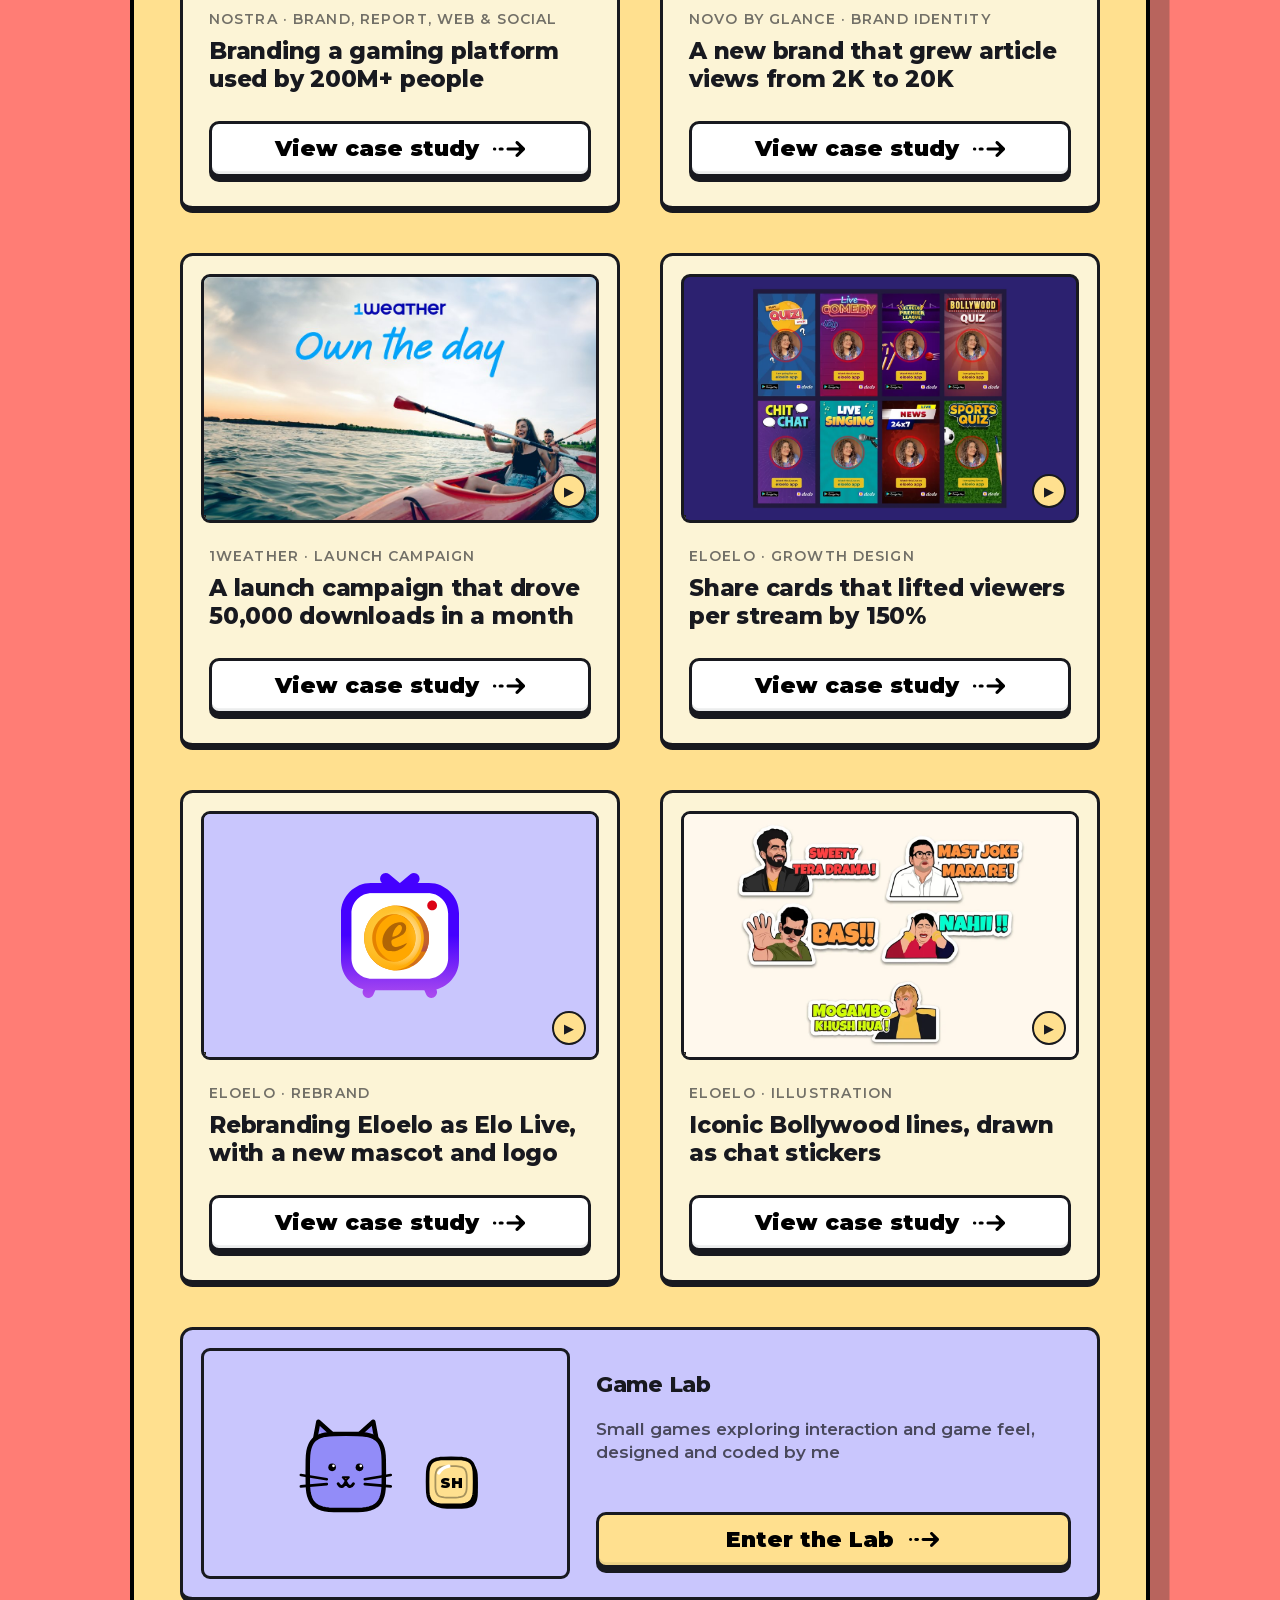
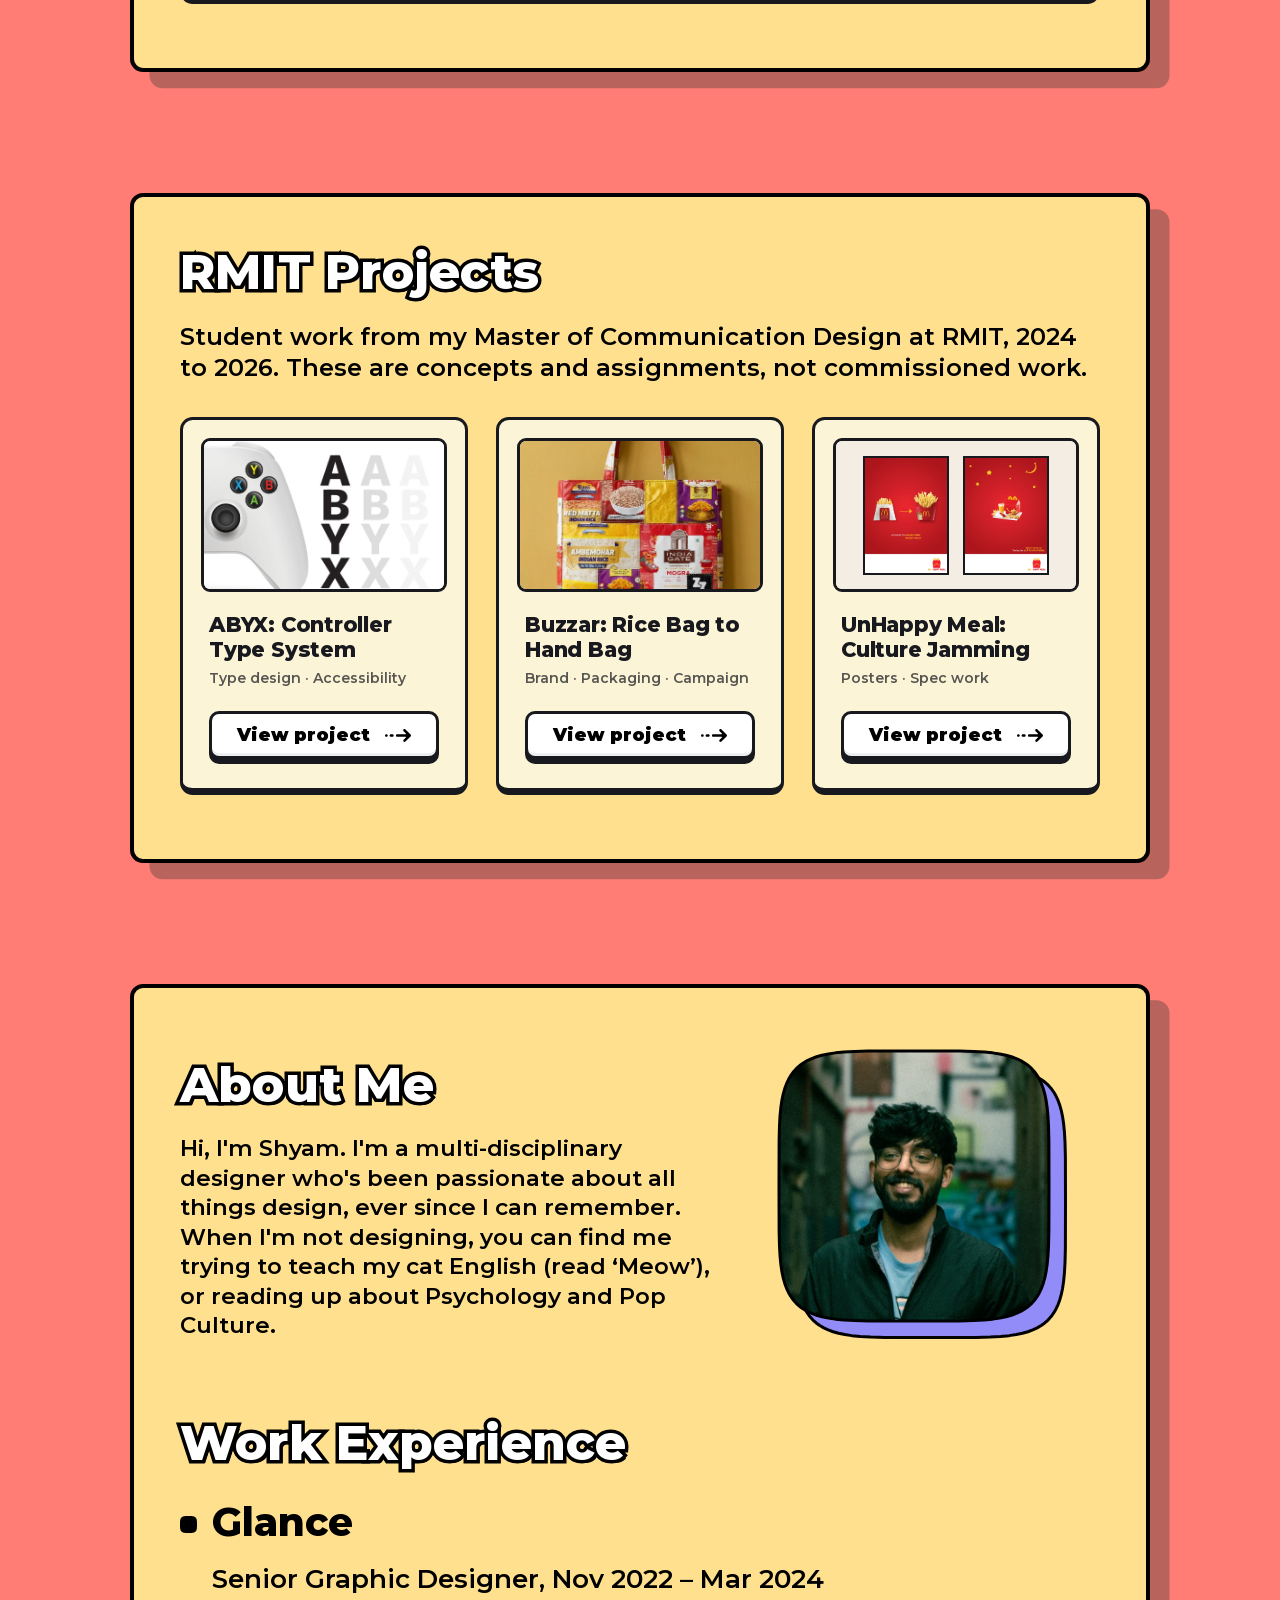
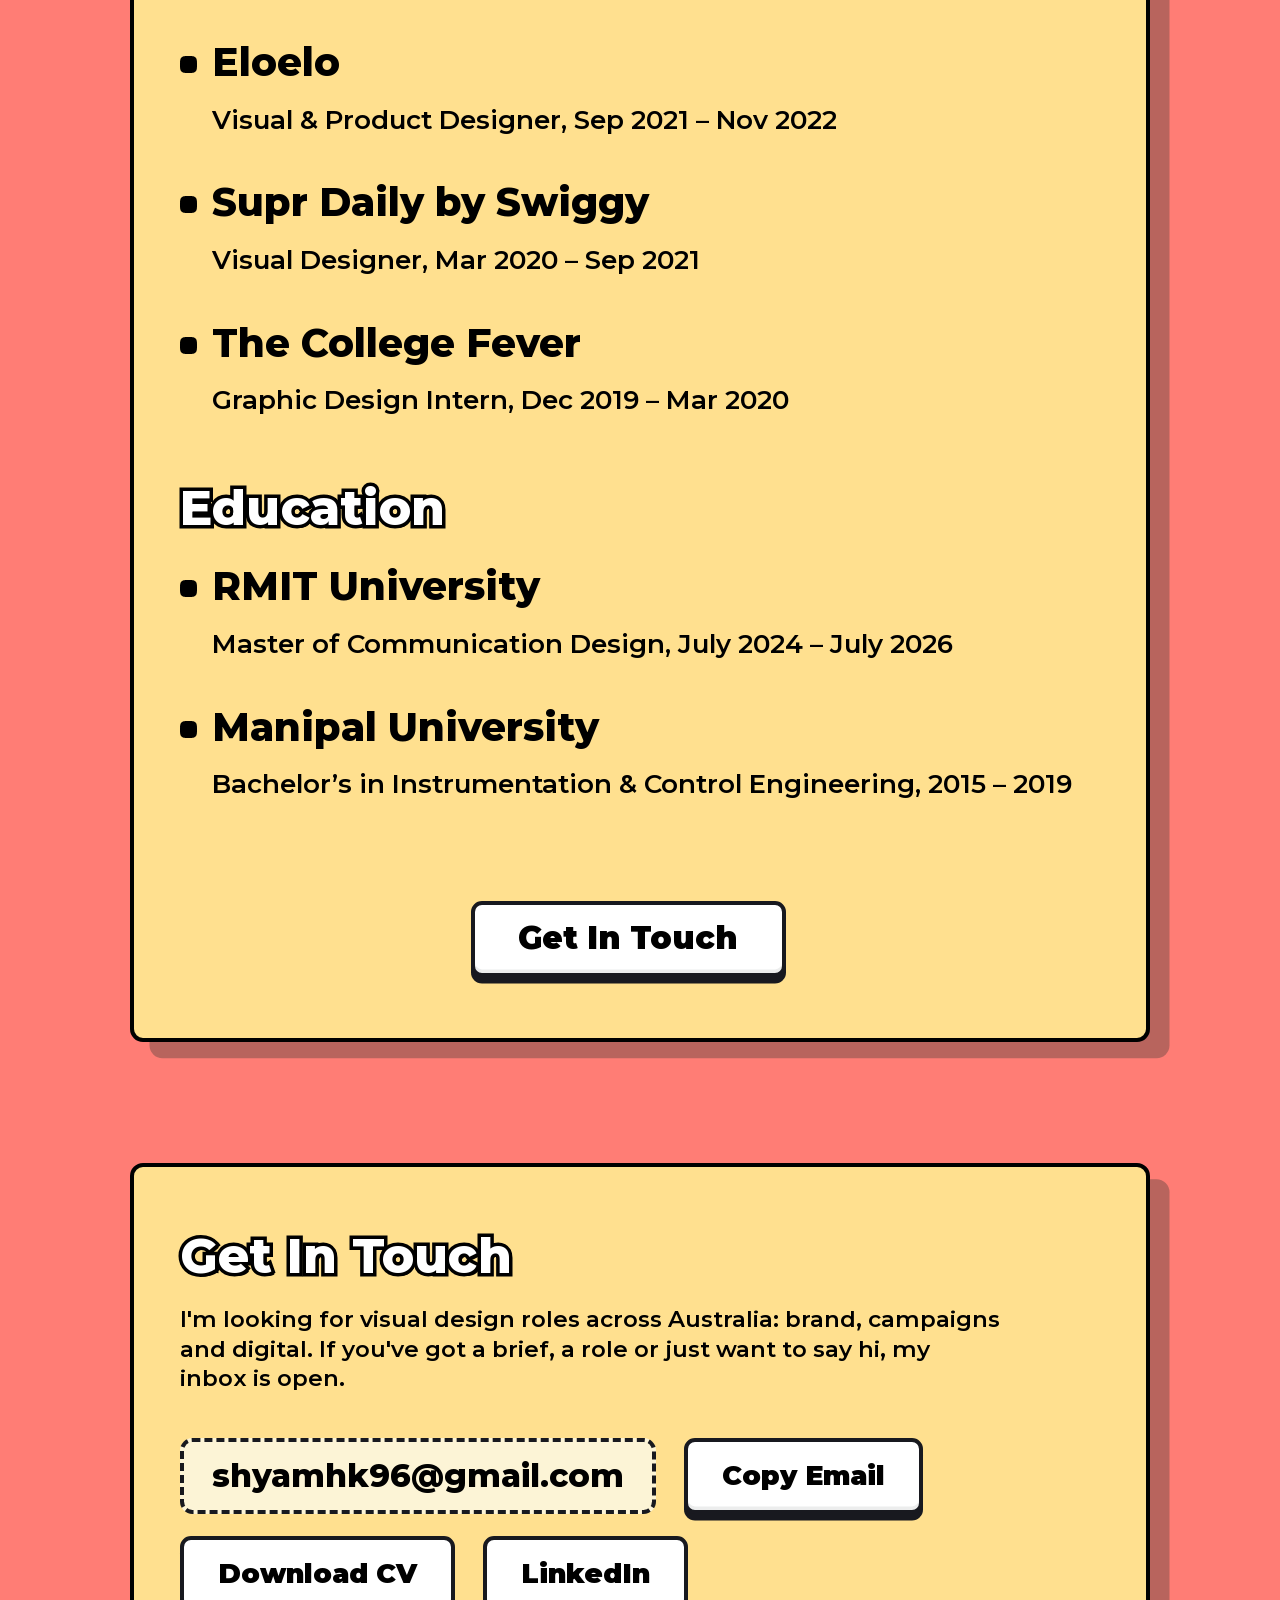
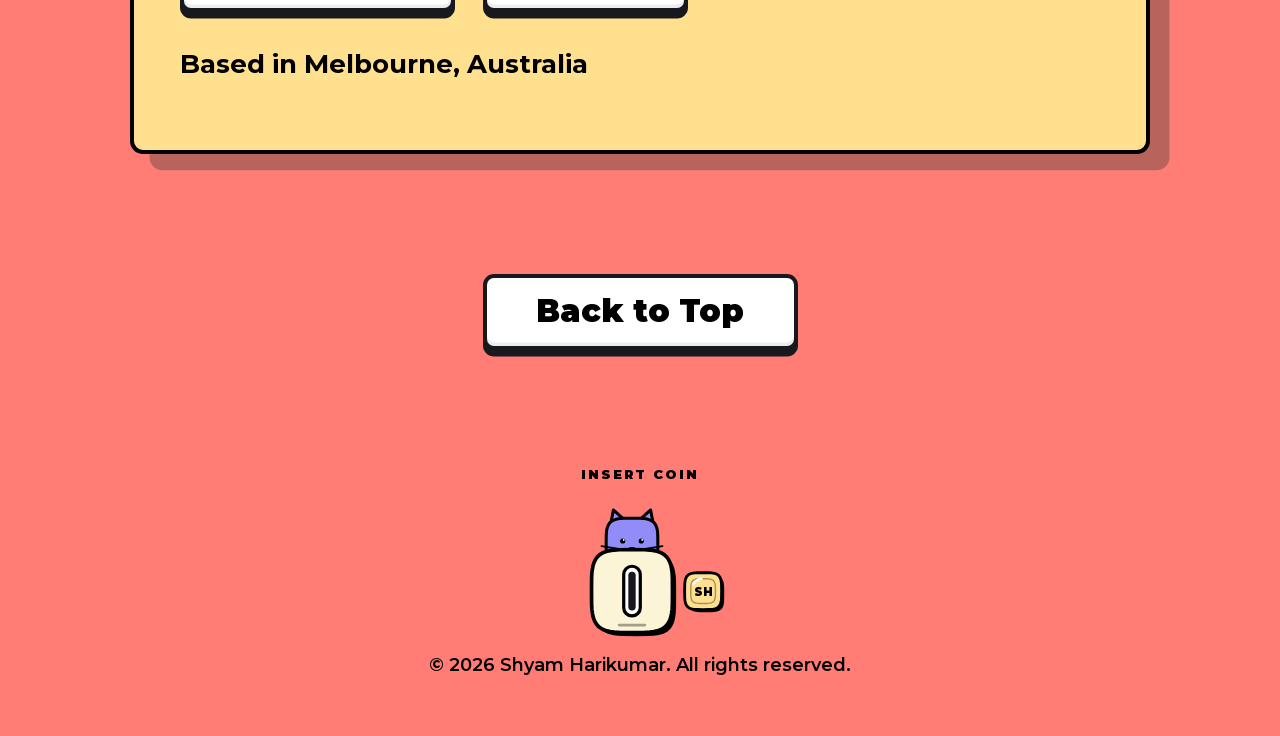
<file: portfolio.html>
<!doctype html>
<html lang="en">
<head>
  <meta charset="utf-8">
  <meta name="viewport" content="width=device-width, initial-scale=1">
  <title>Shyam Harikumar · Portfolio</title>
  <link rel="canonical" href="https://shyamhk-studio.github.io/shyamfolio/">
  <meta http-equiv="refresh" content="0; url=index.html">
  <script>location.replace('index.html' + location.hash);</script>
</head>
<body>
  <p>The portfolio has moved. <a href="index.html">Go to the portfolio</a>.</p>
</body>
</html>
</file>
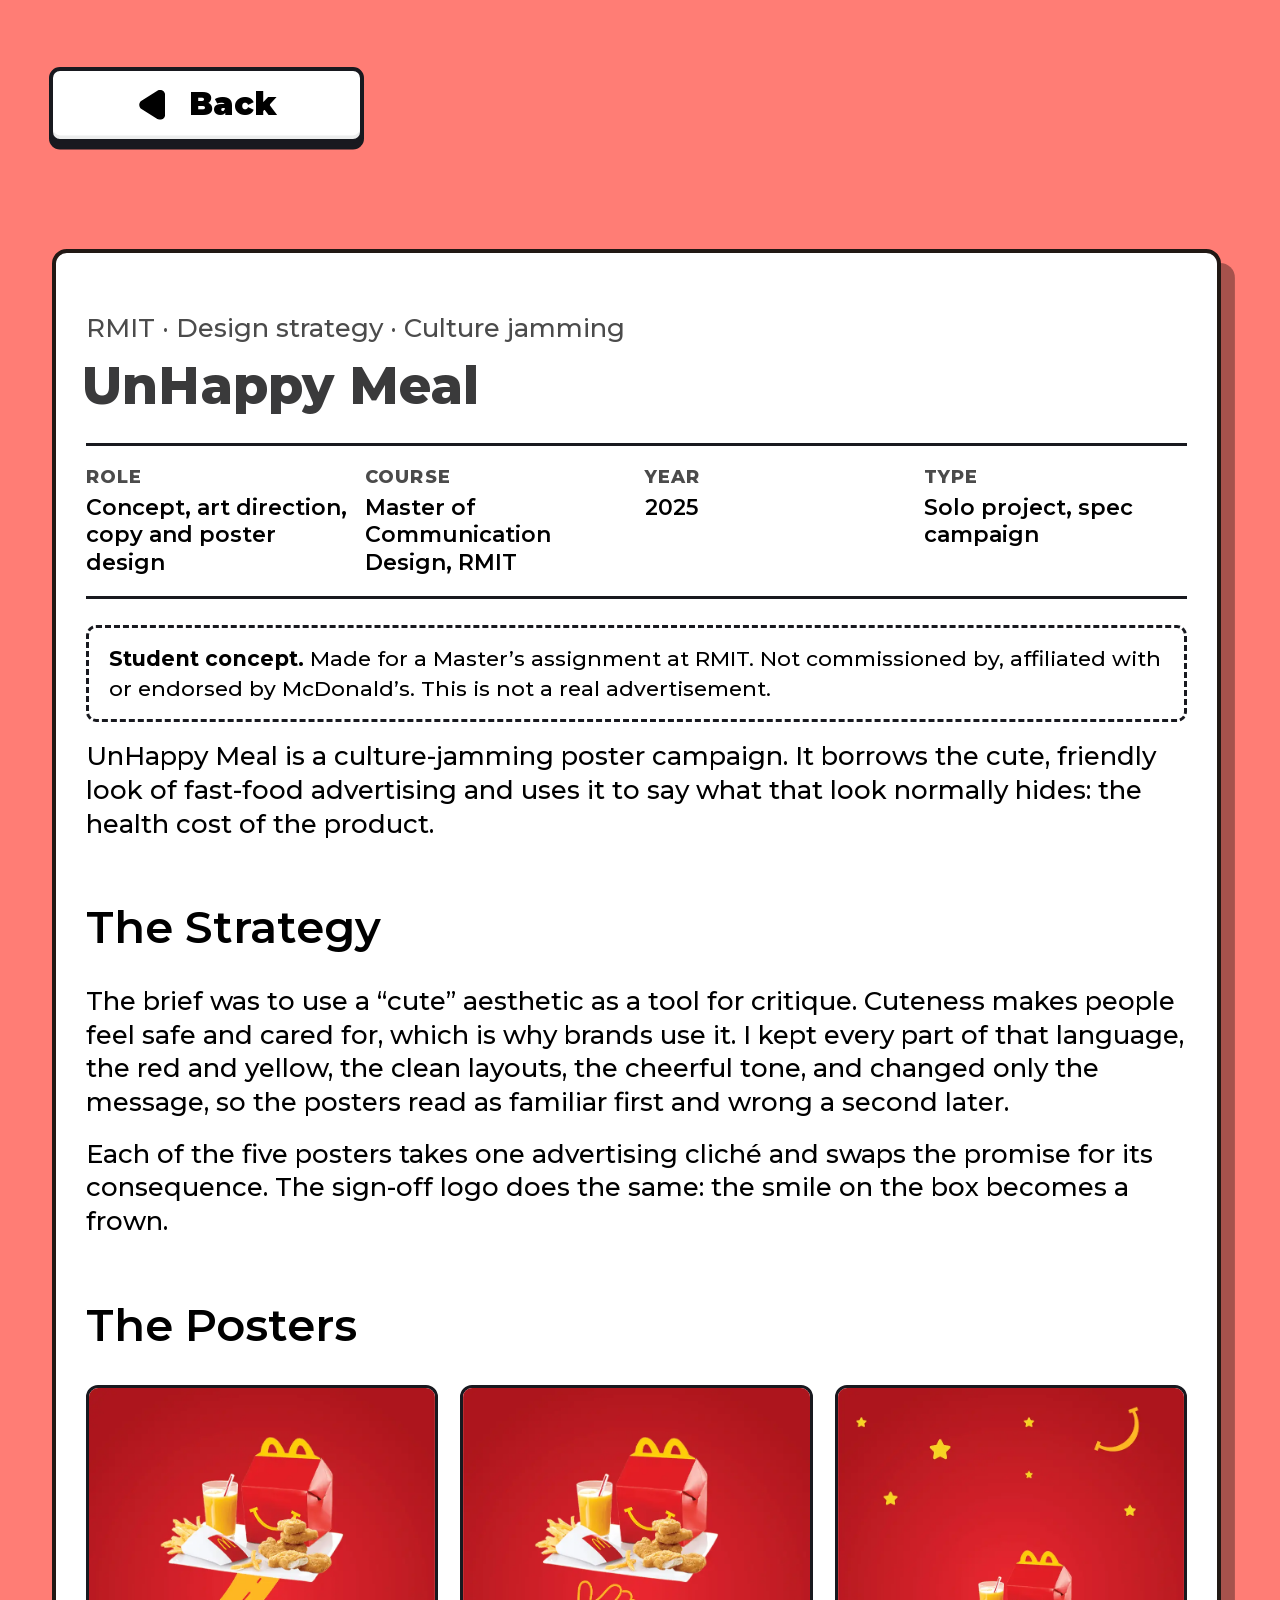
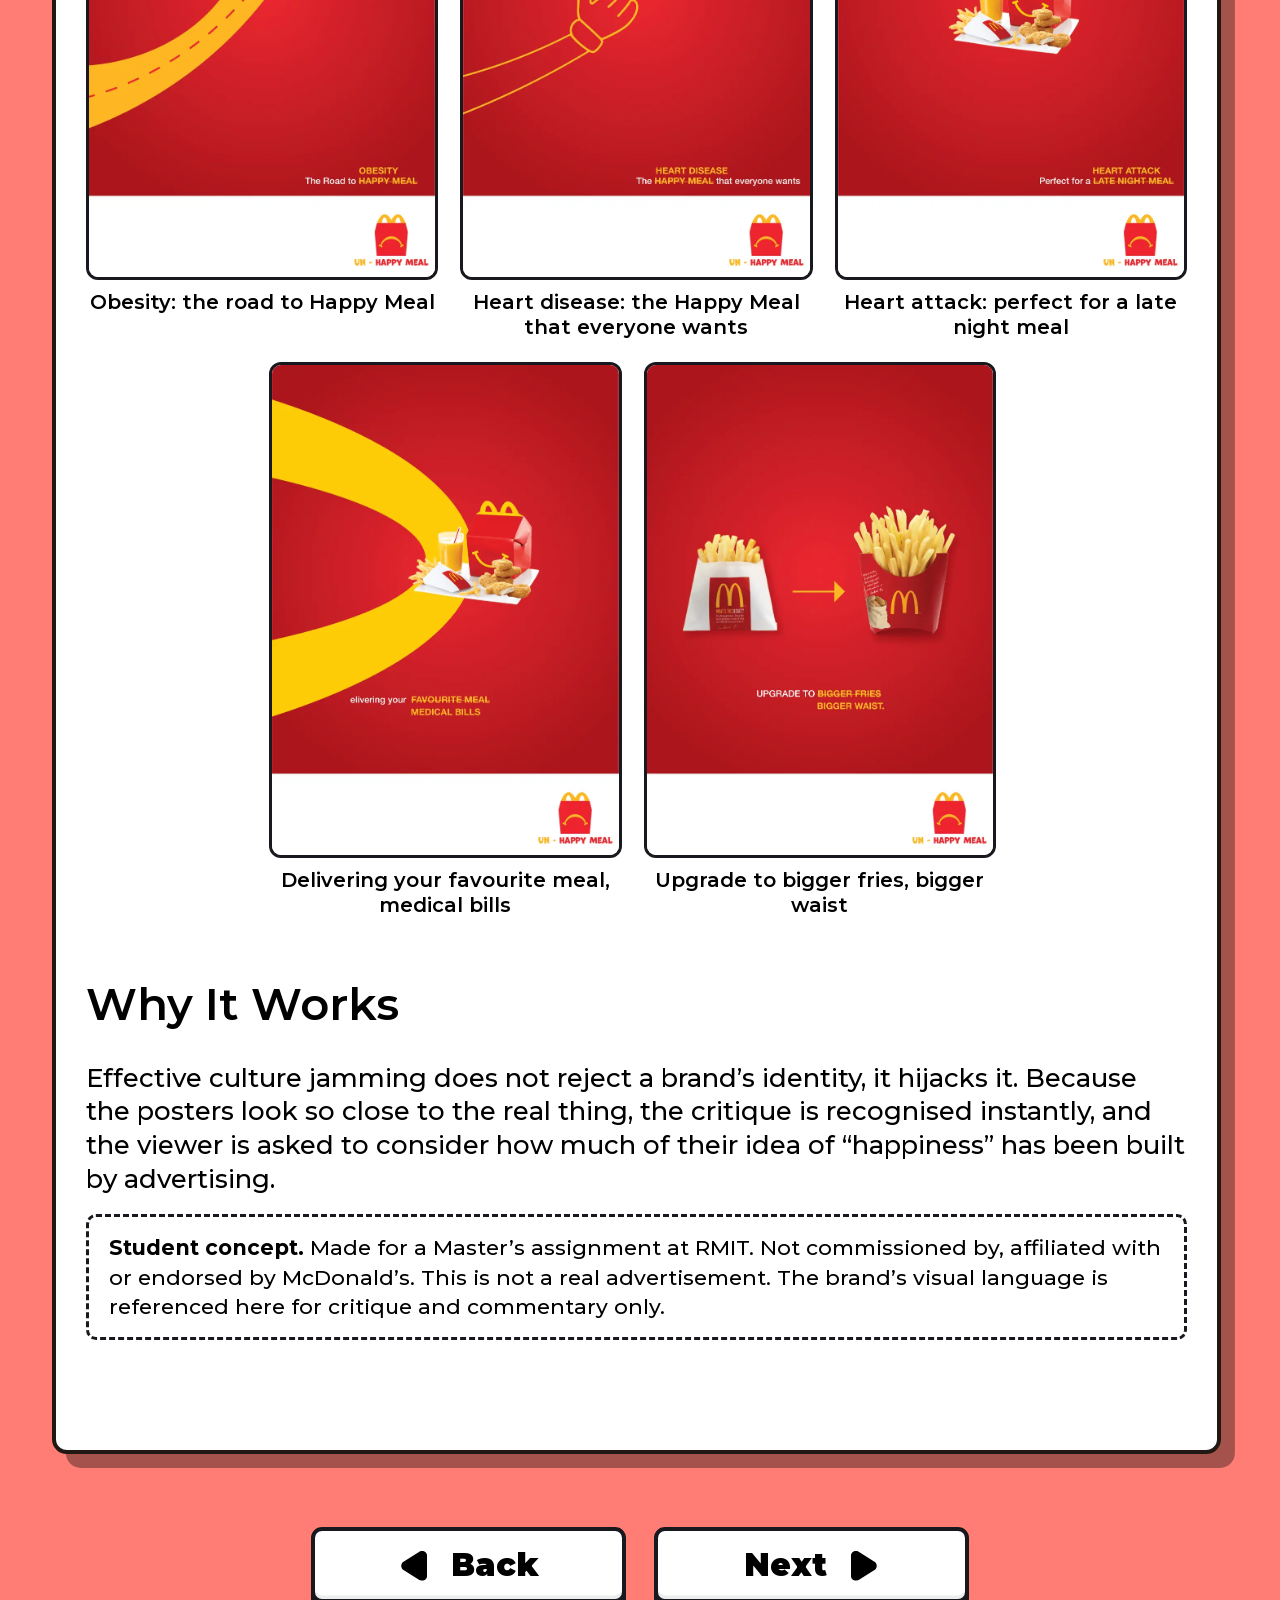
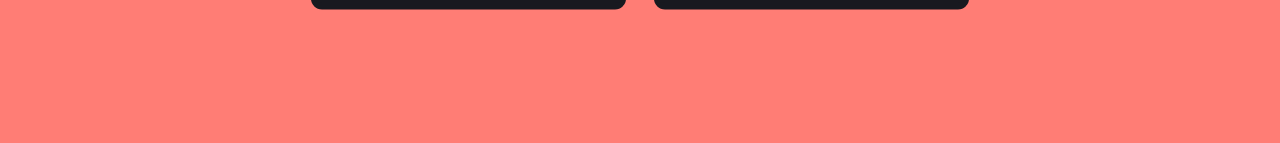
<file: unhappy-meal.html>
<!doctype html>
<html lang="en">
<head>
  <meta charset="utf-8">
  <meta name="viewport" content="width=device-width, initial-scale=1">
  <meta name="color-scheme" content="only light">
  <meta name="darkreader-lock">
  <title>UnHappy Meal · Shyam Harikumar</title>
  <meta name="description" content="UnHappy Meal: a student culture-jamming poster campaign that turns the cute language of fast-food advertising into a critique.">
  <link rel="preload" href="fonts/montserrat-latin.woff2" as="font" type="font/woff2" crossorigin>
  <link rel="icon" type="image/png" href="assets/favicon.png">
  <link rel="stylesheet" href="styles.css">
</head>
<body>
  <main class="case">
    <a class="btn case__top" href="index.html#rmit"><img class="btn__back" src="assets/back.svg" alt="">Back</a>

    <article class="sheet">
      <p class="sheet__kicker">RMIT · Design strategy · Culture jamming</p>
      <h1 class="sheet__title">UnHappy Meal</h1>
      <dl class="case-meta">
        <div><dt>Role</dt><dd>Concept, art direction, copy and poster design</dd></div>
        <div><dt>Course</dt><dd>Master of Communication Design, RMIT</dd></div>
        <div><dt>Year</dt><dd>2025</dd></div>
        <div><dt>Type</dt><dd>Solo project, spec campaign</dd></div>
      </dl>
      <p class="cs-note cs-note--spec"><strong>Student concept.</strong> Made for a Master’s assignment at RMIT. Not commissioned by, affiliated with or endorsed by McDonald’s. This is not a real advertisement.</p>
      <p>UnHappy Meal is a culture-jamming poster campaign. It borrows the cute, friendly look of fast-food advertising and uses it to say what that look normally hides: the health cost of the product.</p>

      <h2>The Strategy</h2>
      <p>The brief was to use a “cute” aesthetic as a tool for critique. Cuteness makes people feel safe and cared for, which is why brands use it. I kept every part of that language, the red and yellow, the clean layouts, the cheerful tone, and changed only the message, so the posters read as familiar first and wrong a second later.</p>
      <p>Each of the five posters takes one advertising cliché and swaps the promise for its consequence. The sign-off logo does the same: the smile on the box becomes a frown.</p>

      <h2>The Posters</h2>
      <div class="cs-grid cs-grid--3 cs-grid--posters">
        <figure><img src="assets/uhm-1.webp" alt="A meal tray at the end of a yellow road on a red background. Caption: Obesity: the road to Happy Meal."><figcaption>Obesity: the road to Happy Meal</figcaption></figure>
        <figure><img src="assets/uhm-2.webp" alt="A line-drawn hand reaching for a meal tray on a red background. Caption: Heart disease: the Happy Meal that everyone wants."><figcaption>Heart disease: the Happy Meal that everyone wants</figcaption></figure>
        <figure><img src="assets/uhm-3.webp" alt="A meal box under a moon and stars on a red background. Caption: Heart attack: perfect for a late night meal."><figcaption>Heart attack: perfect for a late night meal</figcaption></figure>
        <figure><img src="assets/uhm-4.webp" alt="A meal tray on a large yellow curve on a red background. Caption: Delivering your favourite meal, medical bills." loading="lazy"><figcaption>Delivering your favourite meal, medical bills</figcaption></figure>
        <figure><img src="assets/uhm-5.webp" alt="A small pack of fries, an arrow, and a large pack of fries on a red background. Caption: Upgrade to bigger fries, bigger waist." loading="lazy"><figcaption>Upgrade to bigger fries, bigger waist</figcaption></figure>
      </div>

      <h2>Why It Works</h2>
      <p>Effective culture jamming does not reject a brand’s identity, it hijacks it. Because the posters look so close to the real thing, the critique is recognised instantly, and the viewer is asked to consider how much of their idea of “happiness” has been built by advertising.</p>
      <p class="cs-note cs-note--spec"><strong>Student concept.</strong> Made for a Master’s assignment at RMIT. Not commissioned by, affiliated with or endorsed by McDonald’s. This is not a real advertisement. The brand’s visual language is referenced here for critique and commentary only.</p>
    </article>

    <div class="case__bottom">
      <a class="btn" href="index.html#rmit"><img class="btn__back" src="assets/back.svg" alt="">Back</a>
      <a class="btn" href="nostra.html">Next<img class="btn__back btn__next" src="assets/back.svg" alt=""></a>
    </div>
  </main>
  <script src="lightbox.js"></script>
</body>
</html>
</file>
<file: styles.css>
:root { color-scheme: only light; }
/* Declaring a dark-scheme rule tells browsers with forced dark modes (Samsung Internet, Chrome auto-dark)
   that the site manages its own colours, so they leave it alone. Colours stay the same on purpose. */
@media (prefers-color-scheme: dark) { :root { color-scheme: only light; } }
/* Shyam Harikumar — portfolio
   Built from the "Portfolio 2025 – Final" Figma file (1440px desktop frame).
   Every size is written in design pixels × --u, so the site matches Figma
   exactly at 1440px and scales down proportionally on smaller screens. */

@font-face {
  font-family: "Montserrat";
  font-style: normal;
  font-weight: 500 900;
  font-display: swap;
  src: url("fonts/montserrat-latin.woff2") format("woff2");
}

:root {
  --u: clamp(0.3px, calc((100vw - 40px) / 1180), 1px);

  --salmon: #ff7d75;
  --butter: #ffe08f;
  --cream: #fcf4d6;
  --ink: #18191f;
  --ink-2: #211814;
  --heading-grey: #3a3a3b;
  --lavender: #928cf8;
  --lilac: #c9c6fd;
  --novo-orange: #ff4f00;
  --white: #ffffff;

  --card-shadow: calc(19.5 * var(--u)) calc(16.2 * var(--u)) 0 0 rgba(52, 52, 51, 0.35);
  --page-shadow: calc(13.9 * var(--u)) calc(13.9 * var(--u)) 0 0 rgba(0, 0, 0, 0.35);
}

*,
*::before,
*::after { box-sizing: border-box; }

html { scroll-behavior: smooth; }
@media (prefers-reduced-motion: reduce) {
  html { scroll-behavior: auto; }
  *, *::before, *::after { transition: none !important; }
}

body {
  margin: 0;
  background: var(--salmon);
  color: #000;
  font-family: "Montserrat", system-ui, sans-serif;
  -webkit-font-smoothing: antialiased;
  overflow-x: hidden;
}

img { display: block; max-width: 100%; }
h1, h2, h3, p { margin: 0; }
a { color: inherit; }

:focus-visible {
  outline: 3px solid var(--ink);
  outline-offset: 4px;
  border-radius: 6px;
}

.skip {
  position: absolute; left: -9999px; top: 0;
  background: var(--white); padding: 8px 12px; z-index: 10;
}
.skip:focus { left: 8px; top: 8px; }

/* ---------- Buttons: chunky arcade-cabinet buttons ----------
   Rest: sits on a deep solid base (--depth).
   Hover: lights up lavender and hops with a springy overshoot.
   Press: slams all the way down instantly and squashes, then
   springs back on release. Arrows blink like "insert coin". */
.btn {
  --depth: max(4px, calc(6.5 * var(--u)));
  --spring: cubic-bezier(0.34, 1.8, 0.64, 1);
  position: relative;
  display: inline-flex;
  align-items: center;
  justify-content: center;
  gap: calc(22 * var(--u));
  width: calc(315 * var(--u));
  height: calc(76 * var(--u));
  padding: 0 calc(16 * var(--u));
  background: var(--white);
  border: calc(4 * var(--u)) solid var(--ink);
  border-radius: calc(11 * var(--u));
  box-shadow:
    0 var(--depth) 0 var(--ink),
    inset 0 calc(var(--depth) * -0.55) 0 rgba(24, 25, 31, 0.08);
  font: 900 calc(31.5 * var(--u)) / 1 "Montserrat", sans-serif;
  color: #000;
  text-decoration: none;
  white-space: nowrap;
  cursor: pointer;
  user-select: none;
  -webkit-tap-highlight-color: transparent;
  transition:
    transform 0.32s var(--spring),
    box-shadow 0.32s var(--spring),
    background-color 0.08s steps(1);
}
.btn:hover,
.btn:focus-visible {
  background: #c9c6fd;
  transform: translateY(calc(var(--depth) * -0.45));
  box-shadow:
    0 calc(var(--depth) * 1.45) 0 var(--ink),
    inset 0 calc(var(--depth) * -0.55) 0 rgba(24, 25, 31, 0.12);
  animation: arcade-hop 0.42s var(--spring);
}
.btn:active {
  background: #aaa5fb;
  transform: translateY(var(--depth)) scale(1.02, 0.96);
  box-shadow:
    0 0 0 var(--ink),
    inset 0 calc(var(--depth) * 0.5) 0 rgba(24, 25, 31, 0.14);
  animation: none;
  transition: none;
}
.btn:hover .btn__back,
.btn:focus-visible .btn__back { animation: arcade-blink 0.6s steps(1) infinite; }

@keyframes arcade-hop {
  0%   { transform: translateY(0); }
  40%  { transform: translateY(calc(var(--depth) * -0.9)); }
  100% { transform: translateY(calc(var(--depth) * -0.45)); }
}
@keyframes arcade-blink {
  0%, 100% { opacity: 1; }
  50%      { opacity: 0.2; }
}
@media (prefers-reduced-motion: reduce) {
  .btn, .btn .btn__back, .type-char::after { animation: none !important; }
}
.btn--wide { width: calc(360 * var(--u)); height: calc(78 * var(--u)); font-size: calc(32.5 * var(--u)); }
.btn__back {
  width: calc(30 * var(--u));
  height: auto;
  transform: rotate(-90deg);
}
.btn__next { transform: rotate(90deg); }

/* ---------- Outlined display headings ("Hey there, I'm Shyam.") ---------- */
.outlined {
  color: var(--white);
  font-weight: 800;
  -webkit-text-stroke: calc(7 * var(--u)) #000;
  paint-order: stroke fill;
  text-shadow: calc(2.5 * var(--u)) calc(3 * var(--u)) 0 #000;
  letter-spacing: 0.005em;
}

/* ---------- Home ---------- */
.nav {
  display: flex;
  justify-content: space-between;
  gap: calc(24 * var(--u));
  width: min(calc(100% - 32px), calc(1020 * var(--u)));
  margin: 0 auto;
  padding-top: calc(70 * var(--u));
}
.nav .btn { flex: 0 1 calc(315 * var(--u)); }

.stack {
  display: flex;
  flex-direction: column;
  align-items: center;
  padding: calc(77 * var(--u)) 0 calc(110 * var(--u));
}

.card {
  position: relative;
  width: calc(1020 * var(--u));
  background: var(--butter);
  border: calc(4.06 * var(--u)) solid #000;
  border-radius: calc(13 * var(--u));
  box-shadow: var(--card-shadow);
  scroll-margin-top: calc(40 * var(--u));
}
.card + .card { margin-top: calc(121 * var(--u)); }

/* Hero */
.hero {
  min-height: calc(772 * var(--u));
  padding: calc(145 * var(--u)) calc(52 * var(--u)) calc(78 * var(--u)) calc(44 * var(--u));
  display: grid;
  grid-template-columns: 1fr calc(400 * var(--u));
  grid-template-rows: auto auto;
  column-gap: calc(40 * var(--u));
  /* dot texture: 19.5px dots every 71.5px × 76.4px, 5% ink */
  background-image: radial-gradient(circle at center, rgba(33, 24, 20, 0.05) calc(9.75 * var(--u)), transparent calc(10.25 * var(--u)));
  background-size: calc(71.5 * var(--u)) calc(76.4 * var(--u));
  background-position: calc(-26 * var(--u)) calc(-8 * var(--u));
}
.hero__text { align-self: center; }
.hero__title {
  font-size: calc(74.2 * var(--u));
  line-height: 1.22;
}
.hero__title > span { display: block; white-space: nowrap; }

/* Typing effect: letters keep their space while hidden, so nothing shifts */
.type-char { position: relative; }
.hero__title.is-typing .type-char:not(.is-shown) { visibility: hidden; }
.type-char.is-caret::after {
  content: "";
  position: absolute;
  left: calc(100% + 0.08em);
  top: 0.14em;
  width: 0.2em;
  height: 0.86em;
  background: var(--white);
  border: calc(3.5 * var(--u)) solid #000;
  box-shadow: calc(2.5 * var(--u)) calc(3 * var(--u)) 0 #000;
  animation: caret-blink 0.9s steps(1) infinite;
}
@keyframes caret-blink { 0%, 100% { opacity: 1; } 50% { opacity: 0; } }
.hero__title.is-typing .type-char.is-caret::after { animation: none; }
.hero__sub {
  margin-top: calc(40 * var(--u));
  font-weight: 700;
  font-size: calc(26.1 * var(--u));
  line-height: 1.22;
}
/* Signature squircle: photo clipped to a squircle, a lavender squircle
   offset behind it, both with the site's black outline. */
.hero__photo {
  display: block;
  width: calc(400 * var(--u));
  height: calc(400 * var(--u));
  overflow: visible;
  align-self: center;
}
.hero__photo-back { fill: var(--lavender); stroke: #000; stroke-width: 4; stroke-linejoin: round; }
.hero__photo-edge { fill: none; stroke: #000; stroke-width: 4; stroke-linejoin: round; }

/* Peekaboo cat along the bottom edge of the hero card */
.hero { overflow: hidden; }
.peek-cat {
  --tilt: 0deg;
  position: absolute;
  bottom: 0;
  left: 10%;
  z-index: 1;
  width: max(58px, calc(96 * var(--u)));
  height: max(58px, calc(96 * var(--u)));
  transform: translateY(105%);
  pointer-events: none;
  cursor: pointer;
}
.peek-cat__svg { display: block; width: 100%; height: 100%; transform: rotate(var(--tilt)); transform-origin: 50% 100%; overflow: visible; }
.peek-cat .cat-eyes-happy { opacity: 0; }
.peek-cat.is-peeking { pointer-events: auto; animation: cat-peek 3.4s cubic-bezier(0.34, 1.4, 0.64, 1) forwards; }
.peek-cat.is-peeking .cat-eyes-open { animation: cat-look 3.4s ease-in-out forwards; transform-box: fill-box; transform-origin: center; }
.peek-cat__bubble {
  position: absolute;
  left: 50%;
  top: -30%;
  margin-left: -2.2em;
  padding: 3px 9px;
  background: var(--white);
  border: 2.5px solid #000;
  border-radius: 10px;
  box-shadow: 2px 3px 0 #000;
  font-weight: 900;
  font-size: max(11px, calc(15 * var(--u)));
  white-space: nowrap;
  opacity: 0;
  transform: scale(0.4);
  transform-origin: 50% 100%;
}
/* clicked: says meow and ducks out fast */
.peek-cat.is-shy { animation: cat-duck 0.9s cubic-bezier(0.5, 0, 0.7, 0.4) forwards; }
.peek-cat.is-shy .cat-eyes-open { opacity: 0; }
.peek-cat.is-shy .cat-eyes-happy { opacity: 1; }
.peek-cat.is-shy .peek-cat__bubble { animation: bubble-pop 0.9s ease-out forwards; }

@keyframes cat-peek {
  0%   { transform: translateY(105%); }
  14%  { transform: translateY(24%); }
  20%  { transform: translateY(30%); }
  78%  { transform: translateY(30%); }
  84%  { transform: translateY(22%); }
  100% { transform: translateY(105%); }
}
@keyframes cat-look {
  0%, 26%   { transform: translate(0, 0) scaleY(1); }
  34%, 44%  { transform: translate(-3px, 0) scaleY(1); }
  52%, 60%  { transform: translate(3px, 0) scaleY(1); }
  64%       { transform: translate(0, 0) scaleY(1); }
  66%       { transform: translate(0, 0) scaleY(0.1); }
  68%, 100% { transform: translate(0, 0) scaleY(1); }
}
@keyframes cat-duck {
  0%   { transform: translateY(30%); }
  35%  { transform: translateY(18%); }
  100% { transform: translateY(105%); }
}
@keyframes bubble-pop {
  0%   { opacity: 0; transform: scale(0.4); }
  20%  { opacity: 1; transform: scale(1.05); }
  70%  { opacity: 1; transform: scale(1); }
  100% { opacity: 0; transform: scale(1) translateY(-6px); }
}
.hero__cta { position: relative; z-index: 2; }
.hero__text, .hero__photo { position: relative; z-index: 2; }

.hero__cta {
  grid-column: 1 / -1;
  justify-self: center;
  margin-top: calc(84 * var(--u));
  margin-left: calc(12 * var(--u));
}

/* About + experience */
.about {
  padding: calc(60 * var(--u)) calc(70 * var(--u)) calc(61 * var(--u)) calc(46 * var(--u));
  display: flex;
  flex-direction: column;
}
.section-title {
  font-size: calc(48.7 * var(--u));
  line-height: 1.2;
}
.about__bio {
  margin-top: calc(20 * var(--u));
  max-width: calc(896 * var(--u));
  font-weight: 600;
  font-size: calc(22.7 * var(--u));
  line-height: 1.3;
}
.about .section-title + .timeline { margin-top: calc(26 * var(--u)); }
.about__bio + .section-title { margin-top: calc(66 * var(--u)); }
.timeline + .section-title { margin-top: calc(62 * var(--u)); }
.timeline {
  list-style: none;
  margin: 0;
  padding: 0;
  display: flex;
  flex-direction: column;
  gap: calc(43 * var(--u));
}
.timeline li {
  position: relative;
  padding-left: calc(32 * var(--u));
}
.timeline li::before {
  content: "";
  position: absolute;
  left: 0;
  top: calc(17 * var(--u));
  width: calc(17 * var(--u));
  height: calc(17 * var(--u));
  background: url("assets/squircle.svg") center / contain no-repeat;
}
.timeline h3 {
  font-weight: 800;
  font-size: calc(39 * var(--u));
  line-height: 1.22;
}
.timeline p {
  margin-top: calc(18 * var(--u));
  font-weight: 600;
  font-size: calc(26 * var(--u));
  line-height: 1.22;
}
.about__cta { align-self: center; margin-top: calc(100 * var(--u)); }

/* Work */
.work {
  padding: calc(70 * var(--u)) 0 calc(96 * var(--u));
  display: flex;
  flex-direction: column;
  align-items: center;
  gap: calc(50 * var(--u));
}
.project {
  width: calc(849 * var(--u));
  min-height: calc(601 * var(--u));
  background: var(--cream);
  border: calc(3.17 * var(--u)) solid var(--ink);
  border-bottom-width: calc(7.92 * var(--u));
  border-radius: calc(12.7 * var(--u));
  padding: calc(34 * var(--u)) calc(16 * var(--u)) calc(36 * var(--u));
  display: flex;
  flex-direction: column;
  align-items: center;
  text-align: center;
}
.project__title {
  font-weight: 800;
  font-size: calc(42.8 * var(--u));
  line-height: 1.1;
  color: var(--ink);
  white-space: normal; text-wrap: balance;
}
.project__rule {
  width: calc(393 * var(--u));
  height: calc(4.75 * var(--u));
  margin-top: calc(18 * var(--u));
  border-radius: calc(12.7 * var(--u));
  background: #000;
}
.project__art {
  flex: 1;
  width: 100%;
  min-height: calc(280 * var(--u));
  display: flex;
  align-items: center;
  justify-content: center;
}
.project__desc {
  font-weight: 600;
  font-size: calc(28.5 * var(--u));
  line-height: 1.1;
}
.project .btn { margin-top: calc(34 * var(--u)); }

.art-novo { width: calc(445.4 * var(--u)); }
.art-elo {
  display: flex;
  align-items: center;
  justify-content: space-between;
  width: calc(700 * var(--u));
}
.art-elo__old { width: calc(147.5 * var(--u)); }
.art-elo__arrow { width: calc(100 * var(--u)); }
.art-elo__new { width: calc(164 * var(--u)); }
.art-1w { width: calc(514.7 * var(--u)); }

.to-top { margin-top: calc(120 * var(--u)); }

/* Contact */
.contact {
  padding: calc(60 * var(--u)) calc(70 * var(--u)) calc(70 * var(--u)) calc(46 * var(--u));
}
.contact__lead {
  margin-top: calc(20 * var(--u));
  max-width: calc(820 * var(--u));
  font-weight: 600;
  font-size: calc(22.7 * var(--u));
  line-height: 1.3;
}
.contact__row {
  margin-top: calc(44 * var(--u));
  display: flex;
  flex-wrap: wrap;
  gap: calc(28 * var(--u));
}
.contact__row { align-items: center; }
.contact__email {
  display: inline-flex;
  align-items: center;
  height: calc(76 * var(--u));
  padding: 0 calc(28 * var(--u));
  background: var(--cream);
  border: calc(4.66 * var(--u)) dashed var(--ink);
  border-radius: calc(12.4 * var(--u));
  font-weight: 800;
  font-size: calc(32 * var(--u));
  user-select: all;
  overflow-wrap: anywhere;
}
.contact__row .btn { width: auto; padding: 0 calc(34 * var(--u)); font-size: calc(27 * var(--u)); }
.contact__note { min-height: 1.3em; margin-top: calc(12 * var(--u)); font-weight: 600; font-size: max(13px, calc(20 * var(--u))); }
.contact__note:empty { display: none; }
.contact__meta {
  margin-top: calc(36 * var(--u));
  font-weight: 700;
  font-size: calc(26 * var(--u));
}

.footer {
  padding: 0 16px calc(60 * var(--u));
  display: flex;
  flex-direction: column;
  align-items: center;
  gap: 12px;
  font-weight: 600;
  font-size: max(13px, calc(18 * var(--u)));
}
/* ---------- Coin slot (opens Squircle Runner) ---------- */
.coinslot {
  display: flex;
  flex-direction: column;
  align-items: center;
  gap: 32px;
  padding: 6px 10px 4px;
  background: none;
  border: 0;
  border-radius: 14px;
  color: #000;
  font: inherit;
  cursor: pointer;
  -webkit-tap-highlight-color: transparent;
}
.coinslot__label {
  position: relative;
  height: 1.2em;
  font-weight: 900;
  font-size: 13px;
  letter-spacing: 0.16em;
  text-transform: uppercase;
}
.coinslot__insert { animation: caret-blink 1.1s steps(1) infinite; }
.coinslot__credit { position: absolute; left: 50%; top: 0; transform: translateX(-50%); white-space: nowrap; opacity: 0; color: var(--ink); }
.coinslot__machine { position: relative; display: block; width: 180px; height: 124px; }
.coinslot__cat {
  position: absolute; left: 44px; top: -14px; width: 76px; height: 76px;
  transition: transform 0.35s cubic-bezier(0.34, 1.8, 0.64, 1);
}
.coinslot__cat .cat-eyes-open { transition: transform 0.2s ease; }
.coinslot__cat .cat-eyes-happy { opacity: 0; }
.coinslot__plate { position: absolute; left: 36px; top: 30px; width: 92px; height: 96px; z-index: 1; }
.coinslot__slot { transition: fill 0.1s steps(1); }
.coinslot__coin {
  position: absolute; left: 132px; top: 56px; width: 44px; height: 44px; z-index: 2;
  animation: coin-bob 1.6s ease-in-out infinite;
}

.coinslot:hover .coinslot__coin,
.coinslot:focus-visible .coinslot__coin { animation: coin-itch 0.5s ease-in-out infinite; }
.coinslot:hover .cat-eyes-open,
.coinslot:focus-visible .cat-eyes-open { transform: translate(2px, 1px); }
.coinslot:hover .coinslot__cat,
.coinslot:focus-visible .coinslot__cat { transform: translateY(-4px); }

.coinslot.is-inserting .coinslot__coin { animation: coin-insert 0.62s cubic-bezier(0.5, 0, 0.6, 1) forwards; }
.coinslot.is-inserting .coinslot__insert { animation: none; opacity: 0; }
.coinslot.is-credit .coinslot__credit { opacity: 1; animation: caret-blink 0.25s steps(1) 3; }
.coinslot.is-credit .coinslot__slot { fill: var(--lavender); }
.coinslot.is-credit .coinslot__cat { transform: translateY(-18px) rotate(-4deg); }
.coinslot.is-credit .cat-eyes-open { opacity: 0; }
.coinslot.is-credit .cat-eyes-happy { opacity: 1; }
.coinslot.is-returning .coinslot__coin { animation: coin-return 0.55s cubic-bezier(0.34, 1.8, 0.64, 1); }

@keyframes coin-bob {
  0%, 100% { transform: translateY(0) rotate(0); }
  50% { transform: translateY(-5px) rotate(6deg); }
}
@keyframes coin-itch {
  0%, 100% { transform: translate(-6px, -3px) rotate(-10deg); }
  50% { transform: translate(-10px, -5px) rotate(4deg); }
}
@keyframes coin-insert {
  0%   { transform: translate(0, 0) rotate(0) scale(1, 1); opacity: 1; }
  40%  { transform: translate(-70px, -34px) rotate(-12deg) scale(1, 1); opacity: 1; }
  58%  { transform: translate(-70px, -30px) rotate(0) scale(0.14, 1); opacity: 1; }
  100% { transform: translate(-70px, 10px) rotate(0) scale(0.14, 0.2); opacity: 0; }
}
@keyframes coin-return {
  0%   { transform: translate(-70px, 10px) scale(0.3); opacity: 0; }
  100% { transform: translate(0, 0) scale(1); opacity: 1; }
}
@media (prefers-reduced-motion: reduce) {
  .coinslot *, .coinslot { animation: none !important; transition: none !important; }
}

/* ---------- Squircle Runner pop-up ---------- */
.arcade {
  width: min(780px, calc(100vw - 32px));
  max-width: none;
  padding: 18px 20px 16px;
  background: var(--butter);
  color: #000;
  border: 4px solid #000;
  border-radius: 14px;
  box-shadow: 12px 12px 0 0 rgba(0, 0, 0, 0.35);
}
.arcade::backdrop { background: rgba(24, 25, 31, 0.55); }
.arcade__head {
  display: flex;
  align-items: center;
  justify-content: space-between;
  gap: 12px;
  margin-bottom: 14px;
}
.arcade__title { font-size: clamp(22px, 4vw, 32px); -webkit-text-stroke: 5px #000; }
.arcade .arcade__close { width: auto; min-width: 0; height: 42px; padding: 0 18px; font-size: 16px; border-width: 3px; border-radius: 9px; --depth: 4px; }
.arcade__screen {
  display: block;
  width: 100%;
  aspect-ratio: 720 / 270;
  border: 3px solid #000;
  border-radius: 10px;
  background: var(--butter);
  touch-action: none;
  cursor: pointer;
  background: #4ec0ca;
}
.arcade__screen:focus-visible { outline: 3px solid var(--ink); outline-offset: 3px; }
.arcade__help { margin-top: 12px; font-weight: 600; font-size: 14px; line-height: 1.4; }

/* ---------- Case study pages ---------- */
.case {
  width: calc(1176 * var(--u));
  margin: 0 auto;
  padding: calc(67 * var(--u)) 0 calc(140 * var(--u));
}
.case__top { margin-left: calc(-3 * var(--u)); }
.sheet {
  margin-top: calc(106 * var(--u));
  width: calc(1169 * var(--u));
  background: var(--white);
  border: calc(4.63 * var(--u)) solid var(--ink-2);
  border-radius: calc(14.8 * var(--u));
  box-shadow: var(--page-shadow);
  padding: calc(59 * var(--u)) calc(30 * var(--u)) calc(110 * var(--u)) calc(30 * var(--u));
}
.sheet__title {
  margin-left: calc(-4 * var(--u));
  font-weight: 800;
  font-size: calc(51.9 * var(--u));
  line-height: 1.22;
  color: var(--heading-grey);
}
.sheet p {
  font-weight: 500;
  font-size: calc(25.9 * var(--u));
  line-height: 1.3;
  max-width: calc(1108 * var(--u));
}
.sheet__title + p { margin-top: calc(32 * var(--u)); }
.sheet h2 {
  margin-top: calc(58 * var(--u));
  font-weight: 600;
  font-size: calc(44.5 * var(--u));
  line-height: 1.3;
}
.sheet h2 + p { margin-top: calc(28 * var(--u)); }
.sheet .caption {
  text-align: center;
  font-weight: 600;
  font-size: calc(44.5 * var(--u));
  line-height: 1.3;
  max-width: none;
}
.case__bottom {
  display: flex;
  justify-content: center;
  flex-wrap: wrap;
  gap: calc(28 * var(--u));
  margin-top: calc(73 * var(--u));
}

/* Novo */
.competitors {
  margin: calc(56 * var(--u)) auto 0;
  width: calc(842 * var(--u));
  display: grid;
  grid-template-columns: 1fr 1fr;
  row-gap: calc(34 * var(--u));
  column-gap: calc(40 * var(--u));
}
.competitors figure {
  margin: 0;
  display: flex;
  flex-direction: column;
  align-items: center;
  justify-content: flex-end;
  gap: calc(10 * var(--u));
}
.competitors figcaption {
  font-weight: 600;
  font-size: calc(24.9 * var(--u));
  line-height: 1.8;
}
.competitors .c-google img { width: calc(137 * var(--u)); }
.competitors .c-inshorts img { width: calc(470 * var(--u)); }
.competitors .c-flipboard img { width: calc(447 * var(--u)); }
.competitors .c-apple img { width: calc(130 * var(--u)); }

.initial-logos {
  margin: calc(90 * var(--u)) auto 0;
  width: calc(725 * var(--u));
  display: grid;
  grid-template-columns: 1fr 1fr;
  column-gap: calc(179 * var(--u));
  row-gap: calc(143 * var(--u));
  align-items: center;
}
.initial-logos img { width: 100%; }

.final-logos {
  margin: calc(84 * var(--u)) auto 0;
  display: flex;
  flex-direction: column;
  align-items: center;
  gap: calc(61 * var(--u));
}
.final-logos div {
  width: calc(422.6 * var(--u));
  height: calc(167.8 * var(--u));
  display: flex;
  align-items: center;
  justify-content: center;
}
.final-logos .is-outline { border: calc(3.13 * var(--u)) solid var(--novo-orange); }
.final-logos .is-filled { background: var(--novo-orange); }
.final-logos img { width: calc(340.6 * var(--u)); }

/* Impact tiles (metrics from the PDF case studies) */
.impact {
  margin-top: calc(36 * var(--u));
  display: grid;
  grid-template-columns: 1fr 1fr;
  gap: calc(36 * var(--u));
}
.stat {
  background: var(--butter);
  border: calc(3.17 * var(--u)) solid var(--ink);
  border-bottom-width: calc(7.92 * var(--u));
  border-radius: calc(12.7 * var(--u));
  padding: calc(30 * var(--u)) calc(32 * var(--u)) calc(34 * var(--u));
}
.stat__big {
  display: block;
  font-size: calc(74 * var(--u));
  line-height: 1.1;
}
.sheet .stat p { margin-top: calc(16 * var(--u)); font-weight: 600; font-size: calc(24 * var(--u)); }

/* 1Weather */
.w-logo { width: calc(647 * var(--u)); margin: calc(72 * var(--u)) auto 0; }
.walls {
  margin: calc(90 * var(--u)) auto 0;
  width: calc(1032 * var(--u));
  display: grid;
  grid-template-columns: 1fr 1fr;
  gap: calc(10 * var(--u));
}
.walls img {
  width: 100%;
  aspect-ratio: 511 / 287;
  object-fit: cover;
  box-shadow: 0 0 calc(18.6 * var(--u)) calc(8.1 * var(--u)) rgba(0, 0, 0, 0.05);
}
.posters {
  margin: calc(152 * var(--u)) auto 0;
  display: grid;
  grid-template-columns: repeat(3, 1fr);
  gap: calc(37 * var(--u));
}
.posters img {
  width: 100%;
  aspect-ratio: 345 / 489;
  object-fit: cover;
  box-shadow: 0 0 calc(5.8 * var(--u)) 0 rgba(0, 0, 0, 0.25);
}

/* Elo Live */
.elo-old { width: calc(720 * var(--u)); margin: calc(78 * var(--u)) auto 0; }
.elo-new { width: calc(850 * var(--u)); margin: calc(50 * var(--u)) auto 0; }
.elo-variants { width: calc(1065 * var(--u)); margin: calc(66 * var(--u)) auto 0; }
.sheet .caption { margin-top: calc(40 * var(--u)); }

/* ---------- Phones ---------- */
@media (max-width: 700px) {
  :root { --u: calc((100vw - 32px) / 1020); }

  .nav { padding: 20px 0 0; gap: 8px; width: calc(100% - 32px); }
  .nav .btn { flex: 1 1 0; min-width: 0; width: auto; height: 40px; font-size: 12.5px; border-width: 3px; border-radius: 10px; padding: 0 6px; }

  .stack { padding: 28px 16px 56px; }
  .card { width: 100%; border-width: 3px; border-radius: 12px; box-shadow: 8px 7px 0 0 rgba(52, 52, 51, 0.35); }
  .card + .card { margin-top: 40px; }

  .btn { width: auto; min-width: 170px; max-width: 100%; height: 46px; font-size: 17px; border-width: 2.5px; border-radius: 9px; padding: 0 20px; --depth: 4px; gap: 10px; }
  .btn--wide { width: auto; height: 46px; font-size: 17px; }
  .btn__back { width: 13px; }

  .outlined { -webkit-text-stroke: 5px #000; text-shadow: 2px 2px 0 #000; }

  .hero {
    min-height: 0;
    padding: 28px 20px 30px;
    grid-template-columns: 1fr;
    row-gap: 28px;
    background-size: 36px 38px;
    background-image: radial-gradient(circle at center, rgba(33, 24, 20, 0.05) 5px, transparent 5.5px);
  }
  .hero__photo { order: -1; width: 230px; height: 230px; justify-self: center; }
  .hero__title { font-size: 40px; text-align: center; }
  .type-char.is-caret::after { border-width: 2px; box-shadow: 1.5px 1.5px 0 #000; }
  .hero__sub { font-size: 16px; margin-top: 14px; text-align: center; }
  .hero__cta { margin: 6px 0 0; }

  .about, .contact { padding: 26px 20px 30px; }
  .section-title { font-size: 30px; }
  .about__bio, .contact__lead { font-size: 15px; margin-top: 12px; }
  .about__bio + .section-title, .timeline + .section-title { margin-top: 34px; }
  .about .section-title + .timeline { margin-top: 16px; }
  .timeline { gap: 20px; }
  .timeline li { padding-left: 20px; }
  .timeline li::before { top: 7px; width: 11px; height: 11px; }
  .timeline h3 { font-size: 20px; }
  .timeline p { font-size: 14px; margin-top: 4px; }
  .about__cta { margin-top: 34px; }

  .work { padding: 20px 14px 24px; gap: 20px; }
  .project { width: 100%; min-height: 0; padding: 22px 14px 24px; border-width: 2.5px; border-bottom-width: 6px; border-radius: 10px; }
  .project__title { font-size: 20px; white-space: normal; }
  .project__rule { width: 60%; height: 3px; margin-top: 12px; }
  .project__art { min-height: 150px; }
  .art-novo { width: 62%; }
  .art-elo { width: 86%; }
  .art-1w { width: 72%; }
  .project__desc { font-size: 15px; line-height: 1.3; }
  .project .btn { margin-top: 18px; }
  .to-top { margin-top: 44px; }

  .contact__row { gap: 12px; margin-top: 22px; }
  .contact__row .btn { font-size: 15px; min-width: 0; padding: 0 18px; }
  .contact__email { height: auto; min-height: 44px; padding: 10px 14px; border-width: 2.5px; border-radius: 10px; font-size: 16px; }
  .contact__meta { font-size: 15px; margin-top: 18px; }

  .case { width: auto; padding: 20px 16px 56px; }
  .case__top { margin: 0; }
  .sheet { width: 100%; margin-top: 24px; border-width: 3px; border-radius: 12px; box-shadow: 7px 7px 0 0 rgba(0, 0, 0, 0.35); padding: 26px 18px 44px; }
  .sheet__title { font-size: 26px; margin-left: 0; }
  .sheet p { font-size: 15px; }
  .sheet__title + p { margin-top: 14px; }
  .sheet h2 { font-size: 22px; margin-top: 32px; }
  .sheet h2 + p { margin-top: 10px; }
  .sheet .caption { font-size: 20px; margin-top: 16px; }

  .competitors { width: 100%; margin-top: 28px; row-gap: 24px; column-gap: 16px; }
  .competitors figcaption { font-size: 13px; }
  .competitors .c-google img { width: 64px; }
  .competitors .c-inshorts img { width: 100%; }
  .competitors .c-flipboard img { width: 100%; }
  .competitors .c-apple img { width: 60px; }
  .initial-logos { width: 100%; column-gap: 28px; row-gap: 36px; margin-top: 30px; }
  .final-logos { gap: 22px; margin-top: 28px; }
  .final-logos div { width: 220px; height: 88px; }
  .final-logos .is-outline { border-width: 2px; }
  .final-logos img { width: 178px; }

  .impact { grid-template-columns: 1fr; gap: 14px; margin-top: 16px; }
  .stat { padding: 16px 18px 18px; border-width: 2.5px; border-bottom-width: 6px; border-radius: 10px; }
  .stat__big { font-size: 38px; }
  .sheet .stat p { font-size: 14px; margin-top: 6px; }

  .w-logo { width: 78%; margin-top: 30px; }
  .walls { width: 100%; margin-top: 32px; gap: 6px; }
  .posters { margin-top: 36px; gap: 10px; }

  .elo-old { width: 88%; margin-top: 34px; }
  .elo-new { width: 100%; margin-top: 20px; }
  .elo-variants { width: 100%; margin-top: 28px; }

  .case__bottom { margin-top: 32px; gap: 12px; }
  .case__bottom .btn { min-width: 0; flex: 1 1 0; padding: 0 12px; font-size: 16px; }
}

/* ---------- Game Lab ---------- */
.lab { display: flex; flex-direction: column; align-items: center; }
.lab .case__top { align-self: flex-start; }
.lab .card { width: 100%; max-width: calc(1100 * var(--u)); }
.lab-head {
  margin-top: calc(80 * var(--u));
  padding: calc(48 * var(--u)) calc(56 * var(--u)) calc(56 * var(--u));
  background-image: radial-gradient(circle at center, rgba(33, 24, 20, 0.05) calc(9.75 * var(--u)), transparent calc(10.25 * var(--u)));
  background-size: calc(71.5 * var(--u)) calc(76.4 * var(--u));
}
.lab-kicker { font-weight: 900; font-size: max(12px, calc(18 * var(--u))); letter-spacing: 0.16em; text-transform: uppercase; }
.lab-title { margin-top: calc(8 * var(--u)); font-size: calc(96 * var(--u)); line-height: 1.1; }
.lab-intro { margin-top: calc(24 * var(--u)); max-width: 34em; font-weight: 600; font-size: calc(24 * var(--u)); line-height: 1.4; text-wrap: pretty; }
.lab .card + .card { margin-top: calc(72 * var(--u)); }
.exp { padding: calc(44 * var(--u)) calc(48 * var(--u)) calc(52 * var(--u)); background: var(--cream); }
.exp__top { display: flex; align-items: center; gap: calc(24 * var(--u)); margin-bottom: calc(32 * var(--u)); }
.exp__num {
  flex: none;
  display: grid; place-items: center;
  width: calc(84 * var(--u)); height: calc(84 * var(--u));
  background: url("assets/monogram-bg.svg") center / contain no-repeat;
  font-weight: 900; font-size: calc(30 * var(--u));
}
.exp__title { font-weight: 800; font-size: calc(48 * var(--u)); line-height: 1.1; color: var(--ink); }
.exp__tags { list-style: none; margin: calc(10 * var(--u)) 0 0; padding: 0; display: flex; flex-wrap: wrap; gap: 8px; }
.exp__tags li {
  padding: 4px 12px;
  background: var(--white);
  border: 2.5px solid #000;
  border-radius: 999px;
  font-weight: 700;
  font-size: max(12px, calc(16 * var(--u)));
}
.arcade--inline { width: auto; padding: 0; background: none; border: 0; box-shadow: none; border-radius: 0; }
.arcade--inline .arcade__screen { box-shadow: calc(8 * var(--u)) calc(8 * var(--u)) 0 0 rgba(0, 0, 0, 0.3); }
.arcade--inline .arcade__help { font-size: max(13px, calc(17 * var(--u))); }
.exp__notes {
  margin-top: calc(40 * var(--u));
  display: grid;
  grid-template-columns: repeat(3, 1fr);
  gap: calc(28 * var(--u));
}
.note {
  padding: calc(24 * var(--u)) calc(26 * var(--u)) calc(28 * var(--u));
  background: var(--white);
  border: 3px solid var(--ink);
  border-bottom-width: 6px;
  border-radius: 12px;
}
.note h3 { font-weight: 900; font-size: max(17px, calc(24 * var(--u))); }
.note p { margin-top: 10px; font-weight: 500; font-size: max(14px, calc(18 * var(--u))); line-height: 1.5; }
.exp--next { background: var(--butter); }
.exp__slot {
  display: grid; place-items: center; gap: 10px;
  min-height: calc(220 * var(--u));
  padding: 24px;
  border: 3px dashed rgba(24, 25, 31, 0.5);
  border-radius: 18px;
  text-align: center;
  font-weight: 600;
  font-size: max(14px, calc(20 * var(--u)));
}
.exp__slot-label { font-weight: 900; letter-spacing: 0.16em; text-transform: uppercase; animation: caret-blink 1.1s steps(1) infinite; }

/* Game Lab teaser card on the home page */
.project--lab { background: var(--lilac, #c9c6fd); }
.art-lab { display: flex; align-items: flex-end; justify-content: center; gap: calc(28 * var(--u)); }
.art-lab .lab-cat { width: calc(140 * var(--u)); height: calc(140 * var(--u)); }
.art-lab .lab-coin { width: calc(70 * var(--u)); height: calc(70 * var(--u)); margin-bottom: calc(10 * var(--u)); animation: coin-bob 1.6s ease-in-out infinite; }

@media (max-width: 800px) {
  .exp__notes { grid-template-columns: 1fr; gap: 14px; }
}
@media (max-width: 700px) {
  .lab-head { margin-top: 24px; padding: 24px 20px 28px; background-size: 36px 38px; background-image: radial-gradient(circle at center, rgba(33, 24, 20, 0.05) 5px, transparent 5.5px); }
  .lab-kicker { font-size: 12px; }
  .lab-title { font-size: 44px; -webkit-text-stroke: 5px #000; }
  .lab-intro { font-size: 15px; margin-top: 12px; }
  .lab .card + .card { margin-top: 32px; }
  .exp { padding: 20px 16px 24px; }
  .exp__top { gap: 12px; margin-bottom: 16px; }
  .exp__num { width: 52px; height: 52px; font-size: 18px; }
  .exp__title { font-size: 24px; }
  .exp__notes { margin-top: 20px; }
  .note { padding: 16px 16px 18px; }
  .art-lab .lab-cat { width: 84px; height: 84px; }
  .art-lab .lab-coin { width: 42px; height: 42px; }
}
.lab-cat .cat-eyes-happy { opacity: 0; }

/* ---------- Design Quest (pixel RPG) ---------- */
@font-face {
  font-family: "Pixelify Sans";
  font-style: normal;
  font-weight: 400 700;
  font-display: swap;
  src: url("fonts/pixelify-latin.woff2") format("woff2");
}
.rpg { outline: none; }
.rpg__screen {
  position: relative;
  container-type: inline-size;
  aspect-ratio: 3 / 2;
  border: 3px solid #000;
  border-radius: 10px;
  overflow: hidden;
  background: #7cc85c;
  box-shadow: calc(8 * var(--u)) calc(8 * var(--u)) 0 0 rgba(0, 0, 0, 0.3);
  font-family: "DQ Digits", "Pixelify Sans", "Montserrat", monospace;
  cursor: pointer;
}
.rpg:focus-visible .rpg__screen { outline: 3px solid var(--ink); outline-offset: 3px; }
.rpg canvas { display: block; width: 100%; height: 100%; image-rendering: pixelated; image-rendering: crisp-edges; }
.rpg__place {
  position: absolute; left: 3cqw; top: 3cqw;
  display: flex; flex-direction: column;
  padding: 1.2cqw 2.4cqw 1.4cqw;
  background: var(--cream);
  border: 0.8cqw solid var(--ink);
  border-radius: 1.6cqw;
  box-shadow: 0.8cqw 0.8cqw 0 rgba(40, 48, 64, 0.35);
  transform: translateY(-160%);
  transition: transform 0.35s cubic-bezier(0.34, 1.5, 0.64, 1);
  pointer-events: none;
}
.rpg__place.is-on { transform: translateY(0); }
.rpg__place-name { font-weight: 700; font-size: 4.2cqw; line-height: 1.1; color: var(--ink); }
.rpg__place-years { font-size: 3cqw; color: #5a6078; }
.rpg__stamps { position: absolute; right: 3cqw; top: 3cqw; display: flex; gap: 0.9cqw; pointer-events: none; }
.rpg__stamp {
  width: 3.4cqw; height: 3.4cqw;
  background: rgba(255, 255, 255, 0.55);
  border: 0.55cqw solid var(--ink);
  border-radius: 1.1cqw;
}
.rpg__stamp.is-got { background: var(--lavender); }
.rpg__stamp.is-new { animation: stamp-pop 0.6s cubic-bezier(0.34, 1.8, 0.64, 1); }
@keyframes stamp-pop { 0% { transform: scale(0.2) rotate(-40deg); } 100% { transform: scale(1) rotate(0); } }
.rpg__dialog {
  position: absolute; left: 2.5cqw; right: 2.5cqw; bottom: 2.5cqw;
  min-height: 21cqw;
  padding: 3.2cqw 4cqw 3cqw;
  background: #fbfaf6;
  border: 0.9cqw solid var(--ink);
  border-radius: 2cqw;
  box-shadow: inset 0 0 0 0.7cqw var(--lilac), 0.8cqw 0.8cqw 0 rgba(40, 48, 64, 0.35);
}
.rpg__who {
  position: absolute; left: 3cqw; top: -4.6cqw;
  padding: 0.6cqw 2cqw;
  background: var(--lavender);
  border: 0.7cqw solid var(--ink);
  border-radius: 1.4cqw;
  font-weight: 700; font-size: 3.4cqw; color: #fff;
  -webkit-text-stroke: 0.25cqw var(--ink); paint-order: stroke fill;
}
.rpg__text { font-size: 4.6cqw; line-height: 1.35; color: var(--ink); min-height: 2.7em; }
.rpg__more { position: absolute; right: 3.2cqw; bottom: 2cqw; font-size: 3cqw; color: var(--ink); opacity: 0; }
.rpg__dialog.is-done .rpg__more { opacity: 1; animation: caret-blink 0.8s steps(1) infinite; }
.rpg__title, .rpg__end {
  position: absolute; inset: 0;
  display: flex; flex-direction: column; align-items: center; justify-content: center; gap: 1.6cqw;
  background: linear-gradient(rgba(40, 48, 64, 0.1), rgba(40, 48, 64, 0.45));
  text-align: center; color: #fff;
}
.rpg__title[hidden], .rpg__end[hidden], .rpg__dialog[hidden] { display: none; }
.rpg__logo {
  font-weight: 700; font-size: 11cqw; line-height: 1; letter-spacing: 0.02em;
  -webkit-text-stroke: 1.6cqw var(--ink); paint-order: stroke fill;
  text-shadow: 0.9cqw 1cqw 0 var(--ink);
  color: var(--butter);
}
.rpg__tag { font-size: 4.2cqw; -webkit-text-stroke: 0.8cqw var(--ink); paint-order: stroke fill; }
.rpg__start { margin-top: 2cqw; font-weight: 700; font-size: 5cqw; -webkit-text-stroke: 0.9cqw var(--ink); paint-order: stroke fill; animation: caret-blink 1s steps(1) infinite; }
.rpg__keys { font-size: 3cqw; -webkit-text-stroke: 0.6cqw var(--ink); paint-order: stroke fill; }
.rpg__end-actions { margin-top: 2cqw; display: flex; gap: 2cqw; flex-wrap: wrap; justify-content: center; font-family: "Montserrat", sans-serif; }
.rpg__end-actions .btn { width: auto; min-width: 0; height: auto; padding: 1.6cqw 3.4cqw; font-size: max(13px, 3.6cqw); --depth: 4px; border-width: 3px; }
.rpg__pad {
  display: flex; align-items: center; justify-content: space-between;
  margin-top: 14px; padding: 0 6px;
  touch-action: none; user-select: none; -webkit-user-select: none;
}
.rpg__dpad { position: relative; width: 132px; height: 132px; }
.rpg__dpad button, .rpg__a {
  position: absolute;
  display: grid; place-items: center;
  width: 44px; height: 44px; padding: 0;
  background: var(--white); color: var(--ink);
  border: 3px solid var(--ink); border-radius: 10px;
  box-shadow: 0 4px 0 var(--ink);
  font-size: 16px; cursor: pointer;
  -webkit-tap-highlight-color: transparent;
}
.rpg__dpad button:active, .rpg__a:active { transform: translateY(4px); box-shadow: 0 0 0 var(--ink); background: var(--lilac); }
.rpg__dpad .is-up { left: 44px; top: 0; }
.rpg__dpad .is-down { left: 44px; top: 88px; }
.rpg__dpad .is-left { left: 0; top: 44px; }
.rpg__dpad .is-right { left: 88px; top: 44px; }
.rpg__a { position: relative; width: 72px; height: 72px; border-radius: 22px; background: var(--lavender); color: #fff; font: 900 26px/1 "Montserrat", sans-serif; -webkit-text-stroke: 1.5px var(--ink); paint-order: stroke fill; }
@media (hover: hover) and (pointer: fine) {
  .rpg__pad { display: none; }
}

/* ---------- View switch (classic ⇄ game) ---------- */
.view-toggle {
  position: fixed;
  right: 16px;
  bottom: calc(16px + env(safe-area-inset-bottom, 0px));
  z-index: 20;
  padding: 10px 16px;
  background: var(--lilac);
  border: 3px solid var(--ink);
  border-radius: 999px;
  box-shadow: 0 4px 0 var(--ink);
  font: 900 14px/1 "Montserrat", sans-serif;
  color: var(--ink);
  text-decoration: none;
  transition: transform 0.25s cubic-bezier(0.34, 1.8, 0.64, 1), box-shadow 0.25s cubic-bezier(0.34, 1.8, 0.64, 1);
}
.view-toggle:hover { transform: translateY(-3px); box-shadow: 0 7px 0 var(--ink); }
.view-toggle:active { transform: translateY(4px); box-shadow: 0 0 0 var(--ink); transition: none; }
.view-toggle--inline { position: static; }

/* ---------- Game front door (index.html) ---------- */
.play-page {
  min-height: 100vh;
  display: flex;
  flex-direction: column;
  background: var(--salmon);
}
.play-bar {
  display: flex;
  align-items: center;
  justify-content: space-between;
  gap: 16px;
  padding: 16px max(16px, 3vw);
}
.play-name { font-weight: 900; font-size: 18px; line-height: 1.2; color: #000; }
.play-name span { display: block; font-weight: 600; font-size: 13px; color: rgba(0, 0, 0, 0.7); }
.play-main {
  flex: 1;
  display: flex;
  align-items: center;
  justify-content: center;
  padding: 4px 16px 12px;
}
.rpg--full { width: min(1200px, 100%, calc((100svh - 150px) * 1.5)); }
.rpg--full .rpg__screen { border-width: 4px; border-radius: 14px; box-shadow: 12px 12px 0 0 rgba(0, 0, 0, 0.3); }
.play-foot { padding: 4px 16px 18px; text-align: center; font-weight: 600; font-size: 13px; color: rgba(0, 0, 0, 0.75); }
.play-foot a { color: #000; font-weight: 800; }
.play-noscript { font-weight: 700; }

/* title screen doors */
.rpg__doors { margin-top: 2.4cqw; display: flex; flex-wrap: wrap; justify-content: center; gap: 2.4cqw; }
.rpg__door {
  padding: 1.6cqw 3.6cqw;
  background: var(--white);
  color: var(--ink);
  border: 0.8cqw solid var(--ink);
  border-radius: 2cqw;
  box-shadow: 0 1cqw 0 var(--ink);
  font: 700 4.4cqw/1.1 "DQ Digits", "Pixelify Sans", "Montserrat", monospace;
  display: inline-flex; align-items: center; gap: 1.6cqw;
  text-decoration: none;
  cursor: pointer;
  -webkit-text-stroke: 0;
  transition: transform 0.2s cubic-bezier(0.34, 1.8, 0.64, 1), box-shadow 0.2s, background-color 0.1s steps(1);
}
.rpg__door--start { background: var(--butter); }
.rpg__door:hover, .rpg__door:focus-visible { transform: translateY(-0.6cqw); box-shadow: 0 1.6cqw 0 var(--ink); background: var(--lilac); }
.rpg__door:active { transform: translateY(1cqw); box-shadow: 0 0 0 var(--ink); transition: none; }
.rpg__door:focus-visible { outline: 0.6cqw solid #fff; outline-offset: 0.6cqw; }

@media (max-width: 700px) {
  .play-bar { padding: 12px 16px; }
  .play-name { font-size: 15px; }
  .play-name span { font-size: 12px; }
  .rpg--full { width: 100%; }
  .rpg--full .rpg__screen { border-width: 3px; border-radius: 10px; box-shadow: 6px 6px 0 0 rgba(0, 0, 0, 0.3); }
  .rpg__door { font-size: 5.4cqw; padding: 2cqw 4cqw; }
  .view-toggle--inline { padding: 8px 12px; font-size: 12px; }
}
.rpg.is-title .rpg__stamps { display: none; }

/* ---------- Design Quest: taller screen on phones held upright ---------- */
.rpg.is-tall .rpg__screen { aspect-ratio: 240 / 224; }
.rpg.is-room .rpg__stamps { display: none; }
.rpg.is-tall .rpg__dialog { min-height: 24cqw; }

/* ---------- Design Quest: case study viewer (game-menu window) ---------- */
html.qv-open { overflow: hidden; }
.qv {
  position: fixed; inset: 0; z-index: 100;
  display: grid; place-items: center;
  padding: max(12px, 2.4vw);
  background: rgba(28, 34, 48, 0.74);
  font-family: "Montserrat", sans-serif;
}
.qv[hidden] { display: none; }
.qv__panel {
  position: relative;
  width: min(1180px, 100%); max-height: 100%;
  overflow: auto; overscroll-behavior: contain;
  display: flex; flex-direction: column; gap: 18px;
  padding: 22px 26px 16px;
  background: #fbfaf6;
  border: 5px solid var(--ink);
  border-radius: 18px;
  box-shadow: inset 0 0 0 6px var(--lilac), 10px 10px 0 rgba(0, 0, 0, 0.35);
  animation: qv-in 0.3s cubic-bezier(0.34, 1.5, 0.64, 1);
}
@keyframes qv-in { from { transform: scale(0.94) translateY(14px); opacity: 0; } }
.qv__bar { display: flex; justify-content: space-between; align-items: flex-start; gap: 16px; padding: 4px 4px 0; }
.qv__kicker { font: 600 14px/1.2 "DQ Digits", "Pixelify Sans", monospace; color: #5a6078; text-transform: uppercase; letter-spacing: 0.06em; }
.qv__title {
  margin-top: 6px;
  font: 700 clamp(28px, 3.6vw, 44px)/1.05 "DQ Digits", "Pixelify Sans", monospace;
  color: var(--butter);
  -webkit-text-stroke: 7px var(--ink); paint-order: stroke fill;
  text-shadow: 3px 4px 0 var(--ink);
}
.qv__close, .qv__nav, .qv__link {
  border: 3px solid var(--ink); border-radius: 12px;
  box-shadow: 0 4px 0 var(--ink);
  color: var(--ink); cursor: pointer;
  transition: transform 0.2s cubic-bezier(0.34, 1.8, 0.64, 1), box-shadow 0.2s, background-color 0.1s steps(1);
}
.qv__close { flex: none; display: inline-flex; align-items: center; gap: 8px; padding: 10px 14px; background: var(--white); font: 700 16px/1 "DQ Digits", "Pixelify Sans", monospace; }
.qv__close:hover, .qv__close:focus-visible, .qv__nav:hover, .qv__nav:focus-visible, .qv__link:hover, .qv__link:focus-visible {
  background: var(--lilac); transform: translateY(-2px); box-shadow: 0 6px 0 var(--ink);
}
.qv__close:active, .qv__nav:active, .qv__link:active { transform: translateY(4px); box-shadow: 0 0 0 var(--ink); transition: none; }
.qv__close:focus-visible, .qv__nav:focus-visible, .qv__link:focus-visible, .qv__thumb:focus-visible { outline: 3px solid var(--lavender); outline-offset: 3px; }
.qv__body { display: grid; grid-template-columns: minmax(0, 1.45fr) minmax(0, 1fr); gap: 28px; align-items: start; }
.qv__frame { position: relative; }
.qv__img {
  display: grid; place-items: center;
  height: min(58svh, 580px);
  border: 4px solid var(--ink); border-radius: 14px;
  overflow: hidden;
  background: #1c2230;
}
.qv__img.is-pad { padding: 9%; }
.qv__img img { display: block; width: 100%; height: 100%; min-height: 0; object-fit: contain; }
.qv__nav {
  position: absolute; top: 50%; margin-top: -24px;
  width: 48px; height: 48px; padding: 0;
  display: grid; place-items: center;
  background: var(--butter); font-size: 16px;
}
.qv__nav[hidden] { display: none; }
.qv__prev { left: -16px; }
.qv__next { right: -16px; }
.qv__cap { display: flex; justify-content: space-between; gap: 12px; margin-top: 10px; font-size: 13px; font-weight: 600; color: #5a6078; }
.qv__count { font-family: "DQ Digits", "Pixelify Sans", monospace; font-size: 15px; color: var(--ink); }
.qv__thumbs { display: flex; gap: 10px; margin-top: 10px; padding: 6px 4px 10px; overflow-x: auto; }
.qv__thumb {
  flex: none; width: 64px; height: 64px; padding: 0;
  background: #fff;
  border: 3px solid var(--ink); border-radius: 10px;
  box-shadow: 0 3px 0 var(--ink);
  overflow: hidden; cursor: pointer;
  transition: transform 0.2s cubic-bezier(0.34, 1.8, 0.64, 1);
}
.qv__thumb img { width: 100%; height: 100%; object-fit: cover; display: block; }
.qv__thumb.is-pad img { object-fit: contain; padding: 7px; }
.qv__thumb:hover { transform: translateY(-2px); }
.qv__thumb[aria-current="true"] { transform: translateY(-3px); box-shadow: 0 3px 0 var(--ink), 0 0 0 3px #fbfaf6, 0 0 0 6px var(--lavender); }
.qv__role {
  display: inline-block;
  padding: 5px 10px;
  background: var(--butter);
  border: 3px solid var(--ink); border-radius: 10px;
  font: 700 15px/1.25 "DQ Digits", "Pixelify Sans", monospace; color: var(--ink);
}
.qv__text p { margin-top: 14px; font-size: 15px; line-height: 1.6; color: #111; }
.qv__stats { display: grid; grid-template-columns: 1fr 1fr; gap: 14px; margin-top: 20px; }
.qv__stat { padding: 12px 12px 14px; background: var(--lilac); border: 3px solid var(--ink); border-radius: 12px; box-shadow: 4px 4px 0 var(--ink); }
.qv__stat strong {
  display: block;
  font: 900 clamp(26px, 2.6vw, 34px)/1 "Montserrat", sans-serif;
  color: #fff; -webkit-text-stroke: 4px var(--ink); paint-order: stroke fill;
  text-shadow: 2px 2px 0 var(--ink);
}
.qv__stat p { margin-top: 8px; font-size: 12.5px; font-weight: 600; line-height: 1.4; color: #111; }
.qv__link {
  display: inline-block; margin-top: 22px; padding: 11px 16px;
  background: var(--white);
  font: 800 14px/1 "Montserrat", sans-serif; text-decoration: none;
}
.qv__link[hidden] { display: none; }
.qv__keys { text-align: center; font: 14px/1 "DQ Digits", "Pixelify Sans", monospace; color: #5a6078; }
@media (hover: none) { .qv__keys { display: none; } }
@media (max-width: 800px) {
  .qv { padding: 0; }
  .qv__panel { width: 100%; height: 100%; max-height: none; border-width: 4px; border-radius: 0; padding: 16px 16px 24px; gap: 14px; box-shadow: inset 0 0 0 5px var(--lilac); }
  .qv__body { grid-template-columns: minmax(0, 1fr); gap: 18px; }
  .qv__img { height: 52svh; }
  .qv__prev { left: 8px; }
  .qv__next { right: 8px; }
  .qv__close span:not(.ico) { display: none; }
  .qv__close { padding: 10px 13px; font-size: 18px; }
  .qv__keys { display: none; }
}
@media (prefers-reduced-motion: reduce) {
  .qv__panel { animation: none; }
}
.qv__stats[hidden] { display: none; }

/* Nostra case page */
.nostra-logo { width: calc(420 * var(--u)); margin: calc(60 * var(--u)) auto 0; }
.nostra-pages { margin-top: calc(40 * var(--u)); display: grid; grid-template-columns: 1fr 1fr; gap: calc(20 * var(--u)); }
.nostra-pages img, .nostra-stack img, .nostra-pair img {
  width: 100%;
  border: calc(3 * var(--u)) solid var(--ink);
  border-radius: calc(10 * var(--u));
  box-shadow: 0 0 calc(12 * var(--u)) 0 rgba(0, 0, 0, 0.08);
}
.nostra-stack { margin-top: calc(40 * var(--u)); display: grid; gap: calc(24 * var(--u)); }
.nostra-pair { margin-top: calc(24 * var(--u)); display: grid; grid-template-columns: 1.08fr 1fr; gap: calc(24 * var(--u)); align-items: start; }
.art-nostra { width: calc(520 * var(--u)); }
@media (max-width: 700px) {
  .nostra-logo { width: 70%; }
  .nostra-pages, .nostra-pair { grid-template-columns: 1fr; }
  .nostra-pages img, .nostra-stack img, .nostra-pair img { border-width: 2px; border-radius: 8px; }
  .art-nostra { width: 66%; }
}
.nostra-stack--tight { margin-top: calc(24 * var(--u)); }
.nostra-sheet p + p { margin-top: calc(18 * var(--u)); }
.nostra-logo { margin-bottom: calc(20 * var(--u)); }
.nostra-stack--tight img:last-child { width: 72%; justify-self: center; }
@media (max-width: 700px) { .nostra-stack--tight img:last-child { width: 100%; } }

/* ---------- Icons: the portfolio's own rounded triangle and dotted arrow, recoloured with currentColor ---------- */
.ico {
  display: inline-block; flex: none;
  width: 0.78em; height: 0.68em;
  background: currentColor;
  -webkit-mask: url("assets/back.svg") center / contain no-repeat;
  mask: url("assets/back.svg") center / contain no-repeat;
  vertical-align: -0.02em;
}
.ico--right { transform: rotate(90deg); }
.ico--left { transform: rotate(-90deg); }
.ico--down { transform: rotate(180deg); }
.ico-arrow {
  display: inline-block; flex: none;
  width: 1.45em; height: 0.72em;
  background: currentColor;
  -webkit-mask: url("assets/arrow.svg") center / contain no-repeat;
  mask: url("assets/arrow.svg") center / contain no-repeat;
  vertical-align: -0.04em;
}
.view-toggle { display: inline-flex; align-items: center; gap: 8px; }
.rpg__dpad .ico { width: 16px; height: 14px; }
.rpg__more .ico { width: 2.6cqw; height: 2.2cqw; }
.rpg__tag .ico-arrow { filter: drop-shadow(0 0 0.35cqw var(--ink)) drop-shadow(0 0 0.2cqw var(--ink)); }
.qv__close .ico { width: 13px; height: 11px; }
.qv__nav .ico { width: 16px; height: 14px; }
.qv__link { display: inline-flex; align-items: center; gap: 10px; }



/* keycap in the hint line: Montserrat's Z can't be mistaken for a 2 */
.rpg__key {
  display: inline-block;
  min-width: 1.5em;
  padding: 0.12em 0.3em 0.08em;
  margin: 0 0.1em;
  background: var(--white);
  color: var(--ink);
  border: 0.45cqw solid var(--ink);
  border-radius: 0.8cqw;
  box-shadow: 0 0.5cqw 0 var(--ink);
  font: 900 0.85em/1 "Montserrat", sans-serif;
  text-align: center;
  -webkit-text-stroke: 0;
  vertical-align: 0.08em;
}

/* Eloelo: stickers and share cards */
.elo-wide { width: 100%; margin-top: calc(36 * var(--u)); border: calc(3 * var(--u)) solid var(--ink); border-radius: calc(12 * var(--u)); }
.impact--one { grid-template-columns: minmax(0, 1fr); max-width: calc(520 * var(--u)); }
@media (max-width: 700px) { .elo-wide { border-width: 2px; border-radius: 8px; margin-top: 18px; } .impact--one { max-width: none; } }

/* ---------- Nostra website: animated mockup ---------- */
.nw {
  margin: calc(44 * var(--u)) 0 0;
  display: grid;
  grid-template-columns: auto minmax(0, 1fr);
  gap: calc(56 * var(--u));
  align-items: center;
  justify-content: center;
}
.nw-device {
  width: calc(330 * var(--u));
  padding: calc(12 * var(--u));
  background: #111;
  border-radius: calc(46 * var(--u));
  box-shadow: 0 0 0 calc(3 * var(--u)) var(--ink), calc(10 * var(--u)) calc(10 * var(--u)) 0 rgba(0, 0, 0, 0.18);
}
.nw-screen {
  position: relative;
  aspect-ratio: 400 / 931;
  overflow: hidden;
  border-radius: calc(34 * var(--u));
  background: #fff;
}
.nw-track { position: absolute; inset: 0; transition: transform 0.9s cubic-bezier(0.65, 0, 0.35, 1); }
.nw-track.is-rewind { transition-duration: 1.3s; }
.nw-sec { display: block; width: 100%; height: 100%; font-family: "Inter", "Montserrat", sans-serif; }
.nw-menu { position: absolute; left: 0; top: 0; width: 100%; height: auto; pointer-events: none; }
.nw-sec text { white-space: pre; }

/* each section animates in when it becomes the active one */
.nw-sh { transition: transform 1.5s cubic-bezier(0.22, 1, 0.36, 1); }
.nw-sec.is-on .nw-sh { transform: translate(var(--dx), var(--dy)); }
.nw-hd, .nw-ft, .nw-ph, .nw-ov { opacity: 0; transition: opacity 0.5s ease, transform 0.7s cubic-bezier(0.22, 1, 0.36, 1); }
.nw-hd { transform: translateY(16px); }
.nw-ph { transform: translateY(70px); }
.nw-ov { transform-box: fill-box; transform-origin: center; transform: scale(0.6); }
.nw-ft { transform: translateY(10px); }
.nw-sec.is-on .nw-hd, .nw-sec.is-on .nw-ph, .nw-sec.is-on .nw-ft, .nw-sec.is-on .nw-ov { opacity: 1; transform: none; }
.nw-sec.is-on .nw-hd { transition-delay: 0.1s; }
.nw-sec.is-on .nw-ph { transition-delay: 0.2s; }
.nw-sec.is-on .nw-ft { transition-delay: 0.6s; }
.nw-sec.is-on .nw-d1 { transition-delay: 0.6s; }
.nw-sec.is-on .nw-d2 { transition-delay: 0.8s; }
.nw-sec.is-on .nw-d3 { transition-delay: 1s; }
.nw-sec.is-on .nw-d4 { transition-delay: 1.2s; }
.nw-sec.is-on .nw-ov { transition-timing-function: ease, cubic-bezier(0.34, 1.7, 0.64, 1); }

.nw-kicker { font-weight: 800; font-size: calc(20 * var(--u)); letter-spacing: 0.06em; text-transform: uppercase; color: #5a6078; }
.nw-steps { list-style: none; margin: calc(14 * var(--u)) 0 0; padding: 0; display: grid; gap: calc(8 * var(--u)); }
.nw-steps button {
  display: flex; align-items: center; gap: calc(14 * var(--u));
  width: 100%; padding: calc(10 * var(--u)) calc(16 * var(--u));
  background: transparent; border: calc(3 * var(--u)) solid transparent; border-radius: calc(12 * var(--u));
  font: 700 calc(26 * var(--u))/1.2 "Montserrat", sans-serif; color: #7a7f93; text-align: left; cursor: pointer;
  transition: background-color 0.2s, color 0.2s, border-color 0.2s;
}
.nw-steps button:hover { color: var(--ink); }
.nw-steps button[aria-current="true"] { background: var(--lilac); border-color: var(--ink); color: var(--ink); box-shadow: 0 calc(4 * var(--u)) 0 var(--ink); }
.nw-steps button:focus-visible { outline: 3px solid var(--lavender); outline-offset: 2px; }
.nw-n { font-size: 0.7em; font-weight: 800; color: inherit; opacity: 0.7; }
.nw-note { margin-top: calc(18 * var(--u)); font-size: calc(20 * var(--u)); line-height: 1.5; color: #5a6078; }

@media (max-width: 700px) {
  .nw { grid-template-columns: 1fr; gap: 18px; justify-items: center; }
  .nw-device { width: min(78vw, 300px); padding: 9px; border-radius: 36px; box-shadow: 0 0 0 2px var(--ink), 6px 6px 0 rgba(0, 0, 0, 0.18); }
  .nw-screen { border-radius: 28px; }
  .nw-side { width: 100%; }
  .nw-kicker { font-size: 12px; text-align: center; }
  .nw-steps { grid-template-columns: repeat(3, 1fr); gap: 6px; margin-top: 10px; }
  .nw-steps button { justify-content: center; flex-direction: column; gap: 2px; padding: 6px 4px; font-size: 12px; border-width: 2px; border-radius: 10px; text-align: center; }
  .nw-steps button[aria-current="true"] { box-shadow: 0 3px 0 var(--ink); }
  .nw-note { font-size: 13px; text-align: center; margin-top: 12px; }
}
@media (prefers-reduced-motion: reduce) {
  .nw-track, .nw-sh, .nw-hd, .nw-ft, .nw-ph, .nw-ov { transition: none !important; }
}

@font-face { font-family: "Inter"; font-style: normal; font-weight: 100 900; font-display: swap; src: url("fonts/inter-latin.woff2") format("woff2"); }

/* Eloelo: separate case studies */
.elo-stickers { display: grid; grid-template-columns: repeat(2, minmax(0, 1fr)); gap: calc(28 * var(--u)); margin-top: calc(36 * var(--u)); }
.elo-stickers figure:last-child { grid-column: 1 / -1; justify-self: center; width: calc(50% - 14 * var(--u)); }
.elo-cards { display: grid; grid-template-columns: repeat(4, minmax(0, 1fr)); gap: calc(24 * var(--u)); margin-top: calc(36 * var(--u)); }
.elo-stickers figure, .elo-cards figure { margin: 0; }
.elo-stickers img { width: 100%; padding: calc(24 * var(--u)); background: #fff8ec; border: calc(3 * var(--u)) solid var(--ink); border-radius: calc(12 * var(--u)); }
.elo-cards img { width: 100%; display: block; border: calc(3 * var(--u)) solid var(--ink); border-radius: calc(12 * var(--u)); }
.elo-stickers figcaption, .elo-cards figcaption { margin-top: calc(12 * var(--u)); font-weight: 600; font-size: calc(22 * var(--u)); text-align: center; }
.art-stickers { display: flex; flex-direction: column; align-items: center; gap: calc(10 * var(--u)); width: calc(330 * var(--u)); }
.art-stickers img { width: 100%; }
.art-stickers img:first-child { transform: rotate(-4deg); }
.art-stickers img:last-child { transform: rotate(3deg); }
.art-cards { display: flex; align-items: center; justify-content: center; }
.art-cards img { width: calc(130 * var(--u)); border: calc(3 * var(--u)) solid var(--ink); border-radius: calc(10 * var(--u)); }
.art-cards img:nth-child(1) { transform: rotate(-8deg) translateX(18%); }
.art-cards img:nth-child(2) { position: relative; z-index: 1; width: calc(146 * var(--u)); }
.art-cards img:nth-child(3) { transform: rotate(8deg) translateX(-18%); }
@media (max-width: 700px) {
  .elo-stickers { grid-template-columns: 1fr; gap: 14px; margin-top: 18px; }
  .elo-stickers figure:last-child { width: 100%; }
  .elo-cards { grid-template-columns: repeat(2, minmax(0, 1fr)); gap: 12px; margin-top: 18px; }
  .elo-stickers img { padding: 14px; border-width: 2px; border-radius: 8px; }
  .elo-cards img { border-width: 2px; border-radius: 8px; }
  .elo-stickers figcaption, .elo-cards figcaption { font-size: 14px; margin-top: 6px; }
  .art-stickers { width: 46%; gap: 4px; }
  .art-cards img { width: 21%; border-width: 2px; border-radius: 6px; }
  .art-cards img:nth-child(2) { width: 24%; }
}
.sheet__kicker { font-weight: 600; opacity: .7; margin-bottom: calc(8 * var(--u)); }
.sheet p + p:not(.caption) { margin-top: calc(18 * var(--u)); }
.elo-stickers img { aspect-ratio: 2 / 1; object-fit: contain; }
.art-stickers { margin: calc(24 * var(--u)) 0; width: calc(270 * var(--u)); }
.art-cards { margin: calc(20 * var(--u)) 0; }
@media (max-width: 700px) { .sheet p + p:not(.caption) { margin-top: 10px; } .art-stickers { width: 40%; margin: 12px 0; } .art-cards { margin: 12px 0; } }
/* title screen readability: darker scrim, plain text instead of outlined text */
.rpg__title { background: linear-gradient(rgba(24, 28, 40, 0.62), rgba(24, 28, 40, 0.78)); }
.rpg__title .rpg__tag { -webkit-text-stroke: 0; font-size: 4.4cqw; line-height: 1.25; max-width: 86%; text-wrap: balance; text-shadow: 0 0.4cqw 0 var(--ink); }
.rpg__title .rpg__keys { margin-top: 5cqw; }
/* game: quick tour, start over, map and fast travel */
.rpg__title .rpg__door { font-size: 3.7cqw; padding: 1.5cqw 2.6cqw; }
.rpg__title .rpg__doors { gap: 2cqw; padding: 0 2cqw; }
.rpg__over { background: none; border: 0; padding: 0.6cqw 1cqw; color: #fff; font: 700 3cqw/1 "DQ Digits", "Pixelify Sans", "Montserrat", monospace; text-decoration: underline; text-underline-offset: 0.6cqw; cursor: pointer; }
.rpg__over[hidden] { display: none; }
.rpg__over:focus-visible { outline: 0.5cqw solid #fff; outline-offset: 0.4cqw; }
.rpg__mapbtn {
  position: absolute; left: 2cqw; bottom: 2cqw; z-index: 2;
  padding: 1cqw 2.2cqw; background: var(--white); color: var(--ink);
  border: 0.6cqw solid var(--ink); border-radius: 1.6cqw; box-shadow: 0 0.7cqw 0 var(--ink);
  font: 700 3.2cqw/1.1 "DQ Digits", "Pixelify Sans", "Montserrat", monospace; cursor: pointer;
}
.rpg__mapbtn:hover, .rpg__mapbtn:focus-visible { background: var(--lilac); }
.rpg.is-title .rpg__mapbtn, .rpg__end:not([hidden]) ~ .rpg__mapbtn, .rpg__dialog:not([hidden]) ~ .rpg__mapbtn { display: none; }
.rpg__map {
  position: absolute; inset: 0; z-index: 3; padding: 3cqw 4cqw;
  display: flex; flex-direction: column; gap: 1.6cqw;
  background: rgba(24, 28, 40, 0.9); color: #fff;
  font-family: "DQ Digits", "Pixelify Sans", "Montserrat", monospace;
}
.rpg__map[hidden] { display: none; }
.rpg__map-title { font-weight: 700; font-size: 5cqw; color: var(--butter); }
.rpg__map-list { list-style: none; margin: 0; padding: 0; display: grid; grid-template-columns: repeat(3, minmax(0, 1fr)); gap: 1.6cqw; flex: 1; min-height: 0; }
.rpg__map-list button {
  width: 100%; height: 100%; padding: 1.2cqw 1.6cqw; text-align: left;
  display: flex; flex-direction: column; justify-content: center; gap: 0.6cqw;
  background: var(--white); color: var(--ink); border: 0.6cqw solid var(--ink); border-radius: 1.6cqw;
  font: 700 3cqw/1.1 "DQ Digits", "Pixelify Sans", "Montserrat", monospace; cursor: pointer;
}
.rpg__map-list button em { font-style: normal; font-weight: 400; font-size: 2.5cqw; opacity: 0.75; }
.rpg__map-list button.is-here { background: var(--butter); }
.rpg__map-list button:hover, .rpg__map-list button:focus-visible { background: var(--lilac); outline: 0.5cqw solid #fff; outline-offset: 0.3cqw; }
.rpg__map-close { align-self: center; padding: 1cqw 3cqw; background: none; color: #fff; border: 0.5cqw solid #fff; border-radius: 1.6cqw; font: 700 3cqw/1 "DQ Digits", "Pixelify Sans", "Montserrat", monospace; cursor: pointer; }
.rpg__map-close:hover, .rpg__map-close:focus-visible { background: #fff; color: var(--ink); }
.rpg__map:not([hidden]) ~ .rpg__mapbtn, .rpg__mapbtn:has(~ .rpg__map:not([hidden])) { visibility: hidden; }

/* case study meta strip */
.case-meta { display: grid; grid-template-columns: repeat(4, minmax(0, 1fr)); gap: calc(16 * var(--u)); margin: calc(26 * var(--u)) 0; padding: calc(20 * var(--u)) 0; border-top: calc(3 * var(--u)) solid var(--ink); border-bottom: calc(3 * var(--u)) solid var(--ink); }
.case-meta dt { font-weight: 800; font-size: calc(18 * var(--u)); text-transform: uppercase; letter-spacing: 0.06em; opacity: 0.7; }
.case-meta dd { margin: calc(6 * var(--u)) 0 0; font-weight: 600; font-size: calc(22 * var(--u)); line-height: 1.25; }
/* ABYX */
.abyx-cover { width: 100%; margin-top: calc(36 * var(--u)); background: #fff; border: calc(3 * var(--u)) solid var(--ink); border-radius: calc(12 * var(--u)); }
.abyx-hands { display: grid; grid-template-columns: repeat(2, minmax(0, 1fr)); gap: calc(24 * var(--u)); margin-top: calc(32 * var(--u)); }
.abyx-hands img { width: 100%; display: block; border: calc(3 * var(--u)) solid var(--ink); border-radius: calc(12 * var(--u)); }
.abyx-btn { display: inline-grid; place-items: center; width: 1.7em; height: 1.7em; border-radius: 50%; background: #1b1b1f; border: 0.12em solid #000; font-style: normal; font-weight: 800; font-family: "Montserrat", sans-serif; line-height: 1; box-shadow: inset 0 -0.14em 0 rgba(255,255,255,0.12); }
.abyx-btn--a { color: #6ad24a; } .abyx-btn--b { color: #ff4b3e; } .abyx-btn--x { color: #3d9bff; } .abyx-btn--y { color: #ffd21f; }
.abyx-grid { list-style: none; margin: calc(32 * var(--u)) 0 0; padding: 0; display: grid; grid-template-columns: repeat(4, minmax(0, 1fr)); gap: calc(16 * var(--u)); }
.abyx-grid li { display: flex; align-items: center; justify-content: space-between; gap: calc(10 * var(--u)); padding: calc(14 * var(--u)) calc(18 * var(--u)); background: #fff; border: calc(3 * var(--u)) solid var(--ink); border-radius: calc(12 * var(--u)); }
.abyx-grid b { font-weight: 800; font-size: calc(44 * var(--u)); line-height: 1; }
.abyx-combo { display: flex; gap: calc(4 * var(--u)); font-size: calc(18 * var(--u)); }
.abyx-demo { margin-top: calc(32 * var(--u)); padding: calc(36 * var(--u)); background: #0c0c10; color: #fff; border: calc(3 * var(--u)) solid var(--ink); border-radius: calc(16 * var(--u)); text-align: center; }
.abyx-pad { display: grid; grid-template-areas: ". y ." "x . b" ". a ."; justify-content: center; gap: calc(6 * var(--u)); font-size: calc(40 * var(--u)); }
.abyx-pad .abyx-btn { cursor: pointer; padding: 0; transition: transform 0.08s; }
.abyx-pad .abyx-btn--y { grid-area: y; } .abyx-pad .abyx-btn--x { grid-area: x; } .abyx-pad .abyx-btn--b { grid-area: b; } .abyx-pad .abyx-btn--a { grid-area: a; }
.abyx-pad .abyx-btn:hover { filter: brightness(1.5); }
.abyx-pad .abyx-btn:focus-visible { outline: 3px solid #fff; outline-offset: 3px; }
.abyx-pad .abyx-btn.is-down, .abyx-pad .abyx-btn:active { transform: scale(0.88); background: #3a3a44; }
.abyx-demo p { color: #fff; }
.abyx-pressed { margin-top: calc(24 * var(--u)); font-weight: 600; letter-spacing: 0.08em; }
.abyx-out { margin-top: calc(14 * var(--u)); display: flex; align-items: center; gap: calc(16 * var(--u)); min-height: calc(84 * var(--u)); padding: calc(14 * var(--u)) calc(24 * var(--u)); background: #1c2230; border-radius: calc(10 * var(--u)); text-align: left; }
.abyx-out span { font-size: calc(18 * var(--u)); text-transform: uppercase; letter-spacing: 0.08em; opacity: 0.6; }
.abyx-out strong { font-weight: 800; font-size: calc(44 * var(--u)); letter-spacing: 0.08em; word-break: break-all; }
.abyx-actions { margin-top: calc(22 * var(--u)); display: flex; flex-wrap: wrap; justify-content: center; gap: calc(16 * var(--u)); }
.abyx-actions .btn { width: auto; min-width: 0; padding-left: calc(28 * var(--u)); padding-right: calc(28 * var(--u)); }
.abyx-hint { margin-top: calc(18 * var(--u)); opacity: 0.7; font-size: calc(20 * var(--u)); }
.art-abyx { width: calc(360 * var(--u)); border-radius: calc(10 * var(--u)); border: calc(3 * var(--u)) solid var(--ink); background: #fff; margin: calc(18 * var(--u)) 0; }
@media (max-width: 700px) {
  .case-meta { grid-template-columns: repeat(2, minmax(0, 1fr)); gap: 12px; margin: 14px 0; padding: 12px 0; border-width: 2px; }
  .case-meta dt { font-size: 11px; } .case-meta dd { font-size: 14px; margin-top: 2px; }
  .abyx-cover, .abyx-hands img { border-width: 2px; border-radius: 8px; } .abyx-cover { margin-top: 18px; }
  .abyx-hands { gap: 10px; margin-top: 16px; }
  .abyx-grid { grid-template-columns: repeat(2, minmax(0, 1fr)); gap: 8px; margin-top: 16px; }
  .abyx-grid li { padding: 8px 10px; border-width: 2px; border-radius: 8px; }
  .abyx-grid b { font-size: 26px; } .abyx-combo { font-size: 12px; gap: 2px; }
  .abyx-demo { padding: 20px 14px; margin-top: 16px; border-width: 2px; border-radius: 10px; }
  .abyx-pad { font-size: 30px; gap: 4px; }
  .abyx-out { min-height: 56px; padding: 10px 14px; gap: 10px; } .abyx-out span { font-size: 11px; } .abyx-out strong { font-size: 26px; }
  .abyx-actions { gap: 10px; margin-top: 14px; } .abyx-hint { font-size: 13px; margin-top: 12px; } .abyx-pressed { margin-top: 14px; }
  .art-abyx { width: 60%; border-width: 2px; margin: 10px 0; }
}
.abyx-pad .abyx-btn { font-size: inherit; }
.abyx-pad { font-size: calc(46 * var(--u)); gap: calc(10 * var(--u)); }
.abyx-hands img { aspect-ratio: 4 / 3; object-fit: cover; }
@media (max-width: 700px) { .abyx-pad { font-size: 34px; gap: 6px; } }

/* shared case study blocks */
.cs-hero, .cs-wide { width: 100%; display: block; margin-top: calc(36 * var(--u)); border: calc(3 * var(--u)) solid var(--ink); border-radius: calc(12 * var(--u)); }
.cs-grid { display: grid; gap: calc(22 * var(--u)); margin-top: calc(30 * var(--u)); align-items: start; }
.cs-grid--3 { grid-template-columns: repeat(3, minmax(0, 1fr)); }
.cs-grid--logo { grid-template-columns: 1fr 1fr 1fr; align-items: stretch; }
.cs-grid--logo img { height: 100%; object-fit: contain; background: #fff; aspect-ratio: 1; }
.cs-grid figure { margin: 0; }
.cs-grid img { width: 100%; display: block; border: calc(3 * var(--u)) solid var(--ink); border-radius: calc(12 * var(--u)); background: #fff; }
.cs-grid figcaption { margin-top: calc(10 * var(--u)); font-weight: 600; font-size: calc(20 * var(--u)); line-height: 1.25; text-align: center; }
.cs-grid--phones { padding: 0 12%; }
.cs-grid + p, .cs-wide + p:not(.caption) { margin-top: calc(26 * var(--u)); }
.sheet .cs-note { margin-top: calc(22 * var(--u)); padding: calc(16 * var(--u)) calc(20 * var(--u)); background: rgba(40, 48, 64, 0.07); border-left: calc(6 * var(--u)) solid var(--ink); border-radius: calc(6 * var(--u)); font-size: calc(21 * var(--u)); line-height: 1.4; }
.art-buzzar { width: calc(260 * var(--u)); border-radius: calc(10 * var(--u)); border: calc(3 * var(--u)) solid var(--ink); margin: calc(14 * var(--u)) 0; }
@media (max-width: 700px) {
  .cs-hero, .cs-wide { margin-top: 18px; border-width: 2px; border-radius: 8px; }
  .cs-grid { gap: 8px; margin-top: 14px; } .cs-grid img { border-width: 2px; border-radius: 6px; }
  .cs-grid figcaption { font-size: 11px; margin-top: 4px; }
  .cs-grid--phones { padding: 0; }
  .cs-grid + p, .cs-wide + p:not(.caption) { margin-top: 12px; }
  .sheet .cs-note { font-size: 13px; padding: 10px 12px; border-left-width: 4px; margin-top: 12px; }
  .art-buzzar { width: 44%; border-width: 2px; margin: 8px 0; }
}

.sheet .cs-note--spec { background: #fff; border: calc(3 * var(--u)) dashed var(--ink); border-left: calc(3 * var(--u)) dashed var(--ink); border-radius: calc(10 * var(--u)); }
.cs-grid--posters { justify-content: center; }
.cs-grid--posters figure:nth-child(4) { grid-column: 1 / 2; margin-left: 52%; width: 100%; }
.cs-grid--posters figure:nth-child(5) { grid-column: 2 / 3; margin-left: 52%; width: 100%; }
.art-poster { height: calc(250 * var(--u)); border-radius: calc(8 * var(--u)); border: calc(3 * var(--u)) solid var(--ink); margin: calc(14 * var(--u)) calc(6 * var(--u)); }
.art-poster--wide { height: auto; width: calc(330 * var(--u)); }
@media (max-width: 700px) {
  .sheet .cs-note--spec { border-width: 2px; border-radius: 8px; }
  .cs-grid--posters { grid-template-columns: repeat(2, minmax(0, 1fr)); }
  .cs-grid--posters figure:nth-child(4) { grid-column: auto; margin-left: 0; }
  .cs-grid--posters figure:nth-child(5) { grid-column: 1 / -1; margin-left: 0; width: calc(50% - 4px); justify-self: center; }
  .art-poster { height: 130px; border-width: 2px; margin: 8px 3px; } .art-poster--wide { height: auto; width: 56%; }
}
.qv:focus { outline: none; }
/* current thumbnail: full strength and lifted; the others sit back. No halo ring. */
.qv__thumb { opacity: 0.5; }
.qv__thumb:hover, .qv__thumb:focus-visible { opacity: 1; }
.qv__thumb[aria-current="true"] { opacity: 1; transform: translateY(-3px); box-shadow: 0 5px 0 var(--ink); }
.qv__close:focus-visible, .qv__nav:focus-visible, .qv__link:focus-visible, .qv__thumb:focus-visible { outline: 3px solid var(--ink); outline-offset: 2px; }
/* viewer: never crop. The image box is positioned so padding cannot push the picture out of it. */
.qv__img { position: relative; display: block; }
.qv__img img { position: absolute; inset: 0; width: 100%; height: 100%; object-fit: contain; }
.qv__img.is-pad { padding: 0; }
.qv__img.is-pad img { inset: 8%; width: 84%; height: 84%; }
.qv__thumb img, .qv__thumb.is-pad img { object-fit: contain; padding: 3px; }

/* Work and RMIT sections: a heading and one line of context above the cards */
.work__title { align-self: flex-start; width: 100%; }
.work__lead { width: 100%; font-weight: 600; font-size: calc(24 * var(--u)); line-height: 1.3; margin: calc(-10 * var(--u)) 0 calc(10 * var(--u)); }
@media (max-width: 700px) { .work__lead { font-size: 14px; margin: -4px 0 4px; } }
.work__title, .work__lead { width: calc(920 * var(--u)); align-self: center; }
@media (max-width: 700px) { .work__title, .work__lead { width: 100%; } }

/* viewer: full screen image */
.qv__img { cursor: zoom-in; }
.qv__zoom { position: absolute; right: 12px; top: 12px; padding: 7px 11px; background: var(--white); color: var(--ink); border: 3px solid var(--ink); border-radius: 9px; box-shadow: 0 3px 0 var(--ink); font: 700 13px/1 "Montserrat", sans-serif; cursor: pointer; }
.qv__zoom:hover, .qv__zoom:focus-visible { background: var(--lilac); }
.qv__zoom:focus-visible { outline: 3px solid var(--ink); outline-offset: 2px; }
.qv__full { position: fixed; inset: 0; z-index: 5; background: #10121a; cursor: zoom-out; }
.qv__full[hidden] { display: none; }
.qv__full img { position: absolute; inset: 56px 16px 52px; width: calc(100% - 32px); height: calc(100% - 108px); object-fit: contain; }
.qv__fclose { position: absolute; right: 14px; top: 10px; }
.qv__fprev { left: 14px; } .qv__fnext { right: 14px; }
.qv__full .qv__nav { position: absolute; top: 50%; transform: translateY(-50%); }
.qv__fcap { position: absolute; left: 0; right: 0; bottom: 14px; margin: 0; text-align: center; color: #fff; font: 600 14px/1.3 "Montserrat", sans-serif; }
@media (max-width: 800px) { .qv__zoom { right: 8px; top: 8px; padding: 6px 9px; font-size: 12px; } .qv__full img { inset: 54px 6px 48px; width: calc(100% - 12px); height: calc(100% - 102px); } }

/* Cleaner digits for the pixel font (own 5x7 set, matched to Pixelify Sans metrics) */
@font-face { font-family: "DQ Digits"; font-style: normal; font-weight: 400; font-display: swap; src: url("[data-uri]") format("woff"); unicode-range: U+30-39; }
@font-face { font-family: "DQ Digits"; font-style: normal; font-weight: 700; font-display: swap; src: url("[data-uri]") format("woff"); unicode-range: U+30-39; }

/* Novo case study additions */
.cs-grid--2 { grid-template-columns: repeat(2, minmax(0, 1fr)); }
.cs-grid--4 { grid-template-columns: repeat(4, minmax(0, 1fr)); }
.cs-video { background: #fff; aspect-ratio: 16 / 9; }
.sheet .cs-list { margin: calc(18 * var(--u)) 0 0; padding-left: 1.2em; }
.sheet .cs-list li { margin-top: calc(12 * var(--u)); font-weight: 500; font-size: calc(25.9 * var(--u)); line-height: 1.3; max-width: calc(1108 * var(--u)); }
.final-logos + p { margin-top: calc(30 * var(--u)); }
@media (max-width: 700px) { .cs-grid--4 { grid-template-columns: repeat(2, minmax(0, 1fr)); } .sheet .cs-list li { margin-top: 8px; font-size: 15px; } .final-logos + p { margin-top: 14px; } }
.cs-grid--5 { grid-template-columns: repeat(5, minmax(0, 1fr)); }
@media (max-width: 700px) { .cs-grid--5 { grid-template-columns: repeat(3, minmax(0, 1fr)); } }
.nostra-stack + p { margin-top: calc(40 * var(--u)); }
@media (max-width: 700px) { .nostra-stack + p { margin-top: 18px; } }

/* Full-screen image view on case study pages */
.sheet img.is-zoomable { cursor: zoom-in; }
.sheet img.is-zoomable:focus-visible { outline: 3px solid var(--ink); outline-offset: 3px; }
html.lb-open { overflow: hidden; }
.lb { position: fixed; inset: 0; z-index: 1000; background: #10121a; cursor: zoom-out; }
.lb[hidden] { display: none; }
.lb__img { position: absolute; inset: 64px 72px 56px; width: calc(100% - 144px); height: calc(100% - 120px); object-fit: contain; }
.lb__btn { position: absolute; z-index: 1; background: #fff; color: #1b1b1f; border: 3px solid #1b1b1f; border-radius: 10px; font: 800 16px/1 "Montserrat", sans-serif; padding: 10px 14px; cursor: pointer; box-shadow: 0 4px 0 #000; }
.lb__btn:focus-visible { outline: 3px solid #ffe08f; outline-offset: 2px; }
.lb__close { right: 16px; top: 14px; }
.lb__nav { top: 50%; transform: translateY(-50%); font-size: 20px; padding: 12px 14px; }
.lb__prev { left: 14px; } .lb__next { right: 14px; }
.lb__cap { position: absolute; left: 16px; right: 16px; bottom: 16px; margin: 0; text-align: center; color: #fff; font: 600 15px/1.3 "Montserrat", sans-serif; }
@media (max-width: 700px) {
  .lb__img { inset: 60px 8px 110px; width: calc(100% - 16px); height: calc(100% - 170px); }
  .lb__nav { top: auto; bottom: 52px; transform: none; }
  .lb__prev { left: calc(50% - 62px); } .lb__next { right: calc(50% - 62px); }
  .lb__cap { font-size: 13px; bottom: 12px; }
}

/* A and B buttons, set on a diagonal like a handheld */
.rpg__ab { position: relative; width: 164px; height: 116px; flex: none; }
.rpg__ab .rpg__a { position: absolute; right: 0; top: 0; }
.rpg__ab .rpg__b { right: auto; left: 0; top: auto; bottom: 0; }

/* Footer hint: keyboard wording on desktop, pad wording on touch screens */
.foot-touch { display: none; }
@media not ((hover: hover) and (pointer: fine)) { .foot-keys { display: none; } .foot-touch { display: inline; } }

/* Contact: CV and LinkedIn buttons */
.contact__links { margin-top: calc(22 * var(--u)); flex-wrap: wrap; }
.contact__links .btn { text-decoration: none; display: inline-flex; align-items: center; justify-content: center; }
@media (max-width: 700px) { .contact__links { margin-top: 12px; } }

.play-copy { margin-top: 6px; font-size: 12px; opacity: 0.75; }

/* Work grid: image-led project cards */
.pgrid { width: calc(920 * var(--u)); display: grid; grid-template-columns: repeat(2, minmax(0, 1fr)); gap: calc(32 * var(--u)); }
.pgrid--3 { grid-template-columns: repeat(3, minmax(0, 1fr)); gap: calc(24 * var(--u)); }
.pcard {
  display: flex; flex-direction: column; min-width: 0; text-decoration: none; color: var(--ink);
  background: var(--cream); border: calc(3.17 * var(--u)) solid var(--ink); border-bottom-width: calc(7.92 * var(--u));
  border-radius: calc(12.7 * var(--u)); padding: calc(14 * var(--u)); transition: transform .15s ease;
}
.pcard:hover, .pcard:focus-visible { transform: translateY(calc(-3 * var(--u))); outline: none; }
.pcard:focus-visible { box-shadow: 0 0 0 calc(4 * var(--u)) var(--lavender); }
.pcard__cover { display: block; aspect-ratio: 16 / 10; max-width: 100%; border: calc(3 * var(--u)) solid var(--ink); border-radius: calc(9 * var(--u)); overflow: hidden; background: #fff; }
.pcard__cover > img { width: 100%; height: 100%; object-fit: cover; display: block; transition: transform .3s ease; }
.pcard:hover .pcard__cover > img { transform: scale(1.03); }
.pcard__elo { display: flex; align-items: center; justify-content: center; gap: 8%; width: 100%; height: 100%; background: var(--lilac); }
.pcard__elo img { width: 26%; } .pcard__elo .pcard__arrow { width: 14%; }
.pcard__duo { display: flex; align-items: center; justify-content: center; gap: 6%; width: 100%; height: 100%; background: #f4ede4; padding: 6% 0; }
.pcard__duo img { height: 100%; width: auto; border: calc(2 * var(--u)) solid var(--ink); }
.pcard__cover--lab { background: var(--lilac); display: flex; align-items: center; justify-content: center; }
.pcard__cover--lab .art-lab { transform: scale(.8); }
.pcard__body { display: flex; flex-direction: column; gap: calc(8 * var(--u)); padding: calc(18 * var(--u)) calc(6 * var(--u)) calc(4 * var(--u)); flex: 1; }
.pcard__title { font-weight: 800; font-size: calc(27 * var(--u)); line-height: 1.15; text-wrap: balance; }
.pcard__tags { font-weight: 600; font-size: calc(17 * var(--u)); line-height: 1.35; opacity: .72; }
.pcard__result { align-self: flex-start; font-weight: 800; font-size: calc(17 * var(--u)); background: var(--butter); border: calc(2.5 * var(--u)) solid var(--ink); border-radius: 999px; padding: calc(4 * var(--u)) calc(12 * var(--u)); }
.pcard__go { margin-top: auto; padding-top: calc(8 * var(--u)); font-weight: 800; font-size: calc(18 * var(--u)); }
.pcard--lab { grid-column: 1 / -1; flex-direction: row; align-items: stretch; gap: calc(18 * var(--u)); background: var(--lilac); }
.pcard--lab .pcard__cover { width: 42%; flex: none; }
.pgrid--3 .pcard__title { font-size: calc(22 * var(--u)); }
.pgrid--3 .pcard__tags, .pgrid--3 .pcard__go { font-size: calc(15 * var(--u)); }
@media (max-width: 700px) {
  .pgrid, .pgrid--3 { width: 100%; grid-template-columns: minmax(0, 1fr); gap: 18px; }
  .pcard { padding: 10px; border-width: 2.5px; border-bottom-width: 6px; border-radius: 10px; }
  .pcard__cover { border-width: 2px; border-radius: 7px; }
  .pcard__body { gap: 6px; padding: 12px 4px 2px; }
  .pcard__title, .pgrid--3 .pcard__title { font-size: 18px; }
  .pcard__tags, .pgrid--3 .pcard__tags { font-size: 13px; }
  .pcard__result { font-size: 13px; border-width: 2px; padding: 3px 10px; }
  .pcard__go, .pgrid--3 .pcard__go { font-size: 14px; }
  .pcard--lab { flex-direction: column; }
  .pcard--lab .pcard__cover { width: 100%; }
}

/* Case study opener: result strip + hero image */
.cs-hero { margin: calc(26 * var(--u)) 0; border: calc(3 * var(--u)) solid var(--ink); border-radius: calc(12 * var(--u)); overflow: hidden; }
.cs-hero img { display: block; width: 100%; height: auto; }
.cs-result { display: flex; align-items: baseline; gap: calc(16 * var(--u)); flex-wrap: wrap; margin: calc(22 * var(--u)) 0 0; padding: calc(18 * var(--u)) calc(22 * var(--u)); background: var(--butter); border: calc(3 * var(--u)) solid var(--ink); border-radius: calc(12 * var(--u)); }
.cs-result + p { margin-top: calc(22 * var(--u)); }
.cs-result__label { font-weight: 800; font-size: calc(16 * var(--u)); text-transform: uppercase; letter-spacing: .08em; opacity: .7; }
.cs-result__value { font-weight: 800; font-size: calc(34 * var(--u)); line-height: 1.1; }
.cs-result__note { font-weight: 600; font-size: calc(20 * var(--u)); flex-basis: 100%; }
@media (max-width: 700px) {
  .cs-hero { margin: 16px 0; border-width: 2px; border-radius: 8px; }
  .cs-result { margin-top: 14px; padding: 12px 14px; gap: 6px 10px; border-width: 2px; border-radius: 8px; }
  .cs-result__label { font-size: 11px; } .cs-result__value { font-size: 22px; } .cs-result__note { font-size: 14px; }
}

.pcard:hover .reel > img { transform: none; }
/* Motion reels: thumbnails that play on hover (desktop) or when scrolled into view (phone) */
.reel { position: relative; isolation: isolate; }
.reel--sky { background: linear-gradient(160deg, #8fd8ff, #2f8be6 60%, #1554b8); }
.reel--purple { background: radial-gradient(circle at 50% 50%, #5b3bd6, #2b2170 60%, #140e3a); }
.reel--lilac { background: var(--lilac); }
.reel--cream { background: #fbf3e6; }
.reel--video { background: #fff; }
.reel__f { position: absolute; inset: 0; width: 100%; height: 100%; object-fit: cover; opacity: 0; transition: opacity .45s ease; }
.reel__f:first-child { opacity: 1; }
.reel.is-started .reel__f:first-child { opacity: 0; }
.reel.is-started .reel__f.is-on, .reel__f.is-on { opacity: 1; }
.reel > .reel__f--fit { object-fit: contain; padding: 6% 0; filter: drop-shadow(0 10px 18px rgba(0,0,0,.35)); }
.reel > .reel__f--pop { padding: 14% 12%; }
.reel.is-playing .reel__f--pop.is-on { animation: reel-pop .45s cubic-bezier(.3,1.6,.5,1); }
.reel__f--art { display: flex; align-items: center; justify-content: center; gap: 6%; background: var(--lilac); }
.reel__f--dark { background: #141418; } .reel__f--white { background: #fff; }
.reel > .reel__video { object-fit: contain; background: #fff; }
.reel.is-playing .reel__f.is-on:not(.reel__f--fit):not(.reel__f--art):not(.reel__video) { animation: reel-kb 2.6s linear both; }
@keyframes reel-kb { from { transform: scale(1); } to { transform: scale(1.07); } }
@keyframes reel-pop { from { transform: scale(.6) rotate(-6deg); } to { transform: none; } }
.reel__bar { position: absolute; left: 0; bottom: 0; height: 5px; width: 0; background: var(--butter); border-top: 2px solid var(--ink); border-right: 2px solid var(--ink); z-index: 2; }
.reel.is-playing .reel__bar { animation: reel-bar var(--reel-total, 6s) linear infinite; }
@keyframes reel-bar { from { width: 0; } to { width: 100%; } }
.reel__hint { position: absolute; right: 10px; bottom: 12px; z-index: 2; width: 34px; height: 34px; border-radius: 50%; display: grid; place-items: center; font-size: 13px; color: var(--ink); background: var(--butter); border: 2px solid var(--ink); transition: opacity .2s, transform .2s; }
.reel.is-playing .reel__hint { opacity: 0; transform: scale(.6); }
.pcard__kicker { font-weight: 700; font-size: calc(15 * var(--u)); text-transform: uppercase; letter-spacing: .06em; opacity: .65; }
.pcard--hook .pcard__title { font-size: calc(30 * var(--u)); }
@media (max-width: 700px) { .pcard__kicker { font-size: 11px; } .pcard--hook .pcard__title { font-size: 20px; } .reel__hint { width: 28px; height: 28px; font-size: 11px; } }
@media (prefers-reduced-motion: reduce) { .reel__f { transition: none; } .reel.is-playing .reel__f.is-on, .reel.is-playing .reel__bar { animation: none; } }

/* Card CTA: an arcade button that reacts when the whole card is hovered */
.pcard .pcard__go {
  --depth: max(4px, calc(5 * var(--u)));
  align-self: stretch; margin-top: auto; padding: 0 calc(18 * var(--u));
  display: flex; align-items: center; justify-content: space-between; gap: 10px;
  height: calc(60 * var(--u)); min-height: 44px;
  background: var(--white); color: #000;
  border: calc(3.5 * var(--u)) solid var(--ink); border-radius: calc(10 * var(--u));
  box-shadow: 0 var(--depth) 0 var(--ink), inset 0 calc(var(--depth) * -0.55) 0 rgba(24, 25, 31, 0.08);
  font: 900 calc(21 * var(--u)) / 1 "Montserrat", sans-serif;
  margin-bottom: var(--depth);
  transition: transform .32s cubic-bezier(0.34, 1.8, 0.64, 1), box-shadow .32s cubic-bezier(0.34, 1.8, 0.64, 1), background-color .08s steps(1);
}
.pcard .pcard__go > span { font-size: 1.15em; transition: transform .3s cubic-bezier(0.34, 1.8, 0.64, 1); }
.pcard:hover .pcard__go, .pcard:focus-visible .pcard__go {
  background: #c9c6fd; transform: translateY(calc(var(--depth) * -0.45));
  box-shadow: 0 calc(var(--depth) * 1.45) 0 var(--ink), inset 0 calc(var(--depth) * -0.55) 0 rgba(24, 25, 31, 0.12);
}
.pcard:hover .pcard__go > span, .pcard:focus-visible .pcard__go > span { transform: translateX(6px); }
.pcard:active .pcard__go { background: #aaa5fb; transform: translateY(var(--depth)); box-shadow: 0 0 0 var(--ink); transition: none; }
.pcard--lab .pcard__go { background: var(--butter); }
.pgrid--3 .pcard .pcard__go { font-size: calc(17 * var(--u)); height: calc(52 * var(--u)); }
@media (max-width: 700px) {
  .pcard .pcard__go, .pgrid--3 .pcard .pcard__go { font-size: 15px; height: 46px; border-width: 2.5px; border-radius: 9px; padding: 0 14px; }
}

/* Size tweaks: smaller card CTAs, card titles 20% smaller */
.pcard__title { font-size: calc(21.6 * var(--u)); }
.pcard--hook .pcard__title { font-size: calc(24 * var(--u)); }
.pgrid--3 .pcard__title { font-size: calc(17.6 * var(--u)); }
.pcard .pcard__go { height: calc(50 * var(--u)); font-size: calc(18 * var(--u)); padding: 0 calc(16 * var(--u)); }
.pgrid--3 .pcard .pcard__go { height: calc(44 * var(--u)); font-size: calc(15 * var(--u)); }
@media (max-width: 700px) {
  .pcard__title, .pgrid--3 .pcard__title { font-size: 14.4px; }
  .pcard--hook .pcard__title { font-size: 16px; }
  .pcard .pcard__go, .pgrid--3 .pcard .pcard__go { height: 40px; font-size: 14px; padding: 0 12px; }
}


/* Hero game preview: a looping clip of Design Quest that links to the playable game */
.hero { grid-template-columns: 1fr calc(480 * var(--u)); }
.hero__game {
  position: relative; z-index: 2;
  align-self: center;
  display: flex; flex-direction: column; gap: calc(34 * var(--u));
  margin-right: calc(18 * var(--u));
  color: var(--ink); text-decoration: none;
  -webkit-tap-highlight-color: transparent;
}
.hero__game-screen { position: relative; display: block; aspect-ratio: 3 / 2; }
.hero__game-screen::before {
  content: ""; position: absolute; inset: 0;
  transform: translate(calc(18 * var(--u)), calc(18 * var(--u)));
  background: var(--lavender);
  border: calc(4 * var(--u)) solid #000;
  border-radius: calc(26 * var(--u));
}
.hero__game-video {
  position: relative; display: block;
  width: 100%; height: 100%; object-fit: cover;
  background: var(--ink);
  border: calc(4 * var(--u)) solid #000;
  border-radius: calc(26 * var(--u));
  transition: transform 0.25s cubic-bezier(0.34, 1.8, 0.64, 1);
}
.hero__game-cap { display: flex; align-items: center; justify-content: space-between; gap: calc(16 * var(--u)); }
.hero__game-text { font-weight: 700; font-size: calc(19 * var(--u)); line-height: 1.25; }
.hero__game-go {
  flex: none; display: inline-flex; align-items: center; gap: calc(9 * var(--u));
  padding: calc(9 * var(--u)) calc(16 * var(--u));
  background: var(--white);
  border: calc(3 * var(--u)) solid var(--ink);
  border-radius: calc(9 * var(--u));
  box-shadow: 0 calc(4 * var(--u)) 0 var(--ink);
  font-weight: 900; font-size: calc(19 * var(--u)); line-height: 1; white-space: nowrap;
}
.hero__game:hover .hero__game-video,
.hero__game:focus-visible .hero__game-video { transform: translate(calc(-4 * var(--u)), calc(-4 * var(--u))); }
.hero__game:hover .hero__game-go,
.hero__game:focus-visible .hero__game-go { background: var(--lilac); }
.hero__game:focus-visible { outline: 3px solid var(--ink); outline-offset: 6px; border-radius: 8px; }

/* About: bio beside the portrait */
.about__intro {
  display: grid; grid-template-columns: 1fr calc(300 * var(--u));
  column-gap: calc(60 * var(--u)); align-items: center;
}
.about__photo { width: calc(300 * var(--u)); height: calc(300 * var(--u)); margin-right: calc(18 * var(--u)); }
.about__intro + .section-title { margin-top: calc(66 * var(--u)); }

@media (max-width: 700px) {
  .hero { grid-template-columns: 1fr; }
  .hero__game { order: -1; width: min(100%, 360px); justify-self: center; margin: 0 8px 0 0; gap: 18px; }
  .hero__game-screen::before { transform: translate(8px, 8px); border-width: 2.5px; border-radius: 12px; }
  .hero__game-video { border-width: 2.5px; border-radius: 12px; }
  .hero__game-cap { gap: 10px; }
  .hero__game-text { font-size: 13px; }
  .hero__game-go { padding: 7px 11px; border-width: 2.5px; border-radius: 8px; box-shadow: 0 3px 0 var(--ink); font-size: 13px; gap: 6px; }
  .about__intro { grid-template-columns: 1fr; row-gap: 22px; }
  .about__photo { order: -1; width: 200px; height: 200px; justify-self: center; margin: 0 12px 0 0; }
  .about__intro + .section-title { margin-top: 34px; }
}

/* Bigger CTA labels so the buttons feel less empty */
.pcard .pcard__go { font-size: calc(21 * var(--u)); }
.pgrid--3 .pcard .pcard__go { font-size: calc(19 * var(--u)); }
@media (max-width: 700px) {
  .pcard .pcard__go, .pgrid--3 .pcard .pcard__go { font-size: 16px; }
}

/* Tighter section header: less empty space above and between the title, intro and cards */
.work { padding-top: calc(46 * var(--u)); padding-bottom: calc(64 * var(--u)); gap: calc(26 * var(--u)); }
.work__lead { margin: calc(-6 * var(--u)) 0 calc(8 * var(--u)); }
@media (max-width: 700px) { .work { gap: 16px; } .work__lead { margin: -2px 0 4px; } }

/* More breathing room inside the project cards */
.pgrid { gap: calc(40 * var(--u)); }
.pgrid--3 { gap: calc(28 * var(--u)); }
.pcard { padding: calc(18 * var(--u)); }
.pcard__body { gap: calc(10 * var(--u)); padding: calc(24 * var(--u)) calc(8 * var(--u)) calc(6 * var(--u)); }
.pcard__title { margin-bottom: calc(18 * var(--u)); line-height: 1.2; }
.pcard__tags { margin-top: calc(-8 * var(--u)); margin-bottom: calc(10 * var(--u)); }
.pcard .pcard__go { font-size: calc(19 * var(--u)); height: calc(52 * var(--u)); }
.pgrid--3 .pcard .pcard__go { font-size: calc(17 * var(--u)); height: calc(46 * var(--u)); }
@media (max-width: 700px) {
  .pgrid, .pgrid--3 { gap: 22px; }
  .pcard { padding: 12px; }
  .pcard__body { gap: 6px; padding: 14px 4px 2px; }
  .pcard__title { margin-bottom: 10px; }
  .pcard__tags { margin-top: -4px; margin-bottom: 6px; }
  .pcard .pcard__go, .pgrid--3 .pcard .pcard__go { font-size: 15px; height: 42px; }
}

/* Card text hierarchy: headline leads, button and kicker step back; no forced balanced line breaks */
.pcard__title, .pcard--hook .pcard__title { text-wrap: pretty; letter-spacing: -0.01em; }
.pcard--hook .pcard__title { font-size: calc(26 * var(--u)); font-weight: 800; }
.pcard__kicker { font-weight: 600; font-size: calc(14 * var(--u)); letter-spacing: .08em; opacity: .6; }
.pcard .pcard__go { font-weight: 700; font-size: calc(17 * var(--u)); letter-spacing: .01em; }
.pgrid--3 .pcard .pcard__go { font-size: calc(16 * var(--u)); }
@media (max-width: 700px) {
  .pcard--hook .pcard__title { font-size: 18px; }
  .pcard__kicker { font-size: 11px; }
  .pcard .pcard__go, .pgrid--3 .pcard .pcard__go { font-size: 14px; }
}

/* Equal two-line headlines and a readable CTA label */
.pcard--hook .pcard__title { min-height: 2.4em; }
.pcard .pcard__go { font-size: calc(20 * var(--u)); }
.pgrid--3 .pcard .pcard__go { font-size: calc(18 * var(--u)); }
@media (max-width: 700px) {
  .pcard--hook .pcard__title { min-height: 0; }
  .pcard .pcard__go, .pgrid--3 .pcard .pcard__go { font-size: 16px; }
}

/* Headline size that keeps every work card on two lines */
.pcard--hook .pcard__title { font-size: calc(23 * var(--u)); }
@media (max-width: 700px) { .pcard--hook .pcard__title { font-size: 18px; } }

/* Card CTAs use the same type as every other button on the site */
.pcard .pcard__go { font-family: "Montserrat", sans-serif; font-weight: 900; letter-spacing: normal; justify-content: center; gap: calc(14 * var(--u)); }
.pcard .pcard__go > .ico-arrow { font-size: 1em; }
.pcard .pcard__go { font-size: calc(22 * var(--u)); height: calc(56 * var(--u)); }
.pgrid--3 .pcard .pcard__go { font-size: calc(19 * var(--u)); height: calc(50 * var(--u)); }
@media (max-width: 700px) { .pcard .pcard__go, .pgrid--3 .pcard .pcard__go { font-size: 16px; height: 44px; } }

/* RMIT cards: title leads, tags sit right under it, button steps back */
.pgrid--3 .pcard__body { gap: calc(6 * var(--u)); padding-top: calc(20 * var(--u)); }
.pgrid--3 .pcard__title { font-size: calc(21 * var(--u)); margin-bottom: 0; }
.pgrid--3 .pcard__tags { font-size: calc(15 * var(--u)); margin: 0 0 calc(18 * var(--u)); }
.pgrid--3 .pcard .pcard__go { font-size: calc(16 * var(--u)); height: calc(46 * var(--u)); margin-top: auto; }
@media (max-width: 700px) {
  .pgrid--3 .pcard__title { font-size: 17px; }
  .pgrid--3 .pcard__tags { font-size: 13px; margin-bottom: 10px; }
  .pgrid--3 .pcard .pcard__go { font-size: 15px; height: 42px; }
}
.pgrid--3 .pcard__tags { font-size: calc(14 * var(--u)); }
.pgrid--3 .pcard .pcard__go { font-size: calc(18 * var(--u)); height: calc(48 * var(--u)); }
@media (max-width: 700px) { .pgrid--3 .pcard .pcard__go { font-size: 16px; height: 44px; } }

/* ---- Phone fixes (kept last so nothing above overrides them) ---- */
@media (max-width: 700px) {
  .hero > * { min-width: 0; }
  .hero__game-video { max-width: 100%; }
  /* Safari sizes the grid column from the video's 720px width attribute; stop that */
  .hero { grid-template-columns: minmax(0, 1fr); }
  .hero__game { width: 100%; max-width: 360px; margin: 0 auto; }
  .hero__game-screen { width: calc(100% - 8px); }
  .hero__game-video { width: 100%; height: 100%; }
  .hero__text { justify-self: center; text-align: center; }

  /* Card text: headline leads, tags readable, button a step below the headline */
  .pcard__kicker { font-size: 11px; }
  .pcard--hook .pcard__title { font-size: 18px; min-height: 0; }
  .pgrid--3 .pcard__title { font-size: 18px; }
  .pgrid--3 .pcard__body { padding-top: 14px; gap: 6px; }
  .pcard__tags, .pgrid--3 .pcard__tags { font-size: 13px; margin: 2px 0 10px; }
  .pcard .pcard__go, .pgrid--3 .pcard .pcard__go { font-size: 15px; height: 44px; }

  /* Smaller floating Game view pill so it covers less of the page */
  .view-toggle { font-size: 13px; padding: 8px 14px; gap: 6px; border-width: 2.5px; }
}
</file>
